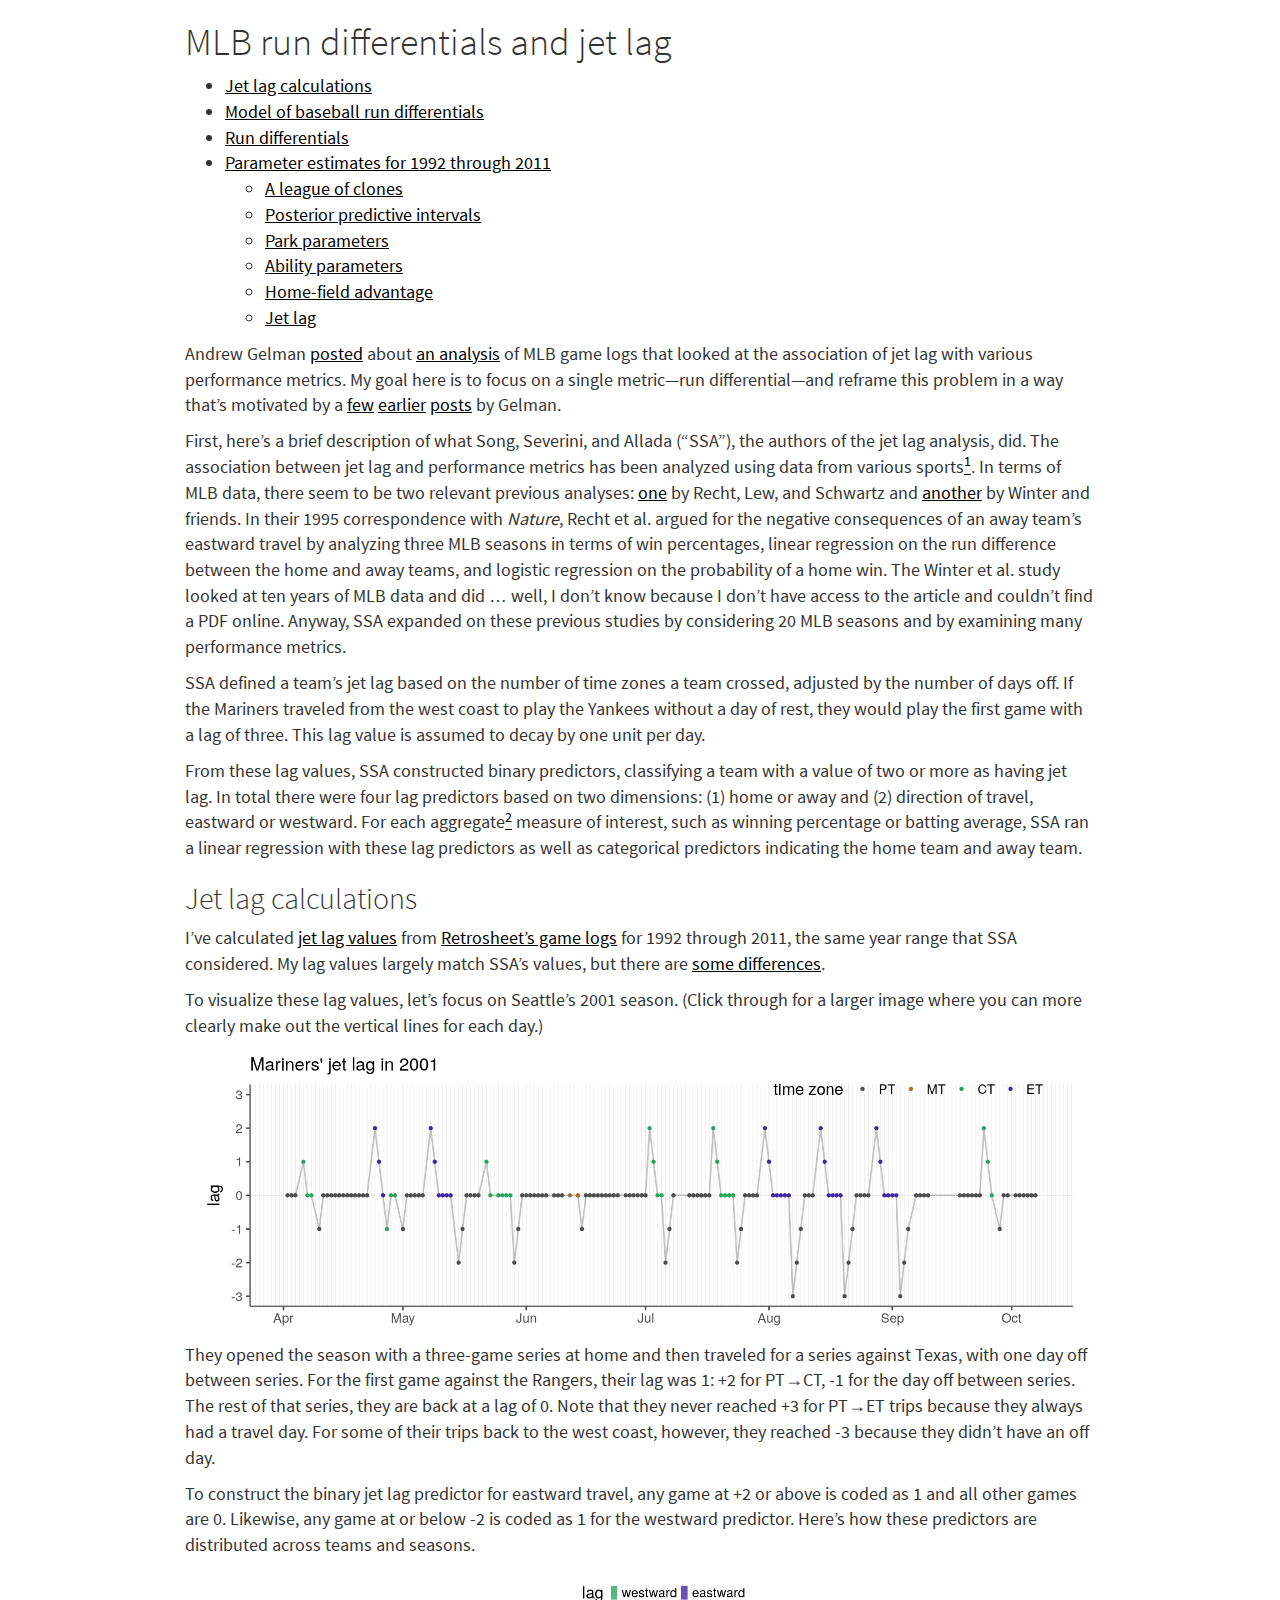
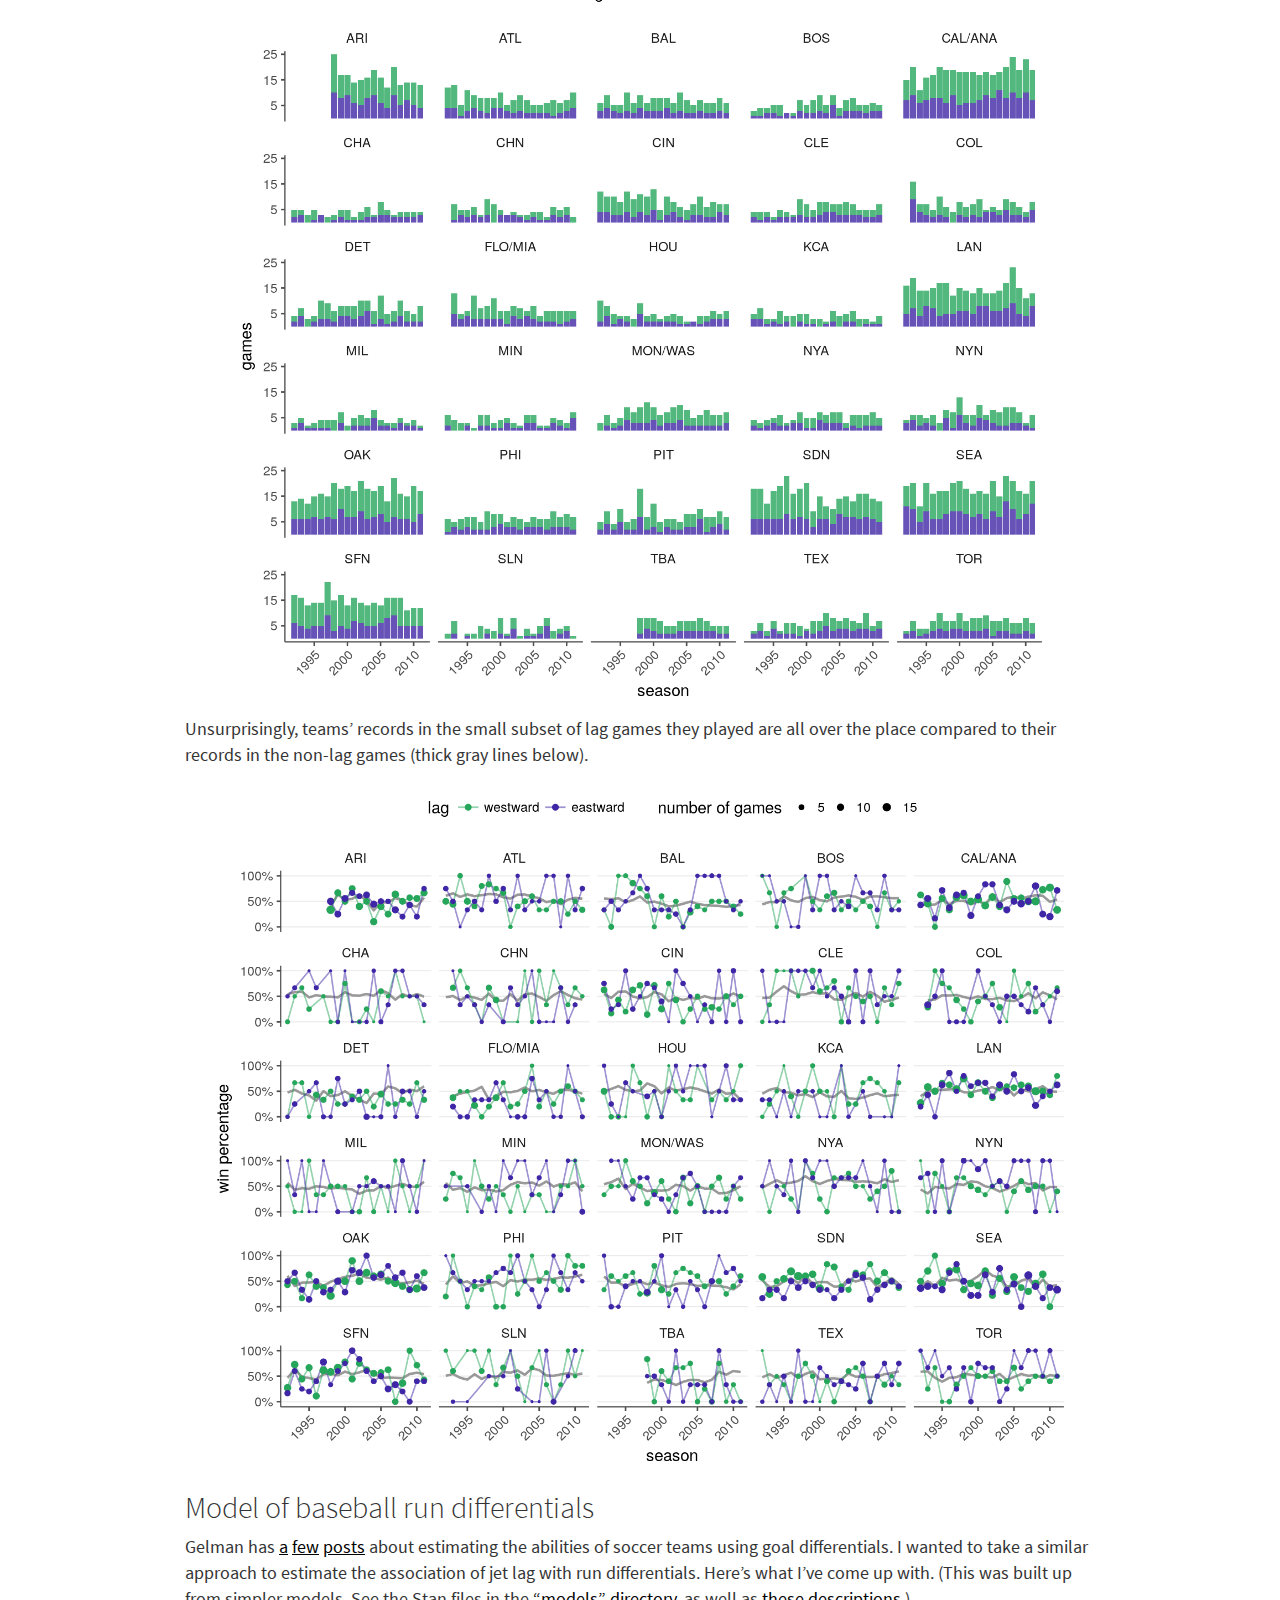
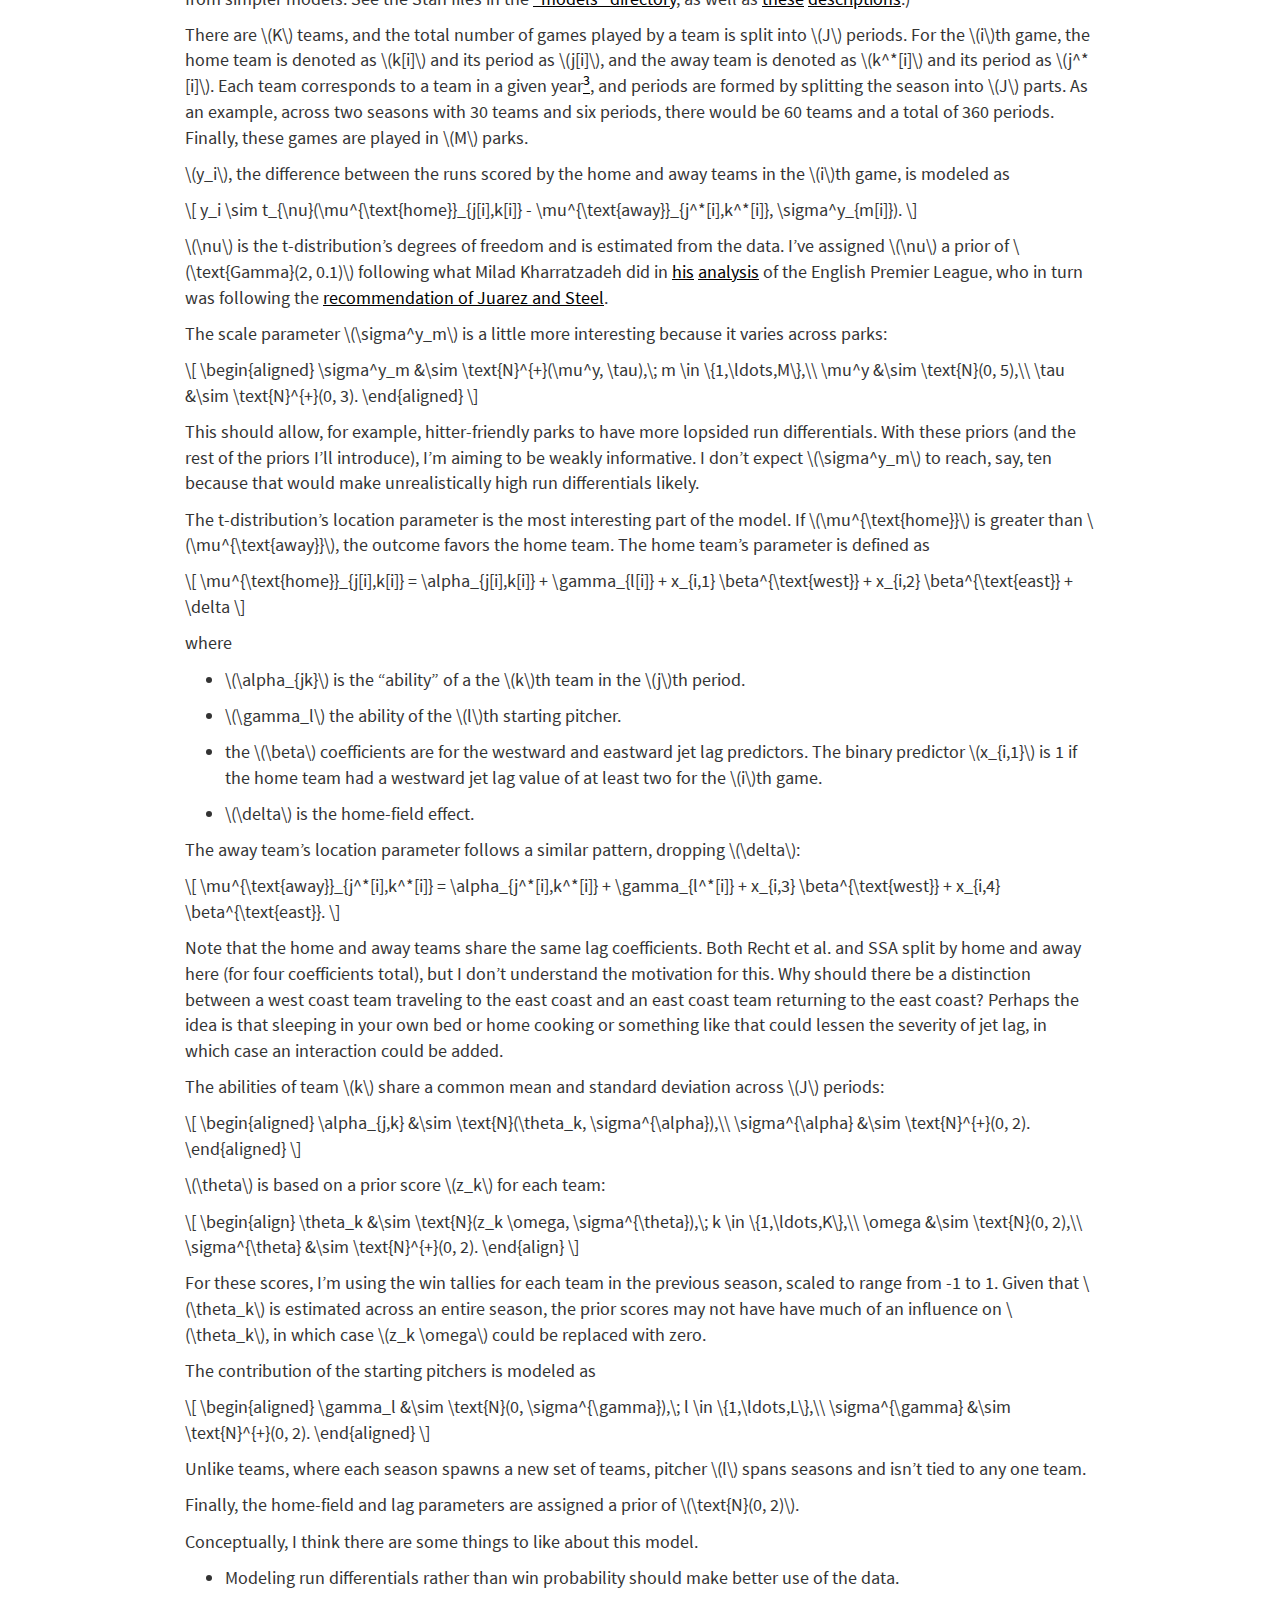
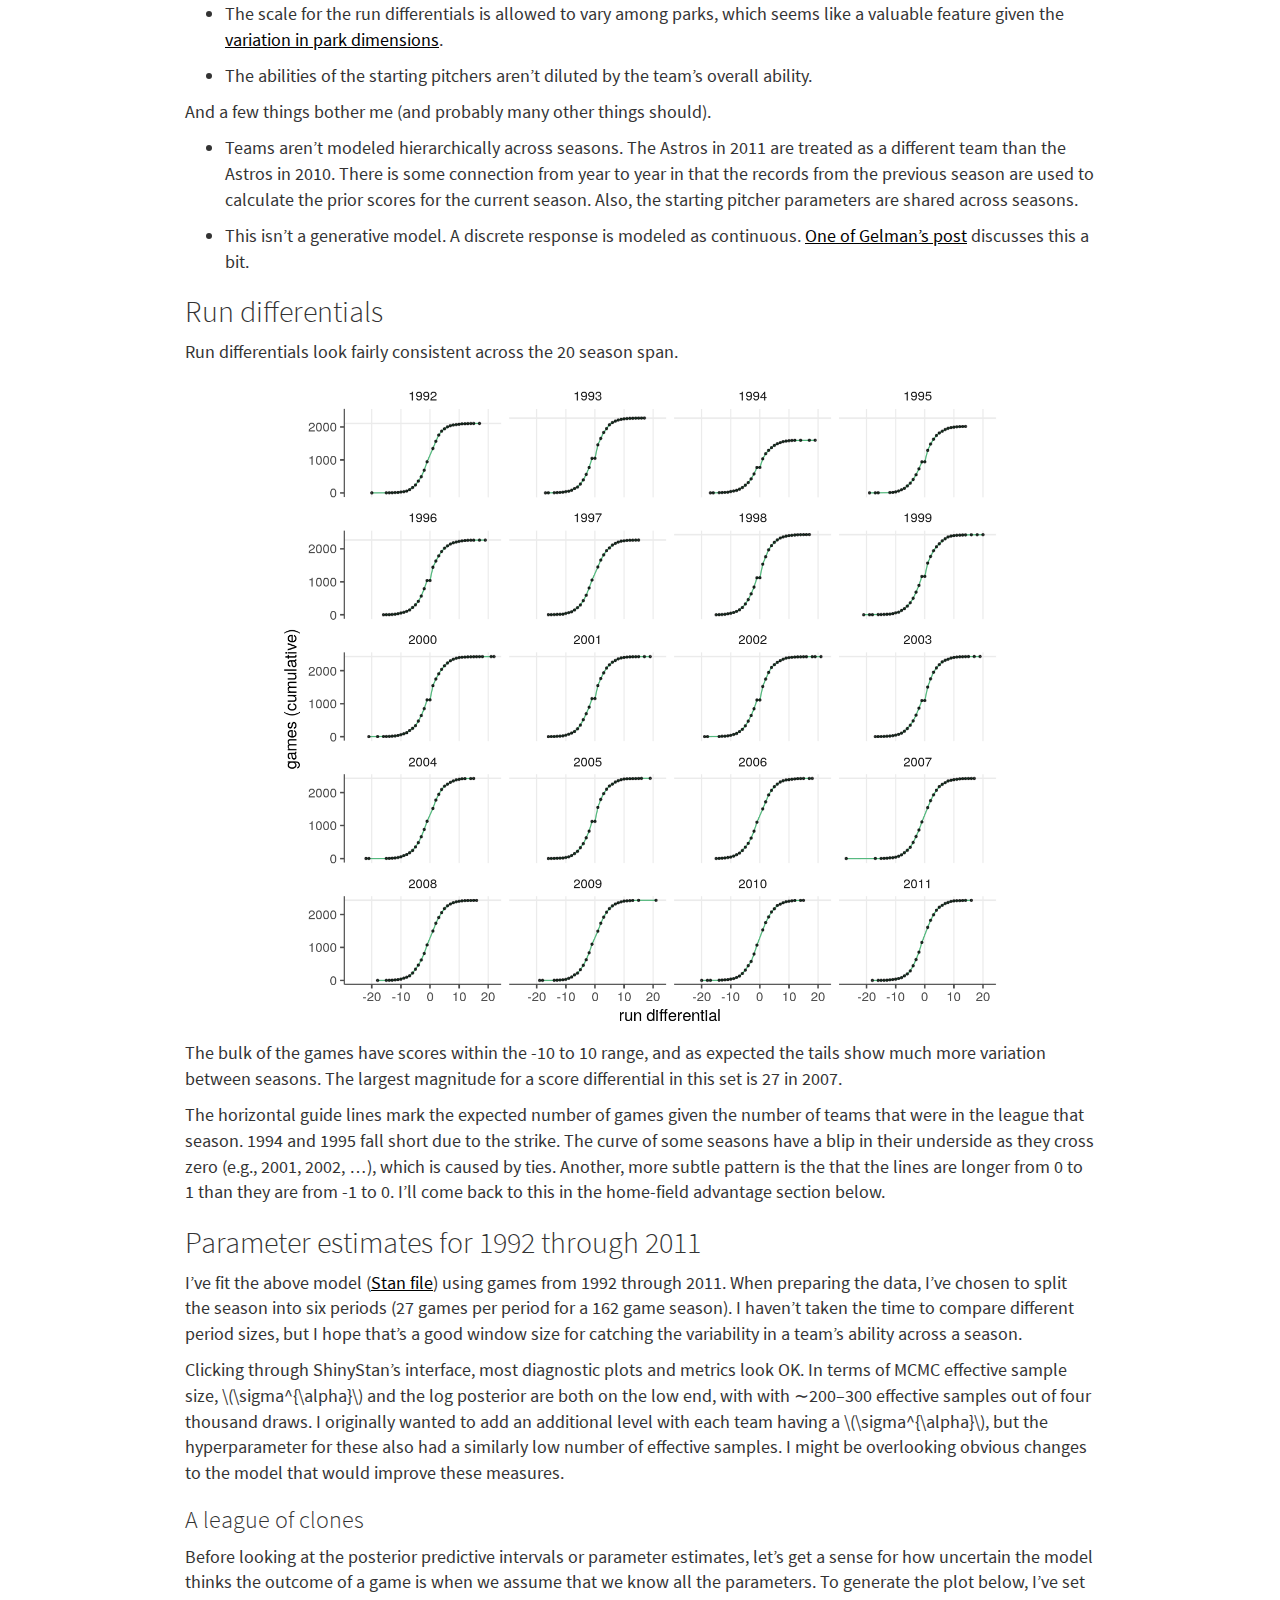
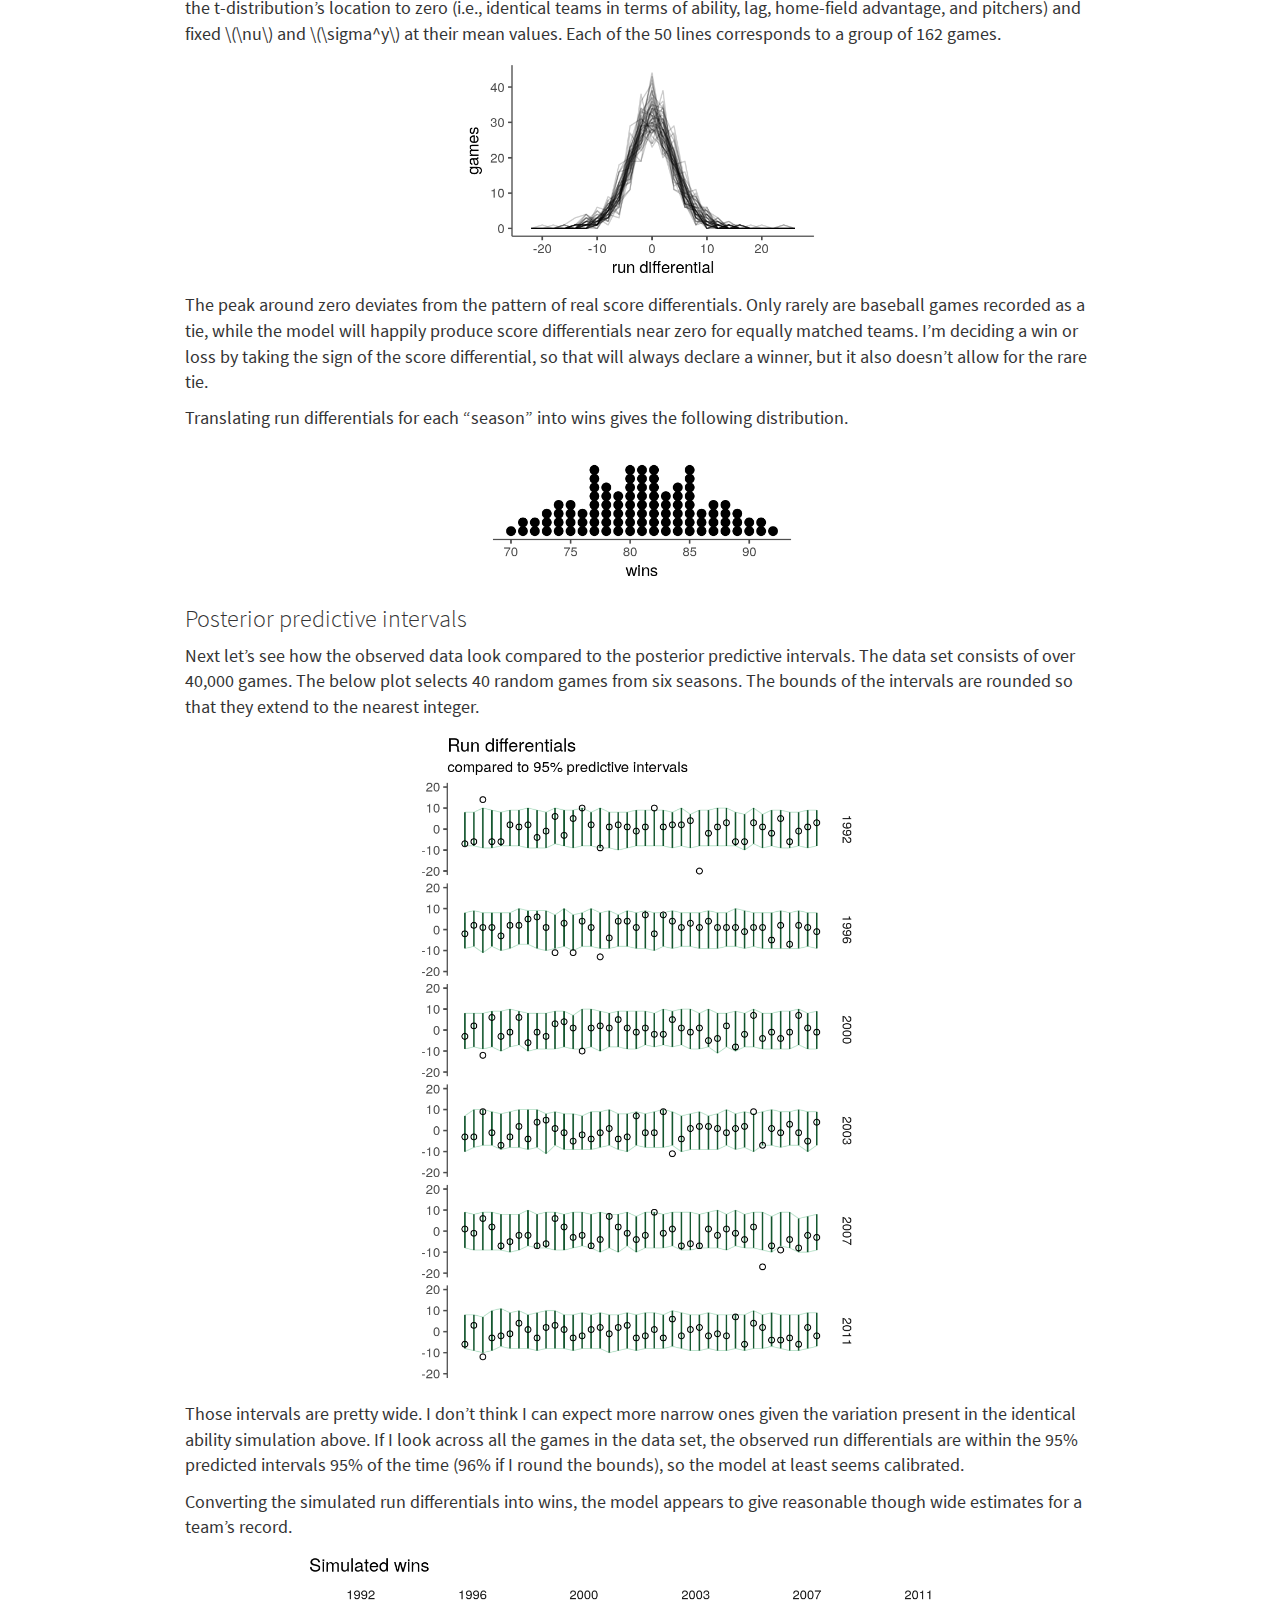
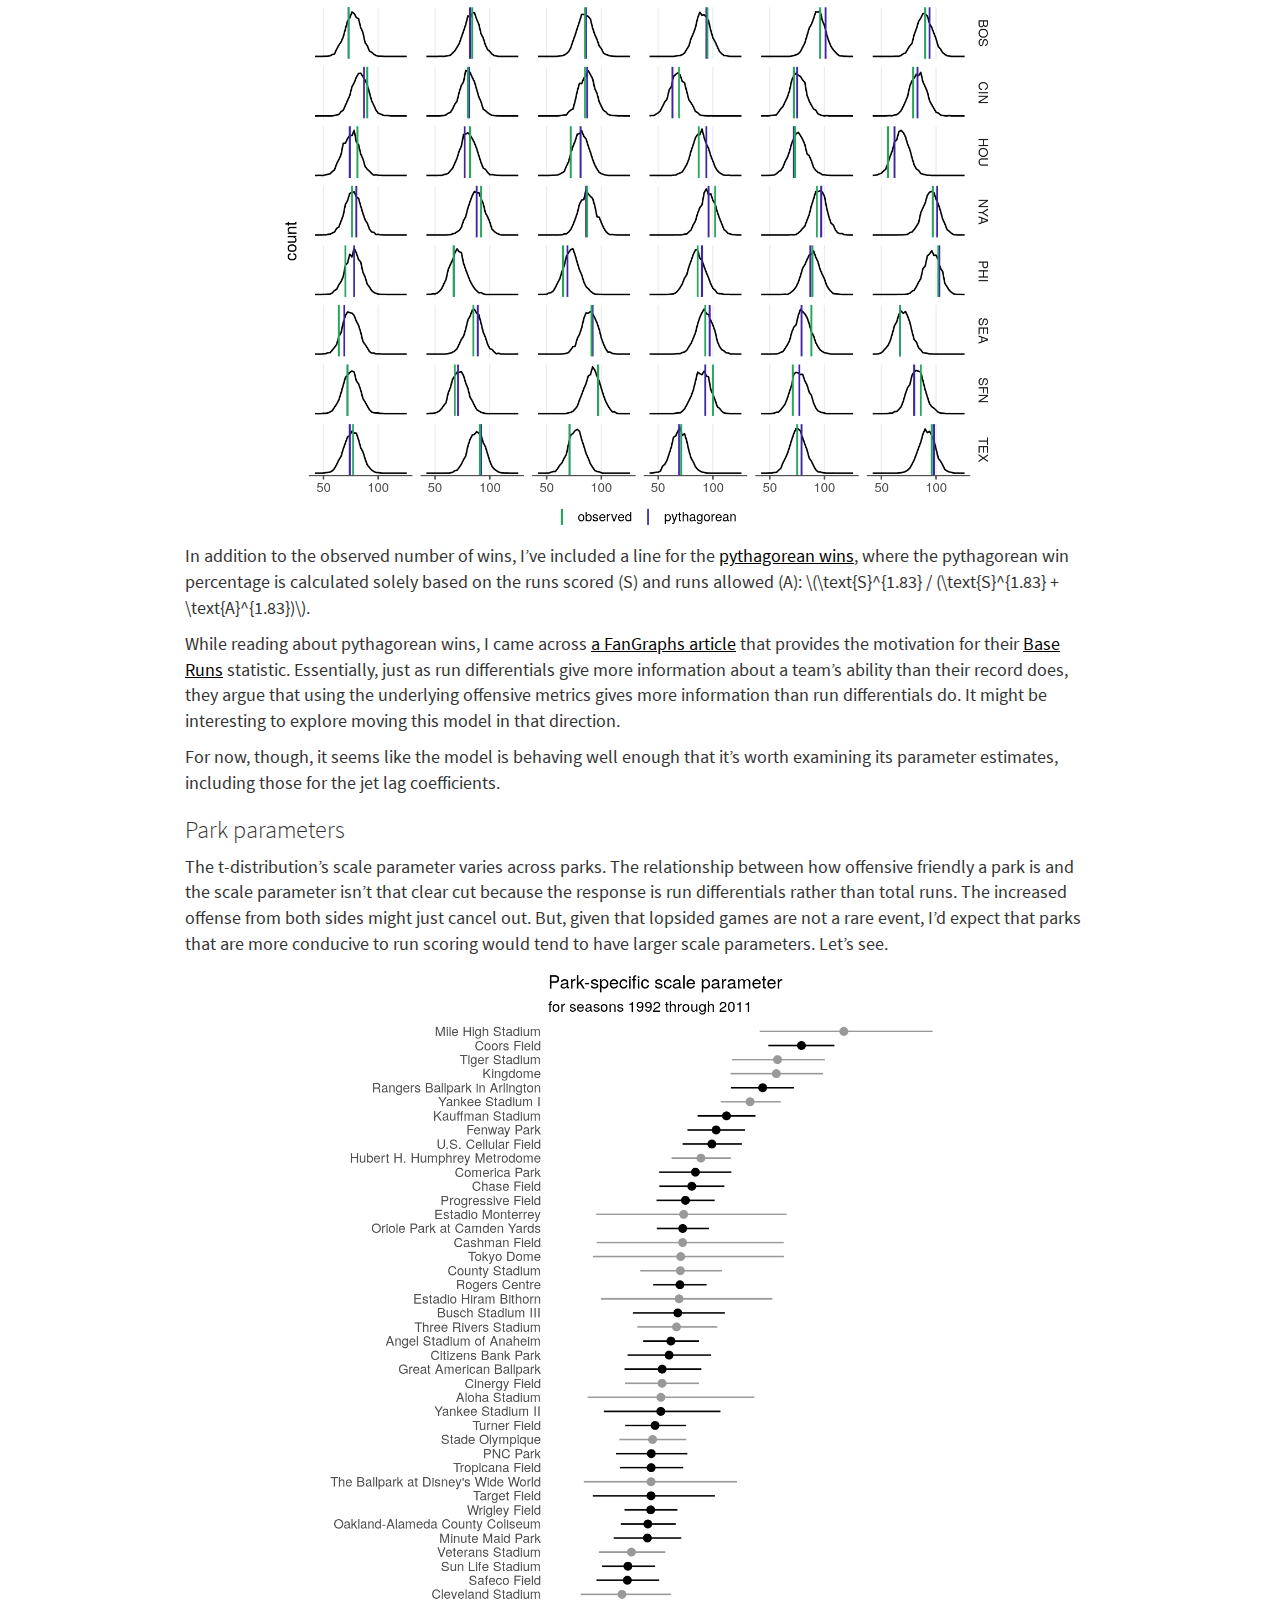
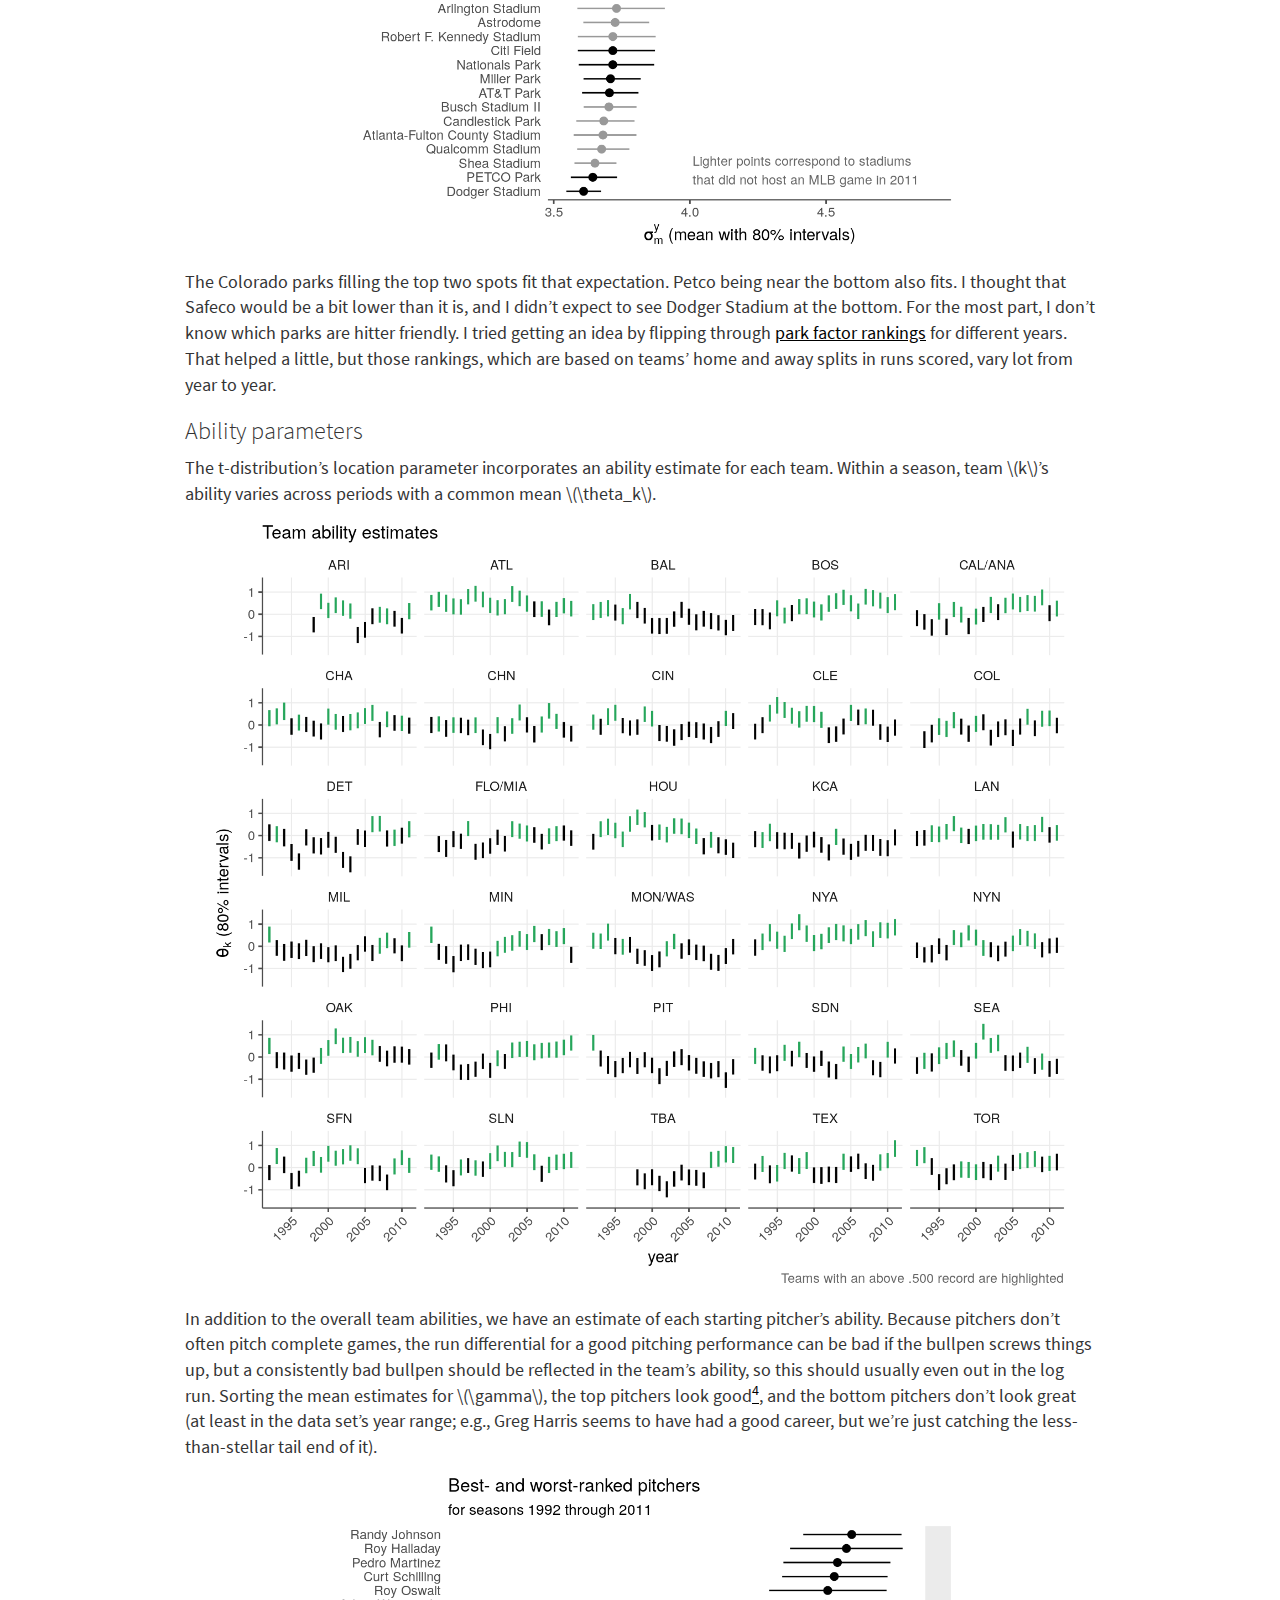
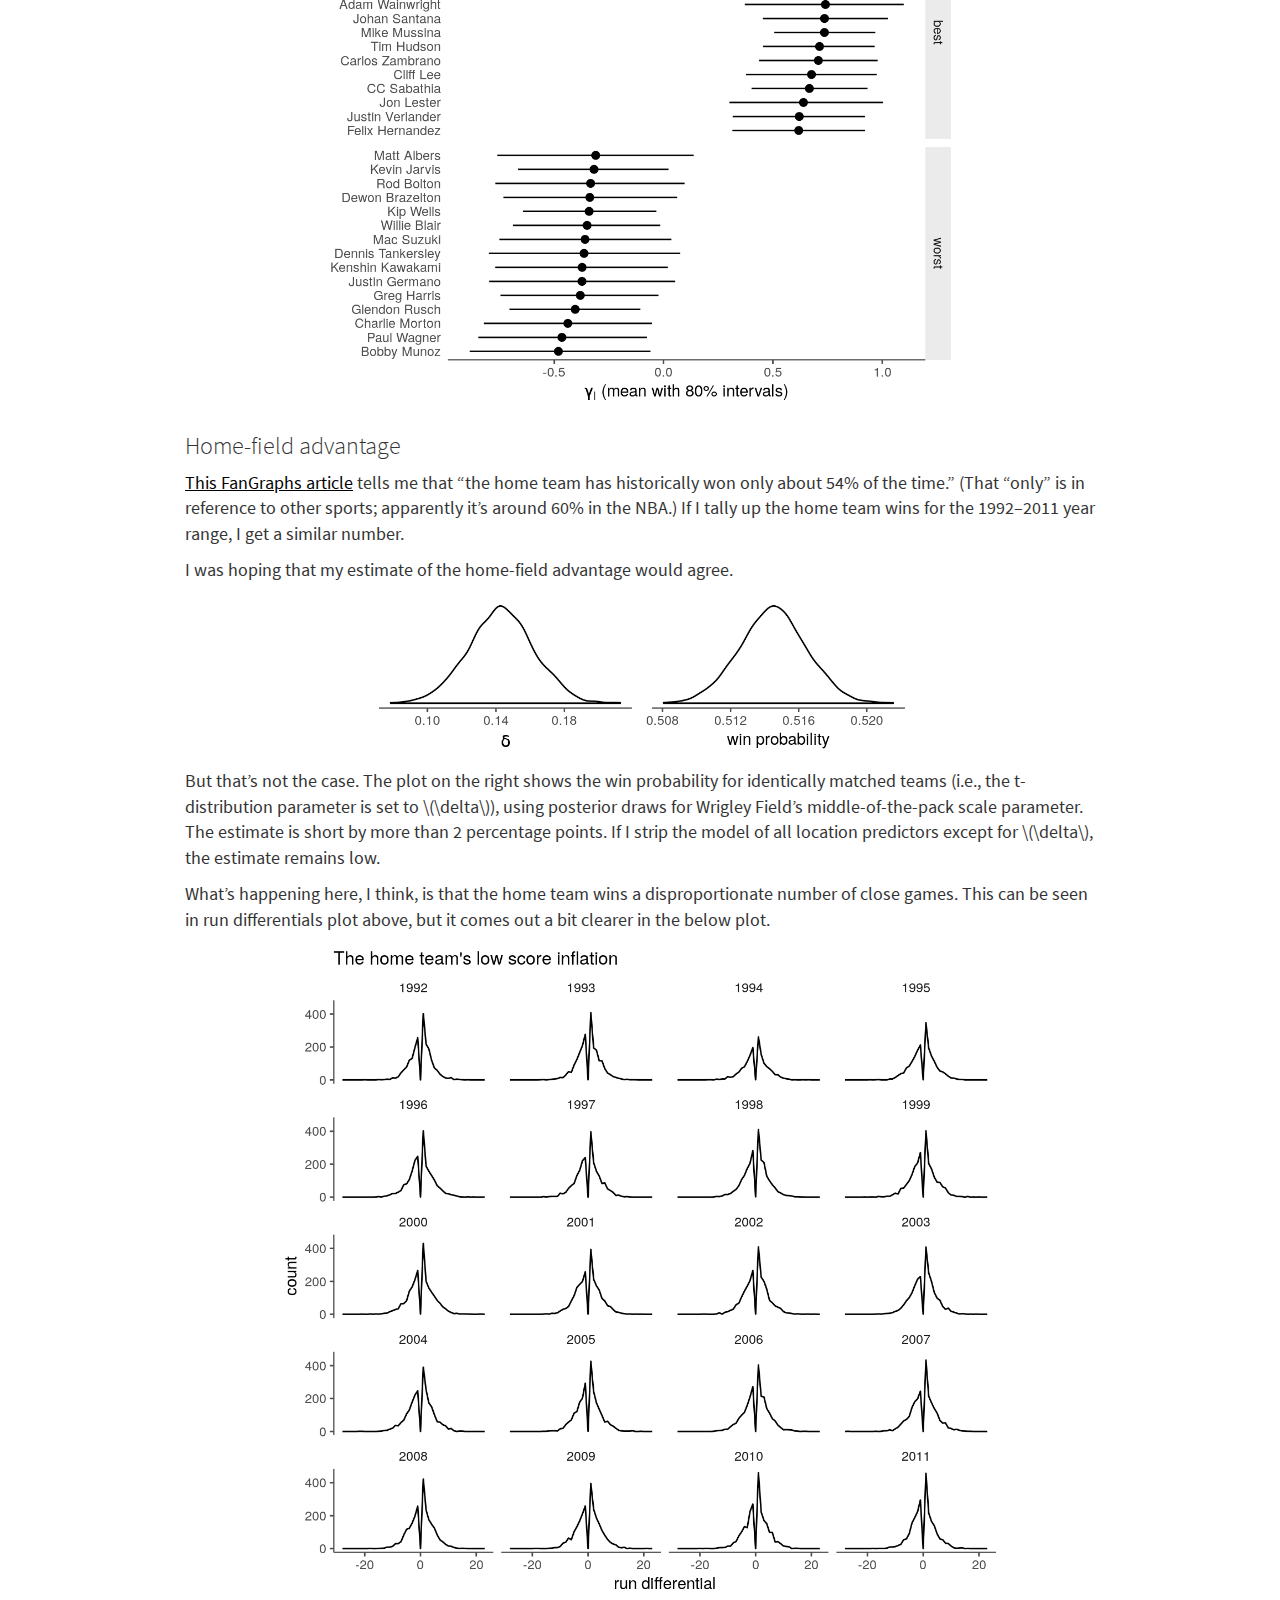
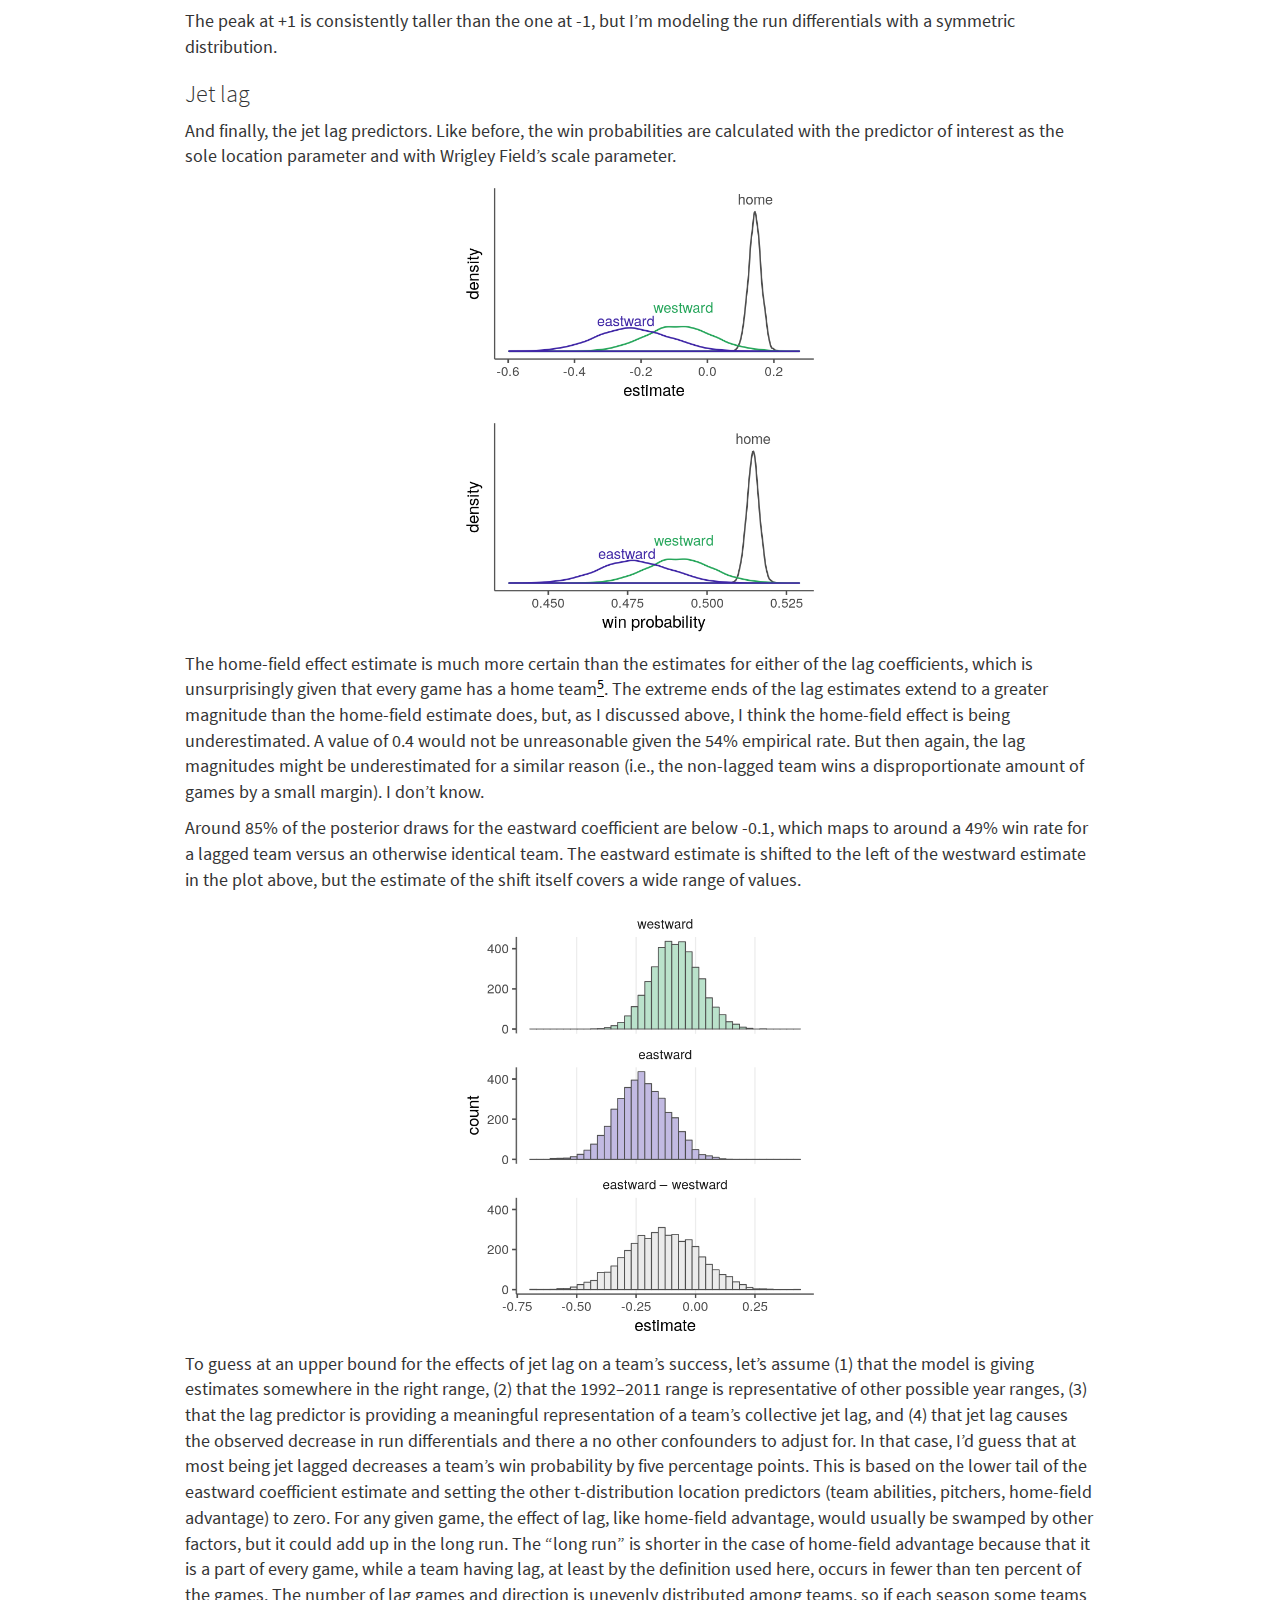
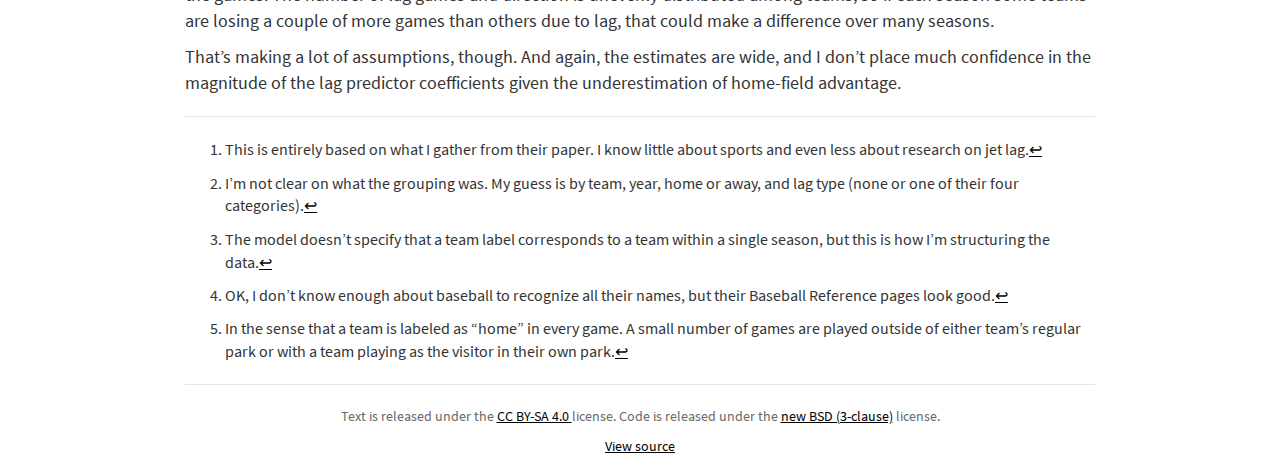
<file: index.html>
<!DOCTYPE html>

<html xmlns="http://www.w3.org/1999/xhtml">

<head>

<meta charset="utf-8" />
<meta http-equiv="Content-Type" content="text/html; charset=utf-8" />
<meta name="generator" content="pandoc" />




<title>MLB run differentials and jet lag</title>

<script src="site_libs/jquery-1.11.3/jquery.min.js"></script>
<meta name="viewport" content="width=device-width, initial-scale=1" />
<link href="site_libs/bootstrap-3.3.5/css/cosmo.min.css" rel="stylesheet" />
<script src="site_libs/bootstrap-3.3.5/js/bootstrap.min.js"></script>
<script src="site_libs/bootstrap-3.3.5/shim/html5shiv.min.js"></script>
<script src="site_libs/bootstrap-3.3.5/shim/respond.min.js"></script>
<script src="site_libs/navigation-1.1/tabsets.js"></script>
<link href="site_libs/highlightjs-9.12.0/default.css" rel="stylesheet" />
<script src="site_libs/highlightjs-9.12.0/highlight.js"></script>

<style type="text/css">code{white-space: pre;}</style>
<style type="text/css">
  pre:not([class]) {
    background-color: white;
  }
</style>
<script type="text/javascript">
if (window.hljs) {
  hljs.configure({languages: []});
  hljs.initHighlightingOnLoad();
  if (document.readyState && document.readyState === "complete") {
    window.setTimeout(function() { hljs.initHighlighting(); }, 0);
  }
}
</script>



<style type="text/css">
h1 {
  font-size: 34px;
}
h1.title {
  font-size: 38px;
}
h2 {
  font-size: 30px;
}
h3 {
  font-size: 24px;
}
h4 {
  font-size: 18px;
}
h5 {
  font-size: 16px;
}
h6 {
  font-size: 12px;
}
.table th:not([align]) {
  text-align: left;
}
</style>

<link rel="stylesheet" href="styles.css" type="text/css" />

</head>

<body>

<style type = "text/css">
.main-container {
  max-width: 940px;
  margin-left: auto;
  margin-right: auto;
}
code {
  color: inherit;
  background-color: rgba(0, 0, 0, 0.04);
}
img {
  max-width:100%;
  height: auto;
}
.tabbed-pane {
  padding-top: 12px;
}
button.code-folding-btn:focus {
  outline: none;
}
</style>



<div class="container-fluid main-container">

<!-- tabsets -->
<script>
$(document).ready(function () {
  window.buildTabsets("TOC");
});
</script>

<!-- code folding -->






<div class="fluid-row" id="header">



<h1 class="title toc-ignore">MLB run differentials and jet lag</h1>

</div>

<div id="TOC">
<ul>
<li><a href="#jet-lag-calculations">Jet lag calculations</a></li>
<li><a href="#model-of-baseball-run-differentials">Model of baseball run differentials</a></li>
<li><a href="#run-differentials">Run differentials</a></li>
<li><a href="#parameter-estimates-for-1992-through-2011">Parameter estimates for 1992 through 2011</a><ul>
<li><a href="#a-league-of-clones">A league of clones</a></li>
<li><a href="#posterior-predictive-intervals">Posterior predictive intervals</a></li>
<li><a href="#park-parameters">Park parameters</a></li>
<li><a href="#ability-parameters">Ability parameters</a></li>
<li><a href="#home-field-advantage">Home-field advantage</a></li>
<li><a href="#jet-lag">Jet lag</a></li>
</ul></li>
</ul>
</div>

<p>Andrew Gelman <a href="http://andrewgelman.com/2017/08/04/hadnt-jet-lag-junior-certainly-wouldve-banged-756-hrs-career/">posted</a> about <a href="http://dx.doi.org/10.1073/pnas.1608847114">an analysis</a> of MLB game logs that looked at the association of jet lag with various performance metrics. My goal here is to focus on a single metric—run differential—and reframe this problem in a way that’s motivated by a <a href="http://andrewgelman.com/2014/07/13/stan-analyzes-world-cup-data/">few</a> <a href="http://andrewgelman.com/2014/07/15/stan-world-cup-update/">earlier</a> <a href="http://andrewgelman.com/2017/05/17/using-stan-week-week-updating-estimated-soccer-team-abilites/">posts</a> by Gelman.</p>
<p>First, here’s a brief description of what Song, Severini, and Allada (“SSA”), the authors of the jet lag analysis, did. The association between jet lag and performance metrics has been analyzed using data from various sports<a href="#fn1" class="footnoteRef" id="fnref1"><sup>1</sup></a>. In terms of MLB data, there seem to be two relevant previous analyses: <a href="http://dx.doi.org/10.1038/377583a0">one</a> by Recht, Lew, and Schwartz and <a href="https://doi.org/10.1123/ijspp.4.3.394">another</a> by Winter and friends. In their 1995 correspondence with <em>Nature</em>, Recht et al. argued for the negative consequences of an away team’s eastward travel by analyzing three MLB seasons in terms of win percentages, linear regression on the run difference between the home and away teams, and logistic regression on the probability of a home win. The Winter et al. study looked at ten years of MLB data and did … well, I don’t know because I don’t have access to the article and couldn’t find a PDF online. Anyway, SSA expanded on these previous studies by considering 20 MLB seasons and by examining many performance metrics.</p>
<p>SSA defined a team’s jet lag based on the number of time zones a team crossed, adjusted by the number of days off. If the Mariners traveled from the west coast to play the Yankees without a day of rest, they would play the first game with a lag of three. This lag value is assumed to decay by one unit per day.</p>
<p>From these lag values, SSA constructed binary predictors, classifying a team with a value of two or more as having jet lag. In total there were four lag predictors based on two dimensions: (1) home or away and (2) direction of travel, eastward or westward. For each aggregate<a href="#fn2" class="footnoteRef" id="fnref2"><sup>2</sup></a> measure of interest, such as winning percentage or batting average, SSA ran a linear regression with these lag predictors as well as categorical predictors indicating the home team and away team.</p>
<div id="jet-lag-calculations" class="section level2">
<h2>Jet lag calculations</h2>
<p>I’ve calculated <a href="log-with-lags-cleaned.csv.gz">jet lag values</a> from <a href="http://www.retrosheet.org/">Retrosheet’s game logs</a> for 1992 through 2011, the same year range that SSA considered. My lag values largely match SSA’s values, but there are <a href="lag-calculation-checks.html">some differences</a>.</p>
<p>To visualize these lag values, let’s focus on Seattle’s 2001 season. (Click through for a larger image where you can more clearly make out the vertical lines for each day.)</p>
<p><img src="index_files/figure-html/lag-plot-1.png" width="97%" style="display: block; margin: auto;" /></p>
<p>They opened the season with a three-game series at home and then traveled for a series against Texas, with one day off between series. For the first game against the Rangers, their lag was 1: +2 for PT→CT, -1 for the day off between series. The rest of that series, they are back at a lag of 0. Note that they never reached +3 for PT→ET trips because they always had a travel day. For some of their trips back to the west coast, however, they reached -3 because they didn’t have an off day.</p>
<p>To construct the binary jet lag predictor for eastward travel, any game at +2 or above is coded as 1 and all other games are 0. Likewise, any game at or below -2 is coded as 1 for the westward predictor. Here’s how these predictors are distributed across teams and seasons.</p>
<p><img src="index_files/figure-html/lag_counts_plot-1.png" width="90%" style="display: block; margin: auto;" /></p>
<p>Unsurprisingly, teams’ records in the small subset of lag games they played are all over the place compared to their records in the non-lag games (thick gray lines below).</p>
<p><img src="index_files/figure-html/wperc_plot-1.png" width="95%" style="display: block; margin: auto;" /></p>
</div>
<div id="model-of-baseball-run-differentials" class="section level2">
<h2>Model of baseball run differentials</h2>
<p>Gelman has <a href="http://andrewgelman.com/2014/07/13/stan-analyzes-world-cup-data/">a</a> <a href="http://andrewgelman.com/2014/07/15/stan-world-cup-update/">few</a> <a href="http://andrewgelman.com/2017/05/17/using-stan-week-week-updating-estimated-soccer-team-abilites/">posts</a> about estimating the abilities of soccer teams using goal differentials. I wanted to take a similar approach to estimate the association of jet lag with run differentials. Here’s what I’ve come up with. (This was built up from simpler models. See the Stan files in the <a href="https://github.com/kyleam/mlb-rundiff/tree/master/code/models">“models” directory</a>, as well as <a href="rundiff-oneseason-2011.html">these</a> <a href="rundiff-split-2011.html">descriptions</a>.)</p>
<p>There are <span class="math inline">\(K\)</span> teams, and the total number of games played by a team is split into <span class="math inline">\(J\)</span> periods. For the <span class="math inline">\(i\)</span>th game, the home team is denoted as <span class="math inline">\(k[i]\)</span> and its period as <span class="math inline">\(j[i]\)</span>, and the away team is denoted as <span class="math inline">\(k^*[i]\)</span> and its period as <span class="math inline">\(j^*[i]\)</span>. Each team corresponds to a team in a given year<a href="#fn3" class="footnoteRef" id="fnref3"><sup>3</sup></a>, and periods are formed by splitting the season into <span class="math inline">\(J\)</span> parts. As an example, across two seasons with 30 teams and six periods, there would be 60 teams and a total of 360 periods. Finally, these games are played in <span class="math inline">\(M\)</span> parks.</p>
<p><span class="math inline">\(y_i\)</span>, the difference between the runs scored by the home and away teams in the <span class="math inline">\(i\)</span>th game, is modeled as</p>
<p><span class="math display">\[
y_i \sim t_{\nu}(\mu^{\text{home}}_{j[i],k[i]} -
\mu^{\text{away}}_{j^*[i],k^*[i]},
\sigma^y_{m[i]}).
\]</span></p>
<p><span class="math inline">\(\nu\)</span> is the t-distribution’s degrees of freedom and is estimated from the data. I’ve assigned <span class="math inline">\(\nu\)</span> a prior of <span class="math inline">\(\text{Gamma}(2, 0.1)\)</span> following what Milad Kharratzadeh did in <a href="http://andrewgelman.com/2017/05/17/using-stan-week-week-updating-estimated-soccer-team-abilites/">his</a> <a href="https://github.com/milkha/EPL">analysis</a> of the English Premier League, who in turn was following the <a href="http://dx.doi.org/10.1198/jbes.2009.07145">recommendation of Juarez and Steel</a>.</p>
<p>The scale parameter <span class="math inline">\(\sigma^y_m\)</span> is a little more interesting because it varies across parks:</p>
<p><span class="math display">\[
\begin{aligned}
\sigma^y_m &amp;\sim \text{N}^{+}(\mu^y, \tau),\; m \in \{1,\ldots,M\},\\
\mu^y &amp;\sim \text{N}(0, 5),\\
\tau &amp;\sim \text{N}^{+}(0, 3).
\end{aligned}
\]</span></p>
<p>This should allow, for example, hitter-friendly parks to have more lopsided run differentials. With these priors (and the rest of the priors I’ll introduce), I’m aiming to be weakly informative. I don’t expect <span class="math inline">\(\sigma^y_m\)</span> to reach, say, ten because that would make unrealistically high run differentials likely.</p>
<p>The t-distribution’s location parameter is the most interesting part of the model. If <span class="math inline">\(\mu^{\text{home}}\)</span> is greater than <span class="math inline">\(\mu^{\text{away}}\)</span>, the outcome favors the home team. The home team’s parameter is defined as</p>
<p><span class="math display">\[
\mu^{\text{home}}_{j[i],k[i]} = \alpha_{j[i],k[i]} +
\gamma_{l[i]} +
x_{i,1} \beta^{\text{west}} +
x_{i,2} \beta^{\text{east}} +
\delta
\]</span></p>
<p>where</p>
<ul>
<li><p><span class="math inline">\(\alpha_{jk}\)</span> is the “ability” of a the <span class="math inline">\(k\)</span>th team in the <span class="math inline">\(j\)</span>th period.</p></li>
<li><p><span class="math inline">\(\gamma_l\)</span> the ability of the <span class="math inline">\(l\)</span>th starting pitcher.</p></li>
<li><p>the <span class="math inline">\(\beta\)</span> coefficients are for the westward and eastward jet lag predictors. The binary predictor <span class="math inline">\(x_{i,1}\)</span> is 1 if the home team had a westward jet lag value of at least two for the <span class="math inline">\(i\)</span>th game.</p></li>
<li><p><span class="math inline">\(\delta\)</span> is the home-field effect.</p></li>
</ul>
<p>The away team’s location parameter follows a similar pattern, dropping <span class="math inline">\(\delta\)</span>:</p>
<p><span class="math display">\[
\mu^{\text{away}}_{j^*[i],k^*[i]} =
\alpha_{j^*[i],k^*[i]} +
\gamma_{l^*[i]} +
x_{i,3} \beta^{\text{west}} +
x_{i,4} \beta^{\text{east}}.
\]</span></p>
<p>Note that the home and away teams share the same lag coefficients. Both Recht et al. and SSA split by home and away here (for four coefficients total), but I don’t understand the motivation for this. Why should there be a distinction between a west coast team traveling to the east coast and an east coast team returning to the east coast? Perhaps the idea is that sleeping in your own bed or home cooking or something like that could lessen the severity of jet lag, in which case an interaction could be added.</p>
<p>The abilities of team <span class="math inline">\(k\)</span> share a common mean and standard deviation across <span class="math inline">\(J\)</span> periods:</p>
<p><span class="math display">\[
\begin{aligned}
\alpha_{j,k} &amp;\sim \text{N}(\theta_k, \sigma^{\alpha}),\\
\sigma^{\alpha} &amp;\sim \text{N}^{+}(0, 2).
\end{aligned}
\]</span></p>
<p><span class="math inline">\(\theta\)</span> is based on a prior score <span class="math inline">\(z_k\)</span> for each team:</p>
<p><span class="math display">\[
\begin{align}
\theta_k &amp;\sim \text{N}(z_k \omega, \sigma^{\theta}),\;
k \in \{1,\ldots,K\},\\
\omega &amp;\sim \text{N}(0, 2),\\
\sigma^{\theta} &amp;\sim \text{N}^{+}(0, 2).
\end{align}
\]</span></p>
<p>For these scores, I’m using the win tallies for each team in the previous season, scaled to range from -1 to 1. Given that <span class="math inline">\(\theta_k\)</span> is estimated across an entire season, the prior scores may not have have much of an influence on <span class="math inline">\(\theta_k\)</span>, in which case <span class="math inline">\(z_k \omega\)</span> could be replaced with zero.</p>
<p>The contribution of the starting pitchers is modeled as</p>
<p><span class="math display">\[
\begin{aligned}
\gamma_l &amp;\sim \text{N}(0, \sigma^{\gamma}),\;
l \in \{1,\ldots,L\},\\
\sigma^{\gamma} &amp;\sim \text{N}^{+}(0, 2).
\end{aligned}
\]</span></p>
<p>Unlike teams, where each season spawns a new set of teams, pitcher <span class="math inline">\(l\)</span> spans seasons and isn’t tied to any one team.</p>
<p>Finally, the home-field and lag parameters are assigned a prior of <span class="math inline">\(\text{N}(0, 2)\)</span>.</p>
<p>Conceptually, I think there are some things to like about this model.</p>
<ul>
<li><p>Modeling run differentials rather than win probability should make better use of the data.</p></li>
<li><p>The scale for the run differentials is allowed to vary among parks, which seems like a valuable feature given the <a href="https://visual.ly/community/infographic/sports/baseballs-many-physical-dimensions">variation in park dimensions</a>.</p></li>
<li><p>The abilities of the starting pitchers aren’t diluted by the team’s overall ability.</p></li>
</ul>
<p>And a few things bother me (and probably many other things should).</p>
<ul>
<li><p>Teams aren’t modeled hierarchically across seasons. The Astros in 2011 are treated as a different team than the Astros in 2010. There is some connection from year to year in that the records from the previous season are used to calculate the prior scores for the current season. Also, the starting pitcher parameters are shared across seasons.</p></li>
<li><p>This isn’t a generative model. A discrete response is modeled as continuous. <a href="http://andrewgelman.com/2014/07/13/stan-analyzes-world-cup-data/">One of Gelman’s post</a> discusses this a bit.</p></li>
</ul>
</div>
<div id="run-differentials" class="section level2">
<h2>Run differentials</h2>
<p>Run differentials look fairly consistent across the 20 season span.</p>
<p><img src="index_files/figure-html/rundiff_obs_hist-1.png" width="80%" style="display: block; margin: auto;" /></p>
<p>The bulk of the games have scores within the -10 to 10 range, and as expected the tails show much more variation between seasons. The largest magnitude for a score differential in this set is 27 in 2007.</p>
<p>The horizontal guide lines mark the expected number of games given the number of teams that were in the league that season. 1994 and 1995 fall short due to the strike. The curve of some seasons have a blip in their underside as they cross zero (e.g., 2001, 2002, …), which is caused by ties. Another, more subtle pattern is the that the lines are longer from 0 to 1 than they are from -1 to 0. I’ll come back to this in the home-field advantage section below.</p>
</div>
<div id="parameter-estimates-for-1992-through-2011" class="section level2">
<h2>Parameter estimates for 1992 through 2011</h2>
<p>I’ve fit the above model (<a href="https://github.com/kyleam/mlb-rundiff/tree/master/code/models/rundiff-lagwe.stan">Stan file</a>) using games from 1992 through 2011. When preparing the data, I’ve chosen to split the season into six periods (27 games per period for a 162 game season). I haven’t taken the time to compare different period sizes, but I hope that’s a good window size for catching the variability in a team’s ability across a season.</p>
<p>Clicking through ShinyStan’s interface, most diagnostic plots and metrics look OK. In terms of MCMC effective sample size, <span class="math inline">\(\sigma^{\alpha}\)</span> and the log posterior are both on the low end, with with ∼200–300 effective samples out of four thousand draws. I originally wanted to add an additional level with each team having a <span class="math inline">\(\sigma^{\alpha}\)</span>, but the hyperparameter for these also had a similarly low number of effective samples. I might be overlooking obvious changes to the model that would improve these measures.</p>
<div id="a-league-of-clones" class="section level3">
<h3>A league of clones</h3>
<p>Before looking at the posterior predictive intervals or parameter estimates, let’s get a sense for how uncertain the model thinks the outcome of a game is when we assume that we know all the parameters. To generate the plot below, I’ve set the t-distribution’s location to zero (i.e., identical teams in terms of ability, lag, home-field advantage, and pitchers) and fixed <span class="math inline">\(\nu\)</span> and <span class="math inline">\(\sigma^y\)</span> at their mean values. Each of the 50 lines corresponds to a group of 162 games.</p>
<p><img src="index_files/figure-html/sim_fixed_hist-1.png" width="40%" style="display: block; margin: auto;" /></p>
<p>The peak around zero deviates from the pattern of real score differentials. Only rarely are baseball games recorded as a tie, while the model will happily produce score differentials near zero for equally matched teams. I’m deciding a win or loss by taking the sign of the score differential, so that will always declare a winner, but it also doesn’t allow for the rare tie.</p>
<p>Translating run differentials for each “season” into wins gives the following distribution.</p>
<p><img src="index_files/figure-html/sim_fixed_wins_hist-1.png" width="35%" style="display: block; margin: auto;" /></p>
</div>
<div id="posterior-predictive-intervals" class="section level3">
<h3>Posterior predictive intervals</h3>
<p>Next let’s see how the observed data look compared to the posterior predictive intervals. The data set consists of over 40,000 games. The below plot selects 40 random games from six seasons. The bounds of the intervals are rounded so that they extend to the nearest integer.</p>
<p><img src="index_files/figure-html/sim_rgames_plot-1.png" width="50%" style="display: block; margin: auto;" /></p>
<p>Those intervals are pretty wide. I don’t think I can expect more narrow ones given the variation present in the identical ability simulation above. If I look across all the games in the data set, the observed run differentials are within the 95% predicted intervals 95% of the time (96% if I round the bounds), so the model at least seems calibrated.</p>
<!-- file: ../outputs/models/rundiff-lagwe_1992-2011-sim-cov.dat -->
<p>Converting the simulated run differentials into wins, the model appears to give reasonable though wide estimates for a team’s record.</p>
<p><img src="index_files/figure-html/sim_wins_plot-1.png" width="80%" style="display: block; margin: auto;" /></p>
<p>In addition to the observed number of wins, I’ve included a line for the <a href="https://www.sports-reference.com/blog/baseball-reference-faqs/">pythagorean wins</a>, where the pythagorean win percentage is calculated solely based on the runs scored (S) and runs allowed (A): <span class="math inline">\(\text{S}^{1.83} / (\text{S}^{1.83} + \text{A}^{1.83})\)</span>.</p>
<p>While reading about pythagorean wins, I came across <a href="http://www.fangraphs.com/library/team-record-pythagorean-record-and-base-runs/">a FanGraphs article</a> that provides the motivation for their <a href="http://www.fangraphs.com/library/features/baseruns/">Base Runs</a> statistic. Essentially, just as run differentials give more information about a team’s ability than their record does, they argue that using the underlying offensive metrics gives more information than run differentials do. It might be interesting to explore moving this model in that direction.</p>
<p>For now, though, it seems like the model is behaving well enough that it’s worth examining its parameter estimates, including those for the jet lag coefficients.</p>
</div>
<div id="park-parameters" class="section level3">
<h3>Park parameters</h3>
<p>The t-distribution’s scale parameter varies across parks. The relationship between how offensive friendly a park is and the scale parameter isn’t that clear cut because the response is run differentials rather than total runs. The increased offense from both sides might just cancel out. But, given that lopsided games are not a rare event, I’d expect that parks that are more conducive to run scoring would tend to have larger scale parameters. Let’s see.</p>
<p><img src="index_files/figure-html/park_eff_2011_plot-1.png" width="70%" style="display: block; margin: auto;" /></p>
<p>The Colorado parks filling the top two spots fit that expectation. Petco being near the bottom also fits. I thought that Safeco would be a bit lower than it is, and I didn’t expect to see Dodger Stadium at the bottom. For the most part, I don’t know which parks are hitter friendly. I tried getting an idea by flipping through <a href="http://www.espn.com/mlb/stats/parkfactor">park factor rankings</a> for different years. That helped a little, but those rankings, which are based on teams’ home and away splits in runs scored, vary lot from year to year.</p>
</div>
<div id="ability-parameters" class="section level3">
<h3>Ability parameters</h3>
<p>The t-distribution’s location parameter incorporates an ability estimate for each team. Within a season, team <span class="math inline">\(k\)</span>’s ability varies across periods with a common mean <span class="math inline">\(\theta_k\)</span>.</p>
<p><img src="index_files/figure-html/team_eff_plot-1.png" width="95%" style="display: block; margin: auto;" /></p>
<p>In addition to the overall team abilities, we have an estimate of each starting pitcher’s ability. Because pitchers don’t often pitch complete games, the run differential for a good pitching performance can be bad if the bullpen screws things up, but a consistently bad bullpen should be reflected in the team’s ability, so this should usually even out in the log run. Sorting the mean estimates for <span class="math inline">\(\gamma\)</span>, the top pitchers look good<a href="#fn4" class="footnoteRef" id="fnref4"><sup>4</sup></a>, and the bottom pitchers don’t look great (at least in the data set’s year range; e.g., Greg Harris seems to have had a good career, but we’re just catching the less-than-stellar tail end of it).</p>
<p><img src="index_files/figure-html/bw_pitch_plot-1.png" width="70%" style="display: block; margin: auto;" /></p>
</div>
<div id="home-field-advantage" class="section level3">
<h3>Home-field advantage</h3>
<p><a href="http://www.fangraphs.com/blogs/home-field-advantage-and-our-new-game-odds/">This FanGraphs article</a> tells me that “the home team has historically won only about 54% of the time.” (That “only” is in reference to other sports; apparently it’s around 60% in the NBA.) If I tally up the home team wins for the 1992–2011 year range, I get a similar number.</p>
<p>I was hoping that my estimate of the home-field advantage would agree.</p>
<p><img src="index_files/figure-html/delta_dens-1.png" width="60%" style="display: block; margin: auto;" /></p>
<p>But that’s not the case. The plot on the right shows the win probability for identically matched teams (i.e., the t-distribution parameter is set to <span class="math inline">\(\delta\)</span>), using posterior draws for Wrigley Field’s middle-of-the-pack scale parameter. The estimate is short by more than 2 percentage points. If I strip the model of all location predictors except for <span class="math inline">\(\delta\)</span>, the estimate remains low.</p>
<p>What’s happening here, I think, is that the home team wins a disproportionate number of close games. This can be seen in run differentials plot above, but it comes out a bit clearer in the below plot.</p>
<p><img src="index_files/figure-html/rundiff_freq_poly-1.png" width="80%" style="display: block; margin: auto;" /></p>
<p>The peak at +1 is consistently taller than the one at -1, but I’m modeling the run differentials with a symmetric distribution.</p>
</div>
<div id="jet-lag" class="section level3">
<h3>Jet lag</h3>
<p>And finally, the jet lag predictors. Like before, the win probabilities are calculated with the predictor of interest as the sole location parameter and with Wrigley Field’s scale parameter.</p>
<p><img src="index_files/figure-html/bs_plot-1.png" width="40%" style="display: block; margin: auto;" /></p>
<p><img src="index_files/figure-html/bs_probs_plot-1.png" width="40%" style="display: block; margin: auto;" /></p>
<p>The home-field effect estimate is much more certain than the estimates for either of the lag coefficients, which is unsurprisingly given that every game has a home team<a href="#fn5" class="footnoteRef" id="fnref5"><sup>5</sup></a>. The extreme ends of the lag estimates extend to a greater magnitude than the home-field estimate does, but, as I discussed above, I think the home-field effect is being underestimated. A value of 0.4 would not be unreasonable given the 54% empirical rate. But then again, the lag magnitudes might be underestimated for a similar reason (i.e., the non-lagged team wins a disproportionate amount of games by a small margin). I don’t know.</p>
<p>Around 85% of the posterior draws for the eastward coefficient are below -0.1, which maps to around a 49% win rate for a lagged team versus an otherwise identical team. The eastward estimate is shifted to the left of the westward estimate in the plot above, but the estimate of the shift itself covers a wide range of values.</p>
<p><img src="index_files/figure-html/ew_diff_plot-1.png" width="40%" style="display: block; margin: auto;" /></p>
<p>To guess at an upper bound for the effects of jet lag on a team’s success, let’s assume (1) that the model is giving estimates somewhere in the right range, (2) that the 1992–2011 range is representative of other possible year ranges, (3) that the lag predictor is providing a meaningful representation of a team’s collective jet lag, and (4) that jet lag causes the observed decrease in run differentials and there a no other confounders to adjust for. In that case, I’d guess that at most being jet lagged decreases a team’s win probability by five percentage points. This is based on the lower tail of the eastward coefficient estimate and setting the other t-distribution location predictors (team abilities, pitchers, home-field advantage) to zero. For any given game, the effect of lag, like home-field advantage, would usually be swamped by other factors, but it could add up in the long run. The “long run” is shorter in the case of home-field advantage because that it is a part of every game, while a team having lag, at least by the definition used here, occurs in fewer than ten percent of the games. The number of lag games and direction is unevenly distributed among teams, so if each season some teams are losing a couple of more games than others due to lag, that could make a difference over many seasons.</p>
<p>That’s making a lot of assumptions, though. And again, the estimates are wide, and I don’t place much confidence in the magnitude of the lag predictor coefficients given the underestimation of home-field advantage.</p>
</div>
</div>
<div class="footnotes">
<hr />
<ol>
<li id="fn1"><p>This is entirely based on what I gather from their paper. I know little about sports and even less about research on jet lag.<a href="#fnref1">↩</a></p></li>
<li id="fn2"><p>I’m not clear on what the grouping was. My guess is by team, year, home or away, and lag type (none or one of their four categories).<a href="#fnref2">↩</a></p></li>
<li id="fn3"><p>The model doesn’t specify that a team label corresponds to a team within a single season, but this is how I’m structuring the data.<a href="#fnref3">↩</a></p></li>
<li id="fn4"><p>OK, I don’t know enough about baseball to recognize all their names, but their Baseball Reference pages look good.<a href="#fnref4">↩</a></p></li>
<li id="fn5"><p>In the sense that a team is labeled as “home” in every game. A small number of games are played outside of either team’s regular park or with a team playing as the visitor in their own park.<a href="#fnref5">↩</a></p></li>
</ol>
</div>

<hr>
<div id="footer">
  <p>
    Text is released under the
    <a href="https://creativecommons.org/licenses/by-sa/4.0/">
      CC BY-SA 4.0 </a> license.
    Code is released under the
    <a href="https://opensource.org/licenses/BSD-3-Clause">
      new BSD (3-clause)</a> license.
  </p>
  <p>
    <a href="https://github.com/kyleam/mlb-rundiff/">View source</a>
  </p>
</div>



</div>

<script>

// add bootstrap table styles to pandoc tables
function bootstrapStylePandocTables() {
  $('tr.header').parent('thead').parent('table').addClass('table table-condensed');
}
$(document).ready(function () {
  bootstrapStylePandocTables();
});


</script>

<!-- dynamically load mathjax for compatibility with self-contained -->
<script>
  (function () {
    var script = document.createElement("script");
    script.type = "text/javascript";
    script.src  = "https://mathjax.rstudio.com/latest/MathJax.js?config=TeX-AMS-MML_HTMLorMML";
    document.getElementsByTagName("head")[0].appendChild(script);
  })();
</script>

</body>
</html>
</file>
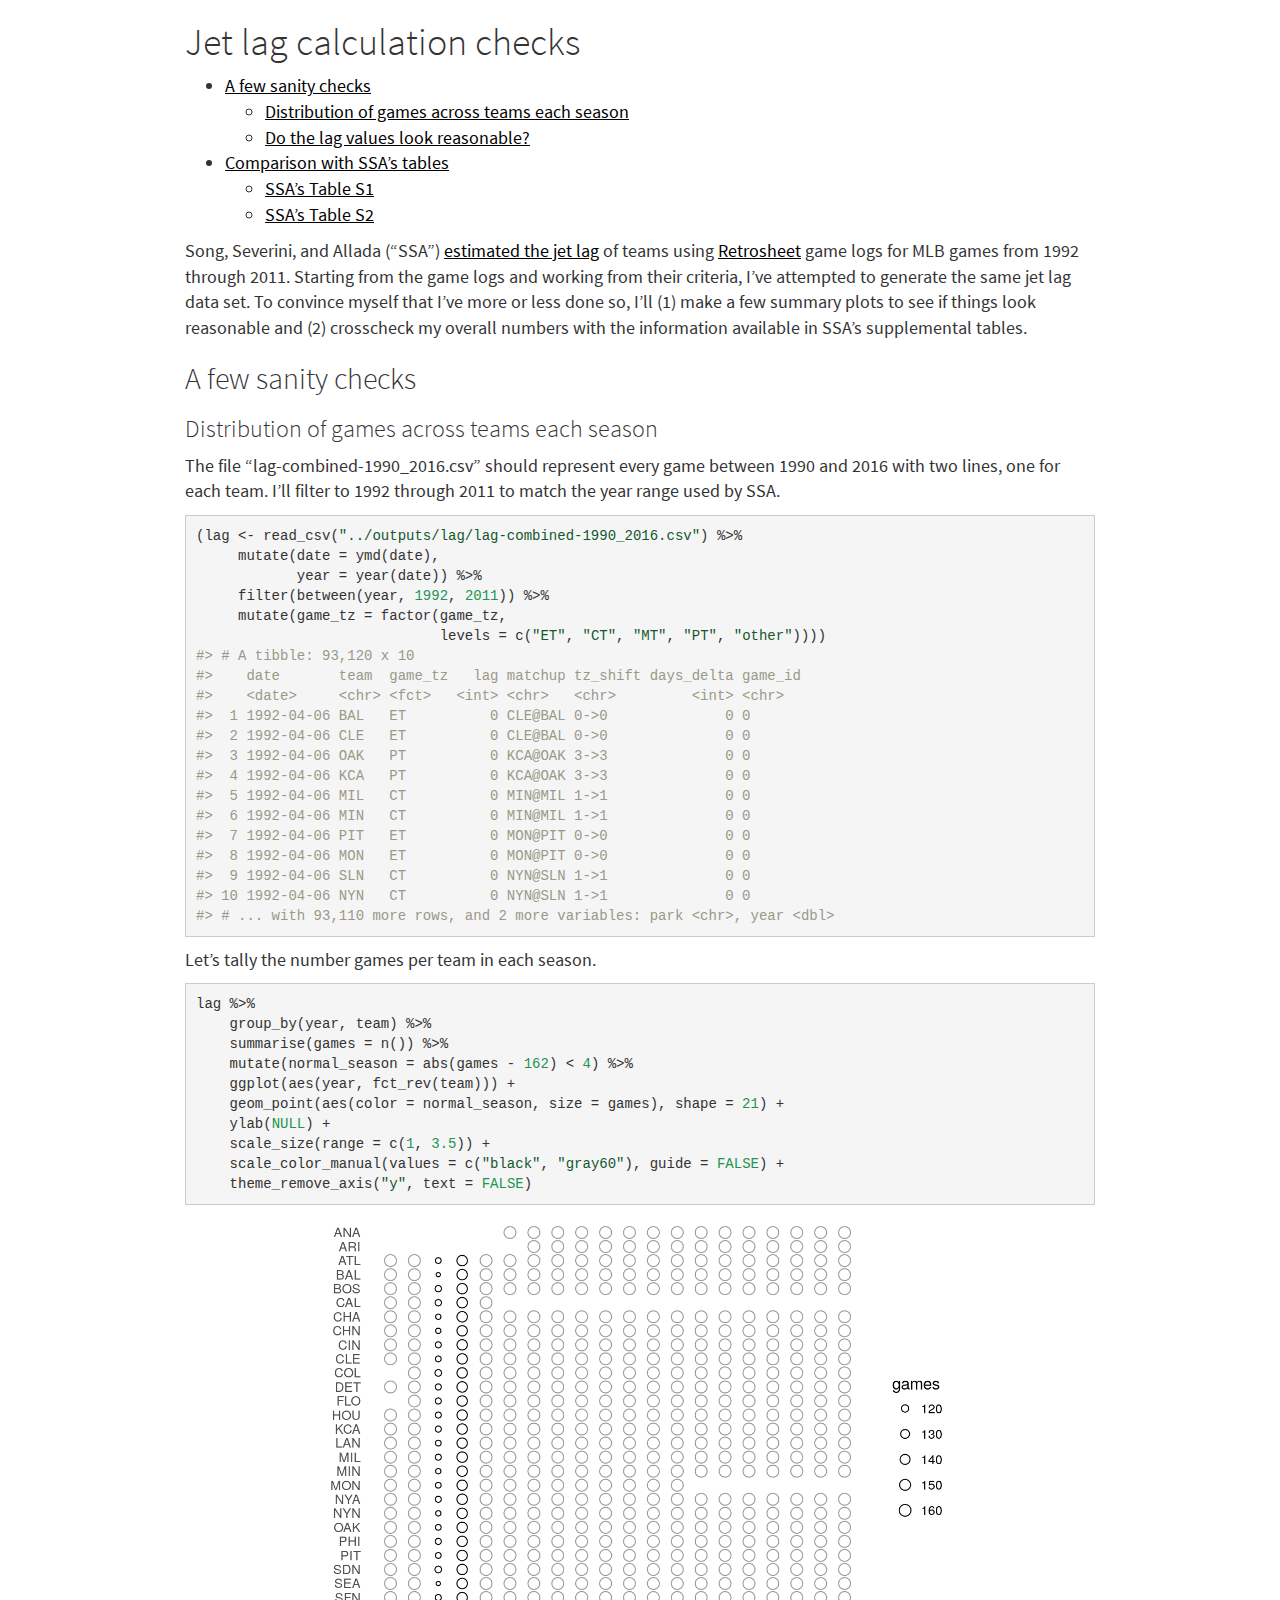
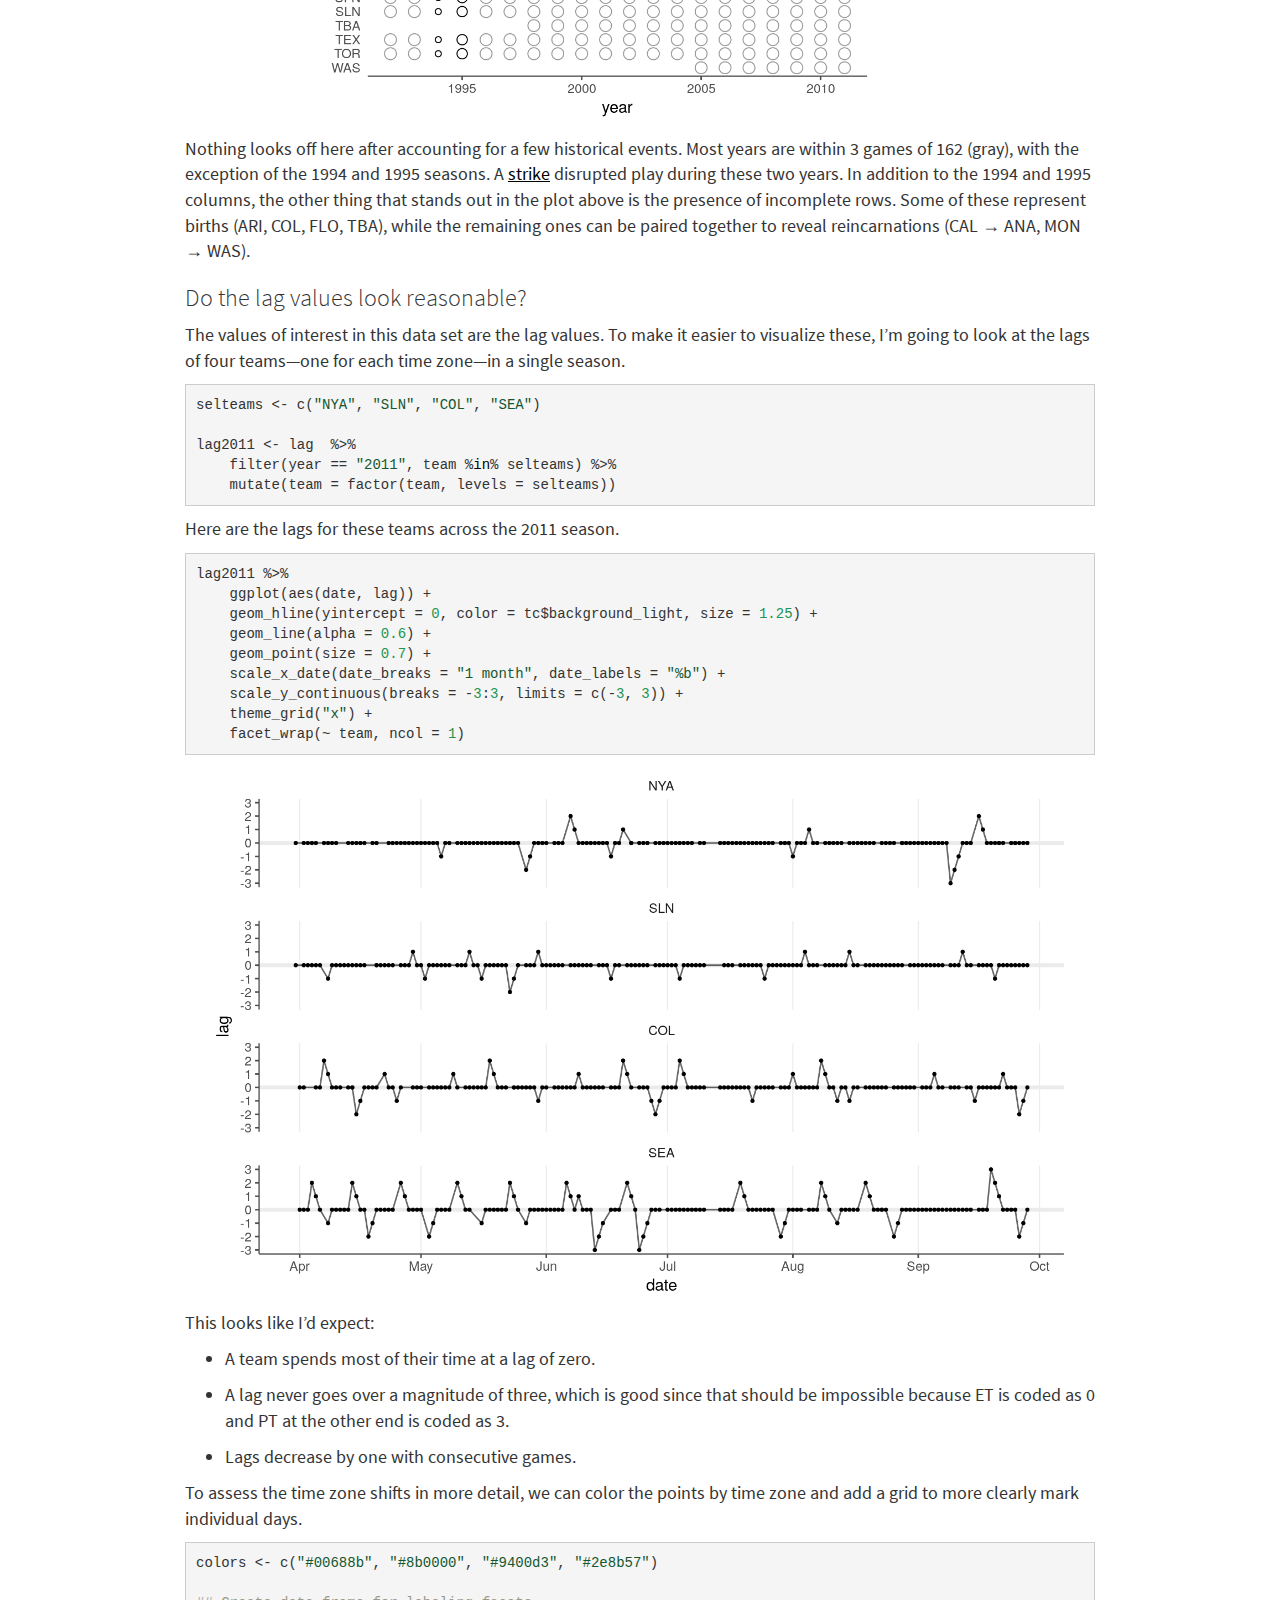
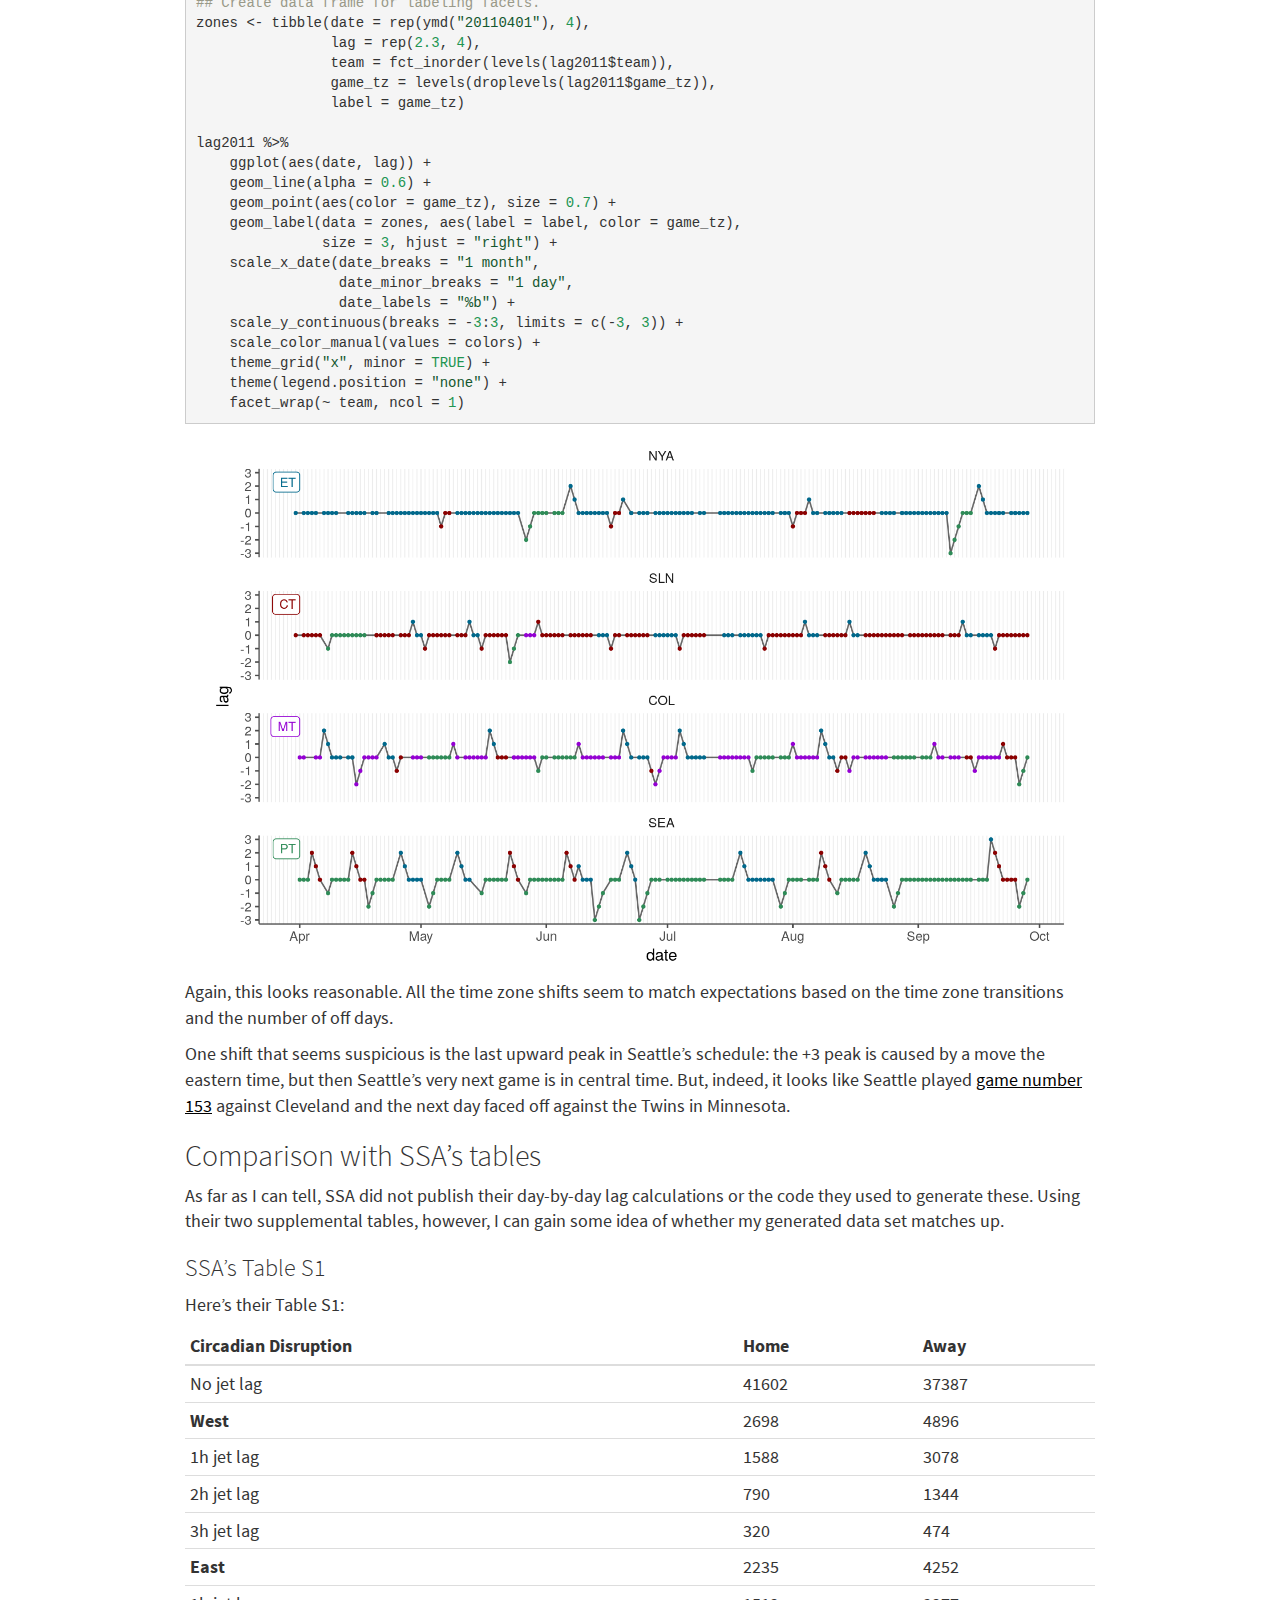
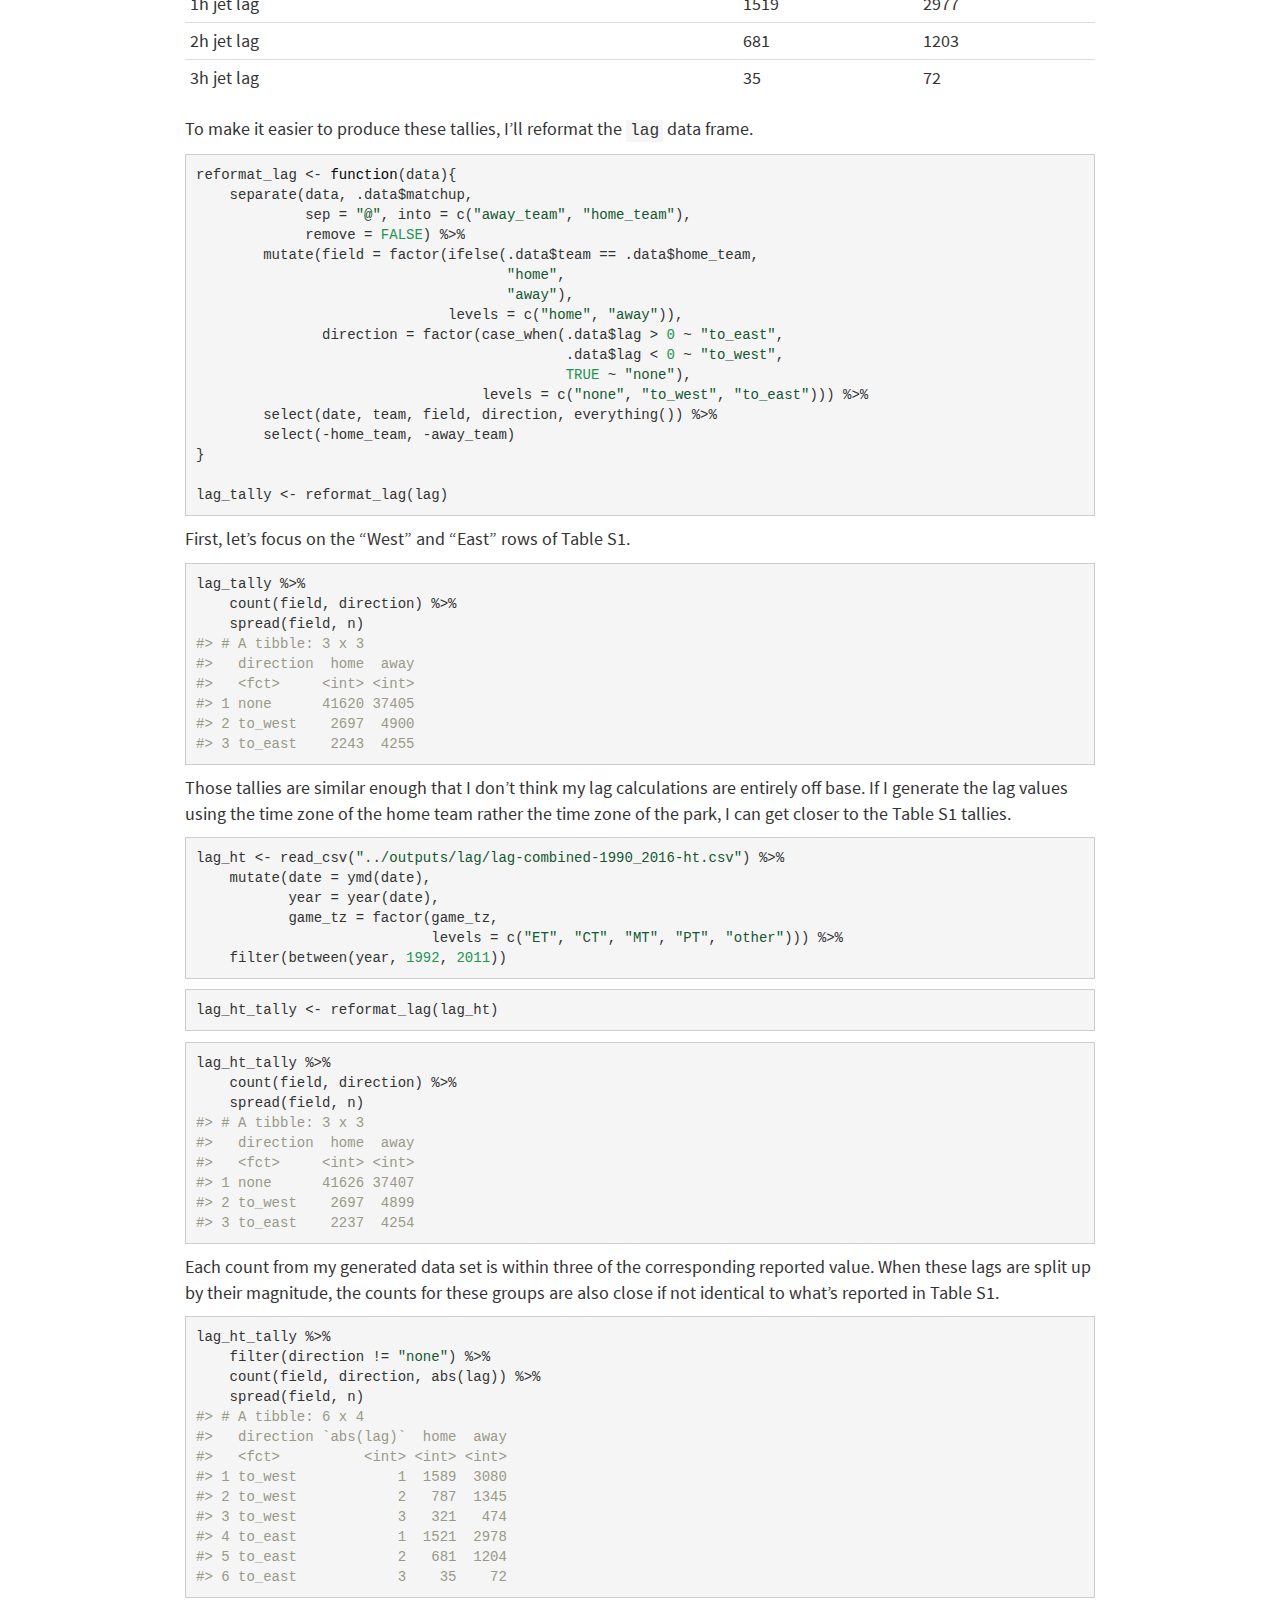
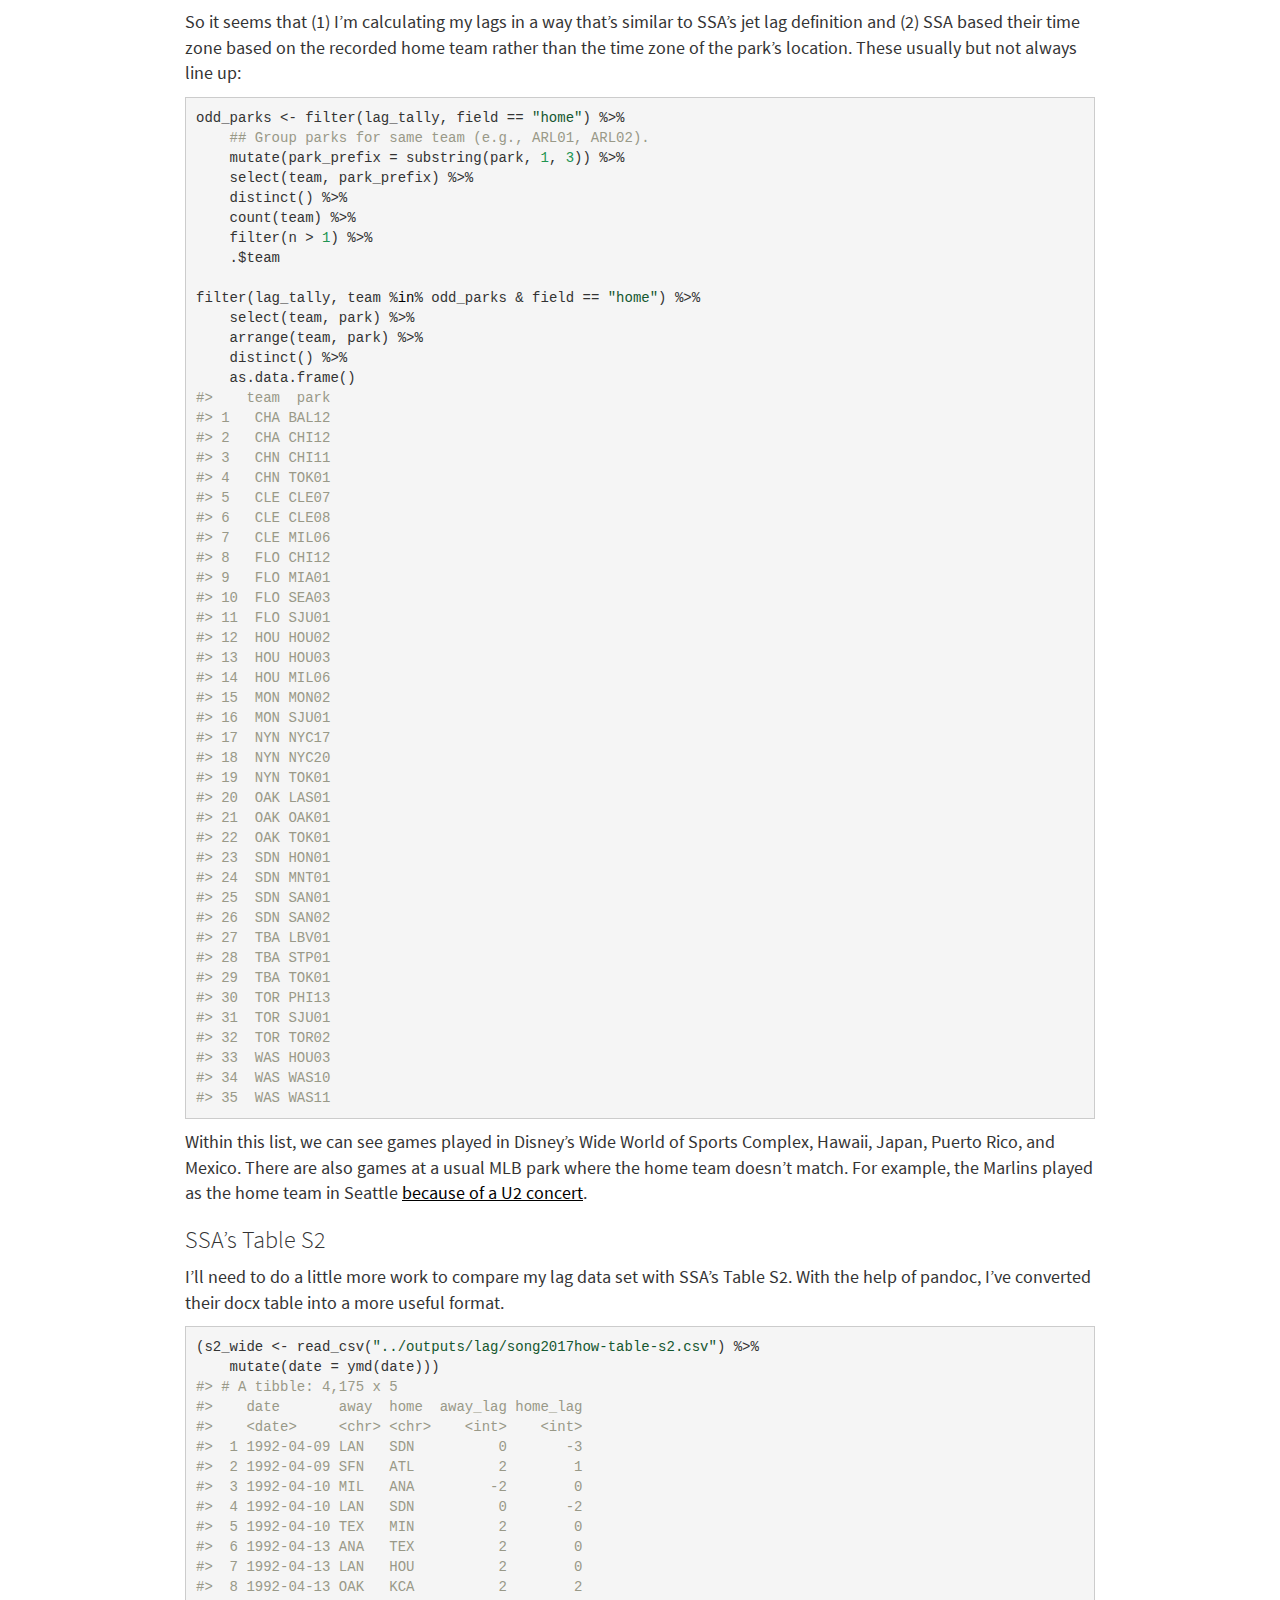
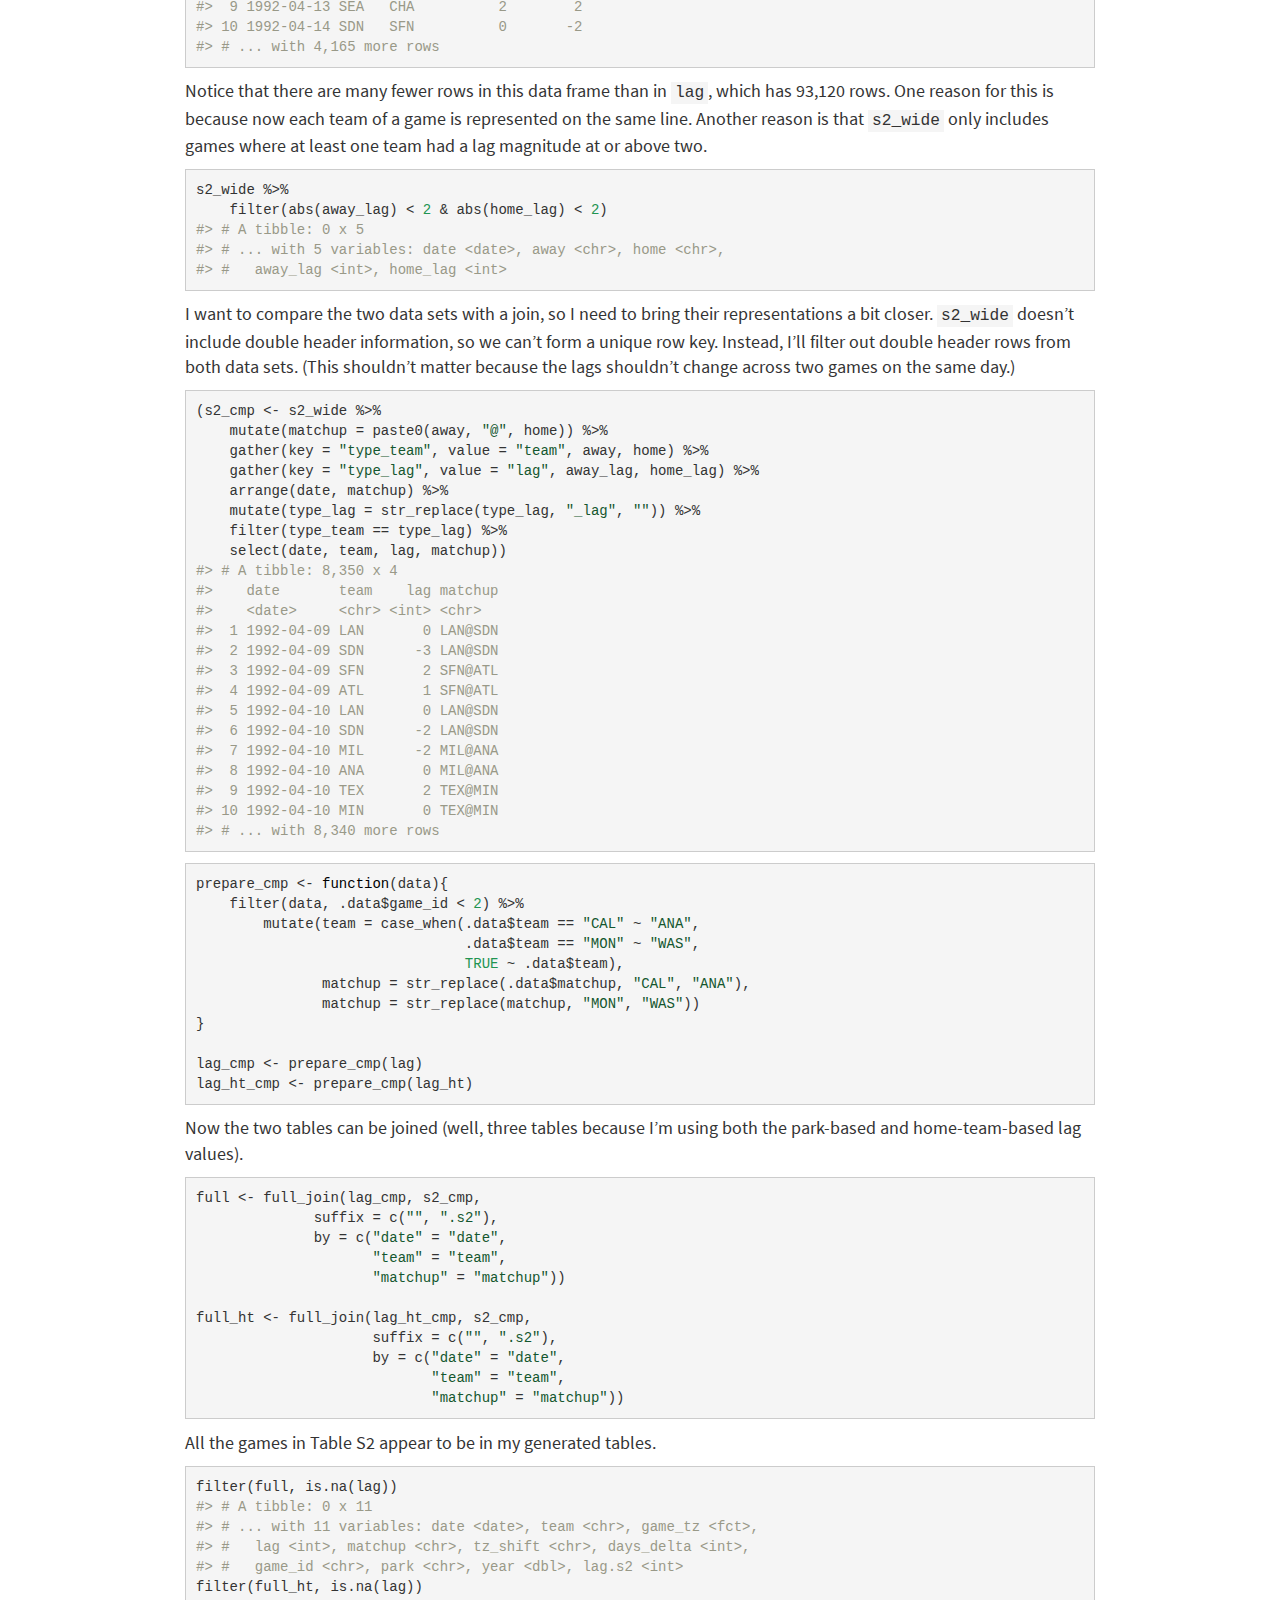
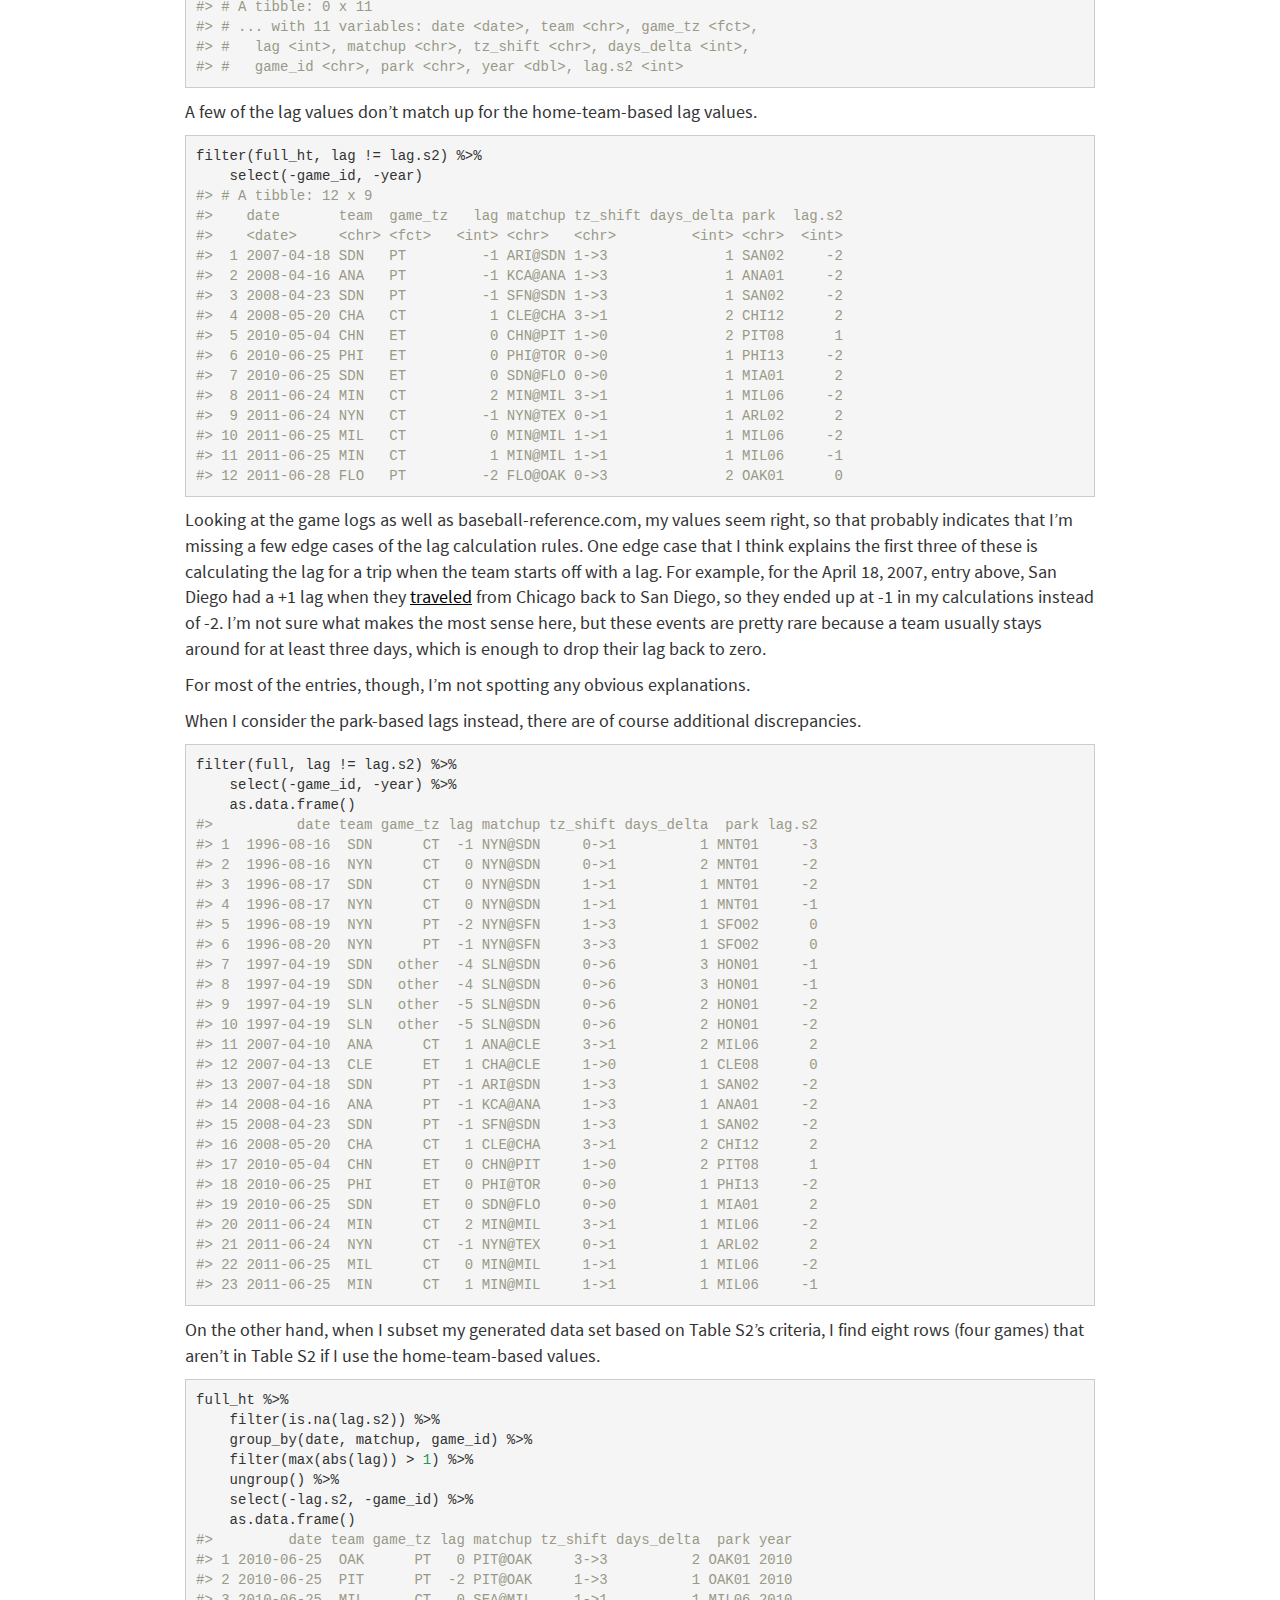
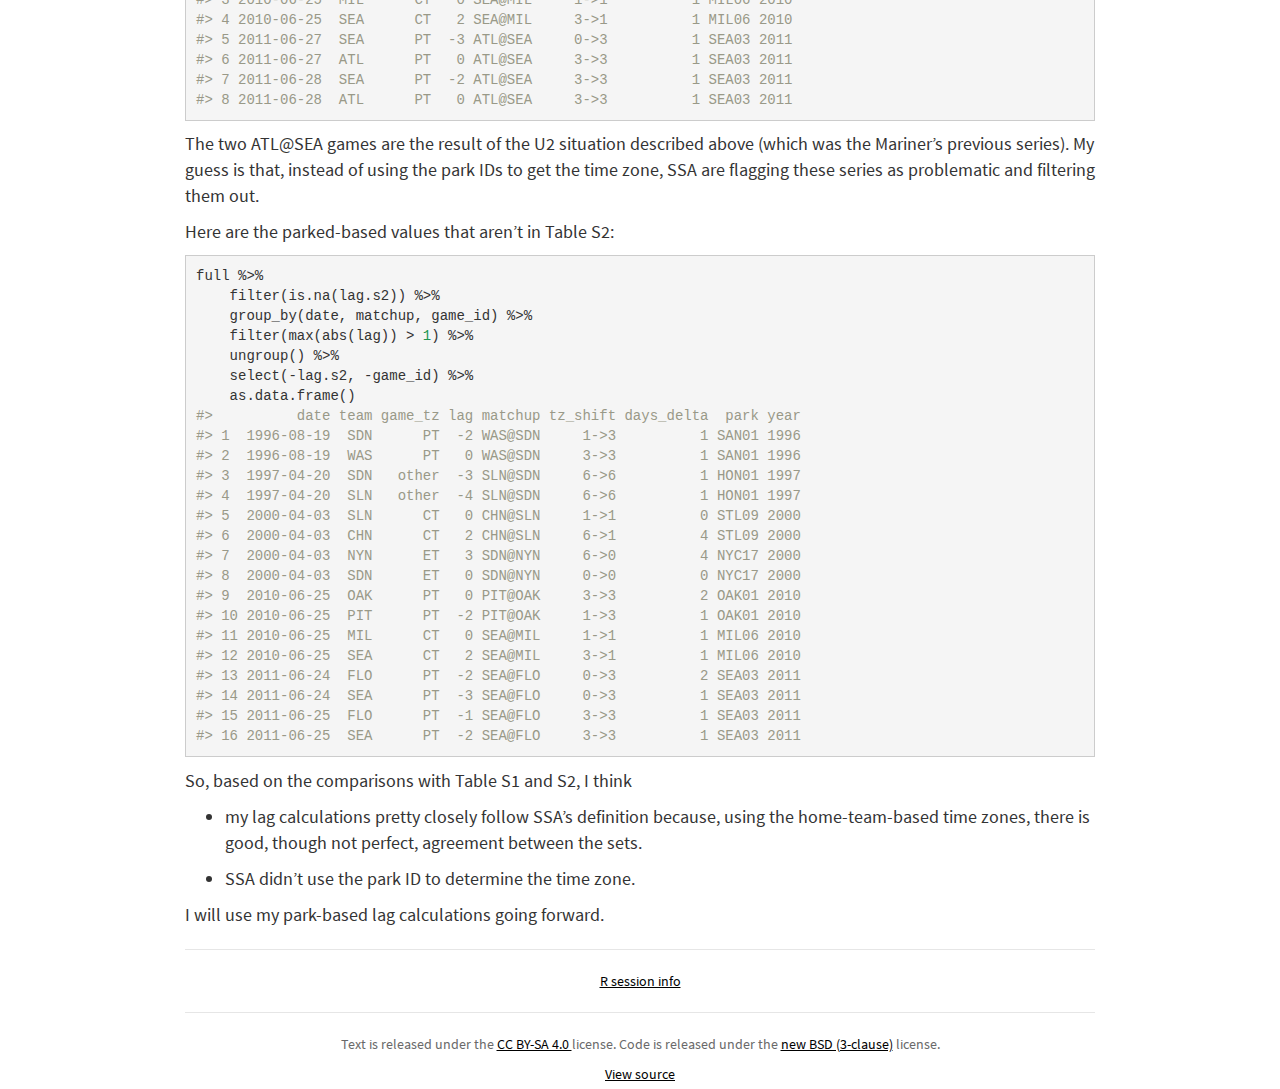
<file: lag-calculation-checks.html>
<!DOCTYPE html>

<html xmlns="http://www.w3.org/1999/xhtml">

<head>

<meta charset="utf-8" />
<meta http-equiv="Content-Type" content="text/html; charset=utf-8" />
<meta name="generator" content="pandoc" />




<title>Jet lag calculation checks</title>

<script src="site_libs/jquery-1.11.3/jquery.min.js"></script>
<meta name="viewport" content="width=device-width, initial-scale=1" />
<link href="site_libs/bootstrap-3.3.5/css/cosmo.min.css" rel="stylesheet" />
<script src="site_libs/bootstrap-3.3.5/js/bootstrap.min.js"></script>
<script src="site_libs/bootstrap-3.3.5/shim/html5shiv.min.js"></script>
<script src="site_libs/bootstrap-3.3.5/shim/respond.min.js"></script>
<script src="site_libs/navigation-1.1/tabsets.js"></script>
<link href="site_libs/highlightjs-9.12.0/default.css" rel="stylesheet" />
<script src="site_libs/highlightjs-9.12.0/highlight.js"></script>

<style type="text/css">code{white-space: pre;}</style>
<style type="text/css">
  pre:not([class]) {
    background-color: white;
  }
</style>
<script type="text/javascript">
if (window.hljs) {
  hljs.configure({languages: []});
  hljs.initHighlightingOnLoad();
  if (document.readyState && document.readyState === "complete") {
    window.setTimeout(function() { hljs.initHighlighting(); }, 0);
  }
}
</script>



<style type="text/css">
h1 {
  font-size: 34px;
}
h1.title {
  font-size: 38px;
}
h2 {
  font-size: 30px;
}
h3 {
  font-size: 24px;
}
h4 {
  font-size: 18px;
}
h5 {
  font-size: 16px;
}
h6 {
  font-size: 12px;
}
.table th:not([align]) {
  text-align: left;
}
</style>

<link rel="stylesheet" href="styles.css" type="text/css" />

</head>

<body>

<style type = "text/css">
.main-container {
  max-width: 940px;
  margin-left: auto;
  margin-right: auto;
}
code {
  color: inherit;
  background-color: rgba(0, 0, 0, 0.04);
}
img {
  max-width:100%;
  height: auto;
}
.tabbed-pane {
  padding-top: 12px;
}
button.code-folding-btn:focus {
  outline: none;
}
</style>



<div class="container-fluid main-container">

<!-- tabsets -->
<script>
$(document).ready(function () {
  window.buildTabsets("TOC");
});
</script>

<!-- code folding -->






<div class="fluid-row" id="header">



<h1 class="title toc-ignore">Jet lag calculation checks</h1>

</div>

<div id="TOC">
<ul>
<li><a href="#a-few-sanity-checks">A few sanity checks</a><ul>
<li><a href="#distribution-of-games-across-teams-each-season">Distribution of games across teams each season</a></li>
<li><a href="#do-the-lag-values-look-reasonable">Do the lag values look reasonable?</a></li>
</ul></li>
<li><a href="#comparison-with-ssas-tables">Comparison with SSA’s tables</a><ul>
<li><a href="#ssas-table-s1">SSA’s Table S1</a></li>
<li><a href="#ssas-table-s2">SSA’s Table S2</a></li>
</ul></li>
</ul>
</div>

<p>Song, Severini, and Allada (“SSA”) <a href="http://dx.doi.org/10.1073/pnas.1608847114">estimated the jet lag</a> of teams using <a href="http://www.retrosheet.org/gamelogs/index.html">Retrosheet</a> game logs for MLB games from 1992 through 2011. Starting from the game logs and working from their criteria, I’ve attempted to generate the same jet lag data set. To convince myself that I’ve more or less done so, I’ll (1) make a few summary plots to see if things look reasonable and (2) crosscheck my overall numbers with the information available in SSA’s supplemental tables.</p>
<div id="a-few-sanity-checks" class="section level2">
<h2>A few sanity checks</h2>
<div id="distribution-of-games-across-teams-each-season" class="section level3">
<h3>Distribution of games across teams each season</h3>
<p>The file “lag-combined-1990_2016.csv” should represent every game between 1990 and 2016 with two lines, one for each team. I’ll filter to 1992 through 2011 to match the year range used by SSA.</p>
<pre class="r"><code>(lag &lt;- read_csv(&quot;../outputs/lag/lag-combined-1990_2016.csv&quot;) %&gt;%
     mutate(date = ymd(date),
            year = year(date)) %&gt;%
     filter(between(year, 1992, 2011)) %&gt;%
     mutate(game_tz = factor(game_tz,
                             levels = c(&quot;ET&quot;, &quot;CT&quot;, &quot;MT&quot;, &quot;PT&quot;, &quot;other&quot;))))
#&gt; # A tibble: 93,120 x 10
#&gt;    date       team  game_tz   lag matchup tz_shift days_delta game_id
#&gt;    &lt;date&gt;     &lt;chr&gt; &lt;fct&gt;   &lt;int&gt; &lt;chr&gt;   &lt;chr&gt;         &lt;int&gt; &lt;chr&gt;  
#&gt;  1 1992-04-06 BAL   ET          0 CLE@BAL 0-&gt;0              0 0      
#&gt;  2 1992-04-06 CLE   ET          0 CLE@BAL 0-&gt;0              0 0      
#&gt;  3 1992-04-06 OAK   PT          0 KCA@OAK 3-&gt;3              0 0      
#&gt;  4 1992-04-06 KCA   PT          0 KCA@OAK 3-&gt;3              0 0      
#&gt;  5 1992-04-06 MIL   CT          0 MIN@MIL 1-&gt;1              0 0      
#&gt;  6 1992-04-06 MIN   CT          0 MIN@MIL 1-&gt;1              0 0      
#&gt;  7 1992-04-06 PIT   ET          0 MON@PIT 0-&gt;0              0 0      
#&gt;  8 1992-04-06 MON   ET          0 MON@PIT 0-&gt;0              0 0      
#&gt;  9 1992-04-06 SLN   CT          0 NYN@SLN 1-&gt;1              0 0      
#&gt; 10 1992-04-06 NYN   CT          0 NYN@SLN 1-&gt;1              0 0      
#&gt; # ... with 93,110 more rows, and 2 more variables: park &lt;chr&gt;, year &lt;dbl&gt;</code></pre>
<p>Let’s tally the number games per team in each season.</p>
<pre class="r"><code>lag %&gt;%
    group_by(year, team) %&gt;%
    summarise(games = n()) %&gt;%
    mutate(normal_season = abs(games - 162) &lt; 4) %&gt;%
    ggplot(aes(year, fct_rev(team))) +
    geom_point(aes(color = normal_season, size = games), shape = 21) +
    ylab(NULL) +
    scale_size(range = c(1, 3.5)) +
    scale_color_manual(values = c(&quot;black&quot;, &quot;gray60&quot;), guide = FALSE) +
    theme_remove_axis(&quot;y&quot;, text = FALSE)</code></pre>
<p><img src="lag-calculation-checks_files/figure-html/game_plot-1.png" width="70%" style="display: block; margin: auto;" /></p>
<p>Nothing looks off here after accounting for a few historical events. Most years are within 3 games of 162 (gray), with the exception of the 1994 and 1995 seasons. A <a href="https://en.wikipedia.org/wiki/1994%E2%80%9395_Major_League_Baseball_strike">strike</a> disrupted play during these two years. In addition to the 1994 and 1995 columns, the other thing that stands out in the plot above is the presence of incomplete rows. Some of these represent births (ARI, COL, FLO, TBA), while the remaining ones can be paired together to reveal reincarnations (CAL → ANA, MON → WAS).</p>
</div>
<div id="do-the-lag-values-look-reasonable" class="section level3">
<h3>Do the lag values look reasonable?</h3>
<p>The values of interest in this data set are the lag values. To make it easier to visualize these, I’m going to look at the lags of four teams—one for each time zone—in a single season.</p>
<pre class="r"><code>selteams &lt;- c(&quot;NYA&quot;, &quot;SLN&quot;, &quot;COL&quot;, &quot;SEA&quot;)

lag2011 &lt;- lag  %&gt;%
    filter(year == &quot;2011&quot;, team %in% selteams) %&gt;%
    mutate(team = factor(team, levels = selteams))</code></pre>
<p>Here are the lags for these teams across the 2011 season.</p>
<pre class="r"><code>lag2011 %&gt;%
    ggplot(aes(date, lag)) +
    geom_hline(yintercept = 0, color = tc$background_light, size = 1.25) +
    geom_line(alpha = 0.6) +
    geom_point(size = 0.7) +
    scale_x_date(date_breaks = &quot;1 month&quot;, date_labels = &quot;%b&quot;) +
    scale_y_continuous(breaks = -3:3, limits = c(-3, 3)) +
    theme_grid(&quot;x&quot;) +
    facet_wrap(~ team, ncol = 1)</code></pre>
<p><img src="lag-calculation-checks_files/figure-html/lag-plot-1.png" width="95%" style="display: block; margin: auto;" /></p>
<p>This looks like I’d expect:</p>
<ul>
<li><p>A team spends most of their time at a lag of zero.</p></li>
<li><p>A lag never goes over a magnitude of three, which is good since that should be impossible because ET is coded as 0 and PT at the other end is coded as 3.</p></li>
<li><p>Lags decrease by one with consecutive games.</p></li>
</ul>
<p>To assess the time zone shifts in more detail, we can color the points by time zone and add a grid to more clearly mark individual days.</p>
<pre class="r"><code>colors &lt;- c(&quot;#00688b&quot;, &quot;#8b0000&quot;, &quot;#9400d3&quot;, &quot;#2e8b57&quot;)

## Create data frame for labeling facets.
zones &lt;- tibble(date = rep(ymd(&quot;20110401&quot;), 4),
                lag = rep(2.3, 4),
                team = fct_inorder(levels(lag2011$team)),
                game_tz = levels(droplevels(lag2011$game_tz)),
                label = game_tz)

lag2011 %&gt;%
    ggplot(aes(date, lag)) +
    geom_line(alpha = 0.6) +
    geom_point(aes(color = game_tz), size = 0.7) +
    geom_label(data = zones, aes(label = label, color = game_tz),
               size = 3, hjust = &quot;right&quot;) +
    scale_x_date(date_breaks = &quot;1 month&quot;,
                 date_minor_breaks = &quot;1 day&quot;,
                 date_labels = &quot;%b&quot;) +
    scale_y_continuous(breaks = -3:3, limits = c(-3, 3)) +
    scale_color_manual(values = colors) +
    theme_grid(&quot;x&quot;, minor = TRUE) +
    theme(legend.position = &quot;none&quot;) +
    facet_wrap(~ team, ncol = 1)</code></pre>
<p><img src="lag-calculation-checks_files/figure-html/lag-plot-color-1.png" width="95%" style="display: block; margin: auto;" /></p>
<p>Again, this looks reasonable. All the time zone shifts seem to match expectations based on the time zone transitions and the number of off days.</p>
<p>One shift that seems suspicious is the last upward peak in Seattle’s schedule: the +3 peak is caused by a move the eastern time, but then Seattle’s very next game is in central time. But, indeed, it looks like Seattle played <a href="https://www.baseball-reference.com/teams/SEA/2011-schedule-scores.shtml">game number 153</a> against Cleveland and the next day faced off against the Twins in Minnesota.</p>
</div>
</div>
<div id="comparison-with-ssas-tables" class="section level2">
<h2>Comparison with SSA’s tables</h2>
<p>As far as I can tell, SSA did not publish their day-by-day lag calculations or the code they used to generate these. Using their two supplemental tables, however, I can gain some idea of whether my generated data set matches up.</p>
<div id="ssas-table-s1" class="section level3">
<h3>SSA’s Table S1</h3>
<p>Here’s their Table S1:</p>
<table>
<thead>
<tr class="header">
<th align="left"><strong>Circadian Disruption</strong></th>
<th align="left"><strong>Home</strong></th>
<th align="left"><strong>Away</strong></th>
</tr>
</thead>
<tbody>
<tr class="odd">
<td align="left">No jet lag</td>
<td align="left">41602</td>
<td align="left">37387</td>
</tr>
<tr class="even">
<td align="left"><strong>West</strong></td>
<td align="left">2698</td>
<td align="left">4896</td>
</tr>
<tr class="odd">
<td align="left">1h jet lag</td>
<td align="left">1588</td>
<td align="left">3078</td>
</tr>
<tr class="even">
<td align="left">2h jet lag</td>
<td align="left">790</td>
<td align="left">1344</td>
</tr>
<tr class="odd">
<td align="left">3h jet lag</td>
<td align="left">320</td>
<td align="left">474</td>
</tr>
<tr class="even">
<td align="left"><strong>East</strong></td>
<td align="left">2235</td>
<td align="left">4252</td>
</tr>
<tr class="odd">
<td align="left">1h jet lag</td>
<td align="left">1519</td>
<td align="left">2977</td>
</tr>
<tr class="even">
<td align="left">2h jet lag</td>
<td align="left">681</td>
<td align="left">1203</td>
</tr>
<tr class="odd">
<td align="left">3h jet lag</td>
<td align="left">35</td>
<td align="left">72</td>
</tr>
</tbody>
</table>
<p>To make it easier to produce these tallies, I’ll reformat the <code>lag</code> data frame.</p>
<pre class="r"><code>reformat_lag &lt;- function(data){
    separate(data, .data$matchup,
             sep = &quot;@&quot;, into = c(&quot;away_team&quot;, &quot;home_team&quot;),
             remove = FALSE) %&gt;%
        mutate(field = factor(ifelse(.data$team == .data$home_team,
                                     &quot;home&quot;,
                                     &quot;away&quot;),
                              levels = c(&quot;home&quot;, &quot;away&quot;)),
               direction = factor(case_when(.data$lag &gt; 0 ~ &quot;to_east&quot;,
                                            .data$lag &lt; 0 ~ &quot;to_west&quot;,
                                            TRUE ~ &quot;none&quot;),
                                  levels = c(&quot;none&quot;, &quot;to_west&quot;, &quot;to_east&quot;))) %&gt;%
        select(date, team, field, direction, everything()) %&gt;%
        select(-home_team, -away_team)
}

lag_tally &lt;- reformat_lag(lag)</code></pre>
<p>First, let’s focus on the “West” and “East” rows of Table S1.</p>
<pre class="r"><code>lag_tally %&gt;%
    count(field, direction) %&gt;%
    spread(field, n)
#&gt; # A tibble: 3 x 3
#&gt;   direction  home  away
#&gt;   &lt;fct&gt;     &lt;int&gt; &lt;int&gt;
#&gt; 1 none      41620 37405
#&gt; 2 to_west    2697  4900
#&gt; 3 to_east    2243  4255</code></pre>
<p>Those tallies are similar enough that I don’t think my lag calculations are entirely off base. If I generate the lag values using the time zone of the home team rather the time zone of the park, I can get closer to the Table S1 tallies.</p>
<pre class="r"><code>lag_ht &lt;- read_csv(&quot;../outputs/lag/lag-combined-1990_2016-ht.csv&quot;) %&gt;%
    mutate(date = ymd(date),
           year = year(date),
           game_tz = factor(game_tz,
                            levels = c(&quot;ET&quot;, &quot;CT&quot;, &quot;MT&quot;, &quot;PT&quot;, &quot;other&quot;))) %&gt;%
    filter(between(year, 1992, 2011))</code></pre>
<pre class="r"><code>lag_ht_tally &lt;- reformat_lag(lag_ht)</code></pre>
<pre class="r"><code>lag_ht_tally %&gt;%
    count(field, direction) %&gt;%
    spread(field, n)
#&gt; # A tibble: 3 x 3
#&gt;   direction  home  away
#&gt;   &lt;fct&gt;     &lt;int&gt; &lt;int&gt;
#&gt; 1 none      41626 37407
#&gt; 2 to_west    2697  4899
#&gt; 3 to_east    2237  4254</code></pre>
<p>Each count from my generated data set is within three of the corresponding reported value. When these lags are split up by their magnitude, the counts for these groups are also close if not identical to what’s reported in Table S1.</p>
<pre class="r"><code>lag_ht_tally %&gt;%
    filter(direction != &quot;none&quot;) %&gt;%
    count(field, direction, abs(lag)) %&gt;%
    spread(field, n)
#&gt; # A tibble: 6 x 4
#&gt;   direction `abs(lag)`  home  away
#&gt;   &lt;fct&gt;          &lt;int&gt; &lt;int&gt; &lt;int&gt;
#&gt; 1 to_west            1  1589  3080
#&gt; 2 to_west            2   787  1345
#&gt; 3 to_west            3   321   474
#&gt; 4 to_east            1  1521  2978
#&gt; 5 to_east            2   681  1204
#&gt; 6 to_east            3    35    72</code></pre>
<p>So it seems that (1) I’m calculating my lags in a way that’s similar to SSA’s jet lag definition and (2) SSA based their time zone based on the recorded home team rather than the time zone of the park’s location. These usually but not always line up:</p>
<pre class="r"><code>odd_parks &lt;- filter(lag_tally, field == &quot;home&quot;) %&gt;%
    ## Group parks for same team (e.g., ARL01, ARL02).
    mutate(park_prefix = substring(park, 1, 3)) %&gt;%
    select(team, park_prefix) %&gt;%
    distinct() %&gt;%
    count(team) %&gt;%
    filter(n &gt; 1) %&gt;%
    .$team

filter(lag_tally, team %in% odd_parks &amp; field == &quot;home&quot;) %&gt;%
    select(team, park) %&gt;%
    arrange(team, park) %&gt;%
    distinct() %&gt;%
    as.data.frame()
#&gt;    team  park
#&gt; 1   CHA BAL12
#&gt; 2   CHA CHI12
#&gt; 3   CHN CHI11
#&gt; 4   CHN TOK01
#&gt; 5   CLE CLE07
#&gt; 6   CLE CLE08
#&gt; 7   CLE MIL06
#&gt; 8   FLO CHI12
#&gt; 9   FLO MIA01
#&gt; 10  FLO SEA03
#&gt; 11  FLO SJU01
#&gt; 12  HOU HOU02
#&gt; 13  HOU HOU03
#&gt; 14  HOU MIL06
#&gt; 15  MON MON02
#&gt; 16  MON SJU01
#&gt; 17  NYN NYC17
#&gt; 18  NYN NYC20
#&gt; 19  NYN TOK01
#&gt; 20  OAK LAS01
#&gt; 21  OAK OAK01
#&gt; 22  OAK TOK01
#&gt; 23  SDN HON01
#&gt; 24  SDN MNT01
#&gt; 25  SDN SAN01
#&gt; 26  SDN SAN02
#&gt; 27  TBA LBV01
#&gt; 28  TBA STP01
#&gt; 29  TBA TOK01
#&gt; 30  TOR PHI13
#&gt; 31  TOR SJU01
#&gt; 32  TOR TOR02
#&gt; 33  WAS HOU03
#&gt; 34  WAS WAS10
#&gt; 35  WAS WAS11</code></pre>
<p>Within this list, we can see games played in Disney’s Wide World of Sports Complex, Hawaii, Japan, Puerto Rico, and Mexico. There are also games at a usual MLB park where the home team doesn’t match. For example, the Marlins played as the home team in Seattle <a href="https://www.baseball-reference.com/boxes/SEA/SEA201106260.shtml">because of a U2 concert</a>.</p>
</div>
<div id="ssas-table-s2" class="section level3">
<h3>SSA’s Table S2</h3>
<p>I’ll need to do a little more work to compare my lag data set with SSA’s Table S2. With the help of pandoc, I’ve converted their docx table into a more useful format.</p>
<pre class="r"><code>(s2_wide &lt;- read_csv(&quot;../outputs/lag/song2017how-table-s2.csv&quot;) %&gt;%
    mutate(date = ymd(date)))
#&gt; # A tibble: 4,175 x 5
#&gt;    date       away  home  away_lag home_lag
#&gt;    &lt;date&gt;     &lt;chr&gt; &lt;chr&gt;    &lt;int&gt;    &lt;int&gt;
#&gt;  1 1992-04-09 LAN   SDN          0       -3
#&gt;  2 1992-04-09 SFN   ATL          2        1
#&gt;  3 1992-04-10 MIL   ANA         -2        0
#&gt;  4 1992-04-10 LAN   SDN          0       -2
#&gt;  5 1992-04-10 TEX   MIN          2        0
#&gt;  6 1992-04-13 ANA   TEX          2        0
#&gt;  7 1992-04-13 LAN   HOU          2        0
#&gt;  8 1992-04-13 OAK   KCA          2        2
#&gt;  9 1992-04-13 SEA   CHA          2        2
#&gt; 10 1992-04-14 SDN   SFN          0       -2
#&gt; # ... with 4,165 more rows</code></pre>
<p>Notice that there are many fewer rows in this data frame than in <code>lag</code>, which has 93,120 rows. One reason for this is because now each team of a game is represented on the same line. Another reason is that <code>s2_wide</code> only includes games where at least one team had a lag magnitude at or above two.</p>
<pre class="r"><code>s2_wide %&gt;%
    filter(abs(away_lag) &lt; 2 &amp; abs(home_lag) &lt; 2)
#&gt; # A tibble: 0 x 5
#&gt; # ... with 5 variables: date &lt;date&gt;, away &lt;chr&gt;, home &lt;chr&gt;,
#&gt; #   away_lag &lt;int&gt;, home_lag &lt;int&gt;</code></pre>
<p>I want to compare the two data sets with a join, so I need to bring their representations a bit closer. <code>s2_wide</code> doesn’t include double header information, so we can’t form a unique row key. Instead, I’ll filter out double header rows from both data sets. (This shouldn’t matter because the lags shouldn’t change across two games on the same day.)</p>
<pre class="r"><code>(s2_cmp &lt;- s2_wide %&gt;%
    mutate(matchup = paste0(away, &quot;@&quot;, home)) %&gt;%
    gather(key = &quot;type_team&quot;, value = &quot;team&quot;, away, home) %&gt;%
    gather(key = &quot;type_lag&quot;, value = &quot;lag&quot;, away_lag, home_lag) %&gt;%
    arrange(date, matchup) %&gt;%
    mutate(type_lag = str_replace(type_lag, &quot;_lag&quot;, &quot;&quot;)) %&gt;%
    filter(type_team == type_lag) %&gt;%
    select(date, team, lag, matchup))
#&gt; # A tibble: 8,350 x 4
#&gt;    date       team    lag matchup
#&gt;    &lt;date&gt;     &lt;chr&gt; &lt;int&gt; &lt;chr&gt;  
#&gt;  1 1992-04-09 LAN       0 LAN@SDN
#&gt;  2 1992-04-09 SDN      -3 LAN@SDN
#&gt;  3 1992-04-09 SFN       2 SFN@ATL
#&gt;  4 1992-04-09 ATL       1 SFN@ATL
#&gt;  5 1992-04-10 LAN       0 LAN@SDN
#&gt;  6 1992-04-10 SDN      -2 LAN@SDN
#&gt;  7 1992-04-10 MIL      -2 MIL@ANA
#&gt;  8 1992-04-10 ANA       0 MIL@ANA
#&gt;  9 1992-04-10 TEX       2 TEX@MIN
#&gt; 10 1992-04-10 MIN       0 TEX@MIN
#&gt; # ... with 8,340 more rows</code></pre>
<pre class="r"><code>prepare_cmp &lt;- function(data){
    filter(data, .data$game_id &lt; 2) %&gt;%
        mutate(team = case_when(.data$team == &quot;CAL&quot; ~ &quot;ANA&quot;,
                                .data$team == &quot;MON&quot; ~ &quot;WAS&quot;,
                                TRUE ~ .data$team),
               matchup = str_replace(.data$matchup, &quot;CAL&quot;, &quot;ANA&quot;),
               matchup = str_replace(matchup, &quot;MON&quot;, &quot;WAS&quot;))
}

lag_cmp &lt;- prepare_cmp(lag)
lag_ht_cmp &lt;- prepare_cmp(lag_ht)</code></pre>
<p>Now the two tables can be joined (well, three tables because I’m using both the park-based and home-team-based lag values).</p>
<pre class="r"><code>full &lt;- full_join(lag_cmp, s2_cmp,
              suffix = c(&quot;&quot;, &quot;.s2&quot;),
              by = c(&quot;date&quot; = &quot;date&quot;,
                     &quot;team&quot; = &quot;team&quot;,
                     &quot;matchup&quot; = &quot;matchup&quot;))

full_ht &lt;- full_join(lag_ht_cmp, s2_cmp,
                     suffix = c(&quot;&quot;, &quot;.s2&quot;),
                     by = c(&quot;date&quot; = &quot;date&quot;,
                            &quot;team&quot; = &quot;team&quot;,
                            &quot;matchup&quot; = &quot;matchup&quot;))</code></pre>
<p>All the games in Table S2 appear to be in my generated tables.</p>
<pre class="r"><code>filter(full, is.na(lag))
#&gt; # A tibble: 0 x 11
#&gt; # ... with 11 variables: date &lt;date&gt;, team &lt;chr&gt;, game_tz &lt;fct&gt;,
#&gt; #   lag &lt;int&gt;, matchup &lt;chr&gt;, tz_shift &lt;chr&gt;, days_delta &lt;int&gt;,
#&gt; #   game_id &lt;chr&gt;, park &lt;chr&gt;, year &lt;dbl&gt;, lag.s2 &lt;int&gt;
filter(full_ht, is.na(lag))
#&gt; # A tibble: 0 x 11
#&gt; # ... with 11 variables: date &lt;date&gt;, team &lt;chr&gt;, game_tz &lt;fct&gt;,
#&gt; #   lag &lt;int&gt;, matchup &lt;chr&gt;, tz_shift &lt;chr&gt;, days_delta &lt;int&gt;,
#&gt; #   game_id &lt;chr&gt;, park &lt;chr&gt;, year &lt;dbl&gt;, lag.s2 &lt;int&gt;</code></pre>
<p>A few of the lag values don’t match up for the home-team-based lag values.</p>
<pre class="r"><code>filter(full_ht, lag != lag.s2) %&gt;%
    select(-game_id, -year)
#&gt; # A tibble: 12 x 9
#&gt;    date       team  game_tz   lag matchup tz_shift days_delta park  lag.s2
#&gt;    &lt;date&gt;     &lt;chr&gt; &lt;fct&gt;   &lt;int&gt; &lt;chr&gt;   &lt;chr&gt;         &lt;int&gt; &lt;chr&gt;  &lt;int&gt;
#&gt;  1 2007-04-18 SDN   PT         -1 ARI@SDN 1-&gt;3              1 SAN02     -2
#&gt;  2 2008-04-16 ANA   PT         -1 KCA@ANA 1-&gt;3              1 ANA01     -2
#&gt;  3 2008-04-23 SDN   PT         -1 SFN@SDN 1-&gt;3              1 SAN02     -2
#&gt;  4 2008-05-20 CHA   CT          1 CLE@CHA 3-&gt;1              2 CHI12      2
#&gt;  5 2010-05-04 CHN   ET          0 CHN@PIT 1-&gt;0              2 PIT08      1
#&gt;  6 2010-06-25 PHI   ET          0 PHI@TOR 0-&gt;0              1 PHI13     -2
#&gt;  7 2010-06-25 SDN   ET          0 SDN@FLO 0-&gt;0              1 MIA01      2
#&gt;  8 2011-06-24 MIN   CT          2 MIN@MIL 3-&gt;1              1 MIL06     -2
#&gt;  9 2011-06-24 NYN   CT         -1 NYN@TEX 0-&gt;1              1 ARL02      2
#&gt; 10 2011-06-25 MIL   CT          0 MIN@MIL 1-&gt;1              1 MIL06     -2
#&gt; 11 2011-06-25 MIN   CT          1 MIN@MIL 1-&gt;1              1 MIL06     -1
#&gt; 12 2011-06-28 FLO   PT         -2 FLO@OAK 0-&gt;3              2 OAK01      0</code></pre>
<p>Looking at the game logs as well as baseball-reference.com, my values seem right, so that probably indicates that I’m missing a few edge cases of the lag calculation rules. One edge case that I think explains the first three of these is calculating the lag for a trip when the team starts off with a lag. For example, for the April 18, 2007, entry above, San Diego had a +1 lag when they <a href="https://www.baseball-reference.com/teams/SDP/2007-schedule-scores.shtml">traveled</a> from Chicago back to San Diego, so they ended up at -1 in my calculations instead of -2. I’m not sure what makes the most sense here, but these events are pretty rare because a team usually stays around for at least three days, which is enough to drop their lag back to zero.</p>
<p>For most of the entries, though, I’m not spotting any obvious explanations.</p>
<p>When I consider the park-based lags instead, there are of course additional discrepancies.</p>
<pre class="r"><code>filter(full, lag != lag.s2) %&gt;%
    select(-game_id, -year) %&gt;%
    as.data.frame()
#&gt;          date team game_tz lag matchup tz_shift days_delta  park lag.s2
#&gt; 1  1996-08-16  SDN      CT  -1 NYN@SDN     0-&gt;1          1 MNT01     -3
#&gt; 2  1996-08-16  NYN      CT   0 NYN@SDN     0-&gt;1          2 MNT01     -2
#&gt; 3  1996-08-17  SDN      CT   0 NYN@SDN     1-&gt;1          1 MNT01     -2
#&gt; 4  1996-08-17  NYN      CT   0 NYN@SDN     1-&gt;1          1 MNT01     -1
#&gt; 5  1996-08-19  NYN      PT  -2 NYN@SFN     1-&gt;3          1 SFO02      0
#&gt; 6  1996-08-20  NYN      PT  -1 NYN@SFN     3-&gt;3          1 SFO02      0
#&gt; 7  1997-04-19  SDN   other  -4 SLN@SDN     0-&gt;6          3 HON01     -1
#&gt; 8  1997-04-19  SDN   other  -4 SLN@SDN     0-&gt;6          3 HON01     -1
#&gt; 9  1997-04-19  SLN   other  -5 SLN@SDN     0-&gt;6          2 HON01     -2
#&gt; 10 1997-04-19  SLN   other  -5 SLN@SDN     0-&gt;6          2 HON01     -2
#&gt; 11 2007-04-10  ANA      CT   1 ANA@CLE     3-&gt;1          2 MIL06      2
#&gt; 12 2007-04-13  CLE      ET   1 CHA@CLE     1-&gt;0          1 CLE08      0
#&gt; 13 2007-04-18  SDN      PT  -1 ARI@SDN     1-&gt;3          1 SAN02     -2
#&gt; 14 2008-04-16  ANA      PT  -1 KCA@ANA     1-&gt;3          1 ANA01     -2
#&gt; 15 2008-04-23  SDN      PT  -1 SFN@SDN     1-&gt;3          1 SAN02     -2
#&gt; 16 2008-05-20  CHA      CT   1 CLE@CHA     3-&gt;1          2 CHI12      2
#&gt; 17 2010-05-04  CHN      ET   0 CHN@PIT     1-&gt;0          2 PIT08      1
#&gt; 18 2010-06-25  PHI      ET   0 PHI@TOR     0-&gt;0          1 PHI13     -2
#&gt; 19 2010-06-25  SDN      ET   0 SDN@FLO     0-&gt;0          1 MIA01      2
#&gt; 20 2011-06-24  MIN      CT   2 MIN@MIL     3-&gt;1          1 MIL06     -2
#&gt; 21 2011-06-24  NYN      CT  -1 NYN@TEX     0-&gt;1          1 ARL02      2
#&gt; 22 2011-06-25  MIL      CT   0 MIN@MIL     1-&gt;1          1 MIL06     -2
#&gt; 23 2011-06-25  MIN      CT   1 MIN@MIL     1-&gt;1          1 MIL06     -1</code></pre>
<p>On the other hand, when I subset my generated data set based on Table S2’s criteria, I find eight rows (four games) that aren’t in Table S2 if I use the home-team-based values.</p>
<pre class="r"><code>full_ht %&gt;%
    filter(is.na(lag.s2)) %&gt;%
    group_by(date, matchup, game_id) %&gt;%
    filter(max(abs(lag)) &gt; 1) %&gt;%
    ungroup() %&gt;%
    select(-lag.s2, -game_id) %&gt;%
    as.data.frame()
#&gt;         date team game_tz lag matchup tz_shift days_delta  park year
#&gt; 1 2010-06-25  OAK      PT   0 PIT@OAK     3-&gt;3          2 OAK01 2010
#&gt; 2 2010-06-25  PIT      PT  -2 PIT@OAK     1-&gt;3          1 OAK01 2010
#&gt; 3 2010-06-25  MIL      CT   0 SEA@MIL     1-&gt;1          1 MIL06 2010
#&gt; 4 2010-06-25  SEA      CT   2 SEA@MIL     3-&gt;1          1 MIL06 2010
#&gt; 5 2011-06-27  SEA      PT  -3 ATL@SEA     0-&gt;3          1 SEA03 2011
#&gt; 6 2011-06-27  ATL      PT   0 ATL@SEA     3-&gt;3          1 SEA03 2011
#&gt; 7 2011-06-28  SEA      PT  -2 ATL@SEA     3-&gt;3          1 SEA03 2011
#&gt; 8 2011-06-28  ATL      PT   0 ATL@SEA     3-&gt;3          1 SEA03 2011</code></pre>
<p>The two ATL@SEA games are the result of the U2 situation described above (which was the Mariner’s previous series). My guess is that, instead of using the park IDs to get the time zone, SSA are flagging these series as problematic and filtering them out.</p>
<p>Here are the parked-based values that aren’t in Table S2:</p>
<pre class="r"><code>full %&gt;%
    filter(is.na(lag.s2)) %&gt;%
    group_by(date, matchup, game_id) %&gt;%
    filter(max(abs(lag)) &gt; 1) %&gt;%
    ungroup() %&gt;%
    select(-lag.s2, -game_id) %&gt;%
    as.data.frame()
#&gt;          date team game_tz lag matchup tz_shift days_delta  park year
#&gt; 1  1996-08-19  SDN      PT  -2 WAS@SDN     1-&gt;3          1 SAN01 1996
#&gt; 2  1996-08-19  WAS      PT   0 WAS@SDN     3-&gt;3          1 SAN01 1996
#&gt; 3  1997-04-20  SDN   other  -3 SLN@SDN     6-&gt;6          1 HON01 1997
#&gt; 4  1997-04-20  SLN   other  -4 SLN@SDN     6-&gt;6          1 HON01 1997
#&gt; 5  2000-04-03  SLN      CT   0 CHN@SLN     1-&gt;1          0 STL09 2000
#&gt; 6  2000-04-03  CHN      CT   2 CHN@SLN     6-&gt;1          4 STL09 2000
#&gt; 7  2000-04-03  NYN      ET   3 SDN@NYN     6-&gt;0          4 NYC17 2000
#&gt; 8  2000-04-03  SDN      ET   0 SDN@NYN     0-&gt;0          0 NYC17 2000
#&gt; 9  2010-06-25  OAK      PT   0 PIT@OAK     3-&gt;3          2 OAK01 2010
#&gt; 10 2010-06-25  PIT      PT  -2 PIT@OAK     1-&gt;3          1 OAK01 2010
#&gt; 11 2010-06-25  MIL      CT   0 SEA@MIL     1-&gt;1          1 MIL06 2010
#&gt; 12 2010-06-25  SEA      CT   2 SEA@MIL     3-&gt;1          1 MIL06 2010
#&gt; 13 2011-06-24  FLO      PT  -2 SEA@FLO     0-&gt;3          2 SEA03 2011
#&gt; 14 2011-06-24  SEA      PT  -3 SEA@FLO     0-&gt;3          1 SEA03 2011
#&gt; 15 2011-06-25  FLO      PT  -1 SEA@FLO     3-&gt;3          1 SEA03 2011
#&gt; 16 2011-06-25  SEA      PT  -2 SEA@FLO     3-&gt;3          1 SEA03 2011</code></pre>
<p>So, based on the comparisons with Table S1 and S2, I think</p>
<ul>
<li><p>my lag calculations pretty closely follow SSA’s definition because, using the home-team-based time zones, there is good, though not perfect, agreement between the sets.</p></li>
<li><p>SSA didn’t use the park ID to determine the time zone.</p></li>
</ul>
<p>I will use my park-based lag calculations going forward.</p>
<div id="rsession">
<hr>
<a href="lag-calculation-checks-session-info.txt"> R session info</a>
</div>
</div>
</div>

<hr>
<div id="footer">
  <p>
    Text is released under the
    <a href="https://creativecommons.org/licenses/by-sa/4.0/">
      CC BY-SA 4.0 </a> license.
    Code is released under the
    <a href="https://opensource.org/licenses/BSD-3-Clause">
      new BSD (3-clause)</a> license.
  </p>
  <p>
    <a href="https://github.com/kyleam/mlb-rundiff/">View source</a>
  </p>
</div>



</div>

<script>

// add bootstrap table styles to pandoc tables
function bootstrapStylePandocTables() {
  $('tr.header').parent('thead').parent('table').addClass('table table-condensed');
}
$(document).ready(function () {
  bootstrapStylePandocTables();
});


</script>

<!-- dynamically load mathjax for compatibility with self-contained -->
<script>
  (function () {
    var script = document.createElement("script");
    script.type = "text/javascript";
    script.src  = "https://mathjax.rstudio.com/latest/MathJax.js?config=TeX-AMS-MML_HTMLorMML";
    document.getElementsByTagName("head")[0].appendChild(script);
  })();
</script>

</body>
</html>
</file>
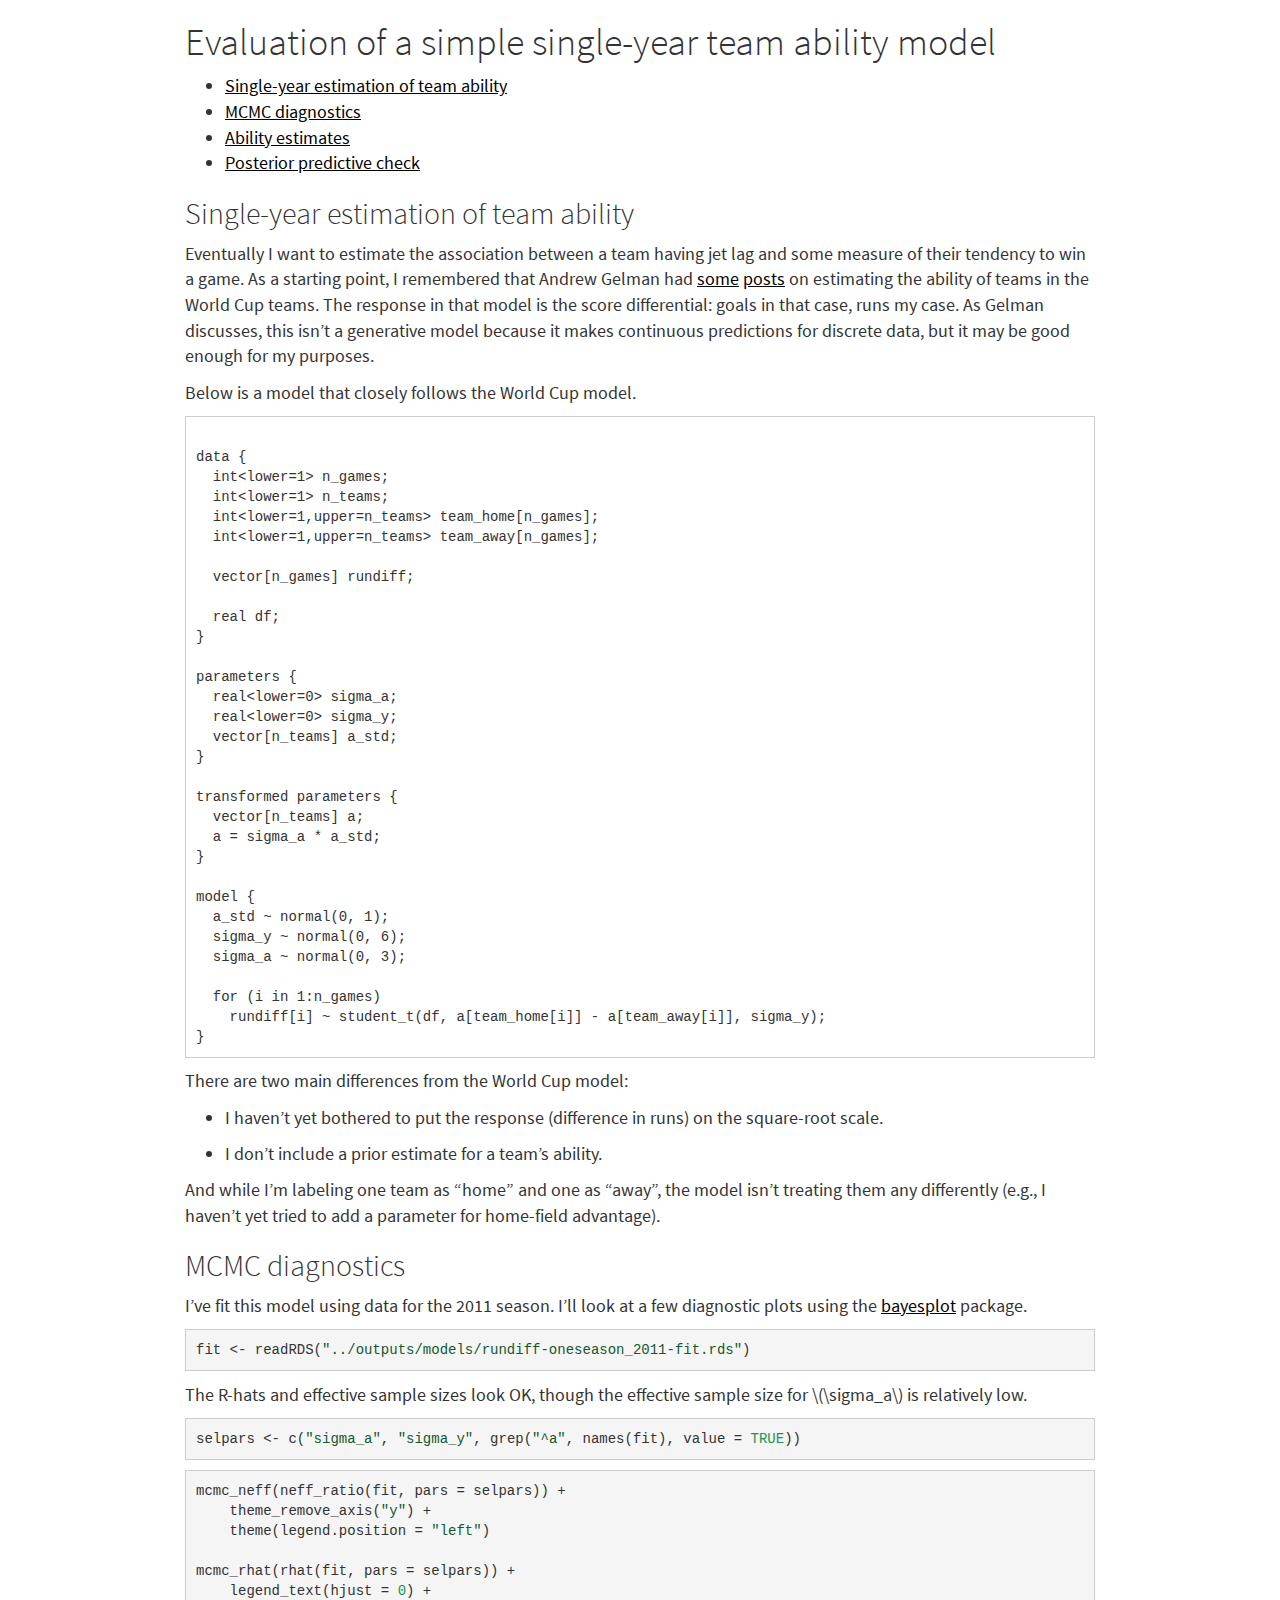
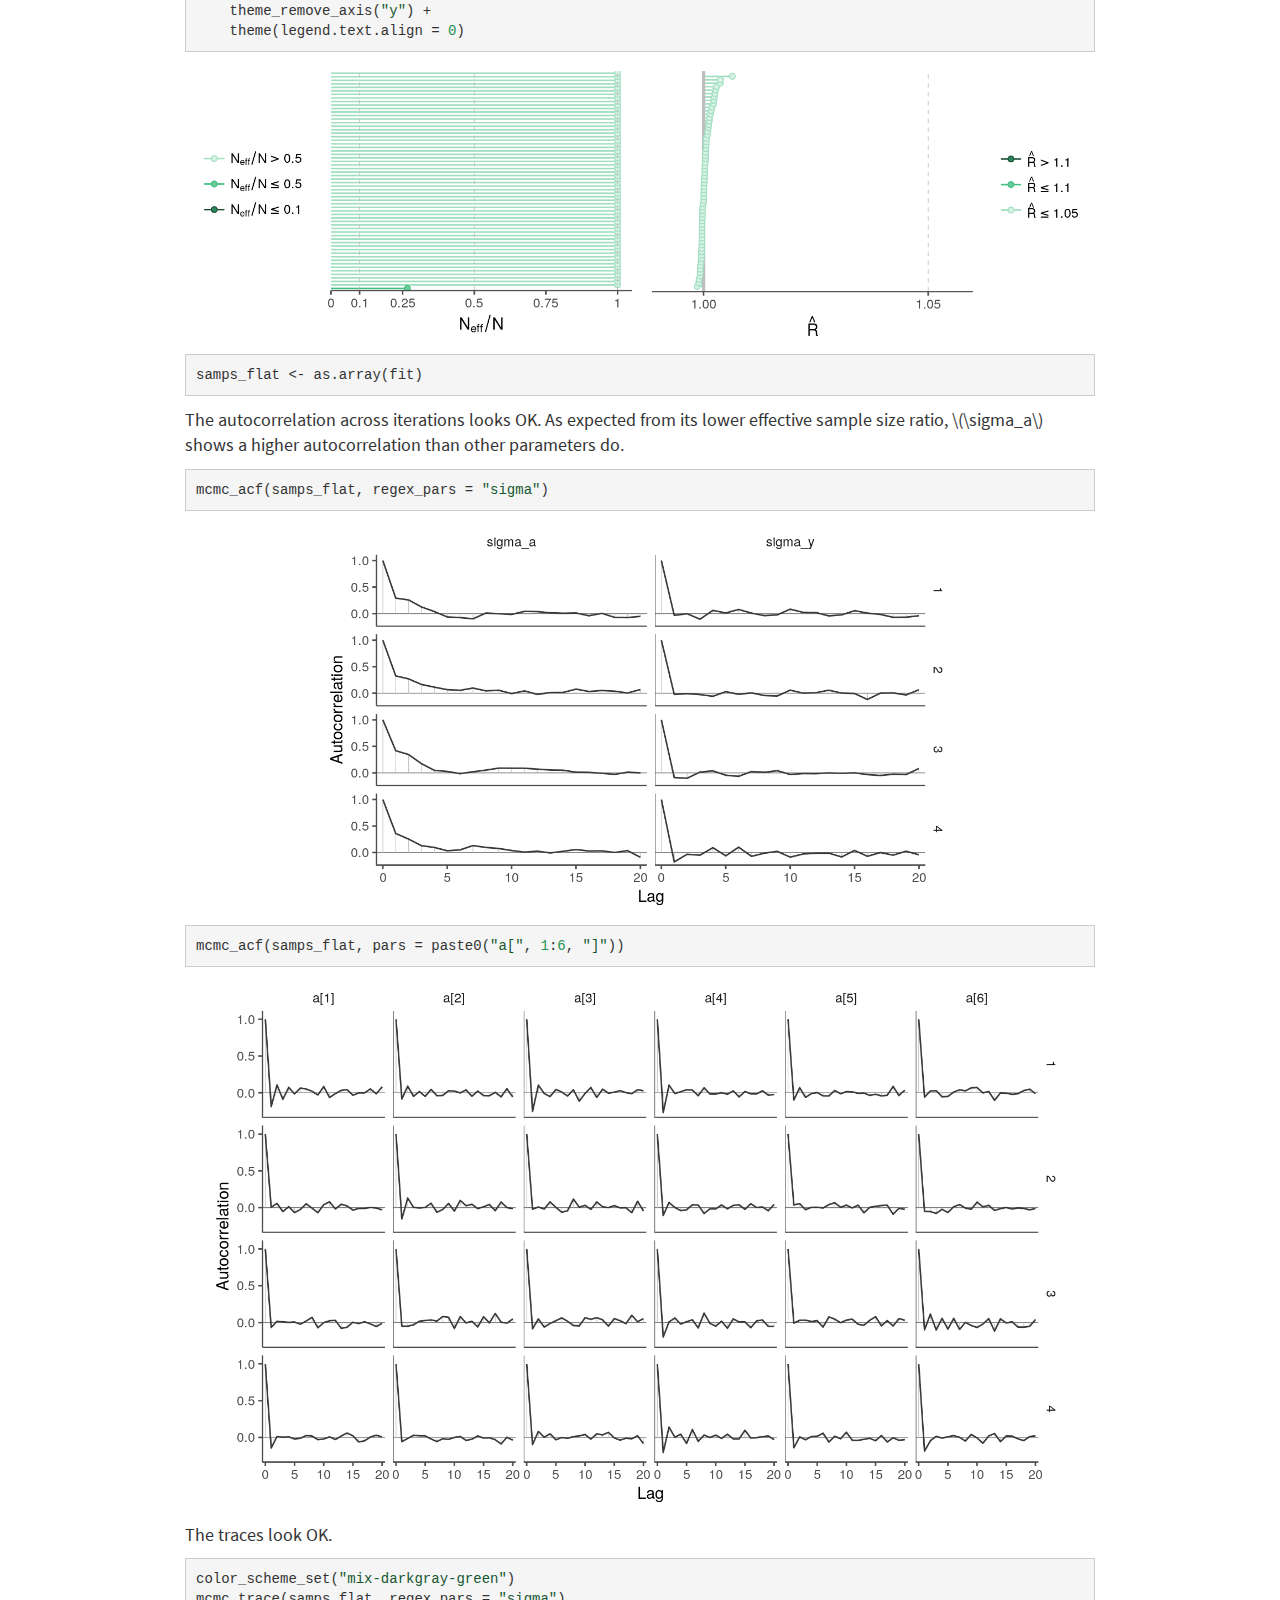
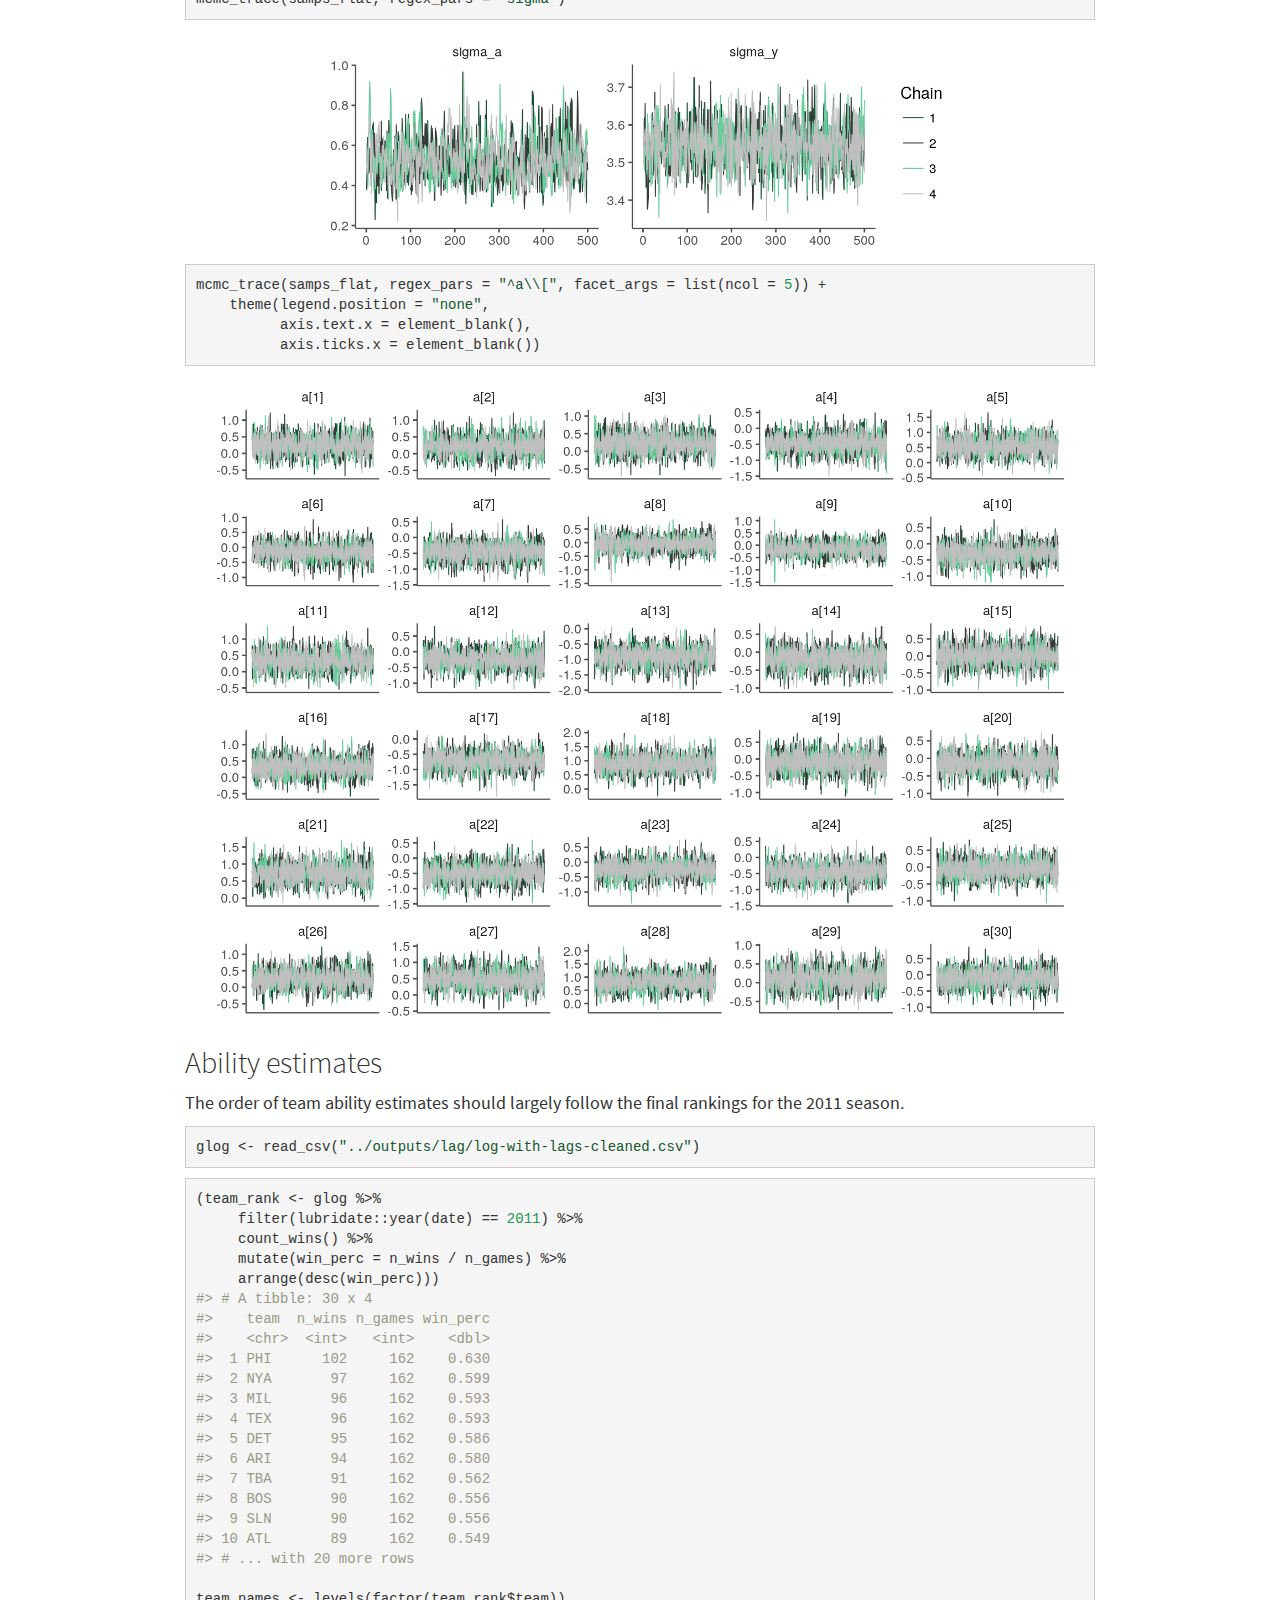
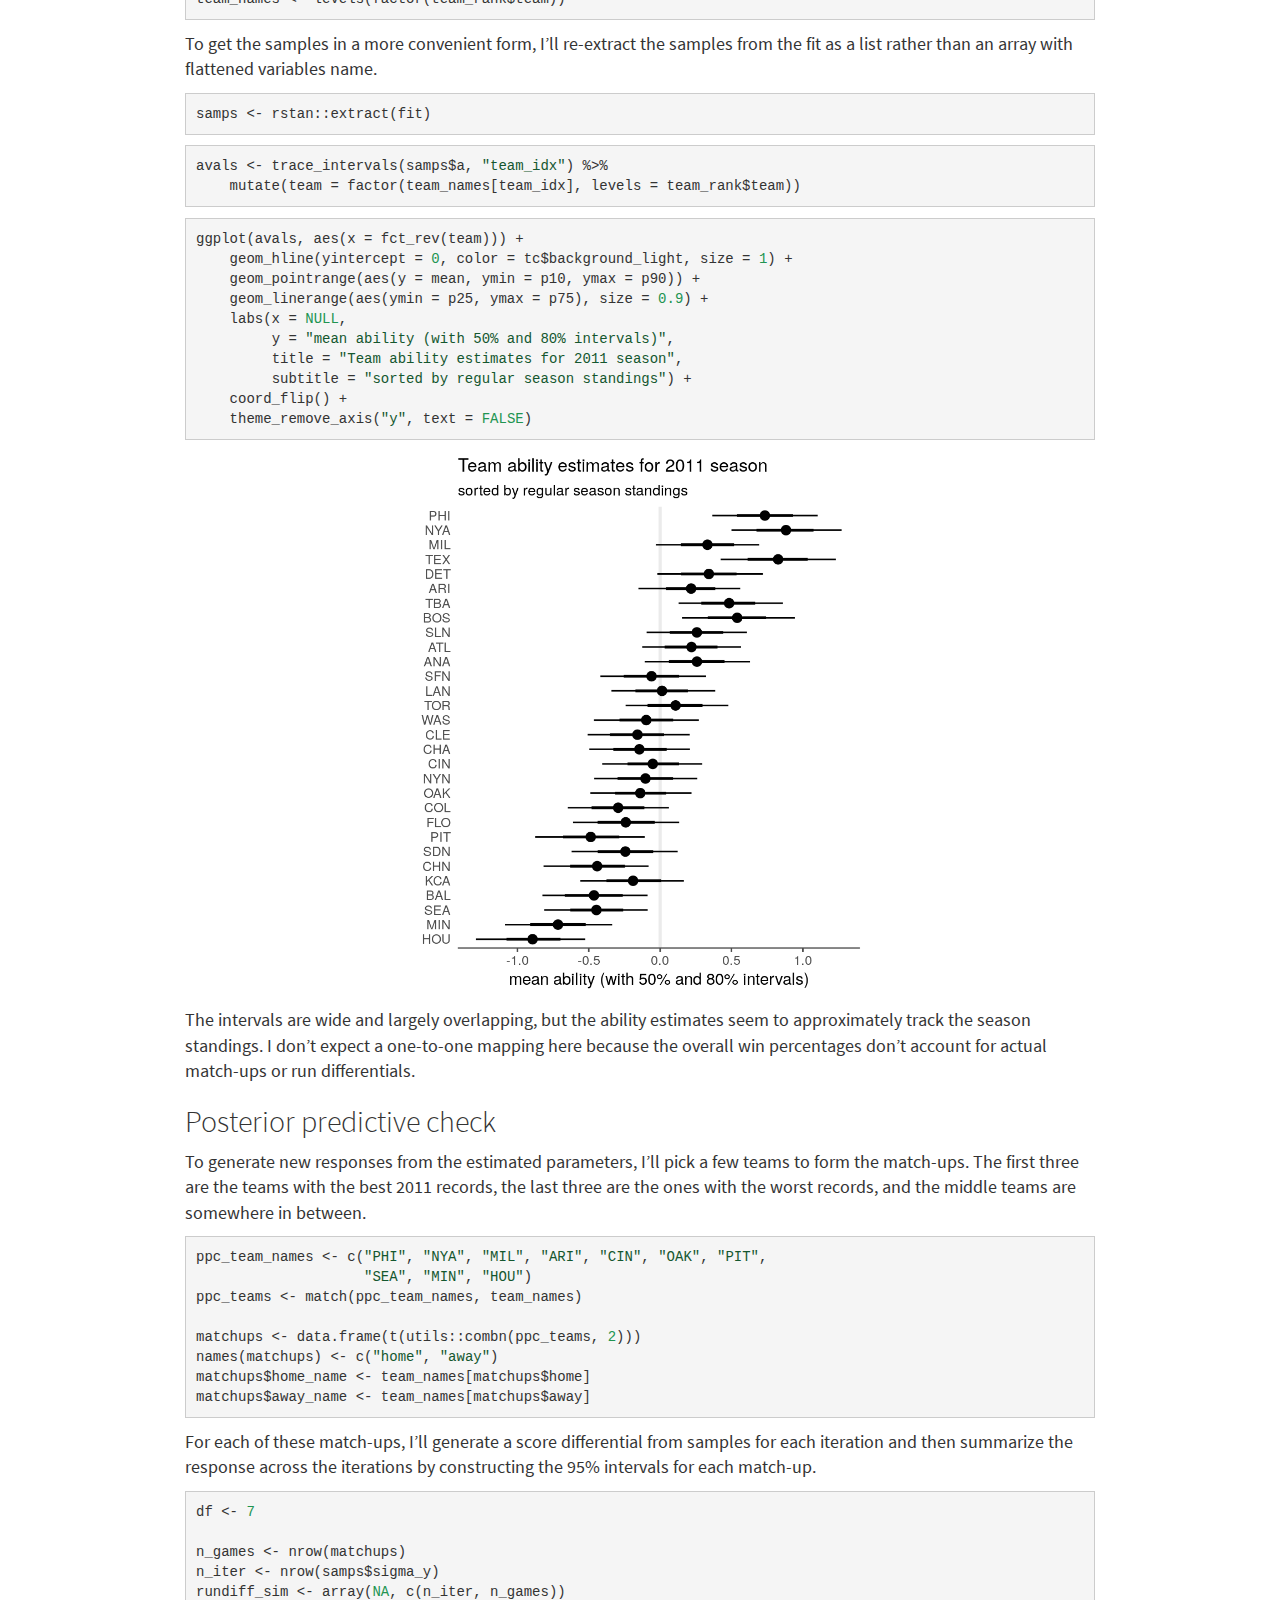
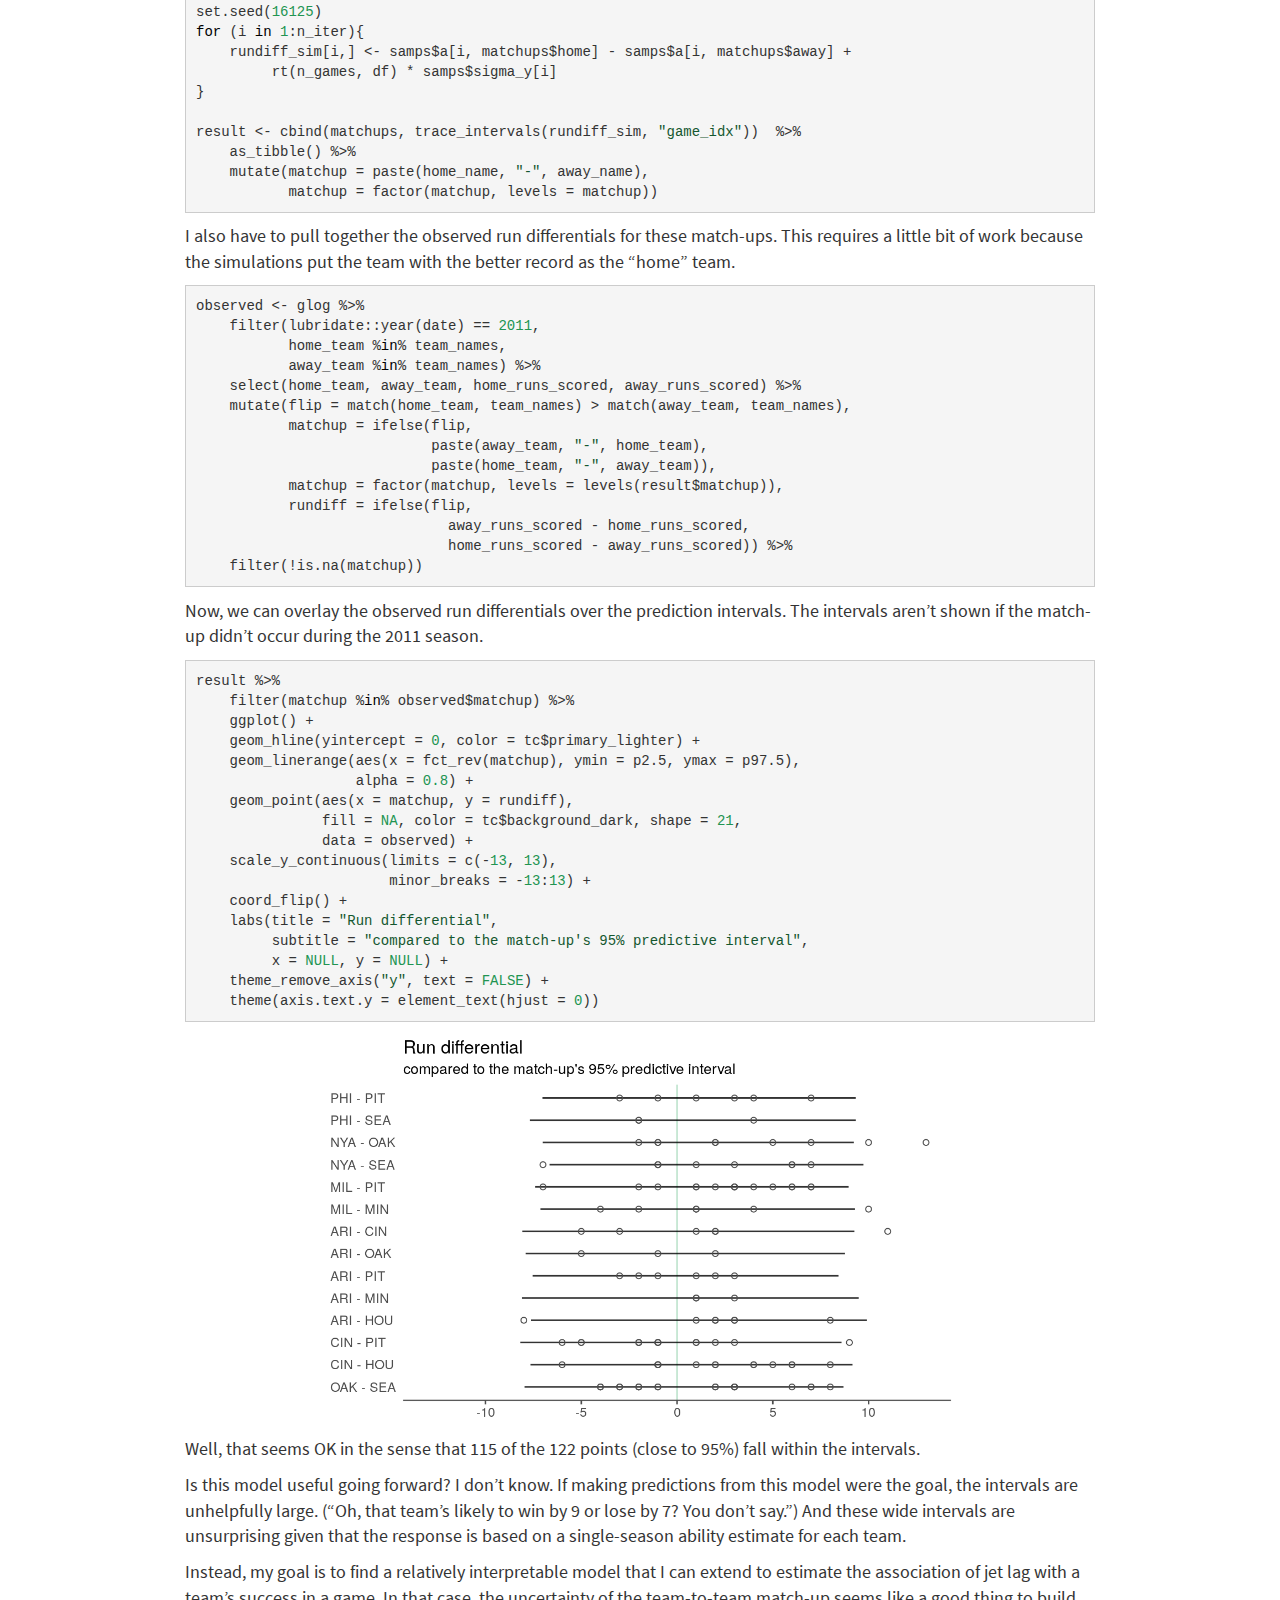
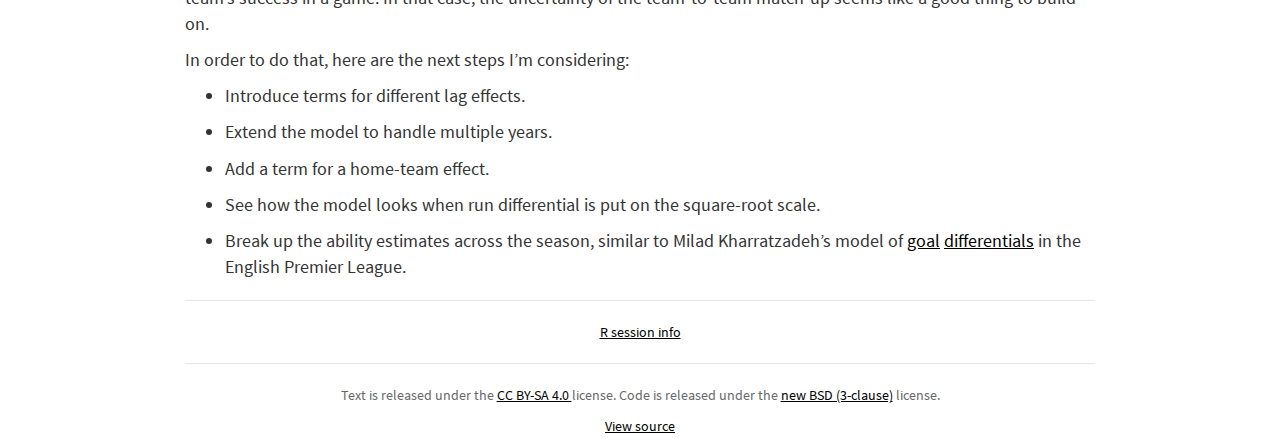
<file: rundiff-oneseason-2011.html>
<!DOCTYPE html>

<html xmlns="http://www.w3.org/1999/xhtml">

<head>

<meta charset="utf-8" />
<meta http-equiv="Content-Type" content="text/html; charset=utf-8" />
<meta name="generator" content="pandoc" />




<title>Evaluation of a simple single-year team ability model</title>

<script src="site_libs/jquery-1.11.3/jquery.min.js"></script>
<meta name="viewport" content="width=device-width, initial-scale=1" />
<link href="site_libs/bootstrap-3.3.5/css/cosmo.min.css" rel="stylesheet" />
<script src="site_libs/bootstrap-3.3.5/js/bootstrap.min.js"></script>
<script src="site_libs/bootstrap-3.3.5/shim/html5shiv.min.js"></script>
<script src="site_libs/bootstrap-3.3.5/shim/respond.min.js"></script>
<script src="site_libs/navigation-1.1/tabsets.js"></script>
<link href="site_libs/highlightjs-9.12.0/default.css" rel="stylesheet" />
<script src="site_libs/highlightjs-9.12.0/highlight.js"></script>

<style type="text/css">code{white-space: pre;}</style>
<style type="text/css">
  pre:not([class]) {
    background-color: white;
  }
</style>
<script type="text/javascript">
if (window.hljs) {
  hljs.configure({languages: []});
  hljs.initHighlightingOnLoad();
  if (document.readyState && document.readyState === "complete") {
    window.setTimeout(function() { hljs.initHighlighting(); }, 0);
  }
}
</script>



<style type="text/css">
h1 {
  font-size: 34px;
}
h1.title {
  font-size: 38px;
}
h2 {
  font-size: 30px;
}
h3 {
  font-size: 24px;
}
h4 {
  font-size: 18px;
}
h5 {
  font-size: 16px;
}
h6 {
  font-size: 12px;
}
.table th:not([align]) {
  text-align: left;
}
</style>

<link rel="stylesheet" href="styles.css" type="text/css" />

</head>

<body>

<style type = "text/css">
.main-container {
  max-width: 940px;
  margin-left: auto;
  margin-right: auto;
}
code {
  color: inherit;
  background-color: rgba(0, 0, 0, 0.04);
}
img {
  max-width:100%;
  height: auto;
}
.tabbed-pane {
  padding-top: 12px;
}
button.code-folding-btn:focus {
  outline: none;
}
</style>



<div class="container-fluid main-container">

<!-- tabsets -->
<script>
$(document).ready(function () {
  window.buildTabsets("TOC");
});
</script>

<!-- code folding -->






<div class="fluid-row" id="header">



<h1 class="title toc-ignore">Evaluation of a simple single-year team ability model</h1>

</div>

<div id="TOC">
<ul>
<li><a href="#single-year-estimation-of-team-ability">Single-year estimation of team ability</a></li>
<li><a href="#mcmc-diagnostics">MCMC diagnostics</a></li>
<li><a href="#ability-estimates">Ability estimates</a></li>
<li><a href="#posterior-predictive-check">Posterior predictive check</a></li>
</ul>
</div>

<div id="single-year-estimation-of-team-ability" class="section level2">
<h2>Single-year estimation of team ability</h2>
<p>Eventually I want to estimate the association between a team having jet lag and some measure of their tendency to win a game. As a starting point, I remembered that Andrew Gelman had <a href="http://andrewgelman.com/2014/07/13/stan-analyzes-world-cup-data/">some</a> <a href="http://andrewgelman.com/2014/07/15/stan-world-cup-update/">posts</a> on estimating the ability of teams in the World Cup teams. The response in that model is the score differential: goals in that case, runs my case. As Gelman discusses, this isn’t a generative model because it makes continuous predictions for discrete data, but it may be good enough for my purposes.</p>
<p>Below is a model that closely follows the World Cup model.</p>
<pre><code>
data {
  int&lt;lower=1&gt; n_games;
  int&lt;lower=1&gt; n_teams;
  int&lt;lower=1,upper=n_teams&gt; team_home[n_games];
  int&lt;lower=1,upper=n_teams&gt; team_away[n_games];

  vector[n_games] rundiff;

  real df;
}

parameters {
  real&lt;lower=0&gt; sigma_a;
  real&lt;lower=0&gt; sigma_y;
  vector[n_teams] a_std;
}

transformed parameters {
  vector[n_teams] a;
  a = sigma_a * a_std;
}

model {
  a_std ~ normal(0, 1);
  sigma_y ~ normal(0, 6);
  sigma_a ~ normal(0, 3);

  for (i in 1:n_games)
    rundiff[i] ~ student_t(df, a[team_home[i]] - a[team_away[i]], sigma_y);
}</code></pre>
<p>There are two main differences from the World Cup model:</p>
<ul>
<li><p>I haven’t yet bothered to put the response (difference in runs) on the square-root scale.</p></li>
<li><p>I don’t include a prior estimate for a team’s ability.</p></li>
</ul>
<p>And while I’m labeling one team as “home” and one as “away”, the model isn’t treating them any differently (e.g., I haven’t yet tried to add a parameter for home-field advantage).</p>
</div>
<div id="mcmc-diagnostics" class="section level2">
<h2>MCMC diagnostics</h2>
<p>I’ve fit this model using data for the 2011 season. I’ll look at a few diagnostic plots using the <a href="http://mc-stan.org/users/interfaces/bayesplot.html">bayesplot</a> package.</p>
<pre class="r"><code>fit &lt;- readRDS(&quot;../outputs/models/rundiff-oneseason_2011-fit.rds&quot;)</code></pre>
<p>The R-hats and effective sample sizes look OK, though the effective sample size for <span class="math inline">\(\sigma_a\)</span> is relatively low.</p>
<pre class="r"><code>selpars &lt;- c(&quot;sigma_a&quot;, &quot;sigma_y&quot;, grep(&quot;^a&quot;, names(fit), value = TRUE))</code></pre>
<pre class="r"><code>mcmc_neff(neff_ratio(fit, pars = selpars)) +
    theme_remove_axis(&quot;y&quot;) +
    theme(legend.position = &quot;left&quot;)

mcmc_rhat(rhat(fit, pars = selpars)) +
    legend_text(hjust = 0) +
    theme_remove_axis(&quot;y&quot;) +
    theme(legend.text.align = 0)</code></pre>
<p><img src="rundiff-oneseason-2011_files/figure-html/nr_plot-1.png" width="50%" /><img src="rundiff-oneseason-2011_files/figure-html/nr_plot-2.png" width="50%" /></p>
<pre class="r"><code>samps_flat &lt;- as.array(fit)</code></pre>
<p>The autocorrelation across iterations looks OK. As expected from its lower effective sample size ratio, <span class="math inline">\(\sigma_a\)</span> shows a higher autocorrelation than other parameters do.</p>
<pre class="r"><code>mcmc_acf(samps_flat, regex_pars = &quot;sigma&quot;)</code></pre>
<p><img src="rundiff-oneseason-2011_files/figure-html/acf_plot_sigma-1.png" width="70%" style="display: block; margin: auto;" /></p>
<pre class="r"><code>mcmc_acf(samps_flat, pars = paste0(&quot;a[&quot;, 1:6, &quot;]&quot;))</code></pre>
<p><img src="rundiff-oneseason-2011_files/figure-html/acf_plot_a-1.png" width="95%" style="display: block; margin: auto;" /></p>
<p>The traces look OK.</p>
<pre class="r"><code>color_scheme_set(&quot;mix-darkgray-green&quot;)
mcmc_trace(samps_flat, regex_pars = &quot;sigma&quot;)</code></pre>
<p><img src="rundiff-oneseason-2011_files/figure-html/sigma_trace_plots-1.png" width="70%" style="display: block; margin: auto;" /></p>
<pre class="r"><code>mcmc_trace(samps_flat, regex_pars = &quot;^a\\[&quot;, facet_args = list(ncol = 5)) +
    theme(legend.position = &quot;none&quot;,
          axis.text.x = element_blank(),
          axis.ticks.x = element_blank())</code></pre>
<p><img src="rundiff-oneseason-2011_files/figure-html/sigma_a_plots-1.png" width="95%" style="display: block; margin: auto;" /></p>
</div>
<div id="ability-estimates" class="section level2">
<h2>Ability estimates</h2>
<p>The order of team ability estimates should largely follow the final rankings for the 2011 season.</p>
<pre class="r"><code>glog &lt;- read_csv(&quot;../outputs/lag/log-with-lags-cleaned.csv&quot;)</code></pre>
<pre class="r"><code>(team_rank &lt;- glog %&gt;%
     filter(lubridate::year(date) == 2011) %&gt;%
     count_wins() %&gt;%
     mutate(win_perc = n_wins / n_games) %&gt;%
     arrange(desc(win_perc)))
#&gt; # A tibble: 30 x 4
#&gt;    team  n_wins n_games win_perc
#&gt;    &lt;chr&gt;  &lt;int&gt;   &lt;int&gt;    &lt;dbl&gt;
#&gt;  1 PHI      102     162    0.630
#&gt;  2 NYA       97     162    0.599
#&gt;  3 MIL       96     162    0.593
#&gt;  4 TEX       96     162    0.593
#&gt;  5 DET       95     162    0.586
#&gt;  6 ARI       94     162    0.580
#&gt;  7 TBA       91     162    0.562
#&gt;  8 BOS       90     162    0.556
#&gt;  9 SLN       90     162    0.556
#&gt; 10 ATL       89     162    0.549
#&gt; # ... with 20 more rows

team_names &lt;- levels(factor(team_rank$team))</code></pre>
<p>To get the samples in a more convenient form, I’ll re-extract the samples from the fit as a list rather than an array with flattened variables name.</p>
<pre class="r"><code>samps &lt;- rstan::extract(fit)</code></pre>
<pre class="r"><code>avals &lt;- trace_intervals(samps$a, &quot;team_idx&quot;) %&gt;%
    mutate(team = factor(team_names[team_idx], levels = team_rank$team))</code></pre>
<pre class="r"><code>ggplot(avals, aes(x = fct_rev(team))) +
    geom_hline(yintercept = 0, color = tc$background_light, size = 1) +
    geom_pointrange(aes(y = mean, ymin = p10, ymax = p90)) +
    geom_linerange(aes(ymin = p25, ymax = p75), size = 0.9) +
    labs(x = NULL,
         y = &quot;mean ability (with 50% and 80% intervals)&quot;,
         title = &quot;Team ability estimates for 2011 season&quot;,
         subtitle = &quot;sorted by regular season standings&quot;) +
    coord_flip() +
    theme_remove_axis(&quot;y&quot;, text = FALSE)</code></pre>
<p><img src="rundiff-oneseason-2011_files/figure-html/avals_plot-1.png" width="50%" style="display: block; margin: auto;" /></p>
<p>The intervals are wide and largely overlapping, but the ability estimates seem to approximately track the season standings. I don’t expect a one-to-one mapping here because the overall win percentages don’t account for actual match-ups or run differentials.</p>
</div>
<div id="posterior-predictive-check" class="section level2">
<h2>Posterior predictive check</h2>
<p>To generate new responses from the estimated parameters, I’ll pick a few teams to form the match-ups. The first three are the teams with the best 2011 records, the last three are the ones with the worst records, and the middle teams are somewhere in between.</p>
<pre class="r"><code>ppc_team_names &lt;- c(&quot;PHI&quot;, &quot;NYA&quot;, &quot;MIL&quot;, &quot;ARI&quot;, &quot;CIN&quot;, &quot;OAK&quot;, &quot;PIT&quot;,
                    &quot;SEA&quot;, &quot;MIN&quot;, &quot;HOU&quot;)
ppc_teams &lt;- match(ppc_team_names, team_names)

matchups &lt;- data.frame(t(utils::combn(ppc_teams, 2)))
names(matchups) &lt;- c(&quot;home&quot;, &quot;away&quot;)
matchups$home_name &lt;- team_names[matchups$home]
matchups$away_name &lt;- team_names[matchups$away]</code></pre>
<p>For each of these match-ups, I’ll generate a score differential from samples for each iteration and then summarize the response across the iterations by constructing the 95% intervals for each match-up.</p>
<pre class="r"><code>df &lt;- 7

n_games &lt;- nrow(matchups)
n_iter &lt;- nrow(samps$sigma_y)
rundiff_sim &lt;- array(NA, c(n_iter, n_games))
set.seed(16125)
for (i in 1:n_iter){
    rundiff_sim[i,] &lt;- samps$a[i, matchups$home] - samps$a[i, matchups$away] +
         rt(n_games, df) * samps$sigma_y[i]
}

result &lt;- cbind(matchups, trace_intervals(rundiff_sim, &quot;game_idx&quot;))  %&gt;%
    as_tibble() %&gt;%
    mutate(matchup = paste(home_name, &quot;-&quot;, away_name),
           matchup = factor(matchup, levels = matchup))</code></pre>
<p>I also have to pull together the observed run differentials for these match-ups. This requires a little bit of work because the simulations put the team with the better record as the “home” team.</p>
<pre class="r"><code>observed &lt;- glog %&gt;%
    filter(lubridate::year(date) == 2011,
           home_team %in% team_names,
           away_team %in% team_names) %&gt;%
    select(home_team, away_team, home_runs_scored, away_runs_scored) %&gt;%
    mutate(flip = match(home_team, team_names) &gt; match(away_team, team_names),
           matchup = ifelse(flip,
                            paste(away_team, &quot;-&quot;, home_team),
                            paste(home_team, &quot;-&quot;, away_team)),
           matchup = factor(matchup, levels = levels(result$matchup)),
           rundiff = ifelse(flip,
                              away_runs_scored - home_runs_scored,
                              home_runs_scored - away_runs_scored)) %&gt;%
    filter(!is.na(matchup))</code></pre>
<p>Now, we can overlay the observed run differentials over the prediction intervals. The intervals aren’t shown if the match-up didn’t occur during the 2011 season.</p>
<pre class="r"><code>result %&gt;%
    filter(matchup %in% observed$matchup) %&gt;%
    ggplot() +
    geom_hline(yintercept = 0, color = tc$primary_lighter) +
    geom_linerange(aes(x = fct_rev(matchup), ymin = p2.5, ymax = p97.5),
                   alpha = 0.8) +
    geom_point(aes(x = matchup, y = rundiff),
               fill = NA, color = tc$background_dark, shape = 21,
               data = observed) +
    scale_y_continuous(limits = c(-13, 13),
                       minor_breaks = -13:13) +
    coord_flip() +
    labs(title = &quot;Run differential&quot;,
         subtitle = &quot;compared to the match-up&#39;s 95% predictive interval&quot;,
         x = NULL, y = NULL) +
    theme_remove_axis(&quot;y&quot;, text = FALSE) +
    theme(axis.text.y = element_text(hjust = 0))</code></pre>
<p><img src="rundiff-oneseason-2011_files/figure-html/ppc_plot-1.png" width="70%" style="display: block; margin: auto;" /></p>
<p>Well, that seems OK in the sense that 115 of the 122 points (close to 95%) fall within the intervals.</p>
<p>Is this model useful going forward? I don’t know. If making predictions from this model were the goal, the intervals are unhelpfully large. (“Oh, that team’s likely to win by 9 or lose by 7? You don’t say.”) And these wide intervals are unsurprising given that the response is based on a single-season ability estimate for each team.</p>
<p>Instead, my goal is to find a relatively interpretable model that I can extend to estimate the association of jet lag with a team’s success in a game. In that case, the uncertainty of the team-to-team match-up seems like a good thing to build on.</p>
<p>In order to do that, here are the next steps I’m considering:</p>
<ul>
<li><p>Introduce terms for different lag effects.</p></li>
<li><p>Extend the model to handle multiple years.</p></li>
<li><p>Add a term for a home-team effect.</p></li>
<li><p>See how the model looks when run differential is put on the square-root scale.</p></li>
<li><p>Break up the ability estimates across the season, similar to Milad Kharratzadeh’s model of <a href="http://andrewgelman.com/2017/05/17/using-stan-week-week-updating-estimated-soccer-team-abilites/">goal</a> <a href="https://github.com/milkha/EPL">differentials</a> in the English Premier League.</p></li>
</ul>
<div id="rsession">
<hr>
<a href="rundiff-oneseason-2011-session-info.txt"> R session info</a>
</div>
</div>

<hr>
<div id="footer">
  <p>
    Text is released under the
    <a href="https://creativecommons.org/licenses/by-sa/4.0/">
      CC BY-SA 4.0 </a> license.
    Code is released under the
    <a href="https://opensource.org/licenses/BSD-3-Clause">
      new BSD (3-clause)</a> license.
  </p>
  <p>
    <a href="https://github.com/kyleam/mlb-rundiff/">View source</a>
  </p>
</div>



</div>

<script>

// add bootstrap table styles to pandoc tables
function bootstrapStylePandocTables() {
  $('tr.header').parent('thead').parent('table').addClass('table table-condensed');
}
$(document).ready(function () {
  bootstrapStylePandocTables();
});


</script>

<!-- dynamically load mathjax for compatibility with self-contained -->
<script>
  (function () {
    var script = document.createElement("script");
    script.type = "text/javascript";
    script.src  = "https://mathjax.rstudio.com/latest/MathJax.js?config=TeX-AMS-MML_HTMLorMML";
    document.getElementsByTagName("head")[0].appendChild(script);
  })();
</script>

</body>
</html>
</file>
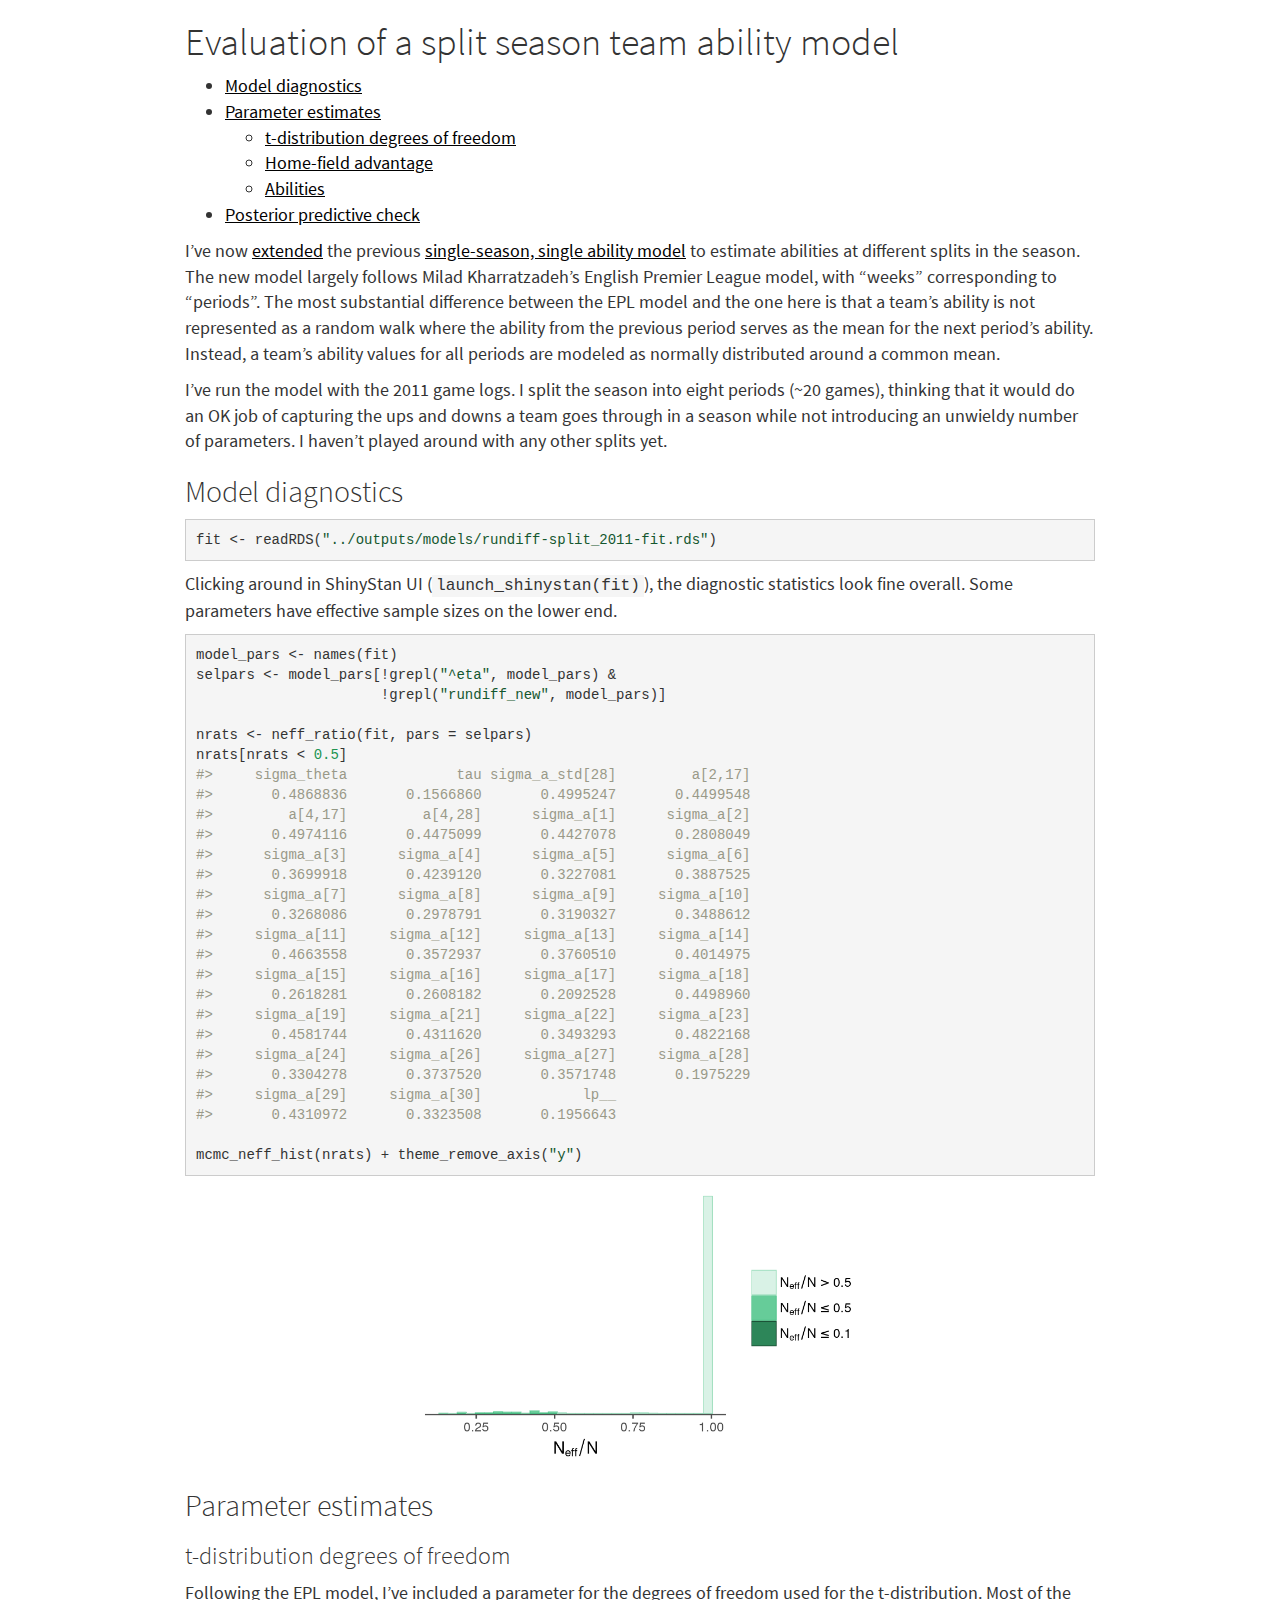
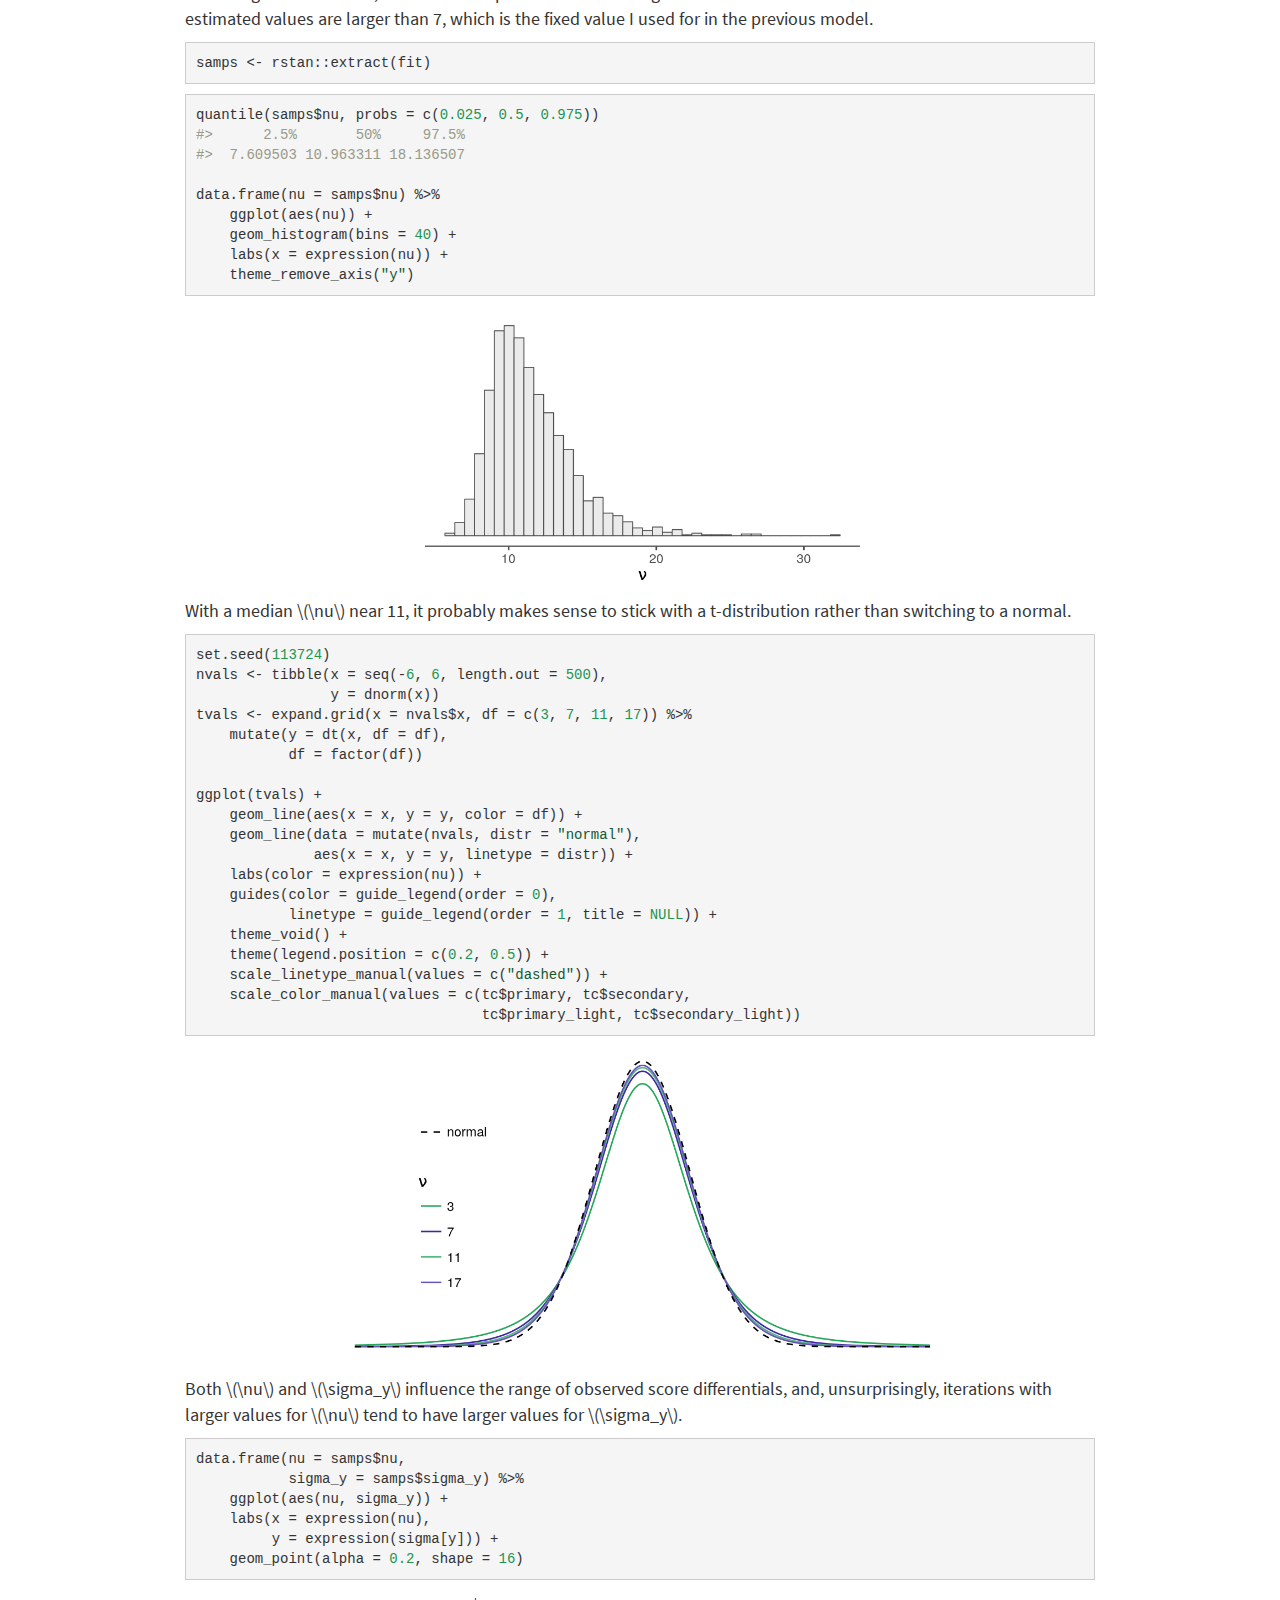
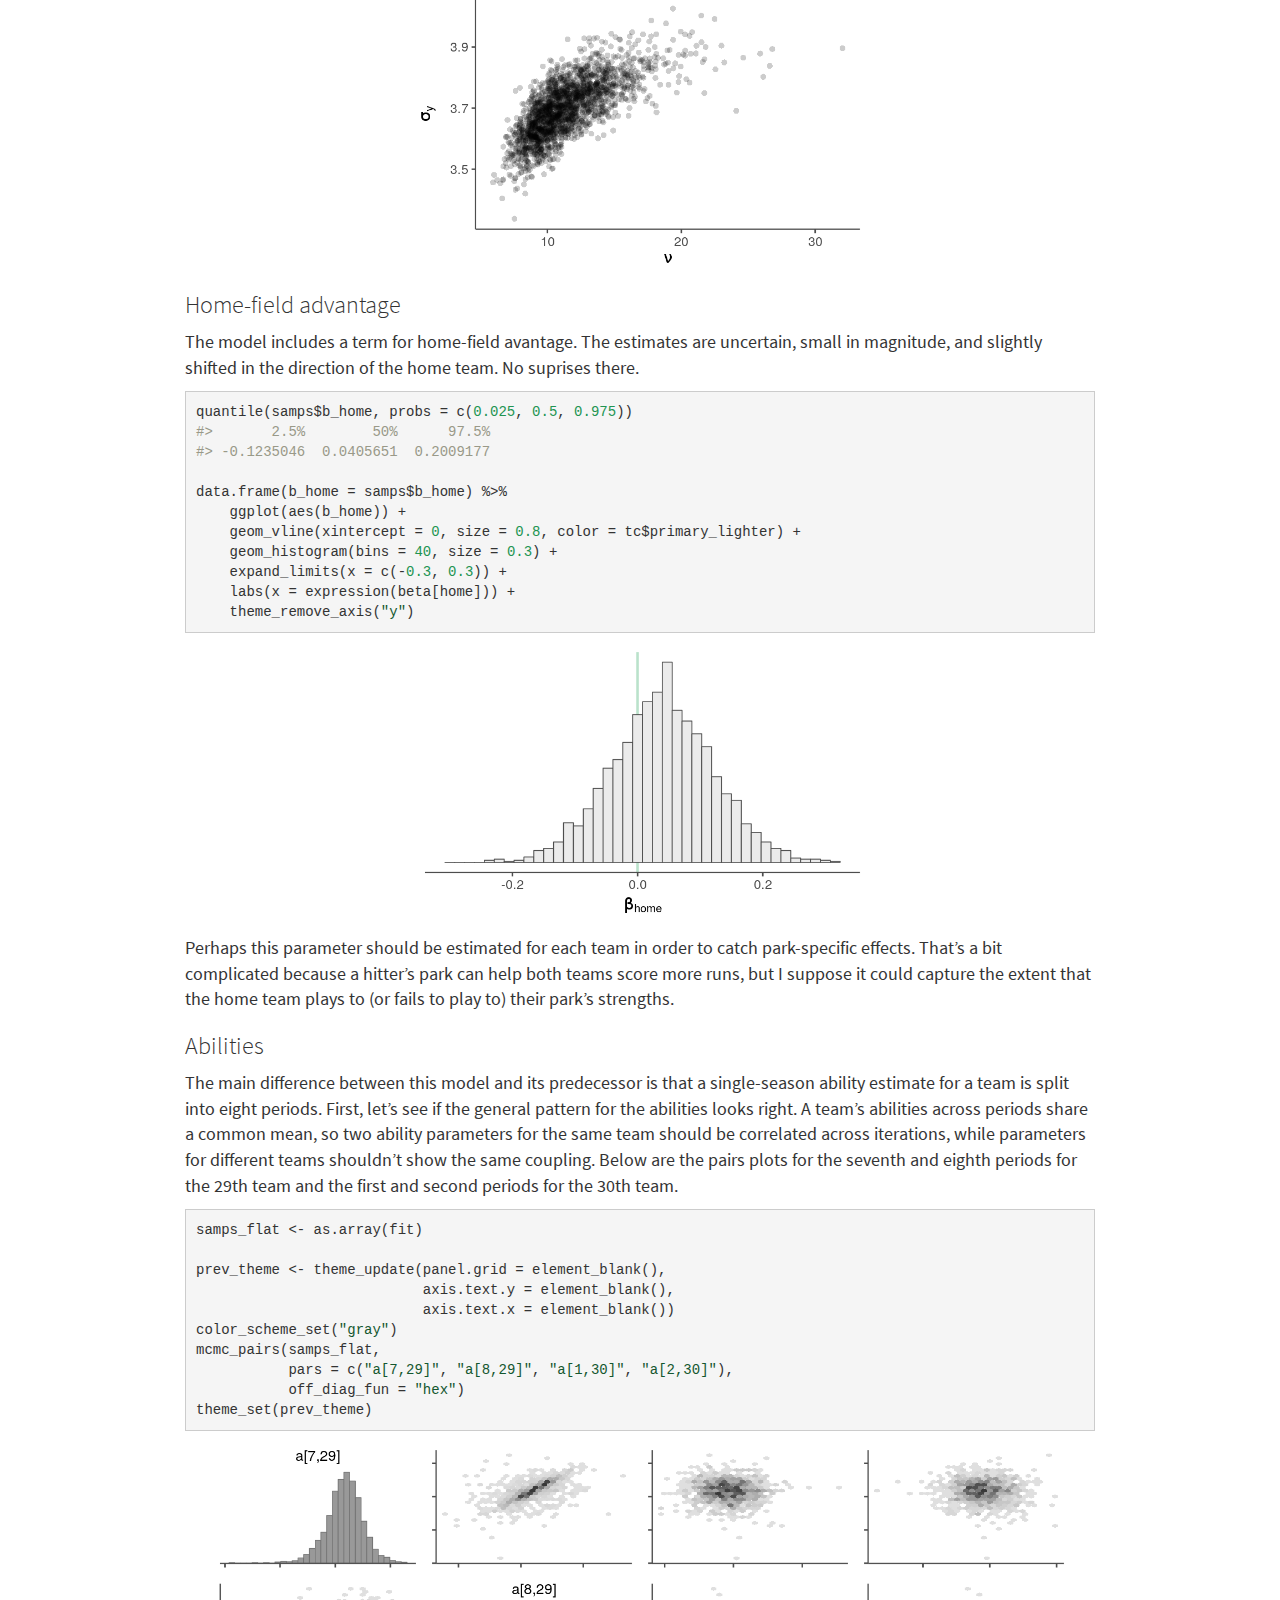
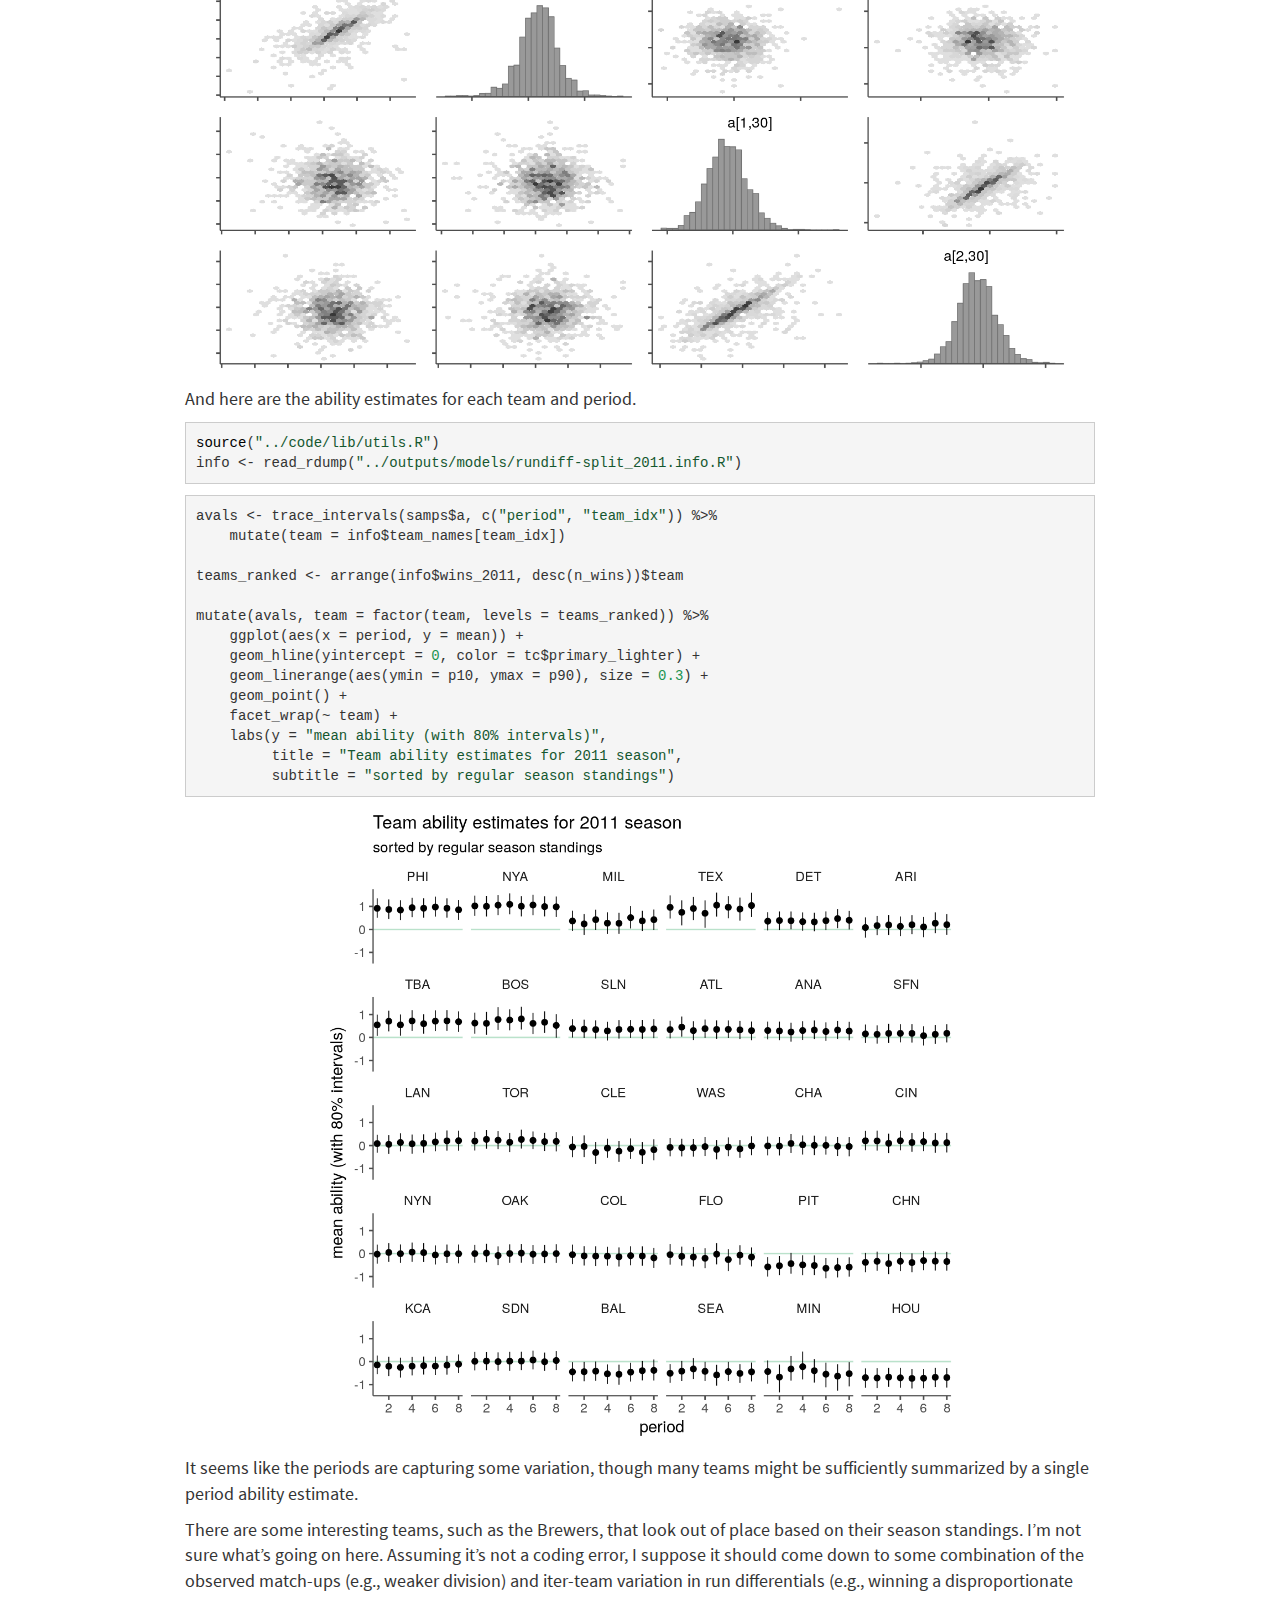
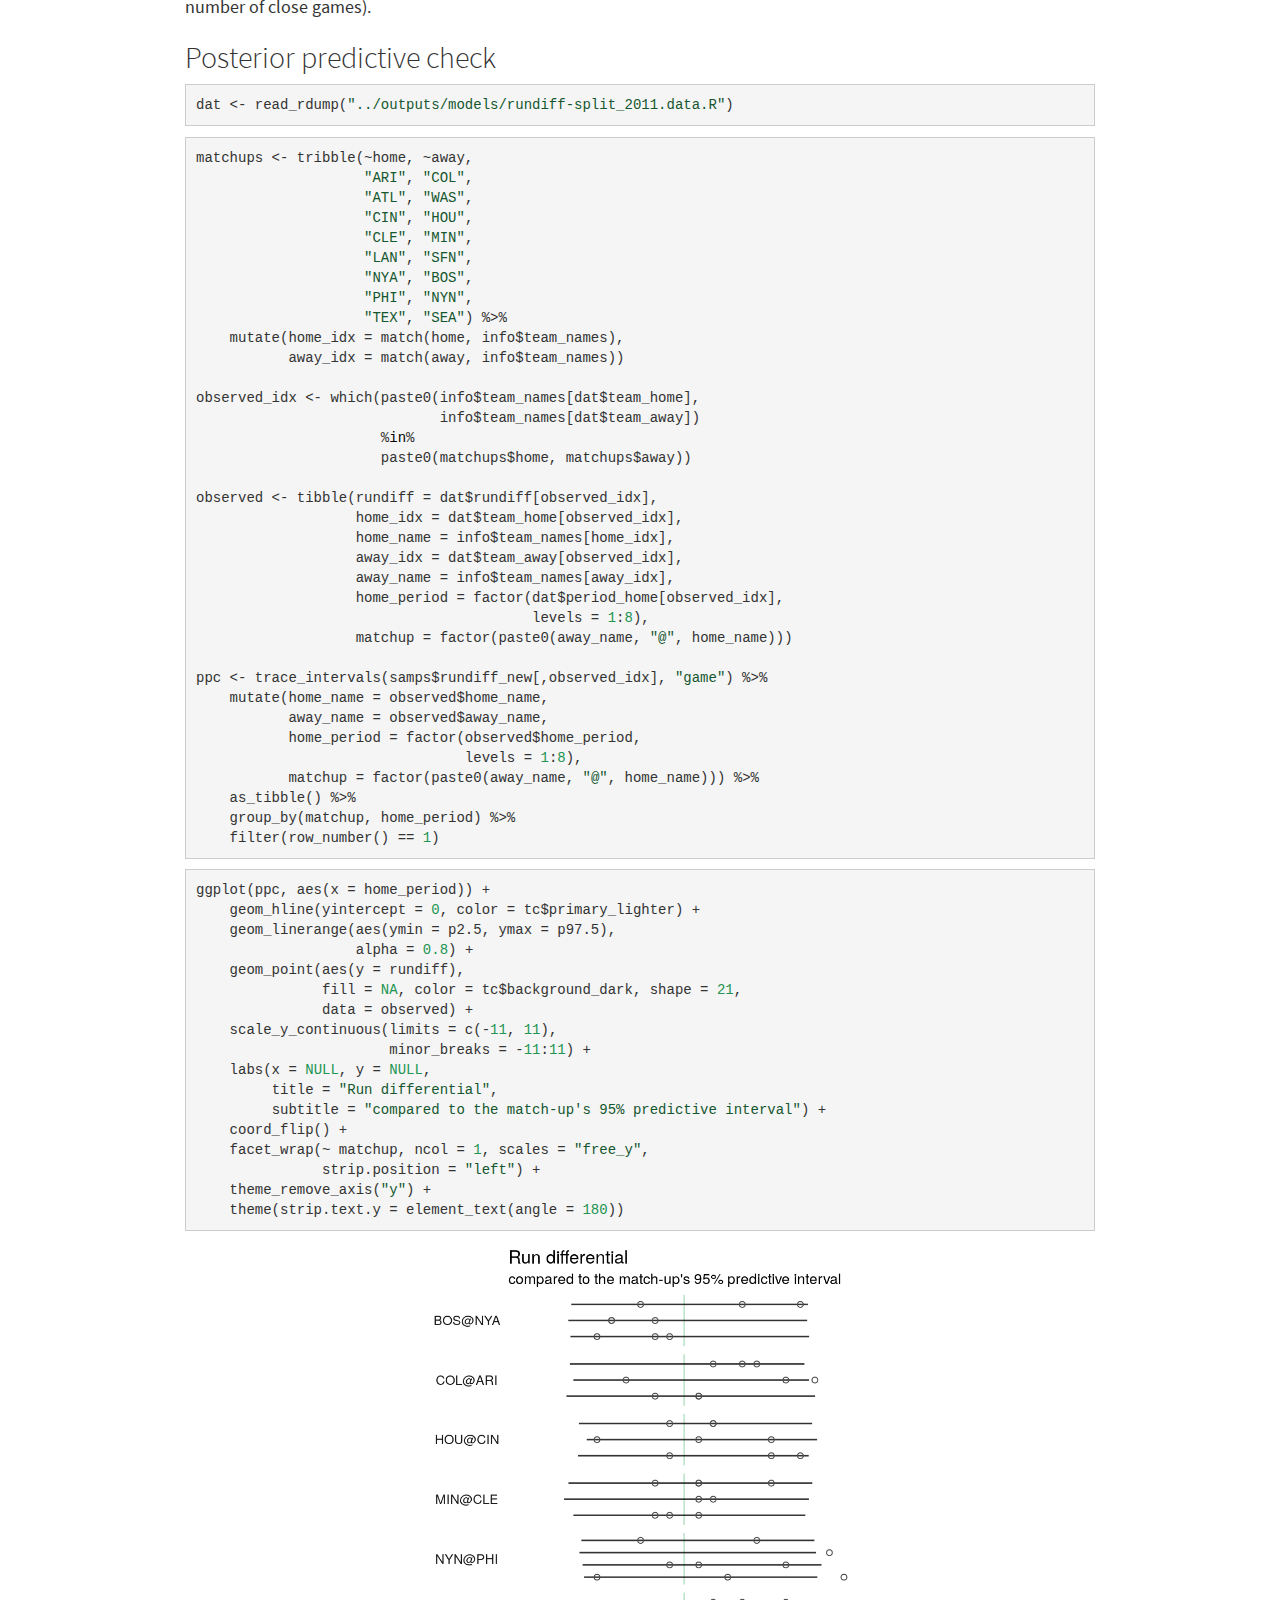
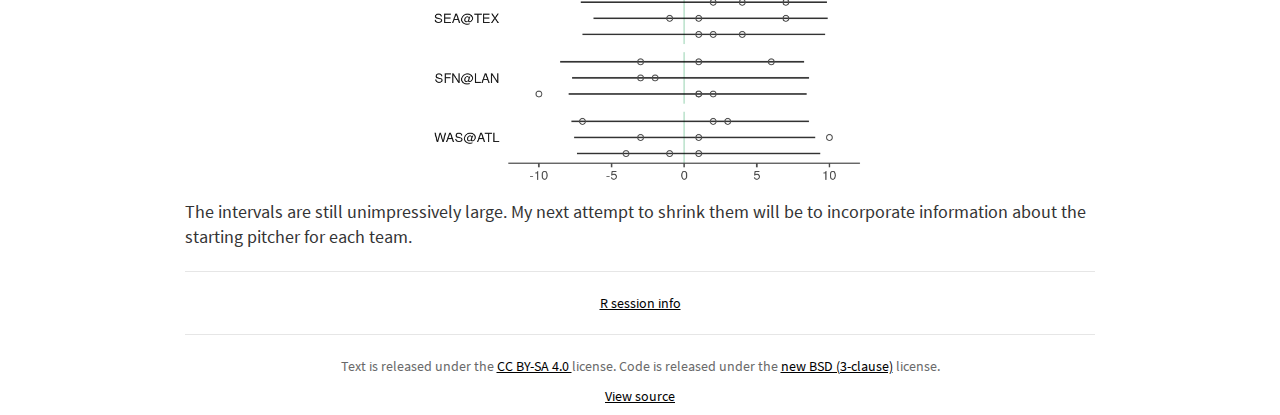
<file: rundiff-split-2011.html>
<!DOCTYPE html>

<html xmlns="http://www.w3.org/1999/xhtml">

<head>

<meta charset="utf-8" />
<meta http-equiv="Content-Type" content="text/html; charset=utf-8" />
<meta name="generator" content="pandoc" />




<title>Evaluation of a split season team ability model</title>

<script src="site_libs/jquery-1.11.3/jquery.min.js"></script>
<meta name="viewport" content="width=device-width, initial-scale=1" />
<link href="site_libs/bootstrap-3.3.5/css/cosmo.min.css" rel="stylesheet" />
<script src="site_libs/bootstrap-3.3.5/js/bootstrap.min.js"></script>
<script src="site_libs/bootstrap-3.3.5/shim/html5shiv.min.js"></script>
<script src="site_libs/bootstrap-3.3.5/shim/respond.min.js"></script>
<script src="site_libs/navigation-1.1/tabsets.js"></script>
<link href="site_libs/highlightjs-9.12.0/default.css" rel="stylesheet" />
<script src="site_libs/highlightjs-9.12.0/highlight.js"></script>

<style type="text/css">code{white-space: pre;}</style>
<style type="text/css">
  pre:not([class]) {
    background-color: white;
  }
</style>
<script type="text/javascript">
if (window.hljs) {
  hljs.configure({languages: []});
  hljs.initHighlightingOnLoad();
  if (document.readyState && document.readyState === "complete") {
    window.setTimeout(function() { hljs.initHighlighting(); }, 0);
  }
}
</script>



<style type="text/css">
h1 {
  font-size: 34px;
}
h1.title {
  font-size: 38px;
}
h2 {
  font-size: 30px;
}
h3 {
  font-size: 24px;
}
h4 {
  font-size: 18px;
}
h5 {
  font-size: 16px;
}
h6 {
  font-size: 12px;
}
.table th:not([align]) {
  text-align: left;
}
</style>

<link rel="stylesheet" href="styles.css" type="text/css" />

</head>

<body>

<style type = "text/css">
.main-container {
  max-width: 940px;
  margin-left: auto;
  margin-right: auto;
}
code {
  color: inherit;
  background-color: rgba(0, 0, 0, 0.04);
}
img {
  max-width:100%;
  height: auto;
}
.tabbed-pane {
  padding-top: 12px;
}
button.code-folding-btn:focus {
  outline: none;
}
</style>



<div class="container-fluid main-container">

<!-- tabsets -->
<script>
$(document).ready(function () {
  window.buildTabsets("TOC");
});
</script>

<!-- code folding -->






<div class="fluid-row" id="header">



<h1 class="title toc-ignore">Evaluation of a split season team ability model</h1>

</div>

<div id="TOC">
<ul>
<li><a href="#model-diagnostics">Model diagnostics</a></li>
<li><a href="#parameter-estimates">Parameter estimates</a><ul>
<li><a href="#t-distribution-degrees-of-freedom">t-distribution degrees of freedom</a></li>
<li><a href="#home-field-advantage">Home-field advantage</a></li>
<li><a href="#abilities">Abilities</a></li>
</ul></li>
<li><a href="#posterior-predictive-check">Posterior predictive check</a></li>
</ul>
</div>

<p>I’ve now <a href="rundiff-split.stan">extended</a> the previous <a href="rundiff-oneseason-2011.html">single-season, single ability model</a> to estimate abilities at different splits in the season. The new model largely follows Milad Kharratzadeh’s English Premier League model, with “weeks” corresponding to “periods”. The most substantial difference between the EPL model and the one here is that a team’s ability is not represented as a random walk where the ability from the previous period serves as the mean for the next period’s ability. Instead, a team’s ability values for all periods are modeled as normally distributed around a common mean.</p>
<p>I’ve run the model with the 2011 game logs. I split the season into eight periods (~20 games), thinking that it would do an OK job of capturing the ups and downs a team goes through in a season while not introducing an unwieldy number of parameters. I haven’t played around with any other splits yet.</p>
<div id="model-diagnostics" class="section level2">
<h2>Model diagnostics</h2>
<pre class="r"><code>fit &lt;- readRDS(&quot;../outputs/models/rundiff-split_2011-fit.rds&quot;)</code></pre>
<p>Clicking around in ShinyStan UI (<code>launch_shinystan(fit)</code>), the diagnostic statistics look fine overall. Some parameters have effective sample sizes on the lower end.</p>
<pre class="r"><code>model_pars &lt;- names(fit)
selpars &lt;- model_pars[!grepl(&quot;^eta&quot;, model_pars) &amp;
                      !grepl(&quot;rundiff_new&quot;, model_pars)]

nrats &lt;- neff_ratio(fit, pars = selpars)
nrats[nrats &lt; 0.5]
#&gt;     sigma_theta             tau sigma_a_std[28]         a[2,17] 
#&gt;       0.4868836       0.1566860       0.4995247       0.4499548 
#&gt;         a[4,17]         a[4,28]      sigma_a[1]      sigma_a[2] 
#&gt;       0.4974116       0.4475099       0.4427078       0.2808049 
#&gt;      sigma_a[3]      sigma_a[4]      sigma_a[5]      sigma_a[6] 
#&gt;       0.3699918       0.4239120       0.3227081       0.3887525 
#&gt;      sigma_a[7]      sigma_a[8]      sigma_a[9]     sigma_a[10] 
#&gt;       0.3268086       0.2978791       0.3190327       0.3488612 
#&gt;     sigma_a[11]     sigma_a[12]     sigma_a[13]     sigma_a[14] 
#&gt;       0.4663558       0.3572937       0.3760510       0.4014975 
#&gt;     sigma_a[15]     sigma_a[16]     sigma_a[17]     sigma_a[18] 
#&gt;       0.2618281       0.2608182       0.2092528       0.4498960 
#&gt;     sigma_a[19]     sigma_a[21]     sigma_a[22]     sigma_a[23] 
#&gt;       0.4581744       0.4311620       0.3493293       0.4822168 
#&gt;     sigma_a[24]     sigma_a[26]     sigma_a[27]     sigma_a[28] 
#&gt;       0.3304278       0.3737520       0.3571748       0.1975229 
#&gt;     sigma_a[29]     sigma_a[30]            lp__ 
#&gt;       0.4310972       0.3323508       0.1956643

mcmc_neff_hist(nrats) + theme_remove_axis(&quot;y&quot;)</code></pre>
<p><img src="rundiff-split-2011_files/figure-html/neff_plot-1.png" width="50%" style="display: block; margin: auto;" /></p>
</div>
<div id="parameter-estimates" class="section level2">
<h2>Parameter estimates</h2>
<div id="t-distribution-degrees-of-freedom" class="section level3">
<h3>t-distribution degrees of freedom</h3>
<p>Following the EPL model, I’ve included a parameter for the degrees of freedom used for the t-distribution. Most of the estimated values are larger than 7, which is the fixed value I used for in the previous model.</p>
<pre class="r"><code>samps &lt;- rstan::extract(fit)</code></pre>
<pre class="r"><code>quantile(samps$nu, probs = c(0.025, 0.5, 0.975))
#&gt;      2.5%       50%     97.5% 
#&gt;  7.609503 10.963311 18.136507

data.frame(nu = samps$nu) %&gt;%
    ggplot(aes(nu)) +
    geom_histogram(bins = 40) +
    labs(x = expression(nu)) +
    theme_remove_axis(&quot;y&quot;)</code></pre>
<p><img src="rundiff-split-2011_files/figure-html/nu_distr_plot-1.png" width="50%" style="display: block; margin: auto;" /></p>
<p>With a median <span class="math inline">\(\nu\)</span> near 11, it probably makes sense to stick with a t-distribution rather than switching to a normal.</p>
<pre class="r"><code>set.seed(113724)
nvals &lt;- tibble(x = seq(-6, 6, length.out = 500),
                y = dnorm(x))
tvals &lt;- expand.grid(x = nvals$x, df = c(3, 7, 11, 17)) %&gt;%
    mutate(y = dt(x, df = df),
           df = factor(df))

ggplot(tvals) +
    geom_line(aes(x = x, y = y, color = df)) +
    geom_line(data = mutate(nvals, distr = &quot;normal&quot;),
              aes(x = x, y = y, linetype = distr)) +
    labs(color = expression(nu)) +
    guides(color = guide_legend(order = 0),
           linetype = guide_legend(order = 1, title = NULL)) +
    theme_void() +
    theme(legend.position = c(0.2, 0.5)) +
    scale_linetype_manual(values = c(&quot;dashed&quot;)) +
    scale_color_manual(values = c(tc$primary, tc$secondary,
                                  tc$primary_light, tc$secondary_light))</code></pre>
<p><img src="rundiff-split-2011_files/figure-html/nu_normal_plot-1.png" width="70%" style="display: block; margin: auto;" /></p>
<p>Both <span class="math inline">\(\nu\)</span> and <span class="math inline">\(\sigma_y\)</span> influence the range of observed score differentials, and, unsurprisingly, iterations with larger values for <span class="math inline">\(\nu\)</span> tend to have larger values for <span class="math inline">\(\sigma_y\)</span>.</p>
<pre class="r"><code>data.frame(nu = samps$nu,
           sigma_y = samps$sigma_y) %&gt;%
    ggplot(aes(nu, sigma_y)) +
    labs(x = expression(nu),
         y = expression(sigma[y])) +
    geom_point(alpha = 0.2, shape = 16)</code></pre>
<p><img src="rundiff-split-2011_files/figure-html/nu_sigma_y_plot-1.png" width="50%" style="display: block; margin: auto;" /></p>
</div>
<div id="home-field-advantage" class="section level3">
<h3>Home-field advantage</h3>
<p>The model includes a term for home-field avantage. The estimates are uncertain, small in magnitude, and slightly shifted in the direction of the home team. No suprises there.</p>
<pre class="r"><code>quantile(samps$b_home, probs = c(0.025, 0.5, 0.975))
#&gt;       2.5%        50%      97.5% 
#&gt; -0.1235046  0.0405651  0.2009177

data.frame(b_home = samps$b_home) %&gt;%
    ggplot(aes(b_home)) +
    geom_vline(xintercept = 0, size = 0.8, color = tc$primary_lighter) +
    geom_histogram(bins = 40, size = 0.3) +
    expand_limits(x = c(-0.3, 0.3)) +
    labs(x = expression(beta[home])) +
    theme_remove_axis(&quot;y&quot;)</code></pre>
<p><img src="rundiff-split-2011_files/figure-html/b_home_distr_plot-1.png" width="50%" style="display: block; margin: auto;" /></p>
<p>Perhaps this parameter should be estimated for each team in order to catch park-specific effects. That’s a bit complicated because a hitter’s park can help both teams score more runs, but I suppose it could capture the extent that the home team plays to (or fails to play to) their park’s strengths.</p>
</div>
<div id="abilities" class="section level3">
<h3>Abilities</h3>
<p>The main difference between this model and its predecessor is that a single-season ability estimate for a team is split into eight periods. First, let’s see if the general pattern for the abilities looks right. A team’s abilities across periods share a common mean, so two ability parameters for the same team should be correlated across iterations, while parameters for different teams shouldn’t show the same coupling. Below are the pairs plots for the seventh and eighth periods for the 29th team and the first and second periods for the 30th team.</p>
<pre class="r"><code>samps_flat &lt;- as.array(fit)

prev_theme &lt;- theme_update(panel.grid = element_blank(),
                           axis.text.y = element_blank(),
                           axis.text.x = element_blank())
color_scheme_set(&quot;gray&quot;)
mcmc_pairs(samps_flat,
           pars = c(&quot;a[7,29]&quot;, &quot;a[8,29]&quot;, &quot;a[1,30]&quot;, &quot;a[2,30]&quot;),
           off_diag_fun = &quot;hex&quot;)
theme_set(prev_theme)</code></pre>
<p><img src="rundiff-split-2011_files/figure-html/plot_a_flat_pairs-1.png" width="95%" style="display: block; margin: auto;" /></p>
<p>And here are the ability estimates for each team and period.</p>
<pre class="r"><code>source(&quot;../code/lib/utils.R&quot;)
info &lt;- read_rdump(&quot;../outputs/models/rundiff-split_2011.info.R&quot;)</code></pre>
<pre class="r"><code>avals &lt;- trace_intervals(samps$a, c(&quot;period&quot;, &quot;team_idx&quot;)) %&gt;%
    mutate(team = info$team_names[team_idx])

teams_ranked &lt;- arrange(info$wins_2011, desc(n_wins))$team

mutate(avals, team = factor(team, levels = teams_ranked)) %&gt;%
    ggplot(aes(x = period, y = mean)) +
    geom_hline(yintercept = 0, color = tc$primary_lighter) +
    geom_linerange(aes(ymin = p10, ymax = p90), size = 0.3) +
    geom_point() +
    facet_wrap(~ team) +
    labs(y = &quot;mean ability (with 80% intervals)&quot;,
         title = &quot;Team ability estimates for 2011 season&quot;,
         subtitle = &quot;sorted by regular season standings&quot;)</code></pre>
<p><img src="rundiff-split-2011_files/figure-html/avals_plot-1.png" width="70%" style="display: block; margin: auto;" /></p>
<p>It seems like the periods are capturing some variation, though many teams might be sufficiently summarized by a single period ability estimate.</p>
<p>There are some interesting teams, such as the Brewers, that look out of place based on their season standings. I’m not sure what’s going on here. Assuming it’s not a coding error, I suppose it should come down to some combination of the observed match-ups (e.g., weaker division) and iter-team variation in run differentials (e.g., winning a disproportionate number of close games).</p>
</div>
</div>
<div id="posterior-predictive-check" class="section level2">
<h2>Posterior predictive check</h2>
<pre class="r"><code>dat &lt;- read_rdump(&quot;../outputs/models/rundiff-split_2011.data.R&quot;)</code></pre>
<pre class="r"><code>matchups &lt;- tribble(~home, ~away,
                    &quot;ARI&quot;, &quot;COL&quot;,
                    &quot;ATL&quot;, &quot;WAS&quot;,
                    &quot;CIN&quot;, &quot;HOU&quot;,
                    &quot;CLE&quot;, &quot;MIN&quot;,
                    &quot;LAN&quot;, &quot;SFN&quot;,
                    &quot;NYA&quot;, &quot;BOS&quot;,
                    &quot;PHI&quot;, &quot;NYN&quot;,
                    &quot;TEX&quot;, &quot;SEA&quot;) %&gt;%
    mutate(home_idx = match(home, info$team_names),
           away_idx = match(away, info$team_names))

observed_idx &lt;- which(paste0(info$team_names[dat$team_home],
                             info$team_names[dat$team_away])
                      %in%
                      paste0(matchups$home, matchups$away))

observed &lt;- tibble(rundiff = dat$rundiff[observed_idx],
                   home_idx = dat$team_home[observed_idx],
                   home_name = info$team_names[home_idx],
                   away_idx = dat$team_away[observed_idx],
                   away_name = info$team_names[away_idx],
                   home_period = factor(dat$period_home[observed_idx],
                                        levels = 1:8),
                   matchup = factor(paste0(away_name, &quot;@&quot;, home_name)))

ppc &lt;- trace_intervals(samps$rundiff_new[,observed_idx], &quot;game&quot;) %&gt;%
    mutate(home_name = observed$home_name,
           away_name = observed$away_name,
           home_period = factor(observed$home_period,
                                levels = 1:8),
           matchup = factor(paste0(away_name, &quot;@&quot;, home_name))) %&gt;%
    as_tibble() %&gt;%
    group_by(matchup, home_period) %&gt;%
    filter(row_number() == 1)</code></pre>
<pre class="r"><code>ggplot(ppc, aes(x = home_period)) +
    geom_hline(yintercept = 0, color = tc$primary_lighter) +
    geom_linerange(aes(ymin = p2.5, ymax = p97.5),
                   alpha = 0.8) +
    geom_point(aes(y = rundiff),
               fill = NA, color = tc$background_dark, shape = 21,
               data = observed) +
    scale_y_continuous(limits = c(-11, 11),
                       minor_breaks = -11:11) +
    labs(x = NULL, y = NULL,
         title = &quot;Run differential&quot;,
         subtitle = &quot;compared to the match-up&#39;s 95% predictive interval&quot;) +
    coord_flip() +
    facet_wrap(~ matchup, ncol = 1, scales = &quot;free_y&quot;,
               strip.position = &quot;left&quot;) +
    theme_remove_axis(&quot;y&quot;) +
    theme(strip.text.y = element_text(angle = 180))</code></pre>
<p><img src="rundiff-split-2011_files/figure-html/ppc_plot-1.png" width="50%" style="display: block; margin: auto;" /></p>
<p>The intervals are still unimpressively large. My next attempt to shrink them will be to incorporate information about the starting pitcher for each team.</p>
<div id="rsession">
<hr>
<a href="rundiff-split-2011-session-info.txt"> R session info</a>
</div>
</div>

<hr>
<div id="footer">
  <p>
    Text is released under the
    <a href="https://creativecommons.org/licenses/by-sa/4.0/">
      CC BY-SA 4.0 </a> license.
    Code is released under the
    <a href="https://opensource.org/licenses/BSD-3-Clause">
      new BSD (3-clause)</a> license.
  </p>
  <p>
    <a href="https://github.com/kyleam/mlb-rundiff/">View source</a>
  </p>
</div>



</div>

<script>

// add bootstrap table styles to pandoc tables
function bootstrapStylePandocTables() {
  $('tr.header').parent('thead').parent('table').addClass('table table-condensed');
}
$(document).ready(function () {
  bootstrapStylePandocTables();
});


</script>

<!-- dynamically load mathjax for compatibility with self-contained -->
<script>
  (function () {
    var script = document.createElement("script");
    script.type = "text/javascript";
    script.src  = "https://mathjax.rstudio.com/latest/MathJax.js?config=TeX-AMS-MML_HTMLorMML";
    document.getElementsByTagName("head")[0].appendChild(script);
  })();
</script>

</body>
</html>
</file>
<file: site_libs/highlightjs-9.12.0/default.css>
.hljs-literal {
  color: #990073;
}

.hljs-number {
  color: #099;
}

.hljs-comment {
  color: #998;
  font-style: italic;
}

.hljs-keyword {
  color: #900;
  font-weight: bold;
}

.hljs-string {
  color: #d14;
}
</file>
<file: styles.css>
body {
    font-size: 18px;
}

.footnotes {
    font-size: 16px;
}

#footer, #rsession {
    font-size: 14px;
    text-align: center;
    color: #696969;
}

a:link {
    color: #000;
    text-decoration: underline;
}

a:visited {
    color: #333;
    text-decoration: underline;
}

a:hover {
    color: #14572F;
}

a:active {
    color: #14572F;
}

.hljs-keyword {
    color: #000;
    font-weight: normal;
}

.hljs-literal {
    color: #219451;
}

.hljs-number {
    color: #219451;

}

.hljs-comment {
    color: #998;
    font-style: normal;
}

.hljs-string {
    color: #14572F;
}
</file>
<file: site_libs/bootstrap-3.3.5/css/cosmo.min.css>
@font-face {
  font-family: 'Source Sans Pro';
  font-style: normal;
  font-weight: 300;
  src: url(fonts/SourceSansProLight.ttf) format('truetype');
}
@font-face {
  font-family: 'Source Sans Pro';
  font-style: normal;
  font-weight: 400;
  src: url(fonts/SourceSansPro.ttf) format('truetype');
}
@font-face {
  font-family: 'Source Sans Pro';
  font-style: normal;
  font-weight: 700;
  src: url(fonts/SourceSansProBold.ttf) format('truetype');
}

/*!
 * bootswatch v3.3.6
 * Homepage: http://bootswatch.com
 * Copyright 2012-2015 Thomas Park
 * Licensed under MIT
 * Based on Bootstrap
*//*!
 * Bootstrap v3.3.6 (http://getbootstrap.com)
 * Copyright 2011-2015 Twitter, Inc.
 * Licensed under MIT (https://github.com/twbs/bootstrap/blob/master/LICENSE)
 *//*! normalize.css v3.0.3 | MIT License | github.com/necolas/normalize.css */html{font-family:sans-serif;-ms-text-size-adjust:100%;-webkit-text-size-adjust:100%}body{margin:0}article,aside,details,figcaption,figure,footer,header,hgroup,main,menu,nav,section,summary{display:block}audio,canvas,progress,video{display:inline-block;vertical-align:baseline}audio:not([controls]){display:none;height:0}[hidden],template{display:none}a{background-color:transparent}a:active,a:hover{outline:0}abbr[title]{border-bottom:1px dotted}b,strong{font-weight:bold}dfn{font-style:italic}h1{font-size:2em;margin:0.67em 0}mark{background:#ff0;color:#000}small{font-size:80%}sub,sup{font-size:75%;line-height:0;position:relative;vertical-align:baseline}sup{top:-0.5em}sub{bottom:-0.25em}img{border:0}svg:not(:root){overflow:hidden}figure{margin:1em 40px}hr{-webkit-box-sizing:content-box;-moz-box-sizing:content-box;box-sizing:content-box;height:0}pre{overflow:auto}code,kbd,pre,samp{font-family:monospace, monospace;font-size:1em}button,input,optgroup,select,textarea{color:inherit;font:inherit;margin:0}button{overflow:visible}button,select{text-transform:none}button,html input[type="button"],input[type="reset"],input[type="submit"]{-webkit-appearance:button;cursor:pointer}button[disabled],html input[disabled]{cursor:default}button::-moz-focus-inner,input::-moz-focus-inner{border:0;padding:0}input{line-height:normal}input[type="checkbox"],input[type="radio"]{-webkit-box-sizing:border-box;-moz-box-sizing:border-box;box-sizing:border-box;padding:0}input[type="number"]::-webkit-inner-spin-button,input[type="number"]::-webkit-outer-spin-button{height:auto}input[type="search"]{-webkit-appearance:textfield;-webkit-box-sizing:content-box;-moz-box-sizing:content-box;box-sizing:content-box}input[type="search"]::-webkit-search-cancel-button,input[type="search"]::-webkit-search-decoration{-webkit-appearance:none}fieldset{border:1px solid #c0c0c0;margin:0 2px;padding:0.35em 0.625em 0.75em}legend{border:0;padding:0}textarea{overflow:auto}optgroup{font-weight:bold}table{border-collapse:collapse;border-spacing:0}td,th{padding:0}/*! Source: https://github.com/h5bp/html5-boilerplate/blob/master/src/css/main.css */@media print{*,*:before,*:after{background:transparent !important;color:#000 !important;-webkit-box-shadow:none !important;box-shadow:none !important;text-shadow:none !important}a,a:visited{text-decoration:underline}a[href]:after{content:" (" attr(href) ")"}abbr[title]:after{content:" (" attr(title) ")"}a[href^="#"]:after,a[href^="javascript:"]:after{content:""}pre,blockquote{border:1px solid #999;page-break-inside:avoid}thead{display:table-header-group}tr,img{page-break-inside:avoid}img{max-width:100% !important}p,h2,h3{orphans:3;widows:3}h2,h3{page-break-after:avoid}.navbar{display:none}.btn>.caret,.dropup>.btn>.caret{border-top-color:#000 !important}.label{border:1px solid #000}.table{border-collapse:collapse !important}.table td,.table th{background-color:#fff !important}.table-bordered th,.table-bordered td{border:1px solid #ddd !important}}@font-face{font-family:'Glyphicons Halflings';src:url('../fonts/glyphicons-halflings-regular.eot');src:url('../fonts/glyphicons-halflings-regular.eot?#iefix') format('embedded-opentype'),url('../fonts/glyphicons-halflings-regular.woff') format('woff'),url('../fonts/glyphicons-halflings-regular.ttf') format('truetype'),url('../fonts/glyphicons-halflings-regular.svg#glyphicons_halflingsregular') format('svg')}.glyphicon{position:relative;top:1px;display:inline-block;font-family:'Glyphicons Halflings';font-style:normal;font-weight:normal;line-height:1;-webkit-font-smoothing:antialiased;-moz-osx-font-smoothing:grayscale}.glyphicon-asterisk:before{content:"\002a"}.glyphicon-plus:before{content:"\002b"}.glyphicon-euro:before,.glyphicon-eur:before{content:"\20ac"}.glyphicon-minus:before{content:"\2212"}.glyphicon-cloud:before{content:"\2601"}.glyphicon-envelope:before{content:"\2709"}.glyphicon-pencil:before{content:"\270f"}.glyphicon-glass:before{content:"\e001"}.glyphicon-music:before{content:"\e002"}.glyphicon-search:before{content:"\e003"}.glyphicon-heart:before{content:"\e005"}.glyphicon-star:before{content:"\e006"}.glyphicon-star-empty:before{content:"\e007"}.glyphicon-user:before{content:"\e008"}.glyphicon-film:before{content:"\e009"}.glyphicon-th-large:before{content:"\e010"}.glyphicon-th:before{content:"\e011"}.glyphicon-th-list:before{content:"\e012"}.glyphicon-ok:before{content:"\e013"}.glyphicon-remove:before{content:"\e014"}.glyphicon-zoom-in:before{content:"\e015"}.glyphicon-zoom-out:before{content:"\e016"}.glyphicon-off:before{content:"\e017"}.glyphicon-signal:before{content:"\e018"}.glyphicon-cog:before{content:"\e019"}.glyphicon-trash:before{content:"\e020"}.glyphicon-home:before{content:"\e021"}.glyphicon-file:before{content:"\e022"}.glyphicon-time:before{content:"\e023"}.glyphicon-road:before{content:"\e024"}.glyphicon-download-alt:before{content:"\e025"}.glyphicon-download:before{content:"\e026"}.glyphicon-upload:before{content:"\e027"}.glyphicon-inbox:before{content:"\e028"}.glyphicon-play-circle:before{content:"\e029"}.glyphicon-repeat:before{content:"\e030"}.glyphicon-refresh:before{content:"\e031"}.glyphicon-list-alt:before{content:"\e032"}.glyphicon-lock:before{content:"\e033"}.glyphicon-flag:before{content:"\e034"}.glyphicon-headphones:before{content:"\e035"}.glyphicon-volume-off:before{content:"\e036"}.glyphicon-volume-down:before{content:"\e037"}.glyphicon-volume-up:before{content:"\e038"}.glyphicon-qrcode:before{content:"\e039"}.glyphicon-barcode:before{content:"\e040"}.glyphicon-tag:before{content:"\e041"}.glyphicon-tags:before{content:"\e042"}.glyphicon-book:before{content:"\e043"}.glyphicon-bookmark:before{content:"\e044"}.glyphicon-print:before{content:"\e045"}.glyphicon-camera:before{content:"\e046"}.glyphicon-font:before{content:"\e047"}.glyphicon-bold:before{content:"\e048"}.glyphicon-italic:before{content:"\e049"}.glyphicon-text-height:before{content:"\e050"}.glyphicon-text-width:before{content:"\e051"}.glyphicon-align-left:before{content:"\e052"}.glyphicon-align-center:before{content:"\e053"}.glyphicon-align-right:before{content:"\e054"}.glyphicon-align-justify:before{content:"\e055"}.glyphicon-list:before{content:"\e056"}.glyphicon-indent-left:before{content:"\e057"}.glyphicon-indent-right:before{content:"\e058"}.glyphicon-facetime-video:before{content:"\e059"}.glyphicon-picture:before{content:"\e060"}.glyphicon-map-marker:before{content:"\e062"}.glyphicon-adjust:before{content:"\e063"}.glyphicon-tint:before{content:"\e064"}.glyphicon-edit:before{content:"\e065"}.glyphicon-share:before{content:"\e066"}.glyphicon-check:before{content:"\e067"}.glyphicon-move:before{content:"\e068"}.glyphicon-step-backward:before{content:"\e069"}.glyphicon-fast-backward:before{content:"\e070"}.glyphicon-backward:before{content:"\e071"}.glyphicon-play:before{content:"\e072"}.glyphicon-pause:before{content:"\e073"}.glyphicon-stop:before{content:"\e074"}.glyphicon-forward:before{content:"\e075"}.glyphicon-fast-forward:before{content:"\e076"}.glyphicon-step-forward:before{content:"\e077"}.glyphicon-eject:before{content:"\e078"}.glyphicon-chevron-left:before{content:"\e079"}.glyphicon-chevron-right:before{content:"\e080"}.glyphicon-plus-sign:before{content:"\e081"}.glyphicon-minus-sign:before{content:"\e082"}.glyphicon-remove-sign:before{content:"\e083"}.glyphicon-ok-sign:before{content:"\e084"}.glyphicon-question-sign:before{content:"\e085"}.glyphicon-info-sign:before{content:"\e086"}.glyphicon-screenshot:before{content:"\e087"}.glyphicon-remove-circle:before{content:"\e088"}.glyphicon-ok-circle:before{content:"\e089"}.glyphicon-ban-circle:before{content:"\e090"}.glyphicon-arrow-left:before{content:"\e091"}.glyphicon-arrow-right:before{content:"\e092"}.glyphicon-arrow-up:before{content:"\e093"}.glyphicon-arrow-down:before{content:"\e094"}.glyphicon-share-alt:before{content:"\e095"}.glyphicon-resize-full:before{content:"\e096"}.glyphicon-resize-small:before{content:"\e097"}.glyphicon-exclamation-sign:before{content:"\e101"}.glyphicon-gift:before{content:"\e102"}.glyphicon-leaf:before{content:"\e103"}.glyphicon-fire:before{content:"\e104"}.glyphicon-eye-open:before{content:"\e105"}.glyphicon-eye-close:before{content:"\e106"}.glyphicon-warning-sign:before{content:"\e107"}.glyphicon-plane:before{content:"\e108"}.glyphicon-calendar:before{content:"\e109"}.glyphicon-random:before{content:"\e110"}.glyphicon-comment:before{content:"\e111"}.glyphicon-magnet:before{content:"\e112"}.glyphicon-chevron-up:before{content:"\e113"}.glyphicon-chevron-down:before{content:"\e114"}.glyphicon-retweet:before{content:"\e115"}.glyphicon-shopping-cart:before{content:"\e116"}.glyphicon-folder-close:before{content:"\e117"}.glyphicon-folder-open:before{content:"\e118"}.glyphicon-resize-vertical:before{content:"\e119"}.glyphicon-resize-horizontal:before{content:"\e120"}.glyphicon-hdd:before{content:"\e121"}.glyphicon-bullhorn:before{content:"\e122"}.glyphicon-bell:before{content:"\e123"}.glyphicon-certificate:before{content:"\e124"}.glyphicon-thumbs-up:before{content:"\e125"}.glyphicon-thumbs-down:before{content:"\e126"}.glyphicon-hand-right:before{content:"\e127"}.glyphicon-hand-left:before{content:"\e128"}.glyphicon-hand-up:before{content:"\e129"}.glyphicon-hand-down:before{content:"\e130"}.glyphicon-circle-arrow-right:before{content:"\e131"}.glyphicon-circle-arrow-left:before{content:"\e132"}.glyphicon-circle-arrow-up:before{content:"\e133"}.glyphicon-circle-arrow-down:before{content:"\e134"}.glyphicon-globe:before{content:"\e135"}.glyphicon-wrench:before{content:"\e136"}.glyphicon-tasks:before{content:"\e137"}.glyphicon-filter:before{content:"\e138"}.glyphicon-briefcase:before{content:"\e139"}.glyphicon-fullscreen:before{content:"\e140"}.glyphicon-dashboard:before{content:"\e141"}.glyphicon-paperclip:before{content:"\e142"}.glyphicon-heart-empty:before{content:"\e143"}.glyphicon-link:before{content:"\e144"}.glyphicon-phone:before{content:"\e145"}.glyphicon-pushpin:before{content:"\e146"}.glyphicon-usd:before{content:"\e148"}.glyphicon-gbp:before{content:"\e149"}.glyphicon-sort:before{content:"\e150"}.glyphicon-sort-by-alphabet:before{content:"\e151"}.glyphicon-sort-by-alphabet-alt:before{content:"\e152"}.glyphicon-sort-by-order:before{content:"\e153"}.glyphicon-sort-by-order-alt:before{content:"\e154"}.glyphicon-sort-by-attributes:before{content:"\e155"}.glyphicon-sort-by-attributes-alt:before{content:"\e156"}.glyphicon-unchecked:before{content:"\e157"}.glyphicon-expand:before{content:"\e158"}.glyphicon-collapse-down:before{content:"\e159"}.glyphicon-collapse-up:before{content:"\e160"}.glyphicon-log-in:before{content:"\e161"}.glyphicon-flash:before{content:"\e162"}.glyphicon-log-out:before{content:"\e163"}.glyphicon-new-window:before{content:"\e164"}.glyphicon-record:before{content:"\e165"}.glyphicon-save:before{content:"\e166"}.glyphicon-open:before{content:"\e167"}.glyphicon-saved:before{content:"\e168"}.glyphicon-import:before{content:"\e169"}.glyphicon-export:before{content:"\e170"}.glyphicon-send:before{content:"\e171"}.glyphicon-floppy-disk:before{content:"\e172"}.glyphicon-floppy-saved:before{content:"\e173"}.glyphicon-floppy-remove:before{content:"\e174"}.glyphicon-floppy-save:before{content:"\e175"}.glyphicon-floppy-open:before{content:"\e176"}.glyphicon-credit-card:before{content:"\e177"}.glyphicon-transfer:before{content:"\e178"}.glyphicon-cutlery:before{content:"\e179"}.glyphicon-header:before{content:"\e180"}.glyphicon-compressed:before{content:"\e181"}.glyphicon-earphone:before{content:"\e182"}.glyphicon-phone-alt:before{content:"\e183"}.glyphicon-tower:before{content:"\e184"}.glyphicon-stats:before{content:"\e185"}.glyphicon-sd-video:before{content:"\e186"}.glyphicon-hd-video:before{content:"\e187"}.glyphicon-subtitles:before{content:"\e188"}.glyphicon-sound-stereo:before{content:"\e189"}.glyphicon-sound-dolby:before{content:"\e190"}.glyphicon-sound-5-1:before{content:"\e191"}.glyphicon-sound-6-1:before{content:"\e192"}.glyphicon-sound-7-1:before{content:"\e193"}.glyphicon-copyright-mark:before{content:"\e194"}.glyphicon-registration-mark:before{content:"\e195"}.glyphicon-cloud-download:before{content:"\e197"}.glyphicon-cloud-upload:before{content:"\e198"}.glyphicon-tree-conifer:before{content:"\e199"}.glyphicon-tree-deciduous:before{content:"\e200"}.glyphicon-cd:before{content:"\e201"}.glyphicon-save-file:before{content:"\e202"}.glyphicon-open-file:before{content:"\e203"}.glyphicon-level-up:before{content:"\e204"}.glyphicon-copy:before{content:"\e205"}.glyphicon-paste:before{content:"\e206"}.glyphicon-alert:before{content:"\e209"}.glyphicon-equalizer:before{content:"\e210"}.glyphicon-king:before{content:"\e211"}.glyphicon-queen:before{content:"\e212"}.glyphicon-pawn:before{content:"\e213"}.glyphicon-bishop:before{content:"\e214"}.glyphicon-knight:before{content:"\e215"}.glyphicon-baby-formula:before{content:"\e216"}.glyphicon-tent:before{content:"\26fa"}.glyphicon-blackboard:before{content:"\e218"}.glyphicon-bed:before{content:"\e219"}.glyphicon-apple:before{content:"\f8ff"}.glyphicon-erase:before{content:"\e221"}.glyphicon-hourglass:before{content:"\231b"}.glyphicon-lamp:before{content:"\e223"}.glyphicon-duplicate:before{content:"\e224"}.glyphicon-piggy-bank:before{content:"\e225"}.glyphicon-scissors:before{content:"\e226"}.glyphicon-bitcoin:before{content:"\e227"}.glyphicon-btc:before{content:"\e227"}.glyphicon-xbt:before{content:"\e227"}.glyphicon-yen:before{content:"\00a5"}.glyphicon-jpy:before{content:"\00a5"}.glyphicon-ruble:before{content:"\20bd"}.glyphicon-rub:before{content:"\20bd"}.glyphicon-scale:before{content:"\e230"}.glyphicon-ice-lolly:before{content:"\e231"}.glyphicon-ice-lolly-tasted:before{content:"\e232"}.glyphicon-education:before{content:"\e233"}.glyphicon-option-horizontal:before{content:"\e234"}.glyphicon-option-vertical:before{content:"\e235"}.glyphicon-menu-hamburger:before{content:"\e236"}.glyphicon-modal-window:before{content:"\e237"}.glyphicon-oil:before{content:"\e238"}.glyphicon-grain:before{content:"\e239"}.glyphicon-sunglasses:before{content:"\e240"}.glyphicon-text-size:before{content:"\e241"}.glyphicon-text-color:before{content:"\e242"}.glyphicon-text-background:before{content:"\e243"}.glyphicon-object-align-top:before{content:"\e244"}.glyphicon-object-align-bottom:before{content:"\e245"}.glyphicon-object-align-horizontal:before{content:"\e246"}.glyphicon-object-align-left:before{content:"\e247"}.glyphicon-object-align-vertical:before{content:"\e248"}.glyphicon-object-align-right:before{content:"\e249"}.glyphicon-triangle-right:before{content:"\e250"}.glyphicon-triangle-left:before{content:"\e251"}.glyphicon-triangle-bottom:before{content:"\e252"}.glyphicon-triangle-top:before{content:"\e253"}.glyphicon-console:before{content:"\e254"}.glyphicon-superscript:before{content:"\e255"}.glyphicon-subscript:before{content:"\e256"}.glyphicon-menu-left:before{content:"\e257"}.glyphicon-menu-right:before{content:"\e258"}.glyphicon-menu-down:before{content:"\e259"}.glyphicon-menu-up:before{content:"\e260"}*{-webkit-box-sizing:border-box;-moz-box-sizing:border-box;box-sizing:border-box}*:before,*:after{-webkit-box-sizing:border-box;-moz-box-sizing:border-box;box-sizing:border-box}html{font-size:10px;-webkit-tap-highlight-color:rgba(0,0,0,0)}body{font-family:"Source Sans Pro",Calibri,Candara,Arial,sans-serif;font-size:15px;line-height:1.42857143;color:#333333;background-color:#ffffff}input,button,select,textarea{font-family:inherit;font-size:inherit;line-height:inherit}a{color:#2780e3;text-decoration:none}a:hover,a:focus{color:#165ba8;text-decoration:underline}a:focus{outline:thin dotted;outline:5px auto -webkit-focus-ring-color;outline-offset:-2px}figure{margin:0}img{vertical-align:middle}.img-responsive,.thumbnail>img,.thumbnail a>img,.carousel-inner>.item>img,.carousel-inner>.item>a>img{display:block;max-width:100%;height:auto}.img-rounded{border-radius:0}.img-thumbnail{padding:4px;line-height:1.42857143;background-color:#ffffff;border:1px solid #dddddd;border-radius:0;-webkit-transition:all .2s ease-in-out;-o-transition:all .2s ease-in-out;transition:all .2s ease-in-out;display:inline-block;max-width:100%;height:auto}.img-circle{border-radius:50%}hr{margin-top:21px;margin-bottom:21px;border:0;border-top:1px solid #e6e6e6}.sr-only{position:absolute;width:1px;height:1px;margin:-1px;padding:0;overflow:hidden;clip:rect(0, 0, 0, 0);border:0}.sr-only-focusable:active,.sr-only-focusable:focus{position:static;width:auto;height:auto;margin:0;overflow:visible;clip:auto}[role="button"]{cursor:pointer}h1,h2,h3,h4,h5,h6,.h1,.h2,.h3,.h4,.h5,.h6{font-family:"Source Sans Pro",Calibri,Candara,Arial,sans-serif;font-weight:300;line-height:1.1;color:inherit}h1 small,h2 small,h3 small,h4 small,h5 small,h6 small,.h1 small,.h2 small,.h3 small,.h4 small,.h5 small,.h6 small,h1 .small,h2 .small,h3 .small,h4 .small,h5 .small,h6 .small,.h1 .small,.h2 .small,.h3 .small,.h4 .small,.h5 .small,.h6 .small{font-weight:normal;line-height:1;color:#999999}h1,.h1,h2,.h2,h3,.h3{margin-top:21px;margin-bottom:10.5px}h1 small,.h1 small,h2 small,.h2 small,h3 small,.h3 small,h1 .small,.h1 .small,h2 .small,.h2 .small,h3 .small,.h3 .small{font-size:65%}h4,.h4,h5,.h5,h6,.h6{margin-top:10.5px;margin-bottom:10.5px}h4 small,.h4 small,h5 small,.h5 small,h6 small,.h6 small,h4 .small,.h4 .small,h5 .small,.h5 .small,h6 .small,.h6 .small{font-size:75%}h1,.h1{font-size:39px}h2,.h2{font-size:32px}h3,.h3{font-size:26px}h4,.h4{font-size:19px}h5,.h5{font-size:15px}h6,.h6{font-size:13px}p{margin:0 0 10.5px}.lead{margin-bottom:21px;font-size:17px;font-weight:300;line-height:1.4}@media (min-width:768px){.lead{font-size:22.5px}}small,.small{font-size:86%}mark,.mark{background-color:#ff7518;padding:.2em}.text-left{text-align:left}.text-right{text-align:right}.text-center{text-align:center}.text-justify{text-align:justify}.text-nowrap{white-space:nowrap}.text-lowercase{text-transform:lowercase}.text-uppercase{text-transform:uppercase}.text-capitalize{text-transform:capitalize}.text-muted{color:#999999}.text-primary{color:#2780e3}a.text-primary:hover,a.text-primary:focus{color:#1967be}.text-success{color:#ffffff}a.text-success:hover,a.text-success:focus{color:#e6e6e6}.text-info{color:#ffffff}a.text-info:hover,a.text-info:focus{color:#e6e6e6}.text-warning{color:#ffffff}a.text-warning:hover,a.text-warning:focus{color:#e6e6e6}.text-danger{color:#ffffff}a.text-danger:hover,a.text-danger:focus{color:#e6e6e6}.bg-primary{color:#fff;background-color:#2780e3}a.bg-primary:hover,a.bg-primary:focus{background-color:#1967be}.bg-success{background-color:#3fb618}a.bg-success:hover,a.bg-success:focus{background-color:#2f8912}.bg-info{background-color:#9954bb}a.bg-info:hover,a.bg-info:focus{background-color:#7e3f9d}.bg-warning{background-color:#ff7518}a.bg-warning:hover,a.bg-warning:focus{background-color:#e45c00}.bg-danger{background-color:#ff0039}a.bg-danger:hover,a.bg-danger:focus{background-color:#cc002e}.page-header{padding-bottom:9.5px;margin:42px 0 21px;border-bottom:1px solid #e6e6e6}ul,ol{margin-top:0;margin-bottom:10.5px}ul ul,ol ul,ul ol,ol ol{margin-bottom:0}.list-unstyled{padding-left:0;list-style:none}.list-inline{padding-left:0;list-style:none;margin-left:-5px}.list-inline>li{display:inline-block;padding-left:5px;padding-right:5px}dl{margin-top:0;margin-bottom:21px}dt,dd{line-height:1.42857143}dt{font-weight:bold}dd{margin-left:0}@media (min-width:768px){.dl-horizontal dt{float:left;width:160px;clear:left;text-align:right;overflow:hidden;text-overflow:ellipsis;white-space:nowrap}.dl-horizontal dd{margin-left:180px}}abbr[title],abbr[data-original-title]{cursor:help;border-bottom:1px dotted #999999}.initialism{font-size:90%;text-transform:uppercase}blockquote{padding:10.5px 21px;margin:0 0 21px;font-size:18.75px;border-left:5px solid #e6e6e6}blockquote p:last-child,blockquote ul:last-child,blockquote ol:last-child{margin-bottom:0}blockquote footer,blockquote small,blockquote .small{display:block;font-size:80%;line-height:1.42857143;color:#999999}blockquote footer:before,blockquote small:before,blockquote .small:before{content:'\2014 \00A0'}.blockquote-reverse,blockquote.pull-right{padding-right:15px;padding-left:0;border-right:5px solid #e6e6e6;border-left:0;text-align:right}.blockquote-reverse footer:before,blockquote.pull-right footer:before,.blockquote-reverse small:before,blockquote.pull-right small:before,.blockquote-reverse .small:before,blockquote.pull-right .small:before{content:''}.blockquote-reverse footer:after,blockquote.pull-right footer:after,.blockquote-reverse small:after,blockquote.pull-right small:after,.blockquote-reverse .small:after,blockquote.pull-right .small:after{content:'\00A0 \2014'}address{margin-bottom:21px;font-style:normal;line-height:1.42857143}code,kbd,pre,samp{font-family:monospace}code{padding:2px 4px;font-size:90%;color:#c7254e;background-color:#f9f2f4;border-radius:0}kbd{padding:2px 4px;font-size:90%;color:#ffffff;background-color:#333333;border-radius:0;-webkit-box-shadow:inset 0 -1px 0 rgba(0,0,0,0.25);box-shadow:inset 0 -1px 0 rgba(0,0,0,0.25)}kbd kbd{padding:0;font-size:100%;font-weight:bold;-webkit-box-shadow:none;box-shadow:none}pre{display:block;padding:10px;margin:0 0 10.5px;font-size:14px;line-height:1.42857143;word-break:break-all;word-wrap:break-word;color:#333333;background-color:#f5f5f5;border:1px solid #cccccc;border-radius:0}pre code{padding:0;font-size:inherit;color:inherit;white-space:pre-wrap;background-color:transparent;border-radius:0}.pre-scrollable{max-height:340px;overflow-y:scroll}.container{margin-right:auto;margin-left:auto;padding-left:15px;padding-right:15px}@media (min-width:768px){.container{width:750px}}@media (min-width:992px){.container{width:970px}}@media (min-width:1200px){.container{width:1170px}}.container-fluid{margin-right:auto;margin-left:auto;padding-left:15px;padding-right:15px}.row{margin-left:-15px;margin-right:-15px}.col-xs-1,.col-sm-1,.col-md-1,.col-lg-1,.col-xs-2,.col-sm-2,.col-md-2,.col-lg-2,.col-xs-3,.col-sm-3,.col-md-3,.col-lg-3,.col-xs-4,.col-sm-4,.col-md-4,.col-lg-4,.col-xs-5,.col-sm-5,.col-md-5,.col-lg-5,.col-xs-6,.col-sm-6,.col-md-6,.col-lg-6,.col-xs-7,.col-sm-7,.col-md-7,.col-lg-7,.col-xs-8,.col-sm-8,.col-md-8,.col-lg-8,.col-xs-9,.col-sm-9,.col-md-9,.col-lg-9,.col-xs-10,.col-sm-10,.col-md-10,.col-lg-10,.col-xs-11,.col-sm-11,.col-md-11,.col-lg-11,.col-xs-12,.col-sm-12,.col-md-12,.col-lg-12{position:relative;min-height:1px;padding-left:15px;padding-right:15px}.col-xs-1,.col-xs-2,.col-xs-3,.col-xs-4,.col-xs-5,.col-xs-6,.col-xs-7,.col-xs-8,.col-xs-9,.col-xs-10,.col-xs-11,.col-xs-12{float:left}.col-xs-12{width:100%}.col-xs-11{width:91.66666667%}.col-xs-10{width:83.33333333%}.col-xs-9{width:75%}.col-xs-8{width:66.66666667%}.col-xs-7{width:58.33333333%}.col-xs-6{width:50%}.col-xs-5{width:41.66666667%}.col-xs-4{width:33.33333333%}.col-xs-3{width:25%}.col-xs-2{width:16.66666667%}.col-xs-1{width:8.33333333%}.col-xs-pull-12{right:100%}.col-xs-pull-11{right:91.66666667%}.col-xs-pull-10{right:83.33333333%}.col-xs-pull-9{right:75%}.col-xs-pull-8{right:66.66666667%}.col-xs-pull-7{right:58.33333333%}.col-xs-pull-6{right:50%}.col-xs-pull-5{right:41.66666667%}.col-xs-pull-4{right:33.33333333%}.col-xs-pull-3{right:25%}.col-xs-pull-2{right:16.66666667%}.col-xs-pull-1{right:8.33333333%}.col-xs-pull-0{right:auto}.col-xs-push-12{left:100%}.col-xs-push-11{left:91.66666667%}.col-xs-push-10{left:83.33333333%}.col-xs-push-9{left:75%}.col-xs-push-8{left:66.66666667%}.col-xs-push-7{left:58.33333333%}.col-xs-push-6{left:50%}.col-xs-push-5{left:41.66666667%}.col-xs-push-4{left:33.33333333%}.col-xs-push-3{left:25%}.col-xs-push-2{left:16.66666667%}.col-xs-push-1{left:8.33333333%}.col-xs-push-0{left:auto}.col-xs-offset-12{margin-left:100%}.col-xs-offset-11{margin-left:91.66666667%}.col-xs-offset-10{margin-left:83.33333333%}.col-xs-offset-9{margin-left:75%}.col-xs-offset-8{margin-left:66.66666667%}.col-xs-offset-7{margin-left:58.33333333%}.col-xs-offset-6{margin-left:50%}.col-xs-offset-5{margin-left:41.66666667%}.col-xs-offset-4{margin-left:33.33333333%}.col-xs-offset-3{margin-left:25%}.col-xs-offset-2{margin-left:16.66666667%}.col-xs-offset-1{margin-left:8.33333333%}.col-xs-offset-0{margin-left:0%}@media (min-width:768px){.col-sm-1,.col-sm-2,.col-sm-3,.col-sm-4,.col-sm-5,.col-sm-6,.col-sm-7,.col-sm-8,.col-sm-9,.col-sm-10,.col-sm-11,.col-sm-12{float:left}.col-sm-12{width:100%}.col-sm-11{width:91.66666667%}.col-sm-10{width:83.33333333%}.col-sm-9{width:75%}.col-sm-8{width:66.66666667%}.col-sm-7{width:58.33333333%}.col-sm-6{width:50%}.col-sm-5{width:41.66666667%}.col-sm-4{width:33.33333333%}.col-sm-3{width:25%}.col-sm-2{width:16.66666667%}.col-sm-1{width:8.33333333%}.col-sm-pull-12{right:100%}.col-sm-pull-11{right:91.66666667%}.col-sm-pull-10{right:83.33333333%}.col-sm-pull-9{right:75%}.col-sm-pull-8{right:66.66666667%}.col-sm-pull-7{right:58.33333333%}.col-sm-pull-6{right:50%}.col-sm-pull-5{right:41.66666667%}.col-sm-pull-4{right:33.33333333%}.col-sm-pull-3{right:25%}.col-sm-pull-2{right:16.66666667%}.col-sm-pull-1{right:8.33333333%}.col-sm-pull-0{right:auto}.col-sm-push-12{left:100%}.col-sm-push-11{left:91.66666667%}.col-sm-push-10{left:83.33333333%}.col-sm-push-9{left:75%}.col-sm-push-8{left:66.66666667%}.col-sm-push-7{left:58.33333333%}.col-sm-push-6{left:50%}.col-sm-push-5{left:41.66666667%}.col-sm-push-4{left:33.33333333%}.col-sm-push-3{left:25%}.col-sm-push-2{left:16.66666667%}.col-sm-push-1{left:8.33333333%}.col-sm-push-0{left:auto}.col-sm-offset-12{margin-left:100%}.col-sm-offset-11{margin-left:91.66666667%}.col-sm-offset-10{margin-left:83.33333333%}.col-sm-offset-9{margin-left:75%}.col-sm-offset-8{margin-left:66.66666667%}.col-sm-offset-7{margin-left:58.33333333%}.col-sm-offset-6{margin-left:50%}.col-sm-offset-5{margin-left:41.66666667%}.col-sm-offset-4{margin-left:33.33333333%}.col-sm-offset-3{margin-left:25%}.col-sm-offset-2{margin-left:16.66666667%}.col-sm-offset-1{margin-left:8.33333333%}.col-sm-offset-0{margin-left:0%}}@media (min-width:992px){.col-md-1,.col-md-2,.col-md-3,.col-md-4,.col-md-5,.col-md-6,.col-md-7,.col-md-8,.col-md-9,.col-md-10,.col-md-11,.col-md-12{float:left}.col-md-12{width:100%}.col-md-11{width:91.66666667%}.col-md-10{width:83.33333333%}.col-md-9{width:75%}.col-md-8{width:66.66666667%}.col-md-7{width:58.33333333%}.col-md-6{width:50%}.col-md-5{width:41.66666667%}.col-md-4{width:33.33333333%}.col-md-3{width:25%}.col-md-2{width:16.66666667%}.col-md-1{width:8.33333333%}.col-md-pull-12{right:100%}.col-md-pull-11{right:91.66666667%}.col-md-pull-10{right:83.33333333%}.col-md-pull-9{right:75%}.col-md-pull-8{right:66.66666667%}.col-md-pull-7{right:58.33333333%}.col-md-pull-6{right:50%}.col-md-pull-5{right:41.66666667%}.col-md-pull-4{right:33.33333333%}.col-md-pull-3{right:25%}.col-md-pull-2{right:16.66666667%}.col-md-pull-1{right:8.33333333%}.col-md-pull-0{right:auto}.col-md-push-12{left:100%}.col-md-push-11{left:91.66666667%}.col-md-push-10{left:83.33333333%}.col-md-push-9{left:75%}.col-md-push-8{left:66.66666667%}.col-md-push-7{left:58.33333333%}.col-md-push-6{left:50%}.col-md-push-5{left:41.66666667%}.col-md-push-4{left:33.33333333%}.col-md-push-3{left:25%}.col-md-push-2{left:16.66666667%}.col-md-push-1{left:8.33333333%}.col-md-push-0{left:auto}.col-md-offset-12{margin-left:100%}.col-md-offset-11{margin-left:91.66666667%}.col-md-offset-10{margin-left:83.33333333%}.col-md-offset-9{margin-left:75%}.col-md-offset-8{margin-left:66.66666667%}.col-md-offset-7{margin-left:58.33333333%}.col-md-offset-6{margin-left:50%}.col-md-offset-5{margin-left:41.66666667%}.col-md-offset-4{margin-left:33.33333333%}.col-md-offset-3{margin-left:25%}.col-md-offset-2{margin-left:16.66666667%}.col-md-offset-1{margin-left:8.33333333%}.col-md-offset-0{margin-left:0%}}@media (min-width:1200px){.col-lg-1,.col-lg-2,.col-lg-3,.col-lg-4,.col-lg-5,.col-lg-6,.col-lg-7,.col-lg-8,.col-lg-9,.col-lg-10,.col-lg-11,.col-lg-12{float:left}.col-lg-12{width:100%}.col-lg-11{width:91.66666667%}.col-lg-10{width:83.33333333%}.col-lg-9{width:75%}.col-lg-8{width:66.66666667%}.col-lg-7{width:58.33333333%}.col-lg-6{width:50%}.col-lg-5{width:41.66666667%}.col-lg-4{width:33.33333333%}.col-lg-3{width:25%}.col-lg-2{width:16.66666667%}.col-lg-1{width:8.33333333%}.col-lg-pull-12{right:100%}.col-lg-pull-11{right:91.66666667%}.col-lg-pull-10{right:83.33333333%}.col-lg-pull-9{right:75%}.col-lg-pull-8{right:66.66666667%}.col-lg-pull-7{right:58.33333333%}.col-lg-pull-6{right:50%}.col-lg-pull-5{right:41.66666667%}.col-lg-pull-4{right:33.33333333%}.col-lg-pull-3{right:25%}.col-lg-pull-2{right:16.66666667%}.col-lg-pull-1{right:8.33333333%}.col-lg-pull-0{right:auto}.col-lg-push-12{left:100%}.col-lg-push-11{left:91.66666667%}.col-lg-push-10{left:83.33333333%}.col-lg-push-9{left:75%}.col-lg-push-8{left:66.66666667%}.col-lg-push-7{left:58.33333333%}.col-lg-push-6{left:50%}.col-lg-push-5{left:41.66666667%}.col-lg-push-4{left:33.33333333%}.col-lg-push-3{left:25%}.col-lg-push-2{left:16.66666667%}.col-lg-push-1{left:8.33333333%}.col-lg-push-0{left:auto}.col-lg-offset-12{margin-left:100%}.col-lg-offset-11{margin-left:91.66666667%}.col-lg-offset-10{margin-left:83.33333333%}.col-lg-offset-9{margin-left:75%}.col-lg-offset-8{margin-left:66.66666667%}.col-lg-offset-7{margin-left:58.33333333%}.col-lg-offset-6{margin-left:50%}.col-lg-offset-5{margin-left:41.66666667%}.col-lg-offset-4{margin-left:33.33333333%}.col-lg-offset-3{margin-left:25%}.col-lg-offset-2{margin-left:16.66666667%}.col-lg-offset-1{margin-left:8.33333333%}.col-lg-offset-0{margin-left:0%}}table{background-color:transparent}caption{padding-top:8px;padding-bottom:8px;color:#999999;text-align:left}th{}.table{width:100%;max-width:100%;margin-bottom:21px}.table>thead>tr>th,.table>tbody>tr>th,.table>tfoot>tr>th,.table>thead>tr>td,.table>tbody>tr>td,.table>tfoot>tr>td{padding:8px;line-height:1.42857143;vertical-align:top;border-top:1px solid #dddddd}.table>thead>tr>th{vertical-align:bottom;border-bottom:2px solid #dddddd}.table>caption+thead>tr:first-child>th,.table>colgroup+thead>tr:first-child>th,.table>thead:first-child>tr:first-child>th,.table>caption+thead>tr:first-child>td,.table>colgroup+thead>tr:first-child>td,.table>thead:first-child>tr:first-child>td{border-top:0}.table>tbody+tbody{border-top:2px solid #dddddd}.table .table{background-color:#ffffff}.table-condensed>thead>tr>th,.table-condensed>tbody>tr>th,.table-condensed>tfoot>tr>th,.table-condensed>thead>tr>td,.table-condensed>tbody>tr>td,.table-condensed>tfoot>tr>td{padding:5px}.table-bordered{border:1px solid #dddddd}.table-bordered>thead>tr>th,.table-bordered>tbody>tr>th,.table-bordered>tfoot>tr>th,.table-bordered>thead>tr>td,.table-bordered>tbody>tr>td,.table-bordered>tfoot>tr>td{border:1px solid #dddddd}.table-bordered>thead>tr>th,.table-bordered>thead>tr>td{border-bottom-width:2px}.table-striped>tbody>tr:nth-of-type(odd){background-color:#f9f9f9}.table-hover>tbody>tr:hover{background-color:#f5f5f5}table col[class*="col-"]{position:static;float:none;display:table-column}table td[class*="col-"],table th[class*="col-"]{position:static;float:none;display:table-cell}.table>thead>tr>td.active,.table>tbody>tr>td.active,.table>tfoot>tr>td.active,.table>thead>tr>th.active,.table>tbody>tr>th.active,.table>tfoot>tr>th.active,.table>thead>tr.active>td,.table>tbody>tr.active>td,.table>tfoot>tr.active>td,.table>thead>tr.active>th,.table>tbody>tr.active>th,.table>tfoot>tr.active>th{background-color:#f5f5f5}.table-hover>tbody>tr>td.active:hover,.table-hover>tbody>tr>th.active:hover,.table-hover>tbody>tr.active:hover>td,.table-hover>tbody>tr:hover>.active,.table-hover>tbody>tr.active:hover>th{background-color:#e8e8e8}.table>thead>tr>td.success,.table>tbody>tr>td.success,.table>tfoot>tr>td.success,.table>thead>tr>th.success,.table>tbody>tr>th.success,.table>tfoot>tr>th.success,.table>thead>tr.success>td,.table>tbody>tr.success>td,.table>tfoot>tr.success>td,.table>thead>tr.success>th,.table>tbody>tr.success>th,.table>tfoot>tr.success>th{background-color:#3fb618}.table-hover>tbody>tr>td.success:hover,.table-hover>tbody>tr>th.success:hover,.table-hover>tbody>tr.success:hover>td,.table-hover>tbody>tr:hover>.success,.table-hover>tbody>tr.success:hover>th{background-color:#379f15}.table>thead>tr>td.info,.table>tbody>tr>td.info,.table>tfoot>tr>td.info,.table>thead>tr>th.info,.table>tbody>tr>th.info,.table>tfoot>tr>th.info,.table>thead>tr.info>td,.table>tbody>tr.info>td,.table>tfoot>tr.info>td,.table>thead>tr.info>th,.table>tbody>tr.info>th,.table>tfoot>tr.info>th{background-color:#9954bb}.table-hover>tbody>tr>td.info:hover,.table-hover>tbody>tr>th.info:hover,.table-hover>tbody>tr.info:hover>td,.table-hover>tbody>tr:hover>.info,.table-hover>tbody>tr.info:hover>th{background-color:#8d46b0}.table>thead>tr>td.warning,.table>tbody>tr>td.warning,.table>tfoot>tr>td.warning,.table>thead>tr>th.warning,.table>tbody>tr>th.warning,.table>tfoot>tr>th.warning,.table>thead>tr.warning>td,.table>tbody>tr.warning>td,.table>tfoot>tr.warning>td,.table>thead>tr.warning>th,.table>tbody>tr.warning>th,.table>tfoot>tr.warning>th{background-color:#ff7518}.table-hover>tbody>tr>td.warning:hover,.table-hover>tbody>tr>th.warning:hover,.table-hover>tbody>tr.warning:hover>td,.table-hover>tbody>tr:hover>.warning,.table-hover>tbody>tr.warning:hover>th{background-color:#fe6600}.table>thead>tr>td.danger,.table>tbody>tr>td.danger,.table>tfoot>tr>td.danger,.table>thead>tr>th.danger,.table>tbody>tr>th.danger,.table>tfoot>tr>th.danger,.table>thead>tr.danger>td,.table>tbody>tr.danger>td,.table>tfoot>tr.danger>td,.table>thead>tr.danger>th,.table>tbody>tr.danger>th,.table>tfoot>tr.danger>th{background-color:#ff0039}.table-hover>tbody>tr>td.danger:hover,.table-hover>tbody>tr>th.danger:hover,.table-hover>tbody>tr.danger:hover>td,.table-hover>tbody>tr:hover>.danger,.table-hover>tbody>tr.danger:hover>th{background-color:#e60033}.table-responsive{overflow-x:auto;min-height:0.01%}@media screen and (max-width:767px){.table-responsive{width:100%;margin-bottom:15.75px;overflow-y:hidden;-ms-overflow-style:-ms-autohiding-scrollbar;border:1px solid #dddddd}.table-responsive>.table{margin-bottom:0}.table-responsive>.table>thead>tr>th,.table-responsive>.table>tbody>tr>th,.table-responsive>.table>tfoot>tr>th,.table-responsive>.table>thead>tr>td,.table-responsive>.table>tbody>tr>td,.table-responsive>.table>tfoot>tr>td{white-space:nowrap}.table-responsive>.table-bordered{border:0}.table-responsive>.table-bordered>thead>tr>th:first-child,.table-responsive>.table-bordered>tbody>tr>th:first-child,.table-responsive>.table-bordered>tfoot>tr>th:first-child,.table-responsive>.table-bordered>thead>tr>td:first-child,.table-responsive>.table-bordered>tbody>tr>td:first-child,.table-responsive>.table-bordered>tfoot>tr>td:first-child{border-left:0}.table-responsive>.table-bordered>thead>tr>th:last-child,.table-responsive>.table-bordered>tbody>tr>th:last-child,.table-responsive>.table-bordered>tfoot>tr>th:last-child,.table-responsive>.table-bordered>thead>tr>td:last-child,.table-responsive>.table-bordered>tbody>tr>td:last-child,.table-responsive>.table-bordered>tfoot>tr>td:last-child{border-right:0}.table-responsive>.table-bordered>tbody>tr:last-child>th,.table-responsive>.table-bordered>tfoot>tr:last-child>th,.table-responsive>.table-bordered>tbody>tr:last-child>td,.table-responsive>.table-bordered>tfoot>tr:last-child>td{border-bottom:0}}fieldset{padding:0;margin:0;border:0;min-width:0}legend{display:block;width:100%;padding:0;margin-bottom:21px;font-size:22.5px;line-height:inherit;color:#333333;border:0;border-bottom:1px solid #e5e5e5}label{display:inline-block;max-width:100%;margin-bottom:5px;font-weight:bold}input[type="search"]{-webkit-box-sizing:border-box;-moz-box-sizing:border-box;box-sizing:border-box}input[type="radio"],input[type="checkbox"]{margin:4px 0 0;margin-top:1px \9;line-height:normal}input[type="file"]{display:block}input[type="range"]{display:block;width:100%}select[multiple],select[size]{height:auto}input[type="file"]:focus,input[type="radio"]:focus,input[type="checkbox"]:focus{outline:thin dotted;outline:5px auto -webkit-focus-ring-color;outline-offset:-2px}output{display:block;padding-top:11px;font-size:15px;line-height:1.42857143;color:#333333}.form-control{display:block;width:100%;height:43px;padding:10px 18px;font-size:15px;line-height:1.42857143;color:#333333;background-color:#ffffff;background-image:none;border:1px solid #cccccc;border-radius:0;-webkit-box-shadow:inset 0 1px 1px rgba(0,0,0,0.075);box-shadow:inset 0 1px 1px rgba(0,0,0,0.075);-webkit-transition:border-color ease-in-out .15s,-webkit-box-shadow ease-in-out .15s;-o-transition:border-color ease-in-out .15s,box-shadow ease-in-out .15s;transition:border-color ease-in-out .15s,box-shadow ease-in-out .15s}.form-control:focus{border-color:#66afe9;outline:0;-webkit-box-shadow:inset 0 1px 1px rgba(0,0,0,0.075),0 0 8px rgba(102,175,233,0.6);box-shadow:inset 0 1px 1px rgba(0,0,0,0.075),0 0 8px rgba(102,175,233,0.6)}.form-control::-moz-placeholder{color:#999999;opacity:1}.form-control:-ms-input-placeholder{color:#999999}.form-control::-webkit-input-placeholder{color:#999999}.form-control::-ms-expand{border:0;background-color:transparent}.form-control[disabled],.form-control[readonly],fieldset[disabled] .form-control{background-color:#e6e6e6;opacity:1}.form-control[disabled],fieldset[disabled] .form-control{cursor:not-allowed}textarea.form-control{height:auto}input[type="search"]{-webkit-appearance:none}@media screen and (-webkit-min-device-pixel-ratio:0){input[type="date"].form-control,input[type="time"].form-control,input[type="datetime-local"].form-control,input[type="month"].form-control{line-height:43px}input[type="date"].input-sm,input[type="time"].input-sm,input[type="datetime-local"].input-sm,input[type="month"].input-sm,.input-group-sm input[type="date"],.input-group-sm input[type="time"],.input-group-sm input[type="datetime-local"],.input-group-sm input[type="month"]{line-height:31px}input[type="date"].input-lg,input[type="time"].input-lg,input[type="datetime-local"].input-lg,input[type="month"].input-lg,.input-group-lg input[type="date"],.input-group-lg input[type="time"],.input-group-lg input[type="datetime-local"],.input-group-lg input[type="month"]{line-height:64px}}.form-group{margin-bottom:15px}.radio,.checkbox{position:relative;display:block;margin-top:10px;margin-bottom:10px}.radio label,.checkbox label{min-height:21px;padding-left:20px;margin-bottom:0;font-weight:normal;cursor:pointer}.radio input[type="radio"],.radio-inline input[type="radio"],.checkbox input[type="checkbox"],.checkbox-inline input[type="checkbox"]{position:absolute;margin-left:-20px;margin-top:4px \9}.radio+.radio,.checkbox+.checkbox{margin-top:-5px}.radio-inline,.checkbox-inline{position:relative;display:inline-block;padding-left:20px;margin-bottom:0;vertical-align:middle;font-weight:normal;cursor:pointer}.radio-inline+.radio-inline,.checkbox-inline+.checkbox-inline{margin-top:0;margin-left:10px}input[type="radio"][disabled],input[type="checkbox"][disabled],input[type="radio"].disabled,input[type="checkbox"].disabled,fieldset[disabled] input[type="radio"],fieldset[disabled] input[type="checkbox"]{cursor:not-allowed}.radio-inline.disabled,.checkbox-inline.disabled,fieldset[disabled] .radio-inline,fieldset[disabled] .checkbox-inline{cursor:not-allowed}.radio.disabled label,.checkbox.disabled label,fieldset[disabled] .radio label,fieldset[disabled] .checkbox label{cursor:not-allowed}.form-control-static{padding-top:11px;padding-bottom:11px;margin-bottom:0;min-height:36px}.form-control-static.input-lg,.form-control-static.input-sm{padding-left:0;padding-right:0}.input-sm{height:31px;padding:5px 10px;font-size:13px;line-height:1.5;border-radius:0}select.input-sm{height:31px;line-height:31px}textarea.input-sm,select[multiple].input-sm{height:auto}.form-group-sm .form-control{height:31px;padding:5px 10px;font-size:13px;line-height:1.5;border-radius:0}.form-group-sm select.form-control{height:31px;line-height:31px}.form-group-sm textarea.form-control,.form-group-sm select[multiple].form-control{height:auto}.form-group-sm .form-control-static{height:31px;min-height:34px;padding:6px 10px;font-size:13px;line-height:1.5}.input-lg{height:64px;padding:18px 30px;font-size:19px;line-height:1.3333333;border-radius:0}select.input-lg{height:64px;line-height:64px}textarea.input-lg,select[multiple].input-lg{height:auto}.form-group-lg .form-control{height:64px;padding:18px 30px;font-size:19px;line-height:1.3333333;border-radius:0}.form-group-lg select.form-control{height:64px;line-height:64px}.form-group-lg textarea.form-control,.form-group-lg select[multiple].form-control{height:auto}.form-group-lg .form-control-static{height:64px;min-height:40px;padding:19px 30px;font-size:19px;line-height:1.3333333}.has-feedback{position:relative}.has-feedback .form-control{padding-right:53.75px}.form-control-feedback{position:absolute;top:0;right:0;z-index:2;display:block;width:43px;height:43px;line-height:43px;text-align:center;pointer-events:none}.input-lg+.form-control-feedback,.input-group-lg+.form-control-feedback,.form-group-lg .form-control+.form-control-feedback{width:64px;height:64px;line-height:64px}.input-sm+.form-control-feedback,.input-group-sm+.form-control-feedback,.form-group-sm .form-control+.form-control-feedback{width:31px;height:31px;line-height:31px}.has-success .help-block,.has-success .control-label,.has-success .radio,.has-success .checkbox,.has-success .radio-inline,.has-success .checkbox-inline,.has-success.radio label,.has-success.checkbox label,.has-success.radio-inline label,.has-success.checkbox-inline label{color:#ffffff}.has-success .form-control{border-color:#ffffff;-webkit-box-shadow:inset 0 1px 1px rgba(0,0,0,0.075);box-shadow:inset 0 1px 1px rgba(0,0,0,0.075)}.has-success .form-control:focus{border-color:#e6e6e6;-webkit-box-shadow:inset 0 1px 1px rgba(0,0,0,0.075),0 0 6px #fff;box-shadow:inset 0 1px 1px rgba(0,0,0,0.075),0 0 6px #fff}.has-success .input-group-addon{color:#ffffff;border-color:#ffffff;background-color:#3fb618}.has-success .form-control-feedback{color:#ffffff}.has-warning .help-block,.has-warning .control-label,.has-warning .radio,.has-warning .checkbox,.has-warning .radio-inline,.has-warning .checkbox-inline,.has-warning.radio label,.has-warning.checkbox label,.has-warning.radio-inline label,.has-warning.checkbox-inline label{color:#ffffff}.has-warning .form-control{border-color:#ffffff;-webkit-box-shadow:inset 0 1px 1px rgba(0,0,0,0.075);box-shadow:inset 0 1px 1px rgba(0,0,0,0.075)}.has-warning .form-control:focus{border-color:#e6e6e6;-webkit-box-shadow:inset 0 1px 1px rgba(0,0,0,0.075),0 0 6px #fff;box-shadow:inset 0 1px 1px rgba(0,0,0,0.075),0 0 6px #fff}.has-warning .input-group-addon{color:#ffffff;border-color:#ffffff;background-color:#ff7518}.has-warning .form-control-feedback{color:#ffffff}.has-error .help-block,.has-error .control-label,.has-error .radio,.has-error .checkbox,.has-error .radio-inline,.has-error .checkbox-inline,.has-error.radio label,.has-error.checkbox label,.has-error.radio-inline label,.has-error.checkbox-inline label{color:#ffffff}.has-error .form-control{border-color:#ffffff;-webkit-box-shadow:inset 0 1px 1px rgba(0,0,0,0.075);box-shadow:inset 0 1px 1px rgba(0,0,0,0.075)}.has-error .form-control:focus{border-color:#e6e6e6;-webkit-box-shadow:inset 0 1px 1px rgba(0,0,0,0.075),0 0 6px #fff;box-shadow:inset 0 1px 1px rgba(0,0,0,0.075),0 0 6px #fff}.has-error .input-group-addon{color:#ffffff;border-color:#ffffff;background-color:#ff0039}.has-error .form-control-feedback{color:#ffffff}.has-feedback label~.form-control-feedback{top:26px}.has-feedback label.sr-only~.form-control-feedback{top:0}.help-block{display:block;margin-top:5px;margin-bottom:10px;color:#737373}@media (min-width:768px){.form-inline .form-group{display:inline-block;margin-bottom:0;vertical-align:middle}.form-inline .form-control{display:inline-block;width:auto;vertical-align:middle}.form-inline .form-control-static{display:inline-block}.form-inline .input-group{display:inline-table;vertical-align:middle}.form-inline .input-group .input-group-addon,.form-inline .input-group .input-group-btn,.form-inline .input-group .form-control{width:auto}.form-inline .input-group>.form-control{width:100%}.form-inline .control-label{margin-bottom:0;vertical-align:middle}.form-inline .radio,.form-inline .checkbox{display:inline-block;margin-top:0;margin-bottom:0;vertical-align:middle}.form-inline .radio label,.form-inline .checkbox label{padding-left:0}.form-inline .radio input[type="radio"],.form-inline .checkbox input[type="checkbox"]{position:relative;margin-left:0}.form-inline .has-feedback .form-control-feedback{top:0}}.form-horizontal .radio,.form-horizontal .checkbox,.form-horizontal .radio-inline,.form-horizontal .checkbox-inline{margin-top:0;margin-bottom:0;padding-top:11px}.form-horizontal .radio,.form-horizontal .checkbox{min-height:32px}.form-horizontal .form-group{margin-left:-15px;margin-right:-15px}@media (min-width:768px){.form-horizontal .control-label{text-align:right;margin-bottom:0;padding-top:11px}}.form-horizontal .has-feedback .form-control-feedback{right:15px}@media (min-width:768px){.form-horizontal .form-group-lg .control-label{padding-top:19px;font-size:19px}}@media (min-width:768px){.form-horizontal .form-group-sm .control-label{padding-top:6px;font-size:13px}}.btn{display:inline-block;margin-bottom:0;font-weight:normal;text-align:center;vertical-align:middle;-ms-touch-action:manipulation;touch-action:manipulation;cursor:pointer;background-image:none;border:1px solid transparent;white-space:nowrap;padding:10px 18px;font-size:15px;line-height:1.42857143;border-radius:0;-webkit-user-select:none;-moz-user-select:none;-ms-user-select:none;user-select:none}.btn:focus,.btn:active:focus,.btn.active:focus,.btn.focus,.btn:active.focus,.btn.active.focus{outline:thin dotted;outline:5px auto -webkit-focus-ring-color;outline-offset:-2px}.btn:hover,.btn:focus,.btn.focus{color:#ffffff;text-decoration:none}.btn:active,.btn.active{outline:0;background-image:none;-webkit-box-shadow:inset 0 3px 5px rgba(0,0,0,0.125);box-shadow:inset 0 3px 5px rgba(0,0,0,0.125)}.btn.disabled,.btn[disabled],fieldset[disabled] .btn{cursor:not-allowed;opacity:0.65;filter:alpha(opacity=65);-webkit-box-shadow:none;box-shadow:none}a.btn.disabled,fieldset[disabled] a.btn{pointer-events:none}.btn-default{color:#ffffff;background-color:#222222;border-color:#222222}.btn-default:focus,.btn-default.focus{color:#ffffff;background-color:#090909;border-color:#000000}.btn-default:hover{color:#ffffff;background-color:#090909;border-color:#040404}.btn-default:active,.btn-default.active,.open>.dropdown-toggle.btn-default{color:#ffffff;background-color:#090909;border-color:#040404}.btn-default:active:hover,.btn-default.active:hover,.open>.dropdown-toggle.btn-default:hover,.btn-default:active:focus,.btn-default.active:focus,.open>.dropdown-toggle.btn-default:focus,.btn-default:active.focus,.btn-default.active.focus,.open>.dropdown-toggle.btn-default.focus{color:#ffffff;background-color:#000000;border-color:#000000}.btn-default:active,.btn-default.active,.open>.dropdown-toggle.btn-default{background-image:none}.btn-default.disabled:hover,.btn-default[disabled]:hover,fieldset[disabled] .btn-default:hover,.btn-default.disabled:focus,.btn-default[disabled]:focus,fieldset[disabled] .btn-default:focus,.btn-default.disabled.focus,.btn-default[disabled].focus,fieldset[disabled] .btn-default.focus{background-color:#222222;border-color:#222222}.btn-default .badge{color:#222222;background-color:#ffffff}.btn-primary{color:#ffffff;background-color:#2780e3;border-color:#2780e3}.btn-primary:focus,.btn-primary.focus{color:#ffffff;background-color:#1967be;border-color:#10427b}.btn-primary:hover{color:#ffffff;background-color:#1967be;border-color:#1862b5}.btn-primary:active,.btn-primary.active,.open>.dropdown-toggle.btn-primary{color:#ffffff;background-color:#1967be;border-color:#1862b5}.btn-primary:active:hover,.btn-primary.active:hover,.open>.dropdown-toggle.btn-primary:hover,.btn-primary:active:focus,.btn-primary.active:focus,.open>.dropdown-toggle.btn-primary:focus,.btn-primary:active.focus,.btn-primary.active.focus,.open>.dropdown-toggle.btn-primary.focus{color:#ffffff;background-color:#15569f;border-color:#10427b}.btn-primary:active,.btn-primary.active,.open>.dropdown-toggle.btn-primary{background-image:none}.btn-primary.disabled:hover,.btn-primary[disabled]:hover,fieldset[disabled] .btn-primary:hover,.btn-primary.disabled:focus,.btn-primary[disabled]:focus,fieldset[disabled] .btn-primary:focus,.btn-primary.disabled.focus,.btn-primary[disabled].focus,fieldset[disabled] .btn-primary.focus{background-color:#2780e3;border-color:#2780e3}.btn-primary .badge{color:#2780e3;background-color:#ffffff}.btn-success{color:#ffffff;background-color:#3fb618;border-color:#3fb618}.btn-success:focus,.btn-success.focus{color:#ffffff;background-color:#2f8912;border-color:#184509}.btn-success:hover{color:#ffffff;background-color:#2f8912;border-color:#2c8011}.btn-success:active,.btn-success.active,.open>.dropdown-toggle.btn-success{color:#ffffff;background-color:#2f8912;border-color:#2c8011}.btn-success:active:hover,.btn-success.active:hover,.open>.dropdown-toggle.btn-success:hover,.btn-success:active:focus,.btn-success.active:focus,.open>.dropdown-toggle.btn-success:focus,.btn-success:active.focus,.btn-success.active.focus,.open>.dropdown-toggle.btn-success.focus{color:#ffffff;background-color:#24690e;border-color:#184509}.btn-success:active,.btn-success.active,.open>.dropdown-toggle.btn-success{background-image:none}.btn-success.disabled:hover,.btn-success[disabled]:hover,fieldset[disabled] .btn-success:hover,.btn-success.disabled:focus,.btn-success[disabled]:focus,fieldset[disabled] .btn-success:focus,.btn-success.disabled.focus,.btn-success[disabled].focus,fieldset[disabled] .btn-success.focus{background-color:#3fb618;border-color:#3fb618}.btn-success .badge{color:#3fb618;background-color:#ffffff}.btn-info{color:#ffffff;background-color:#9954bb;border-color:#9954bb}.btn-info:focus,.btn-info.focus{color:#ffffff;background-color:#7e3f9d;border-color:#522967}.btn-info:hover{color:#ffffff;background-color:#7e3f9d;border-color:#783c96}.btn-info:active,.btn-info.active,.open>.dropdown-toggle.btn-info{color:#ffffff;background-color:#7e3f9d;border-color:#783c96}.btn-info:active:hover,.btn-info.active:hover,.open>.dropdown-toggle.btn-info:hover,.btn-info:active:focus,.btn-info.active:focus,.open>.dropdown-toggle.btn-info:focus,.btn-info:active.focus,.btn-info.active.focus,.open>.dropdown-toggle.btn-info.focus{color:#ffffff;background-color:#6a3484;border-color:#522967}.btn-info:active,.btn-info.active,.open>.dropdown-toggle.btn-info{background-image:none}.btn-info.disabled:hover,.btn-info[disabled]:hover,fieldset[disabled] .btn-info:hover,.btn-info.disabled:focus,.btn-info[disabled]:focus,fieldset[disabled] .btn-info:focus,.btn-info.disabled.focus,.btn-info[disabled].focus,fieldset[disabled] .btn-info.focus{background-color:#9954bb;border-color:#9954bb}.btn-info .badge{color:#9954bb;background-color:#ffffff}.btn-warning{color:#ffffff;background-color:#ff7518;border-color:#ff7518}.btn-warning:focus,.btn-warning.focus{color:#ffffff;background-color:#e45c00;border-color:#983d00}.btn-warning:hover{color:#ffffff;background-color:#e45c00;border-color:#da5800}.btn-warning:active,.btn-warning.active,.open>.dropdown-toggle.btn-warning{color:#ffffff;background-color:#e45c00;border-color:#da5800}.btn-warning:active:hover,.btn-warning.active:hover,.open>.dropdown-toggle.btn-warning:hover,.btn-warning:active:focus,.btn-warning.active:focus,.open>.dropdown-toggle.btn-warning:focus,.btn-warning:active.focus,.btn-warning.active.focus,.open>.dropdown-toggle.btn-warning.focus{color:#ffffff;background-color:#c04d00;border-color:#983d00}.btn-warning:active,.btn-warning.active,.open>.dropdown-toggle.btn-warning{background-image:none}.btn-warning.disabled:hover,.btn-warning[disabled]:hover,fieldset[disabled] .btn-warning:hover,.btn-warning.disabled:focus,.btn-warning[disabled]:focus,fieldset[disabled] .btn-warning:focus,.btn-warning.disabled.focus,.btn-warning[disabled].focus,fieldset[disabled] .btn-warning.focus{background-color:#ff7518;border-color:#ff7518}.btn-warning .badge{color:#ff7518;background-color:#ffffff}.btn-danger{color:#ffffff;background-color:#ff0039;border-color:#ff0039}.btn-danger:focus,.btn-danger.focus{color:#ffffff;background-color:#cc002e;border-color:#80001c}.btn-danger:hover{color:#ffffff;background-color:#cc002e;border-color:#c2002b}.btn-danger:active,.btn-danger.active,.open>.dropdown-toggle.btn-danger{color:#ffffff;background-color:#cc002e;border-color:#c2002b}.btn-danger:active:hover,.btn-danger.active:hover,.open>.dropdown-toggle.btn-danger:hover,.btn-danger:active:focus,.btn-danger.active:focus,.open>.dropdown-toggle.btn-danger:focus,.btn-danger:active.focus,.btn-danger.active.focus,.open>.dropdown-toggle.btn-danger.focus{color:#ffffff;background-color:#a80026;border-color:#80001c}.btn-danger:active,.btn-danger.active,.open>.dropdown-toggle.btn-danger{background-image:none}.btn-danger.disabled:hover,.btn-danger[disabled]:hover,fieldset[disabled] .btn-danger:hover,.btn-danger.disabled:focus,.btn-danger[disabled]:focus,fieldset[disabled] .btn-danger:focus,.btn-danger.disabled.focus,.btn-danger[disabled].focus,fieldset[disabled] .btn-danger.focus{background-color:#ff0039;border-color:#ff0039}.btn-danger .badge{color:#ff0039;background-color:#ffffff}.btn-link{color:#2780e3;font-weight:normal;border-radius:0}.btn-link,.btn-link:active,.btn-link.active,.btn-link[disabled],fieldset[disabled] .btn-link{background-color:transparent;-webkit-box-shadow:none;box-shadow:none}.btn-link,.btn-link:hover,.btn-link:focus,.btn-link:active{border-color:transparent}.btn-link:hover,.btn-link:focus{color:#165ba8;text-decoration:underline;background-color:transparent}.btn-link[disabled]:hover,fieldset[disabled] .btn-link:hover,.btn-link[disabled]:focus,fieldset[disabled] .btn-link:focus{color:#999999;text-decoration:none}.btn-lg,.btn-group-lg>.btn{padding:18px 30px;font-size:19px;line-height:1.3333333;border-radius:0}.btn-sm,.btn-group-sm>.btn{padding:5px 10px;font-size:13px;line-height:1.5;border-radius:0}.btn-xs,.btn-group-xs>.btn{padding:1px 5px;font-size:13px;line-height:1.5;border-radius:0}.btn-block{display:block;width:100%}.btn-block+.btn-block{margin-top:5px}input[type="submit"].btn-block,input[type="reset"].btn-block,input[type="button"].btn-block{width:100%}.fade{opacity:0;-webkit-transition:opacity 0.15s linear;-o-transition:opacity 0.15s linear;transition:opacity 0.15s linear}.fade.in{opacity:1}.collapse{display:none}.collapse.in{display:block}tr.collapse.in{display:table-row}tbody.collapse.in{display:table-row-group}.collapsing{position:relative;height:0;overflow:hidden;-webkit-transition-property:height, visibility;-o-transition-property:height, visibility;transition-property:height, visibility;-webkit-transition-duration:0.35s;-o-transition-duration:0.35s;transition-duration:0.35s;-webkit-transition-timing-function:ease;-o-transition-timing-function:ease;transition-timing-function:ease}.caret{display:inline-block;width:0;height:0;margin-left:2px;vertical-align:middle;border-top:4px dashed;border-top:4px solid \9;border-right:4px solid transparent;border-left:4px solid transparent}.dropup,.dropdown{position:relative}.dropdown-toggle:focus{outline:0}.dropdown-menu{position:absolute;top:100%;left:0;z-index:1000;display:none;float:left;min-width:160px;padding:5px 0;margin:2px 0 0;list-style:none;font-size:15px;text-align:left;background-color:#ffffff;border:1px solid #cccccc;border:1px solid rgba(0,0,0,0.15);border-radius:0;-webkit-box-shadow:0 6px 12px rgba(0,0,0,0.175);box-shadow:0 6px 12px rgba(0,0,0,0.175);-webkit-background-clip:padding-box;background-clip:padding-box}.dropdown-menu.pull-right{right:0;left:auto}.dropdown-menu .divider{height:1px;margin:9.5px 0;overflow:hidden;background-color:#e5e5e5}.dropdown-menu>li>a{display:block;padding:3px 20px;clear:both;font-weight:normal;line-height:1.42857143;color:#333333;white-space:nowrap}.dropdown-menu>li>a:hover,.dropdown-menu>li>a:focus{text-decoration:none;color:#ffffff;background-color:#2780e3}.dropdown-menu>.active>a,.dropdown-menu>.active>a:hover,.dropdown-menu>.active>a:focus{color:#ffffff;text-decoration:none;outline:0;background-color:#2780e3}.dropdown-menu>.disabled>a,.dropdown-menu>.disabled>a:hover,.dropdown-menu>.disabled>a:focus{color:#999999}.dropdown-menu>.disabled>a:hover,.dropdown-menu>.disabled>a:focus{text-decoration:none;background-color:transparent;background-image:none;filter:progid:DXImageTransform.Microsoft.gradient(enabled=false);cursor:not-allowed}.open>.dropdown-menu{display:block}.open>a{outline:0}.dropdown-menu-right{left:auto;right:0}.dropdown-menu-left{left:0;right:auto}.dropdown-header{display:block;padding:3px 20px;font-size:13px;line-height:1.42857143;color:#999999;white-space:nowrap}.dropdown-backdrop{position:fixed;left:0;right:0;bottom:0;top:0;z-index:990}.pull-right>.dropdown-menu{right:0;left:auto}.dropup .caret,.navbar-fixed-bottom .dropdown .caret{border-top:0;border-bottom:4px dashed;border-bottom:4px solid \9;content:""}.dropup .dropdown-menu,.navbar-fixed-bottom .dropdown .dropdown-menu{top:auto;bottom:100%;margin-bottom:2px}@media (min-width:768px){.navbar-right .dropdown-menu{left:auto;right:0}.navbar-right .dropdown-menu-left{left:0;right:auto}}.btn-group,.btn-group-vertical{position:relative;display:inline-block;vertical-align:middle}.btn-group>.btn,.btn-group-vertical>.btn{position:relative;float:left}.btn-group>.btn:hover,.btn-group-vertical>.btn:hover,.btn-group>.btn:focus,.btn-group-vertical>.btn:focus,.btn-group>.btn:active,.btn-group-vertical>.btn:active,.btn-group>.btn.active,.btn-group-vertical>.btn.active{z-index:2}.btn-group .btn+.btn,.btn-group .btn+.btn-group,.btn-group .btn-group+.btn,.btn-group .btn-group+.btn-group{margin-left:-1px}.btn-toolbar{margin-left:-5px}.btn-toolbar .btn,.btn-toolbar .btn-group,.btn-toolbar .input-group{float:left}.btn-toolbar>.btn,.btn-toolbar>.btn-group,.btn-toolbar>.input-group{margin-left:5px}.btn-group>.btn:not(:first-child):not(:last-child):not(.dropdown-toggle){border-radius:0}.btn-group>.btn:first-child{margin-left:0}.btn-group>.btn:first-child:not(:last-child):not(.dropdown-toggle){border-bottom-right-radius:0;border-top-right-radius:0}.btn-group>.btn:last-child:not(:first-child),.btn-group>.dropdown-toggle:not(:first-child){border-bottom-left-radius:0;border-top-left-radius:0}.btn-group>.btn-group{float:left}.btn-group>.btn-group:not(:first-child):not(:last-child)>.btn{border-radius:0}.btn-group>.btn-group:first-child:not(:last-child)>.btn:last-child,.btn-group>.btn-group:first-child:not(:last-child)>.dropdown-toggle{border-bottom-right-radius:0;border-top-right-radius:0}.btn-group>.btn-group:last-child:not(:first-child)>.btn:first-child{border-bottom-left-radius:0;border-top-left-radius:0}.btn-group .dropdown-toggle:active,.btn-group.open .dropdown-toggle{outline:0}.btn-group>.btn+.dropdown-toggle{padding-left:8px;padding-right:8px}.btn-group>.btn-lg+.dropdown-toggle{padding-left:12px;padding-right:12px}.btn-group.open .dropdown-toggle{-webkit-box-shadow:inset 0 3px 5px rgba(0,0,0,0.125);box-shadow:inset 0 3px 5px rgba(0,0,0,0.125)}.btn-group.open .dropdown-toggle.btn-link{-webkit-box-shadow:none;box-shadow:none}.btn .caret{margin-left:0}.btn-lg .caret{border-width:5px 5px 0;border-bottom-width:0}.dropup .btn-lg .caret{border-width:0 5px 5px}.btn-group-vertical>.btn,.btn-group-vertical>.btn-group,.btn-group-vertical>.btn-group>.btn{display:block;float:none;width:100%;max-width:100%}.btn-group-vertical>.btn-group>.btn{float:none}.btn-group-vertical>.btn+.btn,.btn-group-vertical>.btn+.btn-group,.btn-group-vertical>.btn-group+.btn,.btn-group-vertical>.btn-group+.btn-group{margin-top:-1px;margin-left:0}.btn-group-vertical>.btn:not(:first-child):not(:last-child){border-radius:0}.btn-group-vertical>.btn:first-child:not(:last-child){border-top-right-radius:0;border-top-left-radius:0;border-bottom-right-radius:0;border-bottom-left-radius:0}.btn-group-vertical>.btn:last-child:not(:first-child){border-top-right-radius:0;border-top-left-radius:0;border-bottom-right-radius:0;border-bottom-left-radius:0}.btn-group-vertical>.btn-group:not(:first-child):not(:last-child)>.btn{border-radius:0}.btn-group-vertical>.btn-group:first-child:not(:last-child)>.btn:last-child,.btn-group-vertical>.btn-group:first-child:not(:last-child)>.dropdown-toggle{border-bottom-right-radius:0;border-bottom-left-radius:0}.btn-group-vertical>.btn-group:last-child:not(:first-child)>.btn:first-child{border-top-right-radius:0;border-top-left-radius:0}.btn-group-justified{display:table;width:100%;table-layout:fixed;border-collapse:separate}.btn-group-justified>.btn,.btn-group-justified>.btn-group{float:none;display:table-cell;width:1%}.btn-group-justified>.btn-group .btn{width:100%}.btn-group-justified>.btn-group .dropdown-menu{left:auto}[data-toggle="buttons"]>.btn input[type="radio"],[data-toggle="buttons"]>.btn-group>.btn input[type="radio"],[data-toggle="buttons"]>.btn input[type="checkbox"],[data-toggle="buttons"]>.btn-group>.btn input[type="checkbox"]{position:absolute;clip:rect(0, 0, 0, 0);pointer-events:none}.input-group{position:relative;display:table;border-collapse:separate}.input-group[class*="col-"]{float:none;padding-left:0;padding-right:0}.input-group .form-control{position:relative;z-index:2;float:left;width:100%;margin-bottom:0}.input-group .form-control:focus{z-index:3}.input-group-lg>.form-control,.input-group-lg>.input-group-addon,.input-group-lg>.input-group-btn>.btn{height:64px;padding:18px 30px;font-size:19px;line-height:1.3333333;border-radius:0}select.input-group-lg>.form-control,select.input-group-lg>.input-group-addon,select.input-group-lg>.input-group-btn>.btn{height:64px;line-height:64px}textarea.input-group-lg>.form-control,textarea.input-group-lg>.input-group-addon,textarea.input-group-lg>.input-group-btn>.btn,select[multiple].input-group-lg>.form-control,select[multiple].input-group-lg>.input-group-addon,select[multiple].input-group-lg>.input-group-btn>.btn{height:auto}.input-group-sm>.form-control,.input-group-sm>.input-group-addon,.input-group-sm>.input-group-btn>.btn{height:31px;padding:5px 10px;font-size:13px;line-height:1.5;border-radius:0}select.input-group-sm>.form-control,select.input-group-sm>.input-group-addon,select.input-group-sm>.input-group-btn>.btn{height:31px;line-height:31px}textarea.input-group-sm>.form-control,textarea.input-group-sm>.input-group-addon,textarea.input-group-sm>.input-group-btn>.btn,select[multiple].input-group-sm>.form-control,select[multiple].input-group-sm>.input-group-addon,select[multiple].input-group-sm>.input-group-btn>.btn{height:auto}.input-group-addon,.input-group-btn,.input-group .form-control{display:table-cell}.input-group-addon:not(:first-child):not(:last-child),.input-group-btn:not(:first-child):not(:last-child),.input-group .form-control:not(:first-child):not(:last-child){border-radius:0}.input-group-addon,.input-group-btn{width:1%;white-space:nowrap;vertical-align:middle}.input-group-addon{padding:10px 18px;font-size:15px;font-weight:normal;line-height:1;color:#333333;text-align:center;background-color:#e6e6e6;border:1px solid #cccccc;border-radius:0}.input-group-addon.input-sm{padding:5px 10px;font-size:13px;border-radius:0}.input-group-addon.input-lg{padding:18px 30px;font-size:19px;border-radius:0}.input-group-addon input[type="radio"],.input-group-addon input[type="checkbox"]{margin-top:0}.input-group .form-control:first-child,.input-group-addon:first-child,.input-group-btn:first-child>.btn,.input-group-btn:first-child>.btn-group>.btn,.input-group-btn:first-child>.dropdown-toggle,.input-group-btn:last-child>.btn:not(:last-child):not(.dropdown-toggle),.input-group-btn:last-child>.btn-group:not(:last-child)>.btn{border-bottom-right-radius:0;border-top-right-radius:0}.input-group-addon:first-child{border-right:0}.input-group .form-control:last-child,.input-group-addon:last-child,.input-group-btn:last-child>.btn,.input-group-btn:last-child>.btn-group>.btn,.input-group-btn:last-child>.dropdown-toggle,.input-group-btn:first-child>.btn:not(:first-child),.input-group-btn:first-child>.btn-group:not(:first-child)>.btn{border-bottom-left-radius:0;border-top-left-radius:0}.input-group-addon:last-child{border-left:0}.input-group-btn{position:relative;font-size:0;white-space:nowrap}.input-group-btn>.btn{position:relative}.input-group-btn>.btn+.btn{margin-left:-1px}.input-group-btn>.btn:hover,.input-group-btn>.btn:focus,.input-group-btn>.btn:active{z-index:2}.input-group-btn:first-child>.btn,.input-group-btn:first-child>.btn-group{margin-right:-1px}.input-group-btn:last-child>.btn,.input-group-btn:last-child>.btn-group{z-index:2;margin-left:-1px}.nav{margin-bottom:0;padding-left:0;list-style:none}.nav>li{position:relative;display:block}.nav>li>a{position:relative;display:block;padding:10px 15px}.nav>li>a:hover,.nav>li>a:focus{text-decoration:none;background-color:#e6e6e6}.nav>li.disabled>a{color:#999999}.nav>li.disabled>a:hover,.nav>li.disabled>a:focus{color:#999999;text-decoration:none;background-color:transparent;cursor:not-allowed}.nav .open>a,.nav .open>a:hover,.nav .open>a:focus{background-color:#e6e6e6;border-color:#2780e3}.nav .nav-divider{height:1px;margin:9.5px 0;overflow:hidden;background-color:#e5e5e5}.nav>li>a>img{max-width:none}.nav-tabs{border-bottom:1px solid #dddddd}.nav-tabs>li{float:left;margin-bottom:-1px}.nav-tabs>li>a{margin-right:2px;line-height:1.42857143;border:1px solid transparent;border-radius:0 0 0 0}.nav-tabs>li>a:hover{border-color:#e6e6e6 #e6e6e6 #dddddd}.nav-tabs>li.active>a,.nav-tabs>li.active>a:hover,.nav-tabs>li.active>a:focus{color:#555555;background-color:#ffffff;border:1px solid #dddddd;border-bottom-color:transparent;cursor:default}.nav-tabs.nav-justified{width:100%;border-bottom:0}.nav-tabs.nav-justified>li{float:none}.nav-tabs.nav-justified>li>a{text-align:center;margin-bottom:5px}.nav-tabs.nav-justified>.dropdown .dropdown-menu{top:auto;left:auto}@media (min-width:768px){.nav-tabs.nav-justified>li{display:table-cell;width:1%}.nav-tabs.nav-justified>li>a{margin-bottom:0}}.nav-tabs.nav-justified>li>a{margin-right:0;border-radius:0}.nav-tabs.nav-justified>.active>a,.nav-tabs.nav-justified>.active>a:hover,.nav-tabs.nav-justified>.active>a:focus{border:1px solid #dddddd}@media (min-width:768px){.nav-tabs.nav-justified>li>a{border-bottom:1px solid #dddddd;border-radius:0 0 0 0}.nav-tabs.nav-justified>.active>a,.nav-tabs.nav-justified>.active>a:hover,.nav-tabs.nav-justified>.active>a:focus{border-bottom-color:#ffffff}}.nav-pills>li{float:left}.nav-pills>li>a{border-radius:0}.nav-pills>li+li{margin-left:2px}.nav-pills>li.active>a,.nav-pills>li.active>a:hover,.nav-pills>li.active>a:focus{color:#ffffff;background-color:#2780e3}.nav-stacked>li{float:none}.nav-stacked>li+li{margin-top:2px;margin-left:0}.nav-justified{width:100%}.nav-justified>li{float:none}.nav-justified>li>a{text-align:center;margin-bottom:5px}.nav-justified>.dropdown .dropdown-menu{top:auto;left:auto}@media (min-width:768px){.nav-justified>li{display:table-cell;width:1%}.nav-justified>li>a{margin-bottom:0}}.nav-tabs-justified{border-bottom:0}.nav-tabs-justified>li>a{margin-right:0;border-radius:0}.nav-tabs-justified>.active>a,.nav-tabs-justified>.active>a:hover,.nav-tabs-justified>.active>a:focus{border:1px solid #dddddd}@media (min-width:768px){.nav-tabs-justified>li>a{border-bottom:1px solid #dddddd;border-radius:0 0 0 0}.nav-tabs-justified>.active>a,.nav-tabs-justified>.active>a:hover,.nav-tabs-justified>.active>a:focus{border-bottom-color:#ffffff}}.tab-content>.tab-pane{display:none}.tab-content>.active{display:block}.nav-tabs .dropdown-menu{margin-top:-1px;border-top-right-radius:0;border-top-left-radius:0}.navbar{position:relative;min-height:50px;margin-bottom:21px;border:1px solid transparent}@media (min-width:768px){.navbar{border-radius:0}}@media (min-width:768px){.navbar-header{float:left}}.navbar-collapse{overflow-x:visible;padding-right:15px;padding-left:15px;border-top:1px solid transparent;-webkit-box-shadow:inset 0 1px 0 rgba(255,255,255,0.1);box-shadow:inset 0 1px 0 rgba(255,255,255,0.1);-webkit-overflow-scrolling:touch}.navbar-collapse.in{overflow-y:auto}@media (min-width:768px){.navbar-collapse{width:auto;border-top:0;-webkit-box-shadow:none;box-shadow:none}.navbar-collapse.collapse{display:block !important;height:auto !important;padding-bottom:0;overflow:visible !important}.navbar-collapse.in{overflow-y:visible}.navbar-fixed-top .navbar-collapse,.navbar-static-top .navbar-collapse,.navbar-fixed-bottom .navbar-collapse{padding-left:0;padding-right:0}}.navbar-fixed-top .navbar-collapse,.navbar-fixed-bottom .navbar-collapse{max-height:340px}@media (max-device-width:480px) and (orientation:landscape){.navbar-fixed-top .navbar-collapse,.navbar-fixed-bottom .navbar-collapse{max-height:200px}}.container>.navbar-header,.container-fluid>.navbar-header,.container>.navbar-collapse,.container-fluid>.navbar-collapse{margin-right:-15px;margin-left:-15px}@media (min-width:768px){.container>.navbar-header,.container-fluid>.navbar-header,.container>.navbar-collapse,.container-fluid>.navbar-collapse{margin-right:0;margin-left:0}}.navbar-static-top{z-index:1000;border-width:0 0 1px}@media (min-width:768px){.navbar-static-top{border-radius:0}}.navbar-fixed-top,.navbar-fixed-bottom{position:fixed;right:0;left:0;z-index:1030}@media (min-width:768px){.navbar-fixed-top,.navbar-fixed-bottom{border-radius:0}}.navbar-fixed-top{top:0;border-width:0 0 1px}.navbar-fixed-bottom{bottom:0;margin-bottom:0;border-width:1px 0 0}.navbar-brand{float:left;padding:14.5px 15px;font-size:19px;line-height:21px;height:50px}.navbar-brand:hover,.navbar-brand:focus{text-decoration:none}.navbar-brand>img{display:block}@media (min-width:768px){.navbar>.container .navbar-brand,.navbar>.container-fluid .navbar-brand{margin-left:-15px}}.navbar-toggle{position:relative;float:right;margin-right:15px;padding:9px 10px;margin-top:8px;margin-bottom:8px;background-color:transparent;background-image:none;border:1px solid transparent;border-radius:0}.navbar-toggle:focus{outline:0}.navbar-toggle .icon-bar{display:block;width:22px;height:2px;border-radius:1px}.navbar-toggle .icon-bar+.icon-bar{margin-top:4px}@media (min-width:768px){.navbar-toggle{display:none}}.navbar-nav{margin:7.25px -15px}.navbar-nav>li>a{padding-top:10px;padding-bottom:10px;line-height:21px}@media (max-width:767px){.navbar-nav .open .dropdown-menu{position:static;float:none;width:auto;margin-top:0;background-color:transparent;border:0;-webkit-box-shadow:none;box-shadow:none}.navbar-nav .open .dropdown-menu>li>a,.navbar-nav .open .dropdown-menu .dropdown-header{padding:5px 15px 5px 25px}.navbar-nav .open .dropdown-menu>li>a{line-height:21px}.navbar-nav .open .dropdown-menu>li>a:hover,.navbar-nav .open .dropdown-menu>li>a:focus{background-image:none}}@media (min-width:768px){.navbar-nav{float:left;margin:0}.navbar-nav>li{float:left}.navbar-nav>li>a{padding-top:14.5px;padding-bottom:14.5px}}.navbar-form{margin-left:-15px;margin-right:-15px;padding:10px 15px;border-top:1px solid transparent;border-bottom:1px solid transparent;-webkit-box-shadow:inset 0 1px 0 rgba(255,255,255,0.1),0 1px 0 rgba(255,255,255,0.1);box-shadow:inset 0 1px 0 rgba(255,255,255,0.1),0 1px 0 rgba(255,255,255,0.1);margin-top:3.5px;margin-bottom:3.5px}@media (min-width:768px){.navbar-form .form-group{display:inline-block;margin-bottom:0;vertical-align:middle}.navbar-form .form-control{display:inline-block;width:auto;vertical-align:middle}.navbar-form .form-control-static{display:inline-block}.navbar-form .input-group{display:inline-table;vertical-align:middle}.navbar-form .input-group .input-group-addon,.navbar-form .input-group .input-group-btn,.navbar-form .input-group .form-control{width:auto}.navbar-form .input-group>.form-control{width:100%}.navbar-form .control-label{margin-bottom:0;vertical-align:middle}.navbar-form .radio,.navbar-form .checkbox{display:inline-block;margin-top:0;margin-bottom:0;vertical-align:middle}.navbar-form .radio label,.navbar-form .checkbox label{padding-left:0}.navbar-form .radio input[type="radio"],.navbar-form .checkbox input[type="checkbox"]{position:relative;margin-left:0}.navbar-form .has-feedback .form-control-feedback{top:0}}@media (max-width:767px){.navbar-form .form-group{margin-bottom:5px}.navbar-form .form-group:last-child{margin-bottom:0}}@media (min-width:768px){.navbar-form{width:auto;border:0;margin-left:0;margin-right:0;padding-top:0;padding-bottom:0;-webkit-box-shadow:none;box-shadow:none}}.navbar-nav>li>.dropdown-menu{margin-top:0;border-top-right-radius:0;border-top-left-radius:0}.navbar-fixed-bottom .navbar-nav>li>.dropdown-menu{margin-bottom:0;border-top-right-radius:0;border-top-left-radius:0;border-bottom-right-radius:0;border-bottom-left-radius:0}.navbar-btn{margin-top:3.5px;margin-bottom:3.5px}.navbar-btn.btn-sm{margin-top:9.5px;margin-bottom:9.5px}.navbar-btn.btn-xs{margin-top:14px;margin-bottom:14px}.navbar-text{margin-top:14.5px;margin-bottom:14.5px}@media (min-width:768px){.navbar-text{float:left;margin-left:15px;margin-right:15px}}@media (min-width:768px){.navbar-left{float:left !important}.navbar-right{float:right !important;margin-right:-15px}.navbar-right~.navbar-right{margin-right:0}}.navbar-default{background-color:#222222;border-color:#121212}.navbar-default .navbar-brand{color:#ffffff}.navbar-default .navbar-brand:hover,.navbar-default .navbar-brand:focus{color:#ffffff;background-color:none}.navbar-default .navbar-text{color:#ffffff}.navbar-default .navbar-nav>li>a{color:#ffffff}.navbar-default .navbar-nav>li>a:hover,.navbar-default .navbar-nav>li>a:focus{color:#ffffff;background-color:#090909}.navbar-default .navbar-nav>.active>a,.navbar-default .navbar-nav>.active>a:hover,.navbar-default .navbar-nav>.active>a:focus{color:#ffffff;background-color:#090909}.navbar-default .navbar-nav>.disabled>a,.navbar-default .navbar-nav>.disabled>a:hover,.navbar-default .navbar-nav>.disabled>a:focus{color:#cccccc;background-color:transparent}.navbar-default .navbar-toggle{border-color:transparent}.navbar-default .navbar-toggle:hover,.navbar-default .navbar-toggle:focus{background-color:#090909}.navbar-default .navbar-toggle .icon-bar{background-color:#ffffff}.navbar-default .navbar-collapse,.navbar-default .navbar-form{border-color:#121212}.navbar-default .navbar-nav>.open>a,.navbar-default .navbar-nav>.open>a:hover,.navbar-default .navbar-nav>.open>a:focus{background-color:#090909;color:#ffffff}@media (max-width:767px){.navbar-default .navbar-nav .open .dropdown-menu>li>a{color:#ffffff}.navbar-default .navbar-nav .open .dropdown-menu>li>a:hover,.navbar-default .navbar-nav .open .dropdown-menu>li>a:focus{color:#ffffff;background-color:#090909}.navbar-default .navbar-nav .open .dropdown-menu>.active>a,.navbar-default .navbar-nav .open .dropdown-menu>.active>a:hover,.navbar-default .navbar-nav .open .dropdown-menu>.active>a:focus{color:#ffffff;background-color:#090909}.navbar-default .navbar-nav .open .dropdown-menu>.disabled>a,.navbar-default .navbar-nav .open .dropdown-menu>.disabled>a:hover,.navbar-default .navbar-nav .open .dropdown-menu>.disabled>a:focus{color:#cccccc;background-color:transparent}}.navbar-default .navbar-link{color:#ffffff}.navbar-default .navbar-link:hover{color:#ffffff}.navbar-default .btn-link{color:#ffffff}.navbar-default .btn-link:hover,.navbar-default .btn-link:focus{color:#ffffff}.navbar-default .btn-link[disabled]:hover,fieldset[disabled] .navbar-default .btn-link:hover,.navbar-default .btn-link[disabled]:focus,fieldset[disabled] .navbar-default .btn-link:focus{color:#cccccc}.navbar-inverse{background-color:#2780e3;border-color:#1967be}.navbar-inverse .navbar-brand{color:#ffffff}.navbar-inverse .navbar-brand:hover,.navbar-inverse .navbar-brand:focus{color:#ffffff;background-color:none}.navbar-inverse .navbar-text{color:#ffffff}.navbar-inverse .navbar-nav>li>a{color:#ffffff}.navbar-inverse .navbar-nav>li>a:hover,.navbar-inverse .navbar-nav>li>a:focus{color:#ffffff;background-color:#1967be}.navbar-inverse .navbar-nav>.active>a,.navbar-inverse .navbar-nav>.active>a:hover,.navbar-inverse .navbar-nav>.active>a:focus{color:#ffffff;background-color:#1967be}.navbar-inverse .navbar-nav>.disabled>a,.navbar-inverse .navbar-nav>.disabled>a:hover,.navbar-inverse .navbar-nav>.disabled>a:focus{color:#ffffff;background-color:transparent}.navbar-inverse .navbar-toggle{border-color:transparent}.navbar-inverse .navbar-toggle:hover,.navbar-inverse .navbar-toggle:focus{background-color:#1967be}.navbar-inverse .navbar-toggle .icon-bar{background-color:#ffffff}.navbar-inverse .navbar-collapse,.navbar-inverse .navbar-form{border-color:#1a6ecc}.navbar-inverse .navbar-nav>.open>a,.navbar-inverse .navbar-nav>.open>a:hover,.navbar-inverse .navbar-nav>.open>a:focus{background-color:#1967be;color:#ffffff}@media (max-width:767px){.navbar-inverse .navbar-nav .open .dropdown-menu>.dropdown-header{border-color:#1967be}.navbar-inverse .navbar-nav .open .dropdown-menu .divider{background-color:#1967be}.navbar-inverse .navbar-nav .open .dropdown-menu>li>a{color:#ffffff}.navbar-inverse .navbar-nav .open .dropdown-menu>li>a:hover,.navbar-inverse .navbar-nav .open .dropdown-menu>li>a:focus{color:#ffffff;background-color:#1967be}.navbar-inverse .navbar-nav .open .dropdown-menu>.active>a,.navbar-inverse .navbar-nav .open .dropdown-menu>.active>a:hover,.navbar-inverse .navbar-nav .open .dropdown-menu>.active>a:focus{color:#ffffff;background-color:#1967be}.navbar-inverse .navbar-nav .open .dropdown-menu>.disabled>a,.navbar-inverse .navbar-nav .open .dropdown-menu>.disabled>a:hover,.navbar-inverse .navbar-nav .open .dropdown-menu>.disabled>a:focus{color:#ffffff;background-color:transparent}}.navbar-inverse .navbar-link{color:#ffffff}.navbar-inverse .navbar-link:hover{color:#ffffff}.navbar-inverse .btn-link{color:#ffffff}.navbar-inverse .btn-link:hover,.navbar-inverse .btn-link:focus{color:#ffffff}.navbar-inverse .btn-link[disabled]:hover,fieldset[disabled] .navbar-inverse .btn-link:hover,.navbar-inverse .btn-link[disabled]:focus,fieldset[disabled] .navbar-inverse .btn-link:focus{color:#ffffff}.breadcrumb{padding:8px 15px;margin-bottom:21px;list-style:none;background-color:#f5f5f5;border-radius:0}.breadcrumb>li{display:inline-block}.breadcrumb>li+li:before{content:"/\00a0";padding:0 5px;color:#cccccc}.breadcrumb>.active{color:#999999}.pagination{display:inline-block;padding-left:0;margin:21px 0;border-radius:0}.pagination>li{display:inline}.pagination>li>a,.pagination>li>span{position:relative;float:left;padding:10px 18px;line-height:1.42857143;text-decoration:none;color:#2780e3;background-color:#ffffff;border:1px solid #dddddd;margin-left:-1px}.pagination>li:first-child>a,.pagination>li:first-child>span{margin-left:0;border-bottom-left-radius:0;border-top-left-radius:0}.pagination>li:last-child>a,.pagination>li:last-child>span{border-bottom-right-radius:0;border-top-right-radius:0}.pagination>li>a:hover,.pagination>li>span:hover,.pagination>li>a:focus,.pagination>li>span:focus{z-index:2;color:#165ba8;background-color:#e6e6e6;border-color:#dddddd}.pagination>.active>a,.pagination>.active>span,.pagination>.active>a:hover,.pagination>.active>span:hover,.pagination>.active>a:focus,.pagination>.active>span:focus{z-index:3;color:#999999;background-color:#f5f5f5;border-color:#dddddd;cursor:default}.pagination>.disabled>span,.pagination>.disabled>span:hover,.pagination>.disabled>span:focus,.pagination>.disabled>a,.pagination>.disabled>a:hover,.pagination>.disabled>a:focus{color:#999999;background-color:#ffffff;border-color:#dddddd;cursor:not-allowed}.pagination-lg>li>a,.pagination-lg>li>span{padding:18px 30px;font-size:19px;line-height:1.3333333}.pagination-lg>li:first-child>a,.pagination-lg>li:first-child>span{border-bottom-left-radius:0;border-top-left-radius:0}.pagination-lg>li:last-child>a,.pagination-lg>li:last-child>span{border-bottom-right-radius:0;border-top-right-radius:0}.pagination-sm>li>a,.pagination-sm>li>span{padding:5px 10px;font-size:13px;line-height:1.5}.pagination-sm>li:first-child>a,.pagination-sm>li:first-child>span{border-bottom-left-radius:0;border-top-left-radius:0}.pagination-sm>li:last-child>a,.pagination-sm>li:last-child>span{border-bottom-right-radius:0;border-top-right-radius:0}.pager{padding-left:0;margin:21px 0;list-style:none;text-align:center}.pager li{display:inline}.pager li>a,.pager li>span{display:inline-block;padding:5px 14px;background-color:#ffffff;border:1px solid #dddddd;border-radius:0}.pager li>a:hover,.pager li>a:focus{text-decoration:none;background-color:#e6e6e6}.pager .next>a,.pager .next>span{float:right}.pager .previous>a,.pager .previous>span{float:left}.pager .disabled>a,.pager .disabled>a:hover,.pager .disabled>a:focus,.pager .disabled>span{color:#999999;background-color:#ffffff;cursor:not-allowed}.label{display:inline;padding:.2em .6em .3em;font-size:75%;font-weight:bold;line-height:1;color:#ffffff;text-align:center;white-space:nowrap;vertical-align:baseline;border-radius:.25em}a.label:hover,a.label:focus{color:#ffffff;text-decoration:none;cursor:pointer}.label:empty{display:none}.btn .label{position:relative;top:-1px}.label-default{background-color:#222222}.label-default[href]:hover,.label-default[href]:focus{background-color:#090909}.label-primary{background-color:#2780e3}.label-primary[href]:hover,.label-primary[href]:focus{background-color:#1967be}.label-success{background-color:#3fb618}.label-success[href]:hover,.label-success[href]:focus{background-color:#2f8912}.label-info{background-color:#9954bb}.label-info[href]:hover,.label-info[href]:focus{background-color:#7e3f9d}.label-warning{background-color:#ff7518}.label-warning[href]:hover,.label-warning[href]:focus{background-color:#e45c00}.label-danger{background-color:#ff0039}.label-danger[href]:hover,.label-danger[href]:focus{background-color:#cc002e}.badge{display:inline-block;min-width:10px;padding:3px 7px;font-size:13px;font-weight:bold;color:#ffffff;line-height:1;vertical-align:middle;white-space:nowrap;text-align:center;background-color:#2780e3;border-radius:10px}.badge:empty{display:none}.btn .badge{position:relative;top:-1px}.btn-xs .badge,.btn-group-xs>.btn .badge{top:0;padding:1px 5px}a.badge:hover,a.badge:focus{color:#ffffff;text-decoration:none;cursor:pointer}.list-group-item.active>.badge,.nav-pills>.active>a>.badge{color:#2780e3;background-color:#ffffff}.list-group-item>.badge{float:right}.list-group-item>.badge+.badge{margin-right:5px}.nav-pills>li>a>.badge{margin-left:3px}.jumbotron{padding-top:30px;padding-bottom:30px;margin-bottom:30px;color:inherit;background-color:#e6e6e6}.jumbotron h1,.jumbotron .h1{color:inherit}.jumbotron p{margin-bottom:15px;font-size:23px;font-weight:200}.jumbotron>hr{border-top-color:#cccccc}.container .jumbotron,.container-fluid .jumbotron{border-radius:0;padding-left:15px;padding-right:15px}.jumbotron .container{max-width:100%}@media screen and (min-width:768px){.jumbotron{padding-top:48px;padding-bottom:48px}.container .jumbotron,.container-fluid .jumbotron{padding-left:60px;padding-right:60px}.jumbotron h1,.jumbotron .h1{font-size:68px}}.thumbnail{display:block;padding:4px;margin-bottom:21px;line-height:1.42857143;background-color:#ffffff;border:1px solid #dddddd;border-radius:0;-webkit-transition:border .2s ease-in-out;-o-transition:border .2s ease-in-out;transition:border .2s ease-in-out}.thumbnail>img,.thumbnail a>img{margin-left:auto;margin-right:auto}a.thumbnail:hover,a.thumbnail:focus,a.thumbnail.active{border-color:#2780e3}.thumbnail .caption{padding:9px;color:#333333}.alert{padding:15px;margin-bottom:21px;border:1px solid transparent;border-radius:0}.alert h4{margin-top:0;color:inherit}.alert .alert-link{font-weight:bold}.alert>p,.alert>ul{margin-bottom:0}.alert>p+p{margin-top:5px}.alert-dismissable,.alert-dismissible{padding-right:35px}.alert-dismissable .close,.alert-dismissible .close{position:relative;top:-2px;right:-21px;color:inherit}.alert-success{background-color:#3fb618;border-color:#4e9f15;color:#ffffff}.alert-success hr{border-top-color:#438912}.alert-success .alert-link{color:#e6e6e6}.alert-info{background-color:#9954bb;border-color:#7643a8;color:#ffffff}.alert-info hr{border-top-color:#693c96}.alert-info .alert-link{color:#e6e6e6}.alert-warning{background-color:#ff7518;border-color:#ff4309;color:#ffffff}.alert-warning hr{border-top-color:#ee3800}.alert-warning .alert-link{color:#e6e6e6}.alert-danger{background-color:#ff0039;border-color:#f0005e;color:#ffffff}.alert-danger hr{border-top-color:#d60054}.alert-danger .alert-link{color:#e6e6e6}@-webkit-keyframes progress-bar-stripes{from{background-position:40px 0}to{background-position:0 0}}@-o-keyframes progress-bar-stripes{from{background-position:40px 0}to{background-position:0 0}}@keyframes progress-bar-stripes{from{background-position:40px 0}to{background-position:0 0}}.progress{overflow:hidden;height:21px;margin-bottom:21px;background-color:#cccccc;border-radius:0;-webkit-box-shadow:inset 0 1px 2px rgba(0,0,0,0.1);box-shadow:inset 0 1px 2px rgba(0,0,0,0.1)}.progress-bar{float:left;width:0%;height:100%;font-size:13px;line-height:21px;color:#ffffff;text-align:center;background-color:#2780e3;-webkit-box-shadow:inset 0 -1px 0 rgba(0,0,0,0.15);box-shadow:inset 0 -1px 0 rgba(0,0,0,0.15);-webkit-transition:width 0.6s ease;-o-transition:width 0.6s ease;transition:width 0.6s ease}.progress-striped .progress-bar,.progress-bar-striped{background-image:-webkit-linear-gradient(45deg, rgba(255,255,255,0.15) 25%, transparent 25%, transparent 50%, rgba(255,255,255,0.15) 50%, rgba(255,255,255,0.15) 75%, transparent 75%, transparent);background-image:-o-linear-gradient(45deg, rgba(255,255,255,0.15) 25%, transparent 25%, transparent 50%, rgba(255,255,255,0.15) 50%, rgba(255,255,255,0.15) 75%, transparent 75%, transparent);background-image:linear-gradient(45deg, rgba(255,255,255,0.15) 25%, transparent 25%, transparent 50%, rgba(255,255,255,0.15) 50%, rgba(255,255,255,0.15) 75%, transparent 75%, transparent);-webkit-background-size:40px 40px;background-size:40px 40px}.progress.active .progress-bar,.progress-bar.active{-webkit-animation:progress-bar-stripes 2s linear infinite;-o-animation:progress-bar-stripes 2s linear infinite;animation:progress-bar-stripes 2s linear infinite}.progress-bar-success{background-color:#3fb618}.progress-striped .progress-bar-success{background-image:-webkit-linear-gradient(45deg, rgba(255,255,255,0.15) 25%, transparent 25%, transparent 50%, rgba(255,255,255,0.15) 50%, rgba(255,255,255,0.15) 75%, transparent 75%, transparent);background-image:-o-linear-gradient(45deg, rgba(255,255,255,0.15) 25%, transparent 25%, transparent 50%, rgba(255,255,255,0.15) 50%, rgba(255,255,255,0.15) 75%, transparent 75%, transparent);background-image:linear-gradient(45deg, rgba(255,255,255,0.15) 25%, transparent 25%, transparent 50%, rgba(255,255,255,0.15) 50%, rgba(255,255,255,0.15) 75%, transparent 75%, transparent)}.progress-bar-info{background-color:#9954bb}.progress-striped .progress-bar-info{background-image:-webkit-linear-gradient(45deg, rgba(255,255,255,0.15) 25%, transparent 25%, transparent 50%, rgba(255,255,255,0.15) 50%, rgba(255,255,255,0.15) 75%, transparent 75%, transparent);background-image:-o-linear-gradient(45deg, rgba(255,255,255,0.15) 25%, transparent 25%, transparent 50%, rgba(255,255,255,0.15) 50%, rgba(255,255,255,0.15) 75%, transparent 75%, transparent);background-image:linear-gradient(45deg, rgba(255,255,255,0.15) 25%, transparent 25%, transparent 50%, rgba(255,255,255,0.15) 50%, rgba(255,255,255,0.15) 75%, transparent 75%, transparent)}.progress-bar-warning{background-color:#ff7518}.progress-striped .progress-bar-warning{background-image:-webkit-linear-gradient(45deg, rgba(255,255,255,0.15) 25%, transparent 25%, transparent 50%, rgba(255,255,255,0.15) 50%, rgba(255,255,255,0.15) 75%, transparent 75%, transparent);background-image:-o-linear-gradient(45deg, rgba(255,255,255,0.15) 25%, transparent 25%, transparent 50%, rgba(255,255,255,0.15) 50%, rgba(255,255,255,0.15) 75%, transparent 75%, transparent);background-image:linear-gradient(45deg, rgba(255,255,255,0.15) 25%, transparent 25%, transparent 50%, rgba(255,255,255,0.15) 50%, rgba(255,255,255,0.15) 75%, transparent 75%, transparent)}.progress-bar-danger{background-color:#ff0039}.progress-striped .progress-bar-danger{background-image:-webkit-linear-gradient(45deg, rgba(255,255,255,0.15) 25%, transparent 25%, transparent 50%, rgba(255,255,255,0.15) 50%, rgba(255,255,255,0.15) 75%, transparent 75%, transparent);background-image:-o-linear-gradient(45deg, rgba(255,255,255,0.15) 25%, transparent 25%, transparent 50%, rgba(255,255,255,0.15) 50%, rgba(255,255,255,0.15) 75%, transparent 75%, transparent);background-image:linear-gradient(45deg, rgba(255,255,255,0.15) 25%, transparent 25%, transparent 50%, rgba(255,255,255,0.15) 50%, rgba(255,255,255,0.15) 75%, transparent 75%, transparent)}.media{margin-top:15px}.media:first-child{margin-top:0}.media,.media-body{zoom:1;overflow:hidden}.media-body{width:10000px}.media-object{display:block}.media-object.img-thumbnail{max-width:none}.media-right,.media>.pull-right{padding-left:10px}.media-left,.media>.pull-left{padding-right:10px}.media-left,.media-right,.media-body{display:table-cell;vertical-align:top}.media-middle{vertical-align:middle}.media-bottom{vertical-align:bottom}.media-heading{margin-top:0;margin-bottom:5px}.media-list{padding-left:0;list-style:none}.list-group{margin-bottom:20px;padding-left:0}.list-group-item{position:relative;display:block;padding:10px 15px;margin-bottom:-1px;background-color:#ffffff;border:1px solid #dddddd}.list-group-item:first-child{border-top-right-radius:0;border-top-left-radius:0}.list-group-item:last-child{margin-bottom:0;border-bottom-right-radius:0;border-bottom-left-radius:0}a.list-group-item,button.list-group-item{color:#555555}a.list-group-item .list-group-item-heading,button.list-group-item .list-group-item-heading{color:#333333}a.list-group-item:hover,button.list-group-item:hover,a.list-group-item:focus,button.list-group-item:focus{text-decoration:none;color:#555555;background-color:#f5f5f5}button.list-group-item{width:100%;text-align:left}.list-group-item.disabled,.list-group-item.disabled:hover,.list-group-item.disabled:focus{background-color:#e6e6e6;color:#999999;cursor:not-allowed}.list-group-item.disabled .list-group-item-heading,.list-group-item.disabled:hover .list-group-item-heading,.list-group-item.disabled:focus .list-group-item-heading{color:inherit}.list-group-item.disabled .list-group-item-text,.list-group-item.disabled:hover .list-group-item-text,.list-group-item.disabled:focus .list-group-item-text{color:#999999}.list-group-item.active,.list-group-item.active:hover,.list-group-item.active:focus{z-index:2;color:#ffffff;background-color:#2780e3;border-color:#dddddd}.list-group-item.active .list-group-item-heading,.list-group-item.active:hover .list-group-item-heading,.list-group-item.active:focus .list-group-item-heading,.list-group-item.active .list-group-item-heading>small,.list-group-item.active:hover .list-group-item-heading>small,.list-group-item.active:focus .list-group-item-heading>small,.list-group-item.active .list-group-item-heading>.small,.list-group-item.active:hover .list-group-item-heading>.small,.list-group-item.active:focus .list-group-item-heading>.small{color:inherit}.list-group-item.active .list-group-item-text,.list-group-item.active:hover .list-group-item-text,.list-group-item.active:focus .list-group-item-text{color:#dceafa}.list-group-item-success{color:#ffffff;background-color:#3fb618}a.list-group-item-success,button.list-group-item-success{color:#ffffff}a.list-group-item-success .list-group-item-heading,button.list-group-item-success .list-group-item-heading{color:inherit}a.list-group-item-success:hover,button.list-group-item-success:hover,a.list-group-item-success:focus,button.list-group-item-success:focus{color:#ffffff;background-color:#379f15}a.list-group-item-success.active,button.list-group-item-success.active,a.list-group-item-success.active:hover,button.list-group-item-success.active:hover,a.list-group-item-success.active:focus,button.list-group-item-success.active:focus{color:#fff;background-color:#ffffff;border-color:#ffffff}.list-group-item-info{color:#ffffff;background-color:#9954bb}a.list-group-item-info,button.list-group-item-info{color:#ffffff}a.list-group-item-info .list-group-item-heading,button.list-group-item-info .list-group-item-heading{color:inherit}a.list-group-item-info:hover,button.list-group-item-info:hover,a.list-group-item-info:focus,button.list-group-item-info:focus{color:#ffffff;background-color:#8d46b0}a.list-group-item-info.active,button.list-group-item-info.active,a.list-group-item-info.active:hover,button.list-group-item-info.active:hover,a.list-group-item-info.active:focus,button.list-group-item-info.active:focus{color:#fff;background-color:#ffffff;border-color:#ffffff}.list-group-item-warning{color:#ffffff;background-color:#ff7518}a.list-group-item-warning,button.list-group-item-warning{color:#ffffff}a.list-group-item-warning .list-group-item-heading,button.list-group-item-warning .list-group-item-heading{color:inherit}a.list-group-item-warning:hover,button.list-group-item-warning:hover,a.list-group-item-warning:focus,button.list-group-item-warning:focus{color:#ffffff;background-color:#fe6600}a.list-group-item-warning.active,button.list-group-item-warning.active,a.list-group-item-warning.active:hover,button.list-group-item-warning.active:hover,a.list-group-item-warning.active:focus,button.list-group-item-warning.active:focus{color:#fff;background-color:#ffffff;border-color:#ffffff}.list-group-item-danger{color:#ffffff;background-color:#ff0039}a.list-group-item-danger,button.list-group-item-danger{color:#ffffff}a.list-group-item-danger .list-group-item-heading,button.list-group-item-danger .list-group-item-heading{color:inherit}a.list-group-item-danger:hover,button.list-group-item-danger:hover,a.list-group-item-danger:focus,button.list-group-item-danger:focus{color:#ffffff;background-color:#e60033}a.list-group-item-danger.active,button.list-group-item-danger.active,a.list-group-item-danger.active:hover,button.list-group-item-danger.active:hover,a.list-group-item-danger.active:focus,button.list-group-item-danger.active:focus{color:#fff;background-color:#ffffff;border-color:#ffffff}.list-group-item-heading{margin-top:0;margin-bottom:5px}.list-group-item-text{margin-bottom:0;line-height:1.3}.panel{margin-bottom:21px;background-color:#ffffff;border:1px solid transparent;border-radius:0;-webkit-box-shadow:0 1px 1px rgba(0,0,0,0.05);box-shadow:0 1px 1px rgba(0,0,0,0.05)}.panel-body{padding:15px}.panel-heading{padding:10px 15px;border-bottom:1px solid transparent;border-top-right-radius:-1;border-top-left-radius:-1}.panel-heading>.dropdown .dropdown-toggle{color:inherit}.panel-title{margin-top:0;margin-bottom:0;font-size:17px;color:inherit}.panel-title>a,.panel-title>small,.panel-title>.small,.panel-title>small>a,.panel-title>.small>a{color:inherit}.panel-footer{padding:10px 15px;background-color:#f5f5f5;border-top:1px solid #dddddd;border-bottom-right-radius:-1;border-bottom-left-radius:-1}.panel>.list-group,.panel>.panel-collapse>.list-group{margin-bottom:0}.panel>.list-group .list-group-item,.panel>.panel-collapse>.list-group .list-group-item{border-width:1px 0;border-radius:0}.panel>.list-group:first-child .list-group-item:first-child,.panel>.panel-collapse>.list-group:first-child .list-group-item:first-child{border-top:0;border-top-right-radius:-1;border-top-left-radius:-1}.panel>.list-group:last-child .list-group-item:last-child,.panel>.panel-collapse>.list-group:last-child .list-group-item:last-child{border-bottom:0;border-bottom-right-radius:-1;border-bottom-left-radius:-1}.panel>.panel-heading+.panel-collapse>.list-group .list-group-item:first-child{border-top-right-radius:0;border-top-left-radius:0}.panel-heading+.list-group .list-group-item:first-child{border-top-width:0}.list-group+.panel-footer{border-top-width:0}.panel>.table,.panel>.table-responsive>.table,.panel>.panel-collapse>.table{margin-bottom:0}.panel>.table caption,.panel>.table-responsive>.table caption,.panel>.panel-collapse>.table caption{padding-left:15px;padding-right:15px}.panel>.table:first-child,.panel>.table-responsive:first-child>.table:first-child{border-top-right-radius:-1;border-top-left-radius:-1}.panel>.table:first-child>thead:first-child>tr:first-child,.panel>.table-responsive:first-child>.table:first-child>thead:first-child>tr:first-child,.panel>.table:first-child>tbody:first-child>tr:first-child,.panel>.table-responsive:first-child>.table:first-child>tbody:first-child>tr:first-child{border-top-left-radius:-1;border-top-right-radius:-1}.panel>.table:first-child>thead:first-child>tr:first-child td:first-child,.panel>.table-responsive:first-child>.table:first-child>thead:first-child>tr:first-child td:first-child,.panel>.table:first-child>tbody:first-child>tr:first-child td:first-child,.panel>.table-responsive:first-child>.table:first-child>tbody:first-child>tr:first-child td:first-child,.panel>.table:first-child>thead:first-child>tr:first-child th:first-child,.panel>.table-responsive:first-child>.table:first-child>thead:first-child>tr:first-child th:first-child,.panel>.table:first-child>tbody:first-child>tr:first-child th:first-child,.panel>.table-responsive:first-child>.table:first-child>tbody:first-child>tr:first-child th:first-child{border-top-left-radius:-1}.panel>.table:first-child>thead:first-child>tr:first-child td:last-child,.panel>.table-responsive:first-child>.table:first-child>thead:first-child>tr:first-child td:last-child,.panel>.table:first-child>tbody:first-child>tr:first-child td:last-child,.panel>.table-responsive:first-child>.table:first-child>tbody:first-child>tr:first-child td:last-child,.panel>.table:first-child>thead:first-child>tr:first-child th:last-child,.panel>.table-responsive:first-child>.table:first-child>thead:first-child>tr:first-child th:last-child,.panel>.table:first-child>tbody:first-child>tr:first-child th:last-child,.panel>.table-responsive:first-child>.table:first-child>tbody:first-child>tr:first-child th:last-child{border-top-right-radius:-1}.panel>.table:last-child,.panel>.table-responsive:last-child>.table:last-child{border-bottom-right-radius:-1;border-bottom-left-radius:-1}.panel>.table:last-child>tbody:last-child>tr:last-child,.panel>.table-responsive:last-child>.table:last-child>tbody:last-child>tr:last-child,.panel>.table:last-child>tfoot:last-child>tr:last-child,.panel>.table-responsive:last-child>.table:last-child>tfoot:last-child>tr:last-child{border-bottom-left-radius:-1;border-bottom-right-radius:-1}.panel>.table:last-child>tbody:last-child>tr:last-child td:first-child,.panel>.table-responsive:last-child>.table:last-child>tbody:last-child>tr:last-child td:first-child,.panel>.table:last-child>tfoot:last-child>tr:last-child td:first-child,.panel>.table-responsive:last-child>.table:last-child>tfoot:last-child>tr:last-child td:first-child,.panel>.table:last-child>tbody:last-child>tr:last-child th:first-child,.panel>.table-responsive:last-child>.table:last-child>tbody:last-child>tr:last-child th:first-child,.panel>.table:last-child>tfoot:last-child>tr:last-child th:first-child,.panel>.table-responsive:last-child>.table:last-child>tfoot:last-child>tr:last-child th:first-child{border-bottom-left-radius:-1}.panel>.table:last-child>tbody:last-child>tr:last-child td:last-child,.panel>.table-responsive:last-child>.table:last-child>tbody:last-child>tr:last-child td:last-child,.panel>.table:last-child>tfoot:last-child>tr:last-child td:last-child,.panel>.table-responsive:last-child>.table:last-child>tfoot:last-child>tr:last-child td:last-child,.panel>.table:last-child>tbody:last-child>tr:last-child th:last-child,.panel>.table-responsive:last-child>.table:last-child>tbody:last-child>tr:last-child th:last-child,.panel>.table:last-child>tfoot:last-child>tr:last-child th:last-child,.panel>.table-responsive:last-child>.table:last-child>tfoot:last-child>tr:last-child th:last-child{border-bottom-right-radius:-1}.panel>.panel-body+.table,.panel>.panel-body+.table-responsive,.panel>.table+.panel-body,.panel>.table-responsive+.panel-body{border-top:1px solid #dddddd}.panel>.table>tbody:first-child>tr:first-child th,.panel>.table>tbody:first-child>tr:first-child td{border-top:0}.panel>.table-bordered,.panel>.table-responsive>.table-bordered{border:0}.panel>.table-bordered>thead>tr>th:first-child,.panel>.table-responsive>.table-bordered>thead>tr>th:first-child,.panel>.table-bordered>tbody>tr>th:first-child,.panel>.table-responsive>.table-bordered>tbody>tr>th:first-child,.panel>.table-bordered>tfoot>tr>th:first-child,.panel>.table-responsive>.table-bordered>tfoot>tr>th:first-child,.panel>.table-bordered>thead>tr>td:first-child,.panel>.table-responsive>.table-bordered>thead>tr>td:first-child,.panel>.table-bordered>tbody>tr>td:first-child,.panel>.table-responsive>.table-bordered>tbody>tr>td:first-child,.panel>.table-bordered>tfoot>tr>td:first-child,.panel>.table-responsive>.table-bordered>tfoot>tr>td:first-child{border-left:0}.panel>.table-bordered>thead>tr>th:last-child,.panel>.table-responsive>.table-bordered>thead>tr>th:last-child,.panel>.table-bordered>tbody>tr>th:last-child,.panel>.table-responsive>.table-bordered>tbody>tr>th:last-child,.panel>.table-bordered>tfoot>tr>th:last-child,.panel>.table-responsive>.table-bordered>tfoot>tr>th:last-child,.panel>.table-bordered>thead>tr>td:last-child,.panel>.table-responsive>.table-bordered>thead>tr>td:last-child,.panel>.table-bordered>tbody>tr>td:last-child,.panel>.table-responsive>.table-bordered>tbody>tr>td:last-child,.panel>.table-bordered>tfoot>tr>td:last-child,.panel>.table-responsive>.table-bordered>tfoot>tr>td:last-child{border-right:0}.panel>.table-bordered>thead>tr:first-child>td,.panel>.table-responsive>.table-bordered>thead>tr:first-child>td,.panel>.table-bordered>tbody>tr:first-child>td,.panel>.table-responsive>.table-bordered>tbody>tr:first-child>td,.panel>.table-bordered>thead>tr:first-child>th,.panel>.table-responsive>.table-bordered>thead>tr:first-child>th,.panel>.table-bordered>tbody>tr:first-child>th,.panel>.table-responsive>.table-bordered>tbody>tr:first-child>th{border-bottom:0}.panel>.table-bordered>tbody>tr:last-child>td,.panel>.table-responsive>.table-bordered>tbody>tr:last-child>td,.panel>.table-bordered>tfoot>tr:last-child>td,.panel>.table-responsive>.table-bordered>tfoot>tr:last-child>td,.panel>.table-bordered>tbody>tr:last-child>th,.panel>.table-responsive>.table-bordered>tbody>tr:last-child>th,.panel>.table-bordered>tfoot>tr:last-child>th,.panel>.table-responsive>.table-bordered>tfoot>tr:last-child>th{border-bottom:0}.panel>.table-responsive{border:0;margin-bottom:0}.panel-group{margin-bottom:21px}.panel-group .panel{margin-bottom:0;border-radius:0}.panel-group .panel+.panel{margin-top:5px}.panel-group .panel-heading{border-bottom:0}.panel-group .panel-heading+.panel-collapse>.panel-body,.panel-group .panel-heading+.panel-collapse>.list-group{border-top:1px solid #dddddd}.panel-group .panel-footer{border-top:0}.panel-group .panel-footer+.panel-collapse .panel-body{border-bottom:1px solid #dddddd}.panel-default{border-color:#dddddd}.panel-default>.panel-heading{color:#333333;background-color:#f5f5f5;border-color:#dddddd}.panel-default>.panel-heading+.panel-collapse>.panel-body{border-top-color:#dddddd}.panel-default>.panel-heading .badge{color:#f5f5f5;background-color:#333333}.panel-default>.panel-footer+.panel-collapse>.panel-body{border-bottom-color:#dddddd}.panel-primary{border-color:#2780e3}.panel-primary>.panel-heading{color:#ffffff;background-color:#2780e3;border-color:#2780e3}.panel-primary>.panel-heading+.panel-collapse>.panel-body{border-top-color:#2780e3}.panel-primary>.panel-heading .badge{color:#2780e3;background-color:#ffffff}.panel-primary>.panel-footer+.panel-collapse>.panel-body{border-bottom-color:#2780e3}.panel-success{border-color:#4e9f15}.panel-success>.panel-heading{color:#ffffff;background-color:#3fb618;border-color:#4e9f15}.panel-success>.panel-heading+.panel-collapse>.panel-body{border-top-color:#4e9f15}.panel-success>.panel-heading .badge{color:#3fb618;background-color:#ffffff}.panel-success>.panel-footer+.panel-collapse>.panel-body{border-bottom-color:#4e9f15}.panel-info{border-color:#7643a8}.panel-info>.panel-heading{color:#ffffff;background-color:#9954bb;border-color:#7643a8}.panel-info>.panel-heading+.panel-collapse>.panel-body{border-top-color:#7643a8}.panel-info>.panel-heading .badge{color:#9954bb;background-color:#ffffff}.panel-info>.panel-footer+.panel-collapse>.panel-body{border-bottom-color:#7643a8}.panel-warning{border-color:#ff4309}.panel-warning>.panel-heading{color:#ffffff;background-color:#ff7518;border-color:#ff4309}.panel-warning>.panel-heading+.panel-collapse>.panel-body{border-top-color:#ff4309}.panel-warning>.panel-heading .badge{color:#ff7518;background-color:#ffffff}.panel-warning>.panel-footer+.panel-collapse>.panel-body{border-bottom-color:#ff4309}.panel-danger{border-color:#f0005e}.panel-danger>.panel-heading{color:#ffffff;background-color:#ff0039;border-color:#f0005e}.panel-danger>.panel-heading+.panel-collapse>.panel-body{border-top-color:#f0005e}.panel-danger>.panel-heading .badge{color:#ff0039;background-color:#ffffff}.panel-danger>.panel-footer+.panel-collapse>.panel-body{border-bottom-color:#f0005e}.embed-responsive{position:relative;display:block;height:0;padding:0;overflow:hidden}.embed-responsive .embed-responsive-item,.embed-responsive iframe,.embed-responsive embed,.embed-responsive object,.embed-responsive video{position:absolute;top:0;left:0;bottom:0;height:100%;width:100%;border:0}.embed-responsive-16by9{padding-bottom:56.25%}.embed-responsive-4by3{padding-bottom:75%}.well{min-height:20px;padding:19px;margin-bottom:20px;background-color:#f5f5f5;border:1px solid #e3e3e3;border-radius:0;-webkit-box-shadow:inset 0 1px 1px rgba(0,0,0,0.05);box-shadow:inset 0 1px 1px rgba(0,0,0,0.05)}.well blockquote{border-color:#ddd;border-color:rgba(0,0,0,0.15)}.well-lg{padding:24px;border-radius:0}.well-sm{padding:9px;border-radius:0}.close{float:right;font-size:22.5px;font-weight:bold;line-height:1;color:#ffffff;text-shadow:0 1px 0 #ffffff;opacity:0.2;filter:alpha(opacity=20)}.close:hover,.close:focus{color:#ffffff;text-decoration:none;cursor:pointer;opacity:0.5;filter:alpha(opacity=50)}button.close{padding:0;cursor:pointer;background:transparent;border:0;-webkit-appearance:none}.modal-open{overflow:hidden}.modal{display:none;overflow:hidden;position:fixed;top:0;right:0;bottom:0;left:0;z-index:1050;-webkit-overflow-scrolling:touch;outline:0}.modal.fade .modal-dialog{-webkit-transform:translate(0, -25%);-ms-transform:translate(0, -25%);-o-transform:translate(0, -25%);transform:translate(0, -25%);-webkit-transition:-webkit-transform .3s ease-out;-o-transition:-o-transform .3s ease-out;transition:transform .3s ease-out}.modal.in .modal-dialog{-webkit-transform:translate(0, 0);-ms-transform:translate(0, 0);-o-transform:translate(0, 0);transform:translate(0, 0)}.modal-open .modal{overflow-x:hidden;overflow-y:auto}.modal-dialog{position:relative;width:auto;margin:10px}.modal-content{position:relative;background-color:#ffffff;border:1px solid #999999;border:1px solid transparent;border-radius:0;-webkit-box-shadow:0 3px 9px rgba(0,0,0,0.5);box-shadow:0 3px 9px rgba(0,0,0,0.5);-webkit-background-clip:padding-box;background-clip:padding-box;outline:0}.modal-backdrop{position:fixed;top:0;right:0;bottom:0;left:0;z-index:1040;background-color:#000000}.modal-backdrop.fade{opacity:0;filter:alpha(opacity=0)}.modal-backdrop.in{opacity:0.5;filter:alpha(opacity=50)}.modal-header{padding:15px;border-bottom:1px solid #e5e5e5}.modal-header .close{margin-top:-2px}.modal-title{margin:0;line-height:1.42857143}.modal-body{position:relative;padding:20px}.modal-footer{padding:20px;text-align:right;border-top:1px solid #e5e5e5}.modal-footer .btn+.btn{margin-left:5px;margin-bottom:0}.modal-footer .btn-group .btn+.btn{margin-left:-1px}.modal-footer .btn-block+.btn-block{margin-left:0}.modal-scrollbar-measure{position:absolute;top:-9999px;width:50px;height:50px;overflow:scroll}@media (min-width:768px){.modal-dialog{width:600px;margin:30px auto}.modal-content{-webkit-box-shadow:0 5px 15px rgba(0,0,0,0.5);box-shadow:0 5px 15px rgba(0,0,0,0.5)}.modal-sm{width:300px}}@media (min-width:992px){.modal-lg{width:900px}}.tooltip{position:absolute;z-index:1070;display:block;font-family:"Source Sans Pro",Calibri,Candara,Arial,sans-serif;font-style:normal;font-weight:normal;letter-spacing:normal;line-break:auto;line-height:1.42857143;text-align:left;text-align:start;text-decoration:none;text-shadow:none;text-transform:none;white-space:normal;word-break:normal;word-spacing:normal;word-wrap:normal;font-size:13px;opacity:0;filter:alpha(opacity=0)}.tooltip.in{opacity:0.9;filter:alpha(opacity=90)}.tooltip.top{margin-top:-3px;padding:5px 0}.tooltip.right{margin-left:3px;padding:0 5px}.tooltip.bottom{margin-top:3px;padding:5px 0}.tooltip.left{margin-left:-3px;padding:0 5px}.tooltip-inner{max-width:200px;padding:3px 8px;color:#ffffff;text-align:center;background-color:#000000;border-radius:0}.tooltip-arrow{position:absolute;width:0;height:0;border-color:transparent;border-style:solid}.tooltip.top .tooltip-arrow{bottom:0;left:50%;margin-left:-5px;border-width:5px 5px 0;border-top-color:#000000}.tooltip.top-left .tooltip-arrow{bottom:0;right:5px;margin-bottom:-5px;border-width:5px 5px 0;border-top-color:#000000}.tooltip.top-right .tooltip-arrow{bottom:0;left:5px;margin-bottom:-5px;border-width:5px 5px 0;border-top-color:#000000}.tooltip.right .tooltip-arrow{top:50%;left:0;margin-top:-5px;border-width:5px 5px 5px 0;border-right-color:#000000}.tooltip.left .tooltip-arrow{top:50%;right:0;margin-top:-5px;border-width:5px 0 5px 5px;border-left-color:#000000}.tooltip.bottom .tooltip-arrow{top:0;left:50%;margin-left:-5px;border-width:0 5px 5px;border-bottom-color:#000000}.tooltip.bottom-left .tooltip-arrow{top:0;right:5px;margin-top:-5px;border-width:0 5px 5px;border-bottom-color:#000000}.tooltip.bottom-right .tooltip-arrow{top:0;left:5px;margin-top:-5px;border-width:0 5px 5px;border-bottom-color:#000000}.popover{position:absolute;top:0;left:0;z-index:1060;display:none;max-width:276px;padding:1px;font-family:"Source Sans Pro",Calibri,Candara,Arial,sans-serif;font-style:normal;font-weight:normal;letter-spacing:normal;line-break:auto;line-height:1.42857143;text-align:left;text-align:start;text-decoration:none;text-shadow:none;text-transform:none;white-space:normal;word-break:normal;word-spacing:normal;word-wrap:normal;font-size:15px;background-color:#ffffff;-webkit-background-clip:padding-box;background-clip:padding-box;border:1px solid #cccccc;border:1px solid rgba(0,0,0,0.2);border-radius:0;-webkit-box-shadow:0 5px 10px rgba(0,0,0,0.2);box-shadow:0 5px 10px rgba(0,0,0,0.2)}.popover.top{margin-top:-10px}.popover.right{margin-left:10px}.popover.bottom{margin-top:10px}.popover.left{margin-left:-10px}.popover-title{margin:0;padding:8px 14px;font-size:15px;background-color:#f7f7f7;border-bottom:1px solid #ebebeb;border-radius:-1 -1 0 0}.popover-content{padding:9px 14px}.popover>.arrow,.popover>.arrow:after{position:absolute;display:block;width:0;height:0;border-color:transparent;border-style:solid}.popover>.arrow{border-width:11px}.popover>.arrow:after{border-width:10px;content:""}.popover.top>.arrow{left:50%;margin-left:-11px;border-bottom-width:0;border-top-color:#999999;border-top-color:rgba(0,0,0,0.25);bottom:-11px}.popover.top>.arrow:after{content:" ";bottom:1px;margin-left:-10px;border-bottom-width:0;border-top-color:#ffffff}.popover.right>.arrow{top:50%;left:-11px;margin-top:-11px;border-left-width:0;border-right-color:#999999;border-right-color:rgba(0,0,0,0.25)}.popover.right>.arrow:after{content:" ";left:1px;bottom:-10px;border-left-width:0;border-right-color:#ffffff}.popover.bottom>.arrow{left:50%;margin-left:-11px;border-top-width:0;border-bottom-color:#999999;border-bottom-color:rgba(0,0,0,0.25);top:-11px}.popover.bottom>.arrow:after{content:" ";top:1px;margin-left:-10px;border-top-width:0;border-bottom-color:#ffffff}.popover.left>.arrow{top:50%;right:-11px;margin-top:-11px;border-right-width:0;border-left-color:#999999;border-left-color:rgba(0,0,0,0.25)}.popover.left>.arrow:after{content:" ";right:1px;border-right-width:0;border-left-color:#ffffff;bottom:-10px}.carousel{position:relative}.carousel-inner{position:relative;overflow:hidden;width:100%}.carousel-inner>.item{display:none;position:relative;-webkit-transition:.6s ease-in-out left;-o-transition:.6s ease-in-out left;transition:.6s ease-in-out left}.carousel-inner>.item>img,.carousel-inner>.item>a>img{line-height:1}@media all and (transform-3d),(-webkit-transform-3d){.carousel-inner>.item{-webkit-transition:-webkit-transform .6s ease-in-out;-o-transition:-o-transform .6s ease-in-out;transition:transform .6s ease-in-out;-webkit-backface-visibility:hidden;backface-visibility:hidden;-webkit-perspective:1000px;perspective:1000px}.carousel-inner>.item.next,.carousel-inner>.item.active.right{-webkit-transform:translate3d(100%, 0, 0);transform:translate3d(100%, 0, 0);left:0}.carousel-inner>.item.prev,.carousel-inner>.item.active.left{-webkit-transform:translate3d(-100%, 0, 0);transform:translate3d(-100%, 0, 0);left:0}.carousel-inner>.item.next.left,.carousel-inner>.item.prev.right,.carousel-inner>.item.active{-webkit-transform:translate3d(0, 0, 0);transform:translate3d(0, 0, 0);left:0}}.carousel-inner>.active,.carousel-inner>.next,.carousel-inner>.prev{display:block}.carousel-inner>.active{left:0}.carousel-inner>.next,.carousel-inner>.prev{position:absolute;top:0;width:100%}.carousel-inner>.next{left:100%}.carousel-inner>.prev{left:-100%}.carousel-inner>.next.left,.carousel-inner>.prev.right{left:0}.carousel-inner>.active.left{left:-100%}.carousel-inner>.active.right{left:100%}.carousel-control{position:absolute;top:0;left:0;bottom:0;width:15%;opacity:0.5;filter:alpha(opacity=50);font-size:20px;color:#ffffff;text-align:center;text-shadow:0 1px 2px rgba(0,0,0,0.6);background-color:rgba(0,0,0,0)}.carousel-control.left{background-image:-webkit-linear-gradient(left, rgba(0,0,0,0.5) 0, rgba(0,0,0,0.0001) 100%);background-image:-o-linear-gradient(left, rgba(0,0,0,0.5) 0, rgba(0,0,0,0.0001) 100%);background-image:-webkit-gradient(linear, left top, right top, from(rgba(0,0,0,0.5)), to(rgba(0,0,0,0.0001)));background-image:linear-gradient(to right, rgba(0,0,0,0.5) 0, rgba(0,0,0,0.0001) 100%);background-repeat:repeat-x;filter:progid:DXImageTransform.Microsoft.gradient(startColorstr='#80000000', endColorstr='#00000000', GradientType=1)}.carousel-control.right{left:auto;right:0;background-image:-webkit-linear-gradient(left, rgba(0,0,0,0.0001) 0, rgba(0,0,0,0.5) 100%);background-image:-o-linear-gradient(left, rgba(0,0,0,0.0001) 0, rgba(0,0,0,0.5) 100%);background-image:-webkit-gradient(linear, left top, right top, from(rgba(0,0,0,0.0001)), to(rgba(0,0,0,0.5)));background-image:linear-gradient(to right, rgba(0,0,0,0.0001) 0, rgba(0,0,0,0.5) 100%);background-repeat:repeat-x;filter:progid:DXImageTransform.Microsoft.gradient(startColorstr='#00000000', endColorstr='#80000000', GradientType=1)}.carousel-control:hover,.carousel-control:focus{outline:0;color:#ffffff;text-decoration:none;opacity:0.9;filter:alpha(opacity=90)}.carousel-control .icon-prev,.carousel-control .icon-next,.carousel-control .glyphicon-chevron-left,.carousel-control .glyphicon-chevron-right{position:absolute;top:50%;margin-top:-10px;z-index:5;display:inline-block}.carousel-control .icon-prev,.carousel-control .glyphicon-chevron-left{left:50%;margin-left:-10px}.carousel-control .icon-next,.carousel-control .glyphicon-chevron-right{right:50%;margin-right:-10px}.carousel-control .icon-prev,.carousel-control .icon-next{width:20px;height:20px;line-height:1;font-family:serif}.carousel-control .icon-prev:before{content:'\2039'}.carousel-control .icon-next:before{content:'\203a'}.carousel-indicators{position:absolute;bottom:10px;left:50%;z-index:15;width:60%;margin-left:-30%;padding-left:0;list-style:none;text-align:center}.carousel-indicators li{display:inline-block;width:10px;height:10px;margin:1px;text-indent:-999px;border:1px solid #ffffff;border-radius:10px;cursor:pointer;background-color:#000 \9;background-color:rgba(0,0,0,0)}.carousel-indicators .active{margin:0;width:12px;height:12px;background-color:#ffffff}.carousel-caption{position:absolute;left:15%;right:15%;bottom:20px;z-index:10;padding-top:20px;padding-bottom:20px;color:#ffffff;text-align:center;text-shadow:0 1px 2px rgba(0,0,0,0.6)}.carousel-caption .btn{text-shadow:none}@media screen and (min-width:768px){.carousel-control .glyphicon-chevron-left,.carousel-control .glyphicon-chevron-right,.carousel-control .icon-prev,.carousel-control .icon-next{width:30px;height:30px;margin-top:-10px;font-size:30px}.carousel-control .glyphicon-chevron-left,.carousel-control .icon-prev{margin-left:-10px}.carousel-control .glyphicon-chevron-right,.carousel-control .icon-next{margin-right:-10px}.carousel-caption{left:20%;right:20%;padding-bottom:30px}.carousel-indicators{bottom:20px}}.clearfix:before,.clearfix:after,.dl-horizontal dd:before,.dl-horizontal dd:after,.container:before,.container:after,.container-fluid:before,.container-fluid:after,.row:before,.row:after,.form-horizontal .form-group:before,.form-horizontal .form-group:after,.btn-toolbar:before,.btn-toolbar:after,.btn-group-vertical>.btn-group:before,.btn-group-vertical>.btn-group:after,.nav:before,.nav:after,.navbar:before,.navbar:after,.navbar-header:before,.navbar-header:after,.navbar-collapse:before,.navbar-collapse:after,.pager:before,.pager:after,.panel-body:before,.panel-body:after,.modal-header:before,.modal-header:after,.modal-footer:before,.modal-footer:after{content:" ";display:table}.clearfix:after,.dl-horizontal dd:after,.container:after,.container-fluid:after,.row:after,.form-horizontal .form-group:after,.btn-toolbar:after,.btn-group-vertical>.btn-group:after,.nav:after,.navbar:after,.navbar-header:after,.navbar-collapse:after,.pager:after,.panel-body:after,.modal-header:after,.modal-footer:after{clear:both}.center-block{display:block;margin-left:auto;margin-right:auto}.pull-right{float:right !important}.pull-left{float:left !important}.hide{display:none !important}.show{display:block !important}.invisible{visibility:hidden}.text-hide{font:0/0 a;color:transparent;text-shadow:none;background-color:transparent;border:0}.hidden{display:none !important}.affix{position:fixed}@-ms-viewport{width:device-width}.visible-xs,.visible-sm,.visible-md,.visible-lg{display:none !important}.visible-xs-block,.visible-xs-inline,.visible-xs-inline-block,.visible-sm-block,.visible-sm-inline,.visible-sm-inline-block,.visible-md-block,.visible-md-inline,.visible-md-inline-block,.visible-lg-block,.visible-lg-inline,.visible-lg-inline-block{display:none !important}@media (max-width:767px){.visible-xs{display:block !important}table.visible-xs{display:table !important}tr.visible-xs{display:table-row !important}th.visible-xs,td.visible-xs{display:table-cell !important}}@media (max-width:767px){.visible-xs-block{display:block !important}}@media (max-width:767px){.visible-xs-inline{display:inline !important}}@media (max-width:767px){.visible-xs-inline-block{display:inline-block !important}}@media (min-width:768px) and (max-width:991px){.visible-sm{display:block !important}table.visible-sm{display:table !important}tr.visible-sm{display:table-row !important}th.visible-sm,td.visible-sm{display:table-cell !important}}@media (min-width:768px) and (max-width:991px){.visible-sm-block{display:block !important}}@media (min-width:768px) and (max-width:991px){.visible-sm-inline{display:inline !important}}@media (min-width:768px) and (max-width:991px){.visible-sm-inline-block{display:inline-block !important}}@media (min-width:992px) and (max-width:1199px){.visible-md{display:block !important}table.visible-md{display:table !important}tr.visible-md{display:table-row !important}th.visible-md,td.visible-md{display:table-cell !important}}@media (min-width:992px) and (max-width:1199px){.visible-md-block{display:block !important}}@media (min-width:992px) and (max-width:1199px){.visible-md-inline{display:inline !important}}@media (min-width:992px) and (max-width:1199px){.visible-md-inline-block{display:inline-block !important}}@media (min-width:1200px){.visible-lg{display:block !important}table.visible-lg{display:table !important}tr.visible-lg{display:table-row !important}th.visible-lg,td.visible-lg{display:table-cell !important}}@media (min-width:1200px){.visible-lg-block{display:block !important}}@media (min-width:1200px){.visible-lg-inline{display:inline !important}}@media (min-width:1200px){.visible-lg-inline-block{display:inline-block !important}}@media (max-width:767px){.hidden-xs{display:none !important}}@media (min-width:768px) and (max-width:991px){.hidden-sm{display:none !important}}@media (min-width:992px) and (max-width:1199px){.hidden-md{display:none !important}}@media (min-width:1200px){.hidden-lg{display:none !important}}.visible-print{display:none !important}@media print{.visible-print{display:block !important}table.visible-print{display:table !important}tr.visible-print{display:table-row !important}th.visible-print,td.visible-print{display:table-cell !important}}.visible-print-block{display:none !important}@media print{.visible-print-block{display:block !important}}.visible-print-inline{display:none !important}@media print{.visible-print-inline{display:inline !important}}.visible-print-inline-block{display:none !important}@media print{.visible-print-inline-block{display:inline-block !important}}@media print{.hidden-print{display:none !important}}.navbar-inverse .badge{background-color:#fff;color:#2780e3}body{-webkit-font-smoothing:antialiased}.text-primary,.text-primary:hover{color:#2780e3}.text-success,.text-success:hover{color:#3fb618}.text-danger,.text-danger:hover{color:#ff0039}.text-warning,.text-warning:hover{color:#ff7518}.text-info,.text-info:hover{color:#9954bb}table a:not(.btn),.table a:not(.btn){text-decoration:underline}table .dropdown-menu a,.table .dropdown-menu a{text-decoration:none}table .success,.table .success,table .warning,.table .warning,table .danger,.table .danger,table .info,.table .info{color:#fff}table .success a,.table .success a,table .warning a,.table .warning a,table .danger a,.table .danger a,table .info a,.table .info a{color:#fff}.has-warning .help-block,.has-warning .control-label,.has-warning .radio,.has-warning .checkbox,.has-warning .radio-inline,.has-warning .checkbox-inline,.has-warning.radio label,.has-warning.checkbox label,.has-warning.radio-inline label,.has-warning.checkbox-inline label,.has-warning .form-control-feedback{color:#ff7518}.has-warning .form-control,.has-warning .form-control:focus,.has-warning .input-group-addon{border:1px solid #ff7518}.has-error .help-block,.has-error .control-label,.has-error .radio,.has-error .checkbox,.has-error .radio-inline,.has-error .checkbox-inline,.has-error.radio label,.has-error.checkbox label,.has-error.radio-inline label,.has-error.checkbox-inline label,.has-error .form-control-feedback{color:#ff0039}.has-error .form-control,.has-error .form-control:focus,.has-error .input-group-addon{border:1px solid #ff0039}.has-success .help-block,.has-success .control-label,.has-success .radio,.has-success .checkbox,.has-success .radio-inline,.has-success .checkbox-inline,.has-success.radio label,.has-success.checkbox label,.has-success.radio-inline label,.has-success.checkbox-inline label,.has-success .form-control-feedback{color:#3fb618}.has-success .form-control,.has-success .form-control:focus,.has-success .input-group-addon{border:1px solid #3fb618}.nav-pills>li>a{border-radius:0}.dropdown-menu>li>a:hover,.dropdown-menu>li>a:focus{background-image:none}.close{text-decoration:none;text-shadow:none;opacity:0.4}.close:hover,.close:focus{opacity:1}.alert{border:none}.alert .alert-link{text-decoration:underline;color:#fff}.label{border-radius:0}.progress{height:8px;-webkit-box-shadow:none;box-shadow:none}.progress .progress-bar{font-size:8px;line-height:8px}.panel-heading,.panel-footer{border-top-right-radius:0;border-top-left-radius:0}.panel-default .close{color:#333333}a.list-group-item-success.active{background-color:#3fb618}a.list-group-item-success.active:hover,a.list-group-item-success.active:focus{background-color:#379f15}a.list-group-item-warning.active{background-color:#ff7518}a.list-group-item-warning.active:hover,a.list-group-item-warning.active:focus{background-color:#fe6600}a.list-group-item-danger.active{background-color:#ff0039}a.list-group-item-danger.active:hover,a.list-group-item-danger.active:focus{background-color:#e60033}.modal .close{color:#333333}.popover{color:#333333}
</file>
